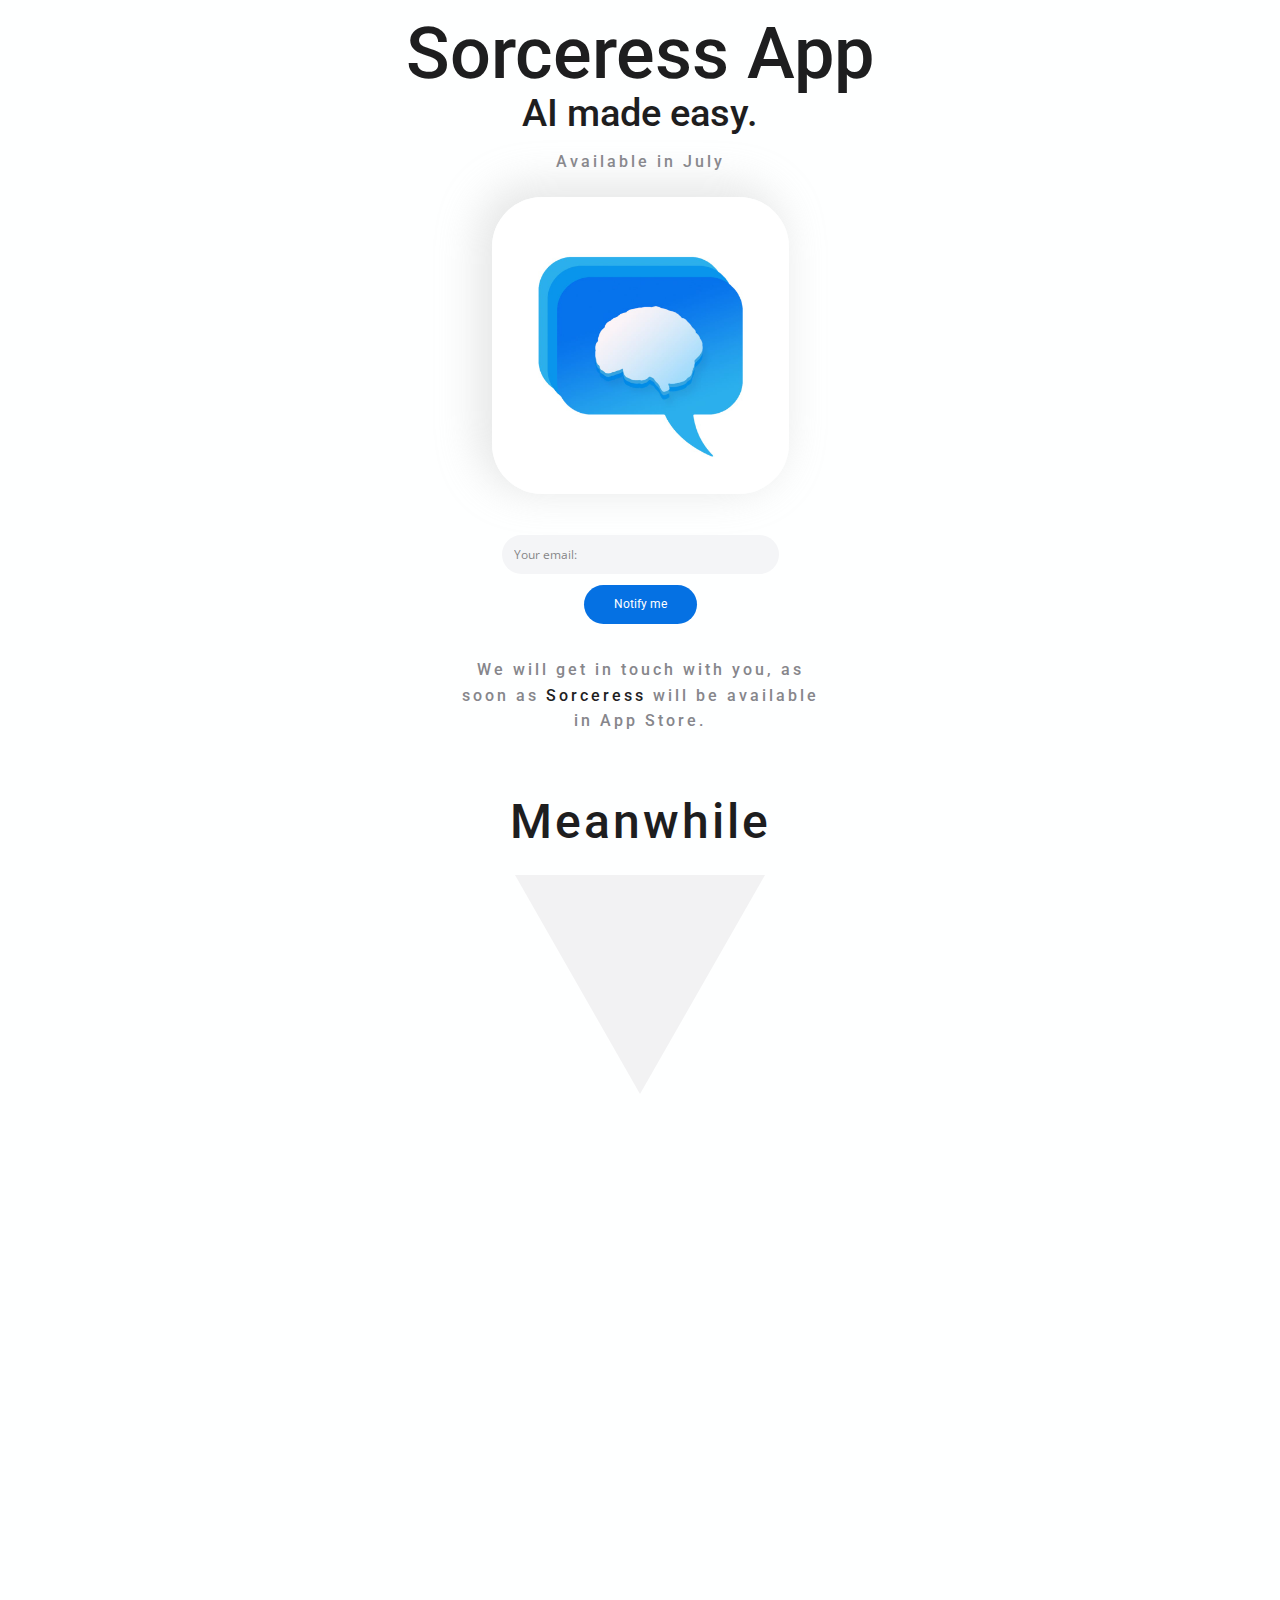
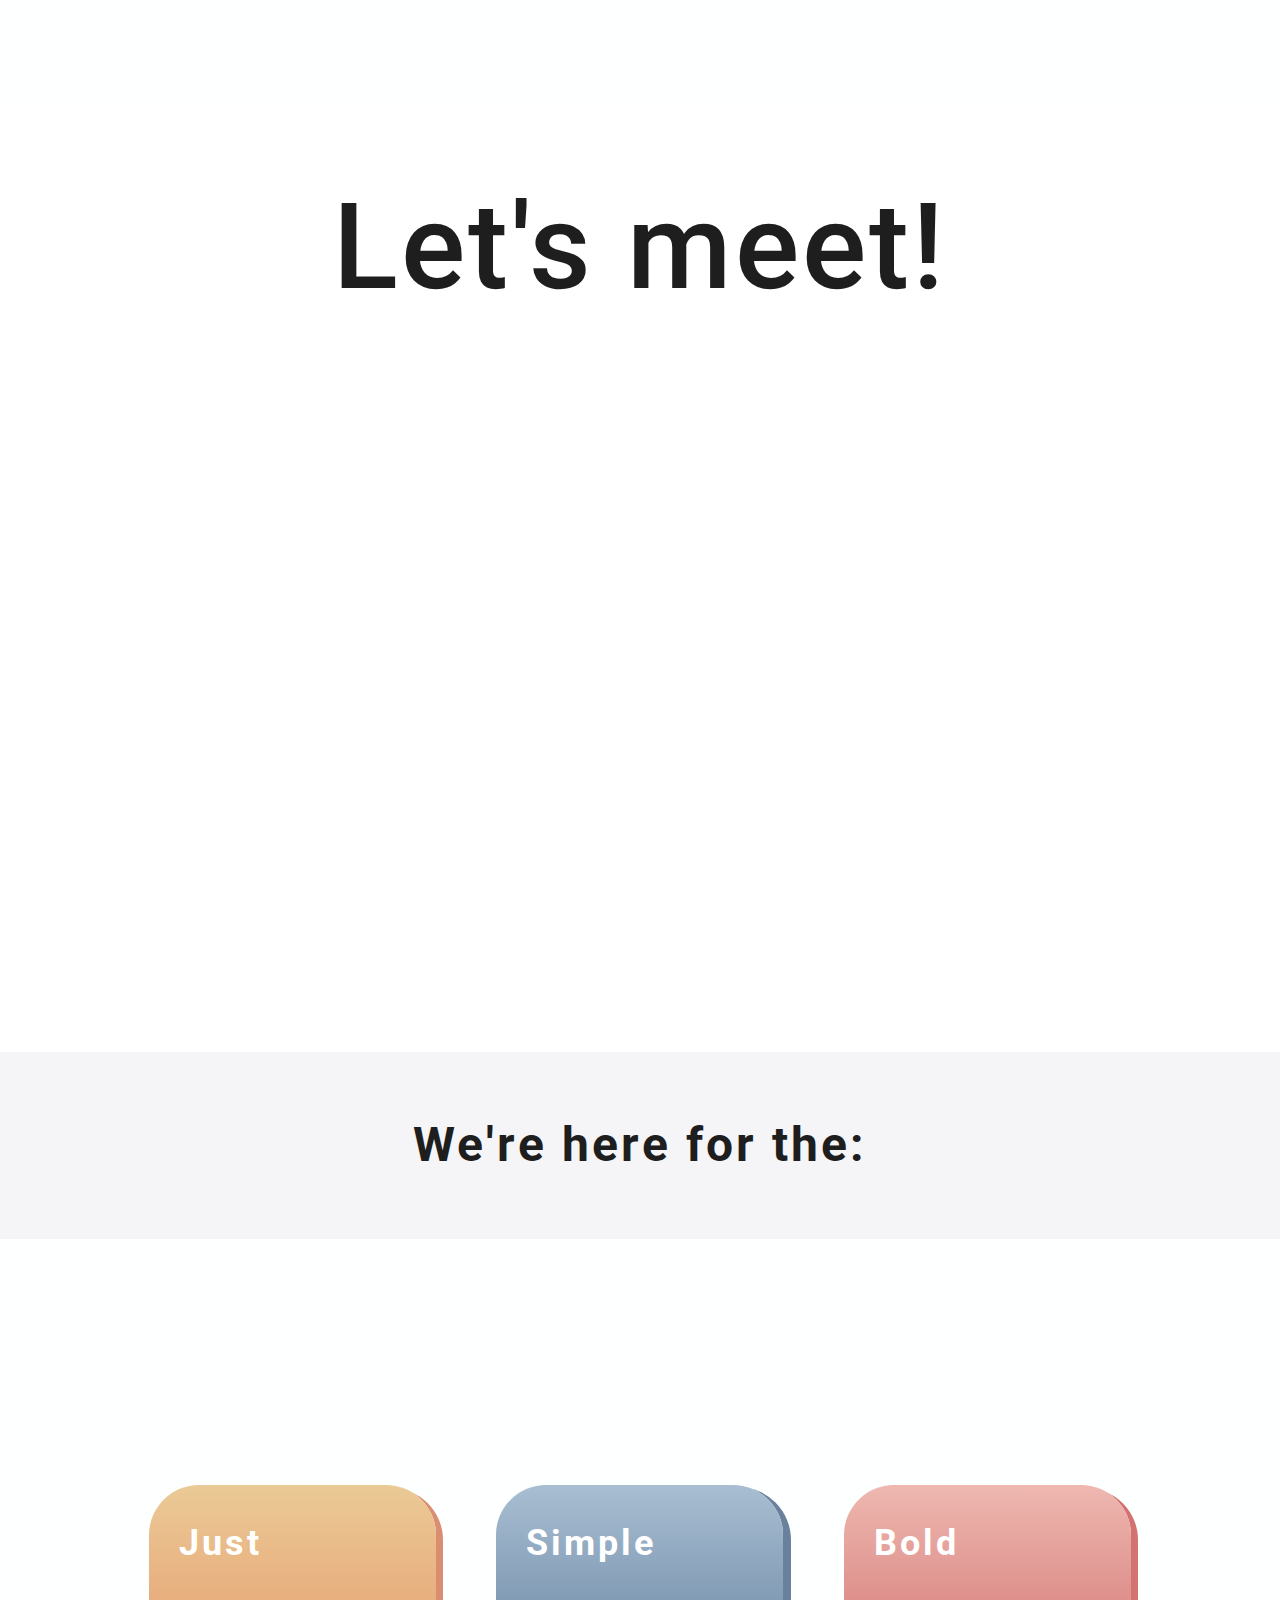
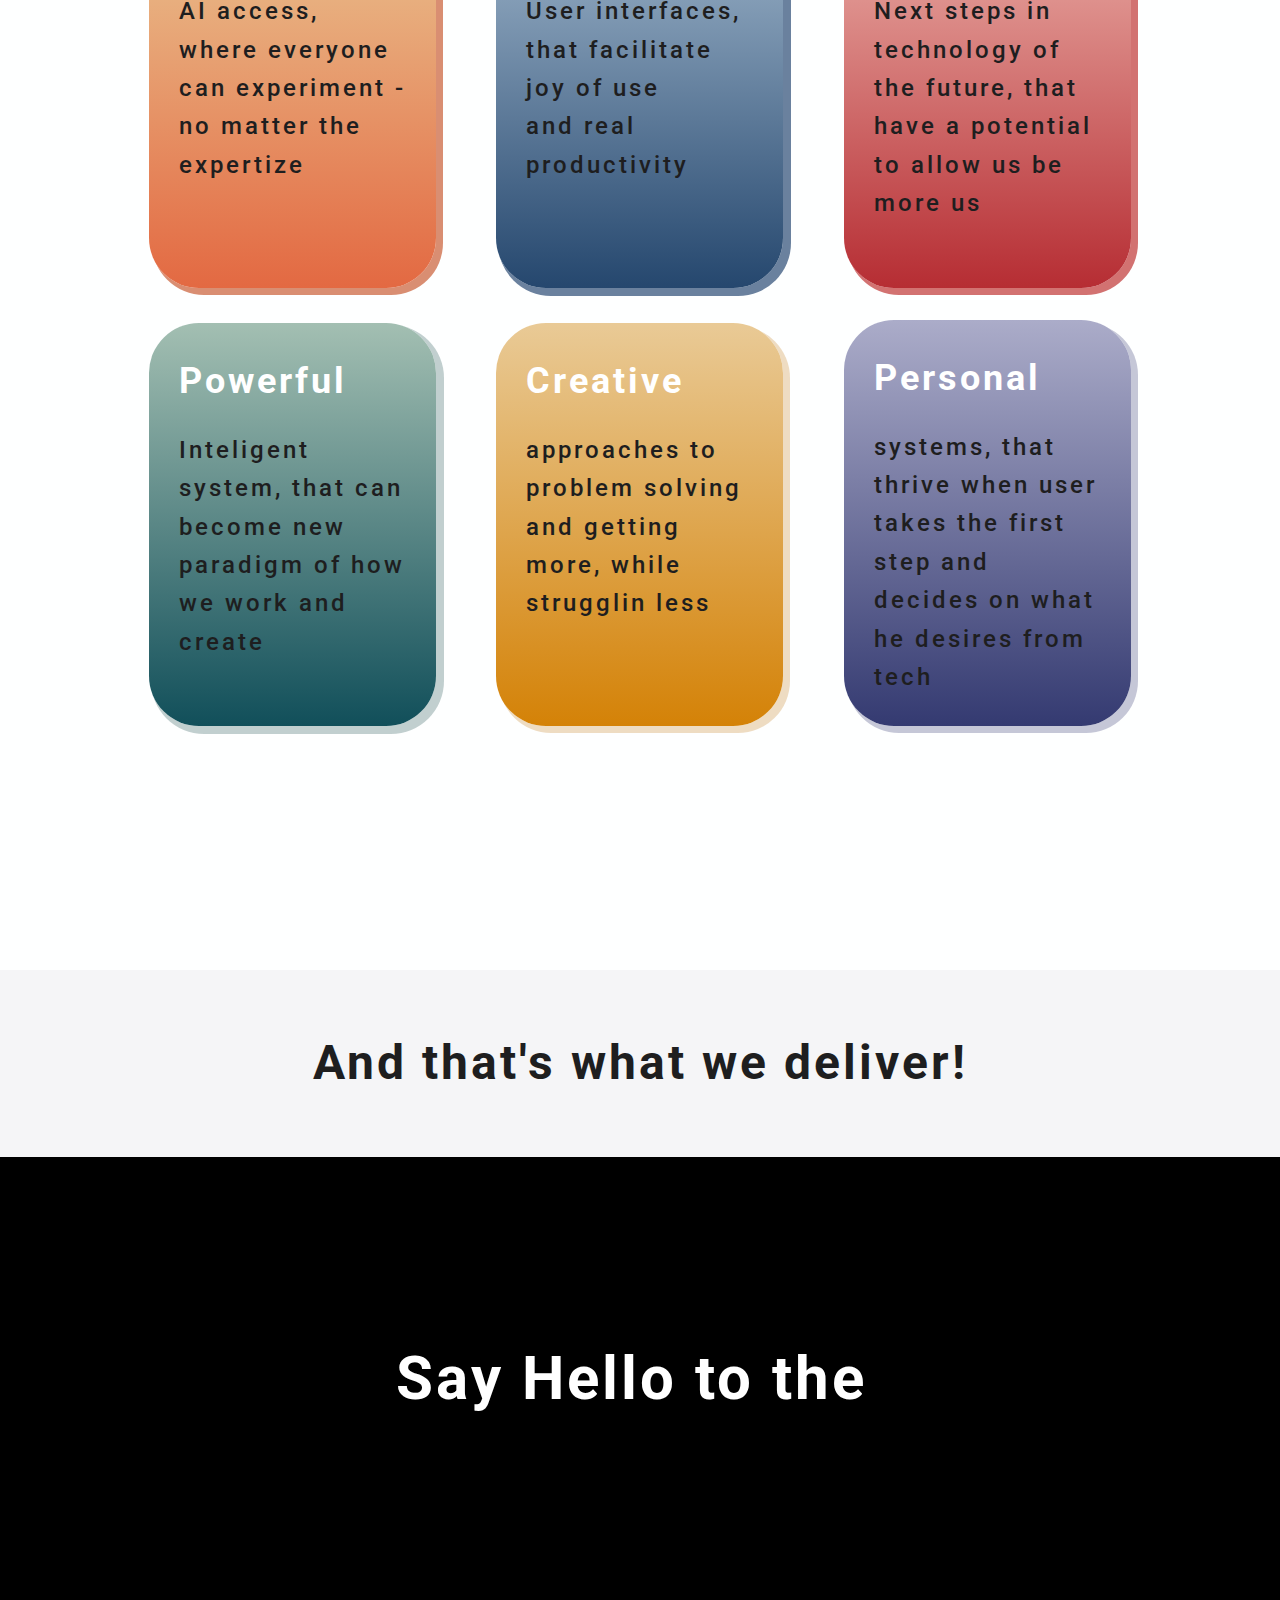
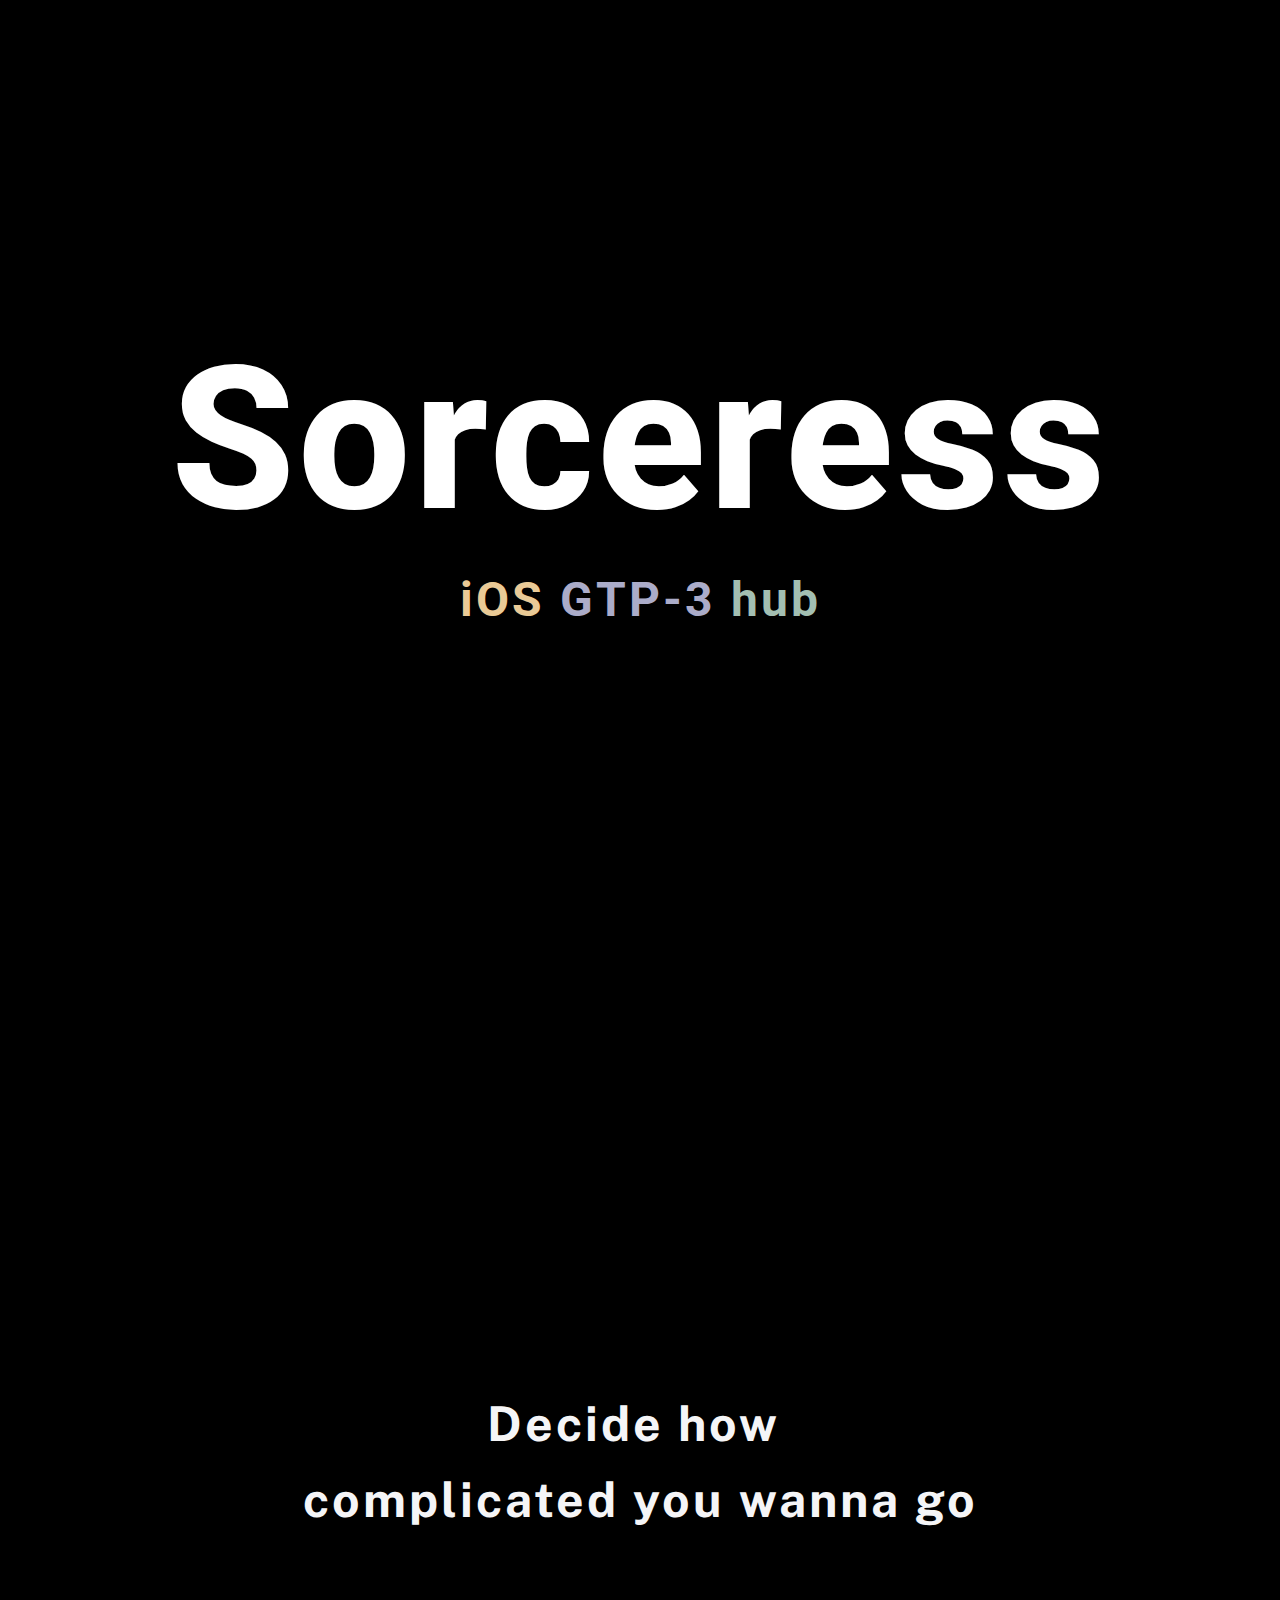
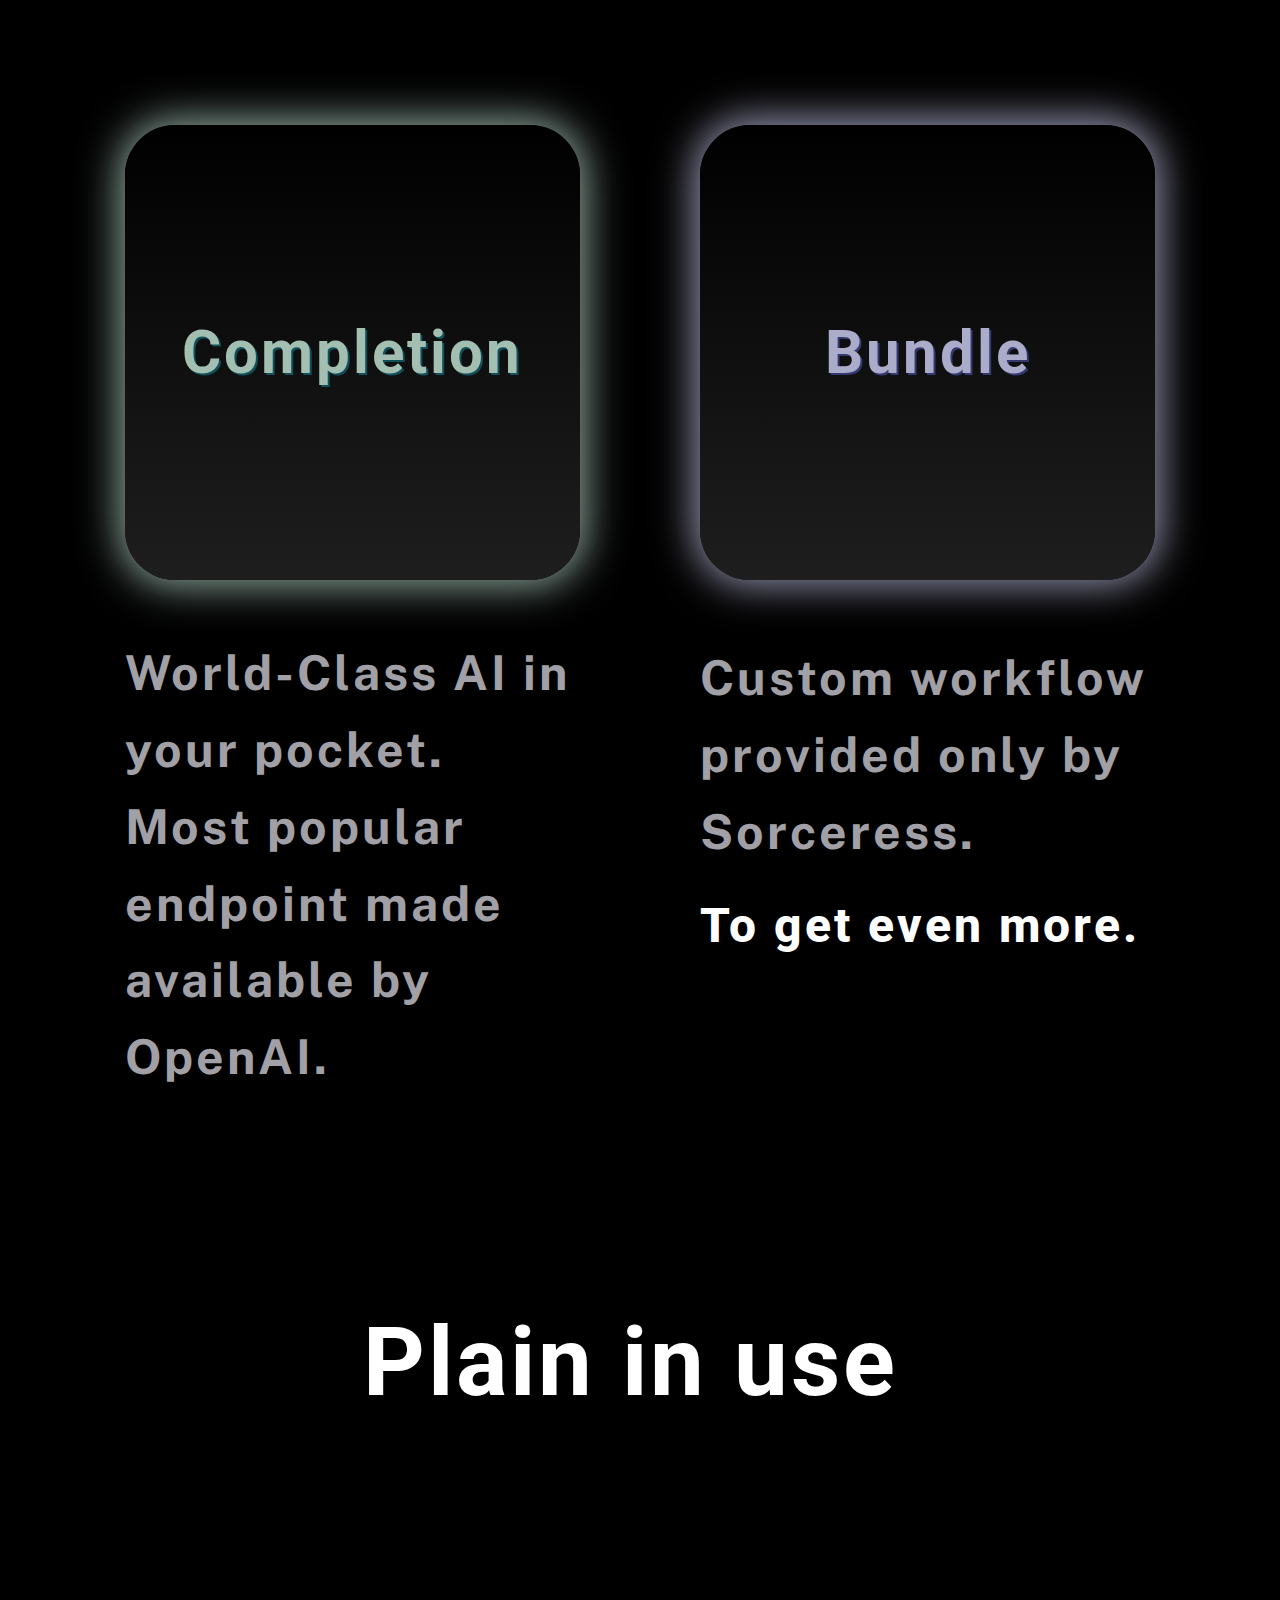
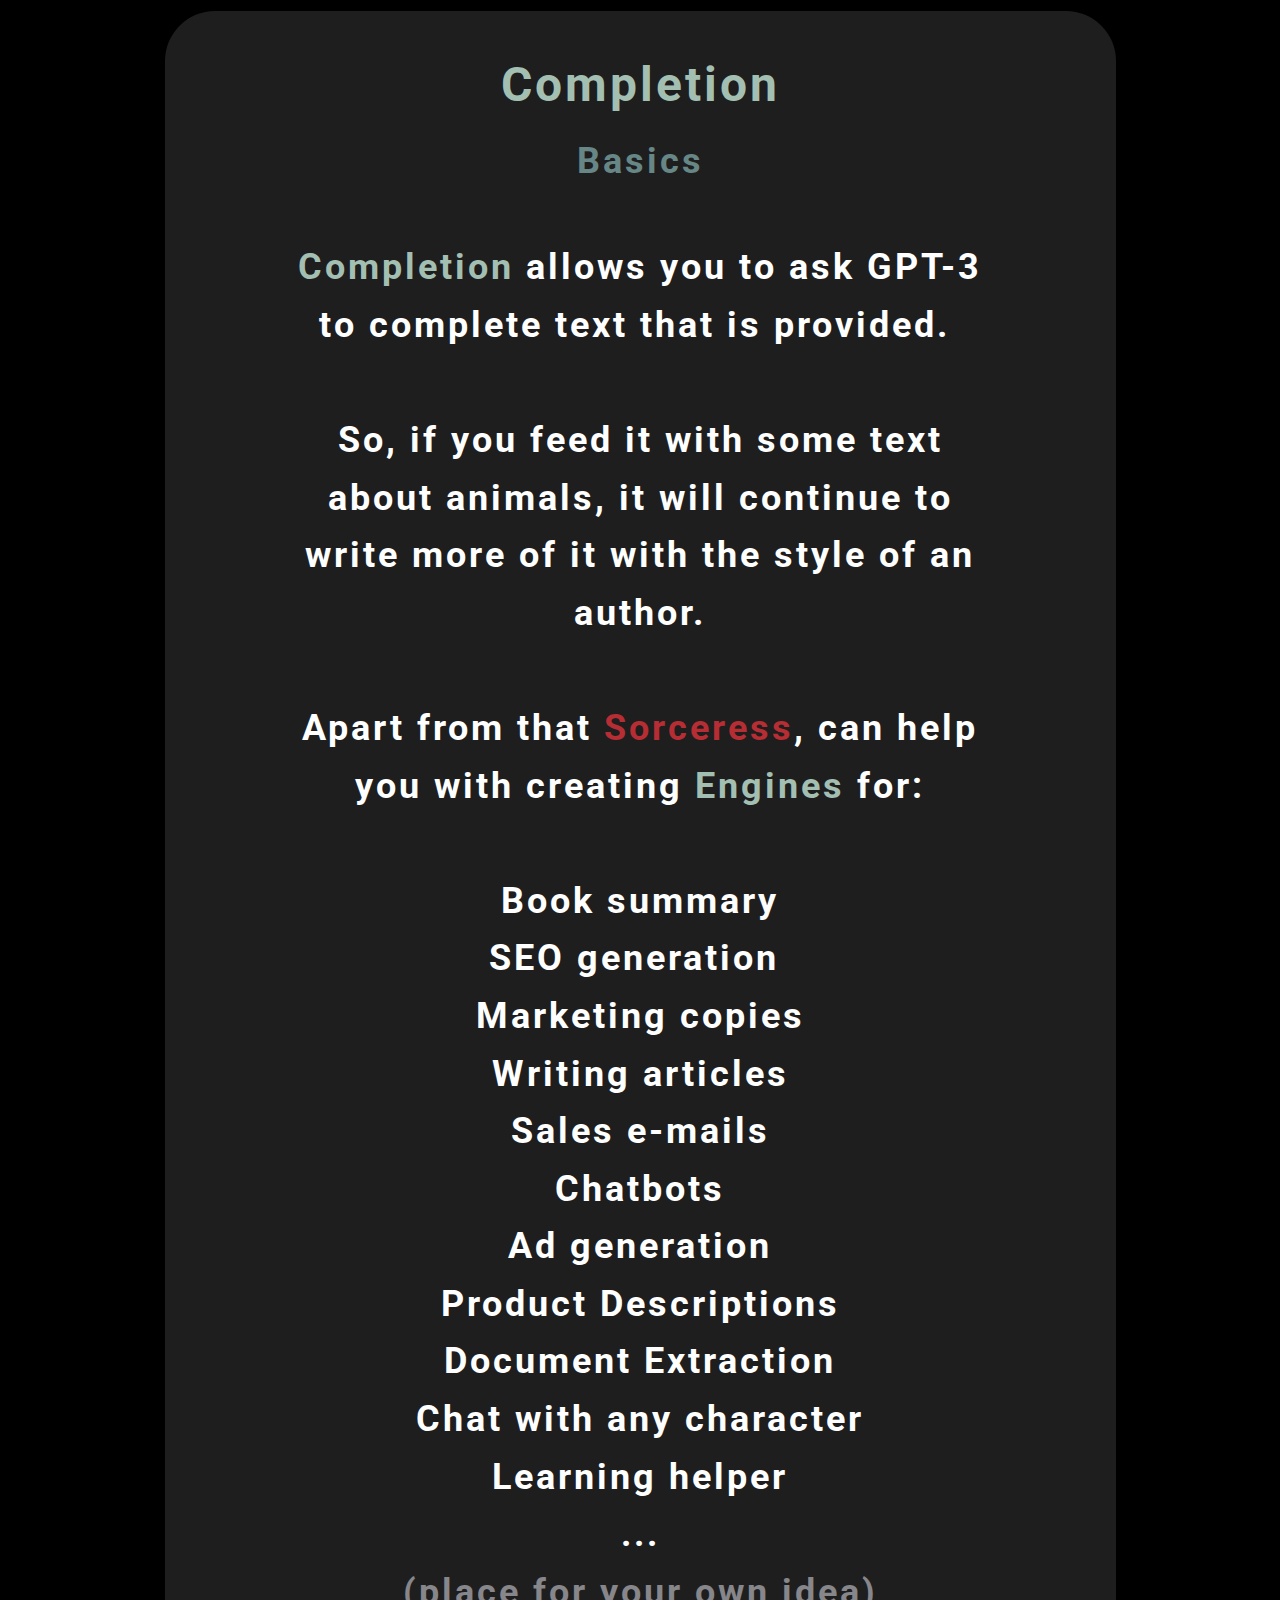
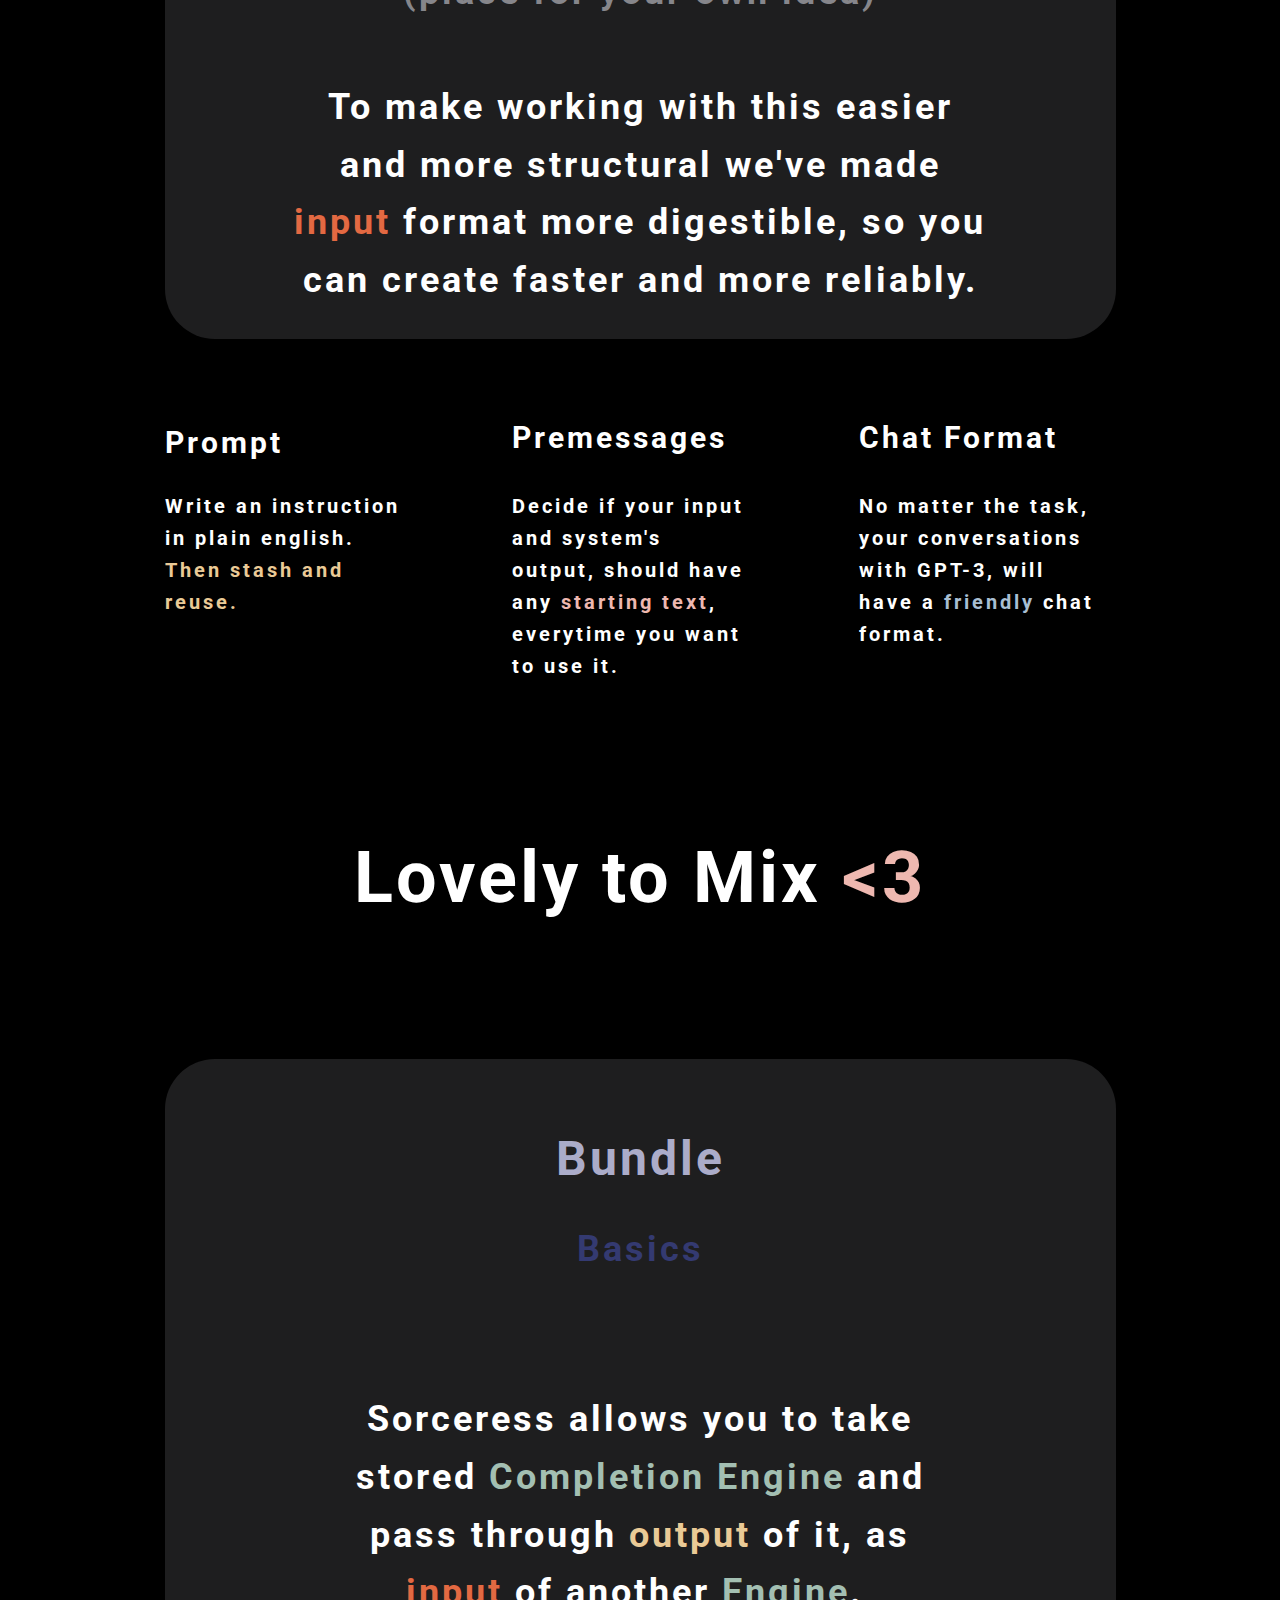
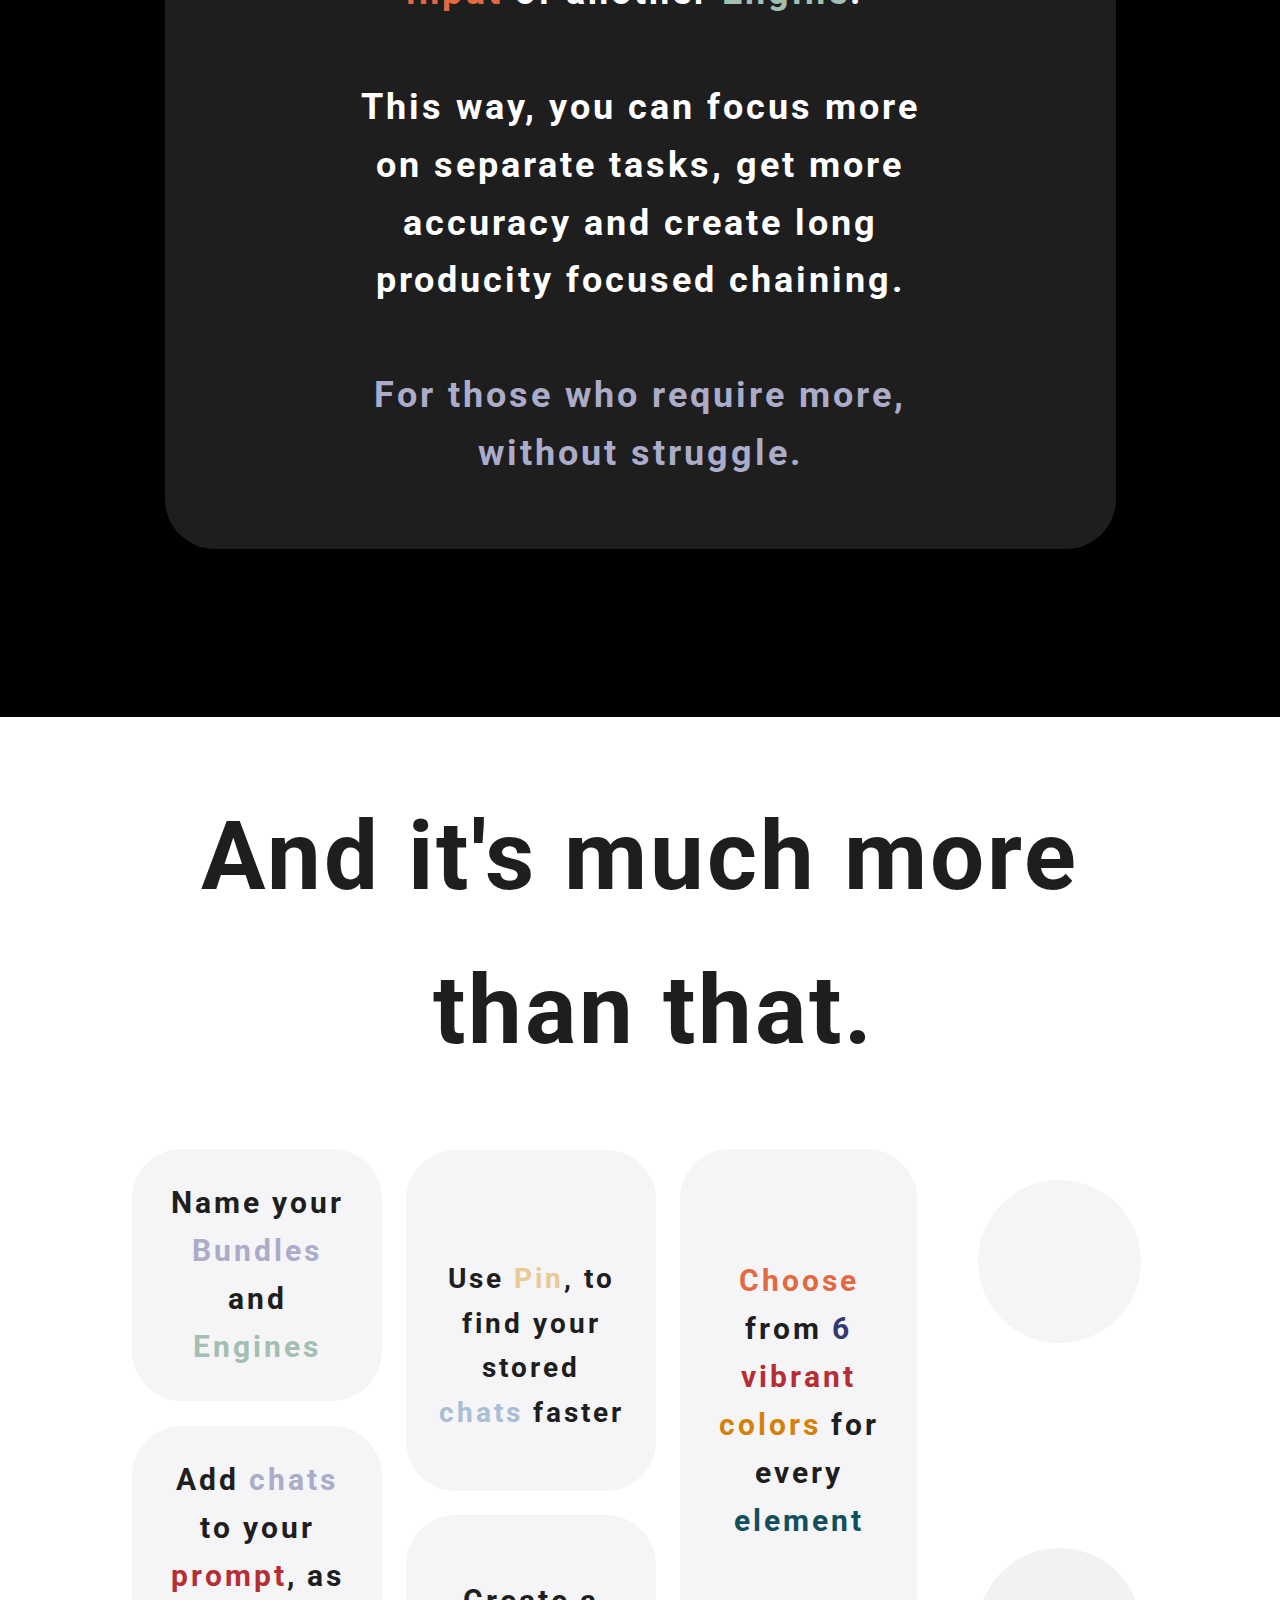
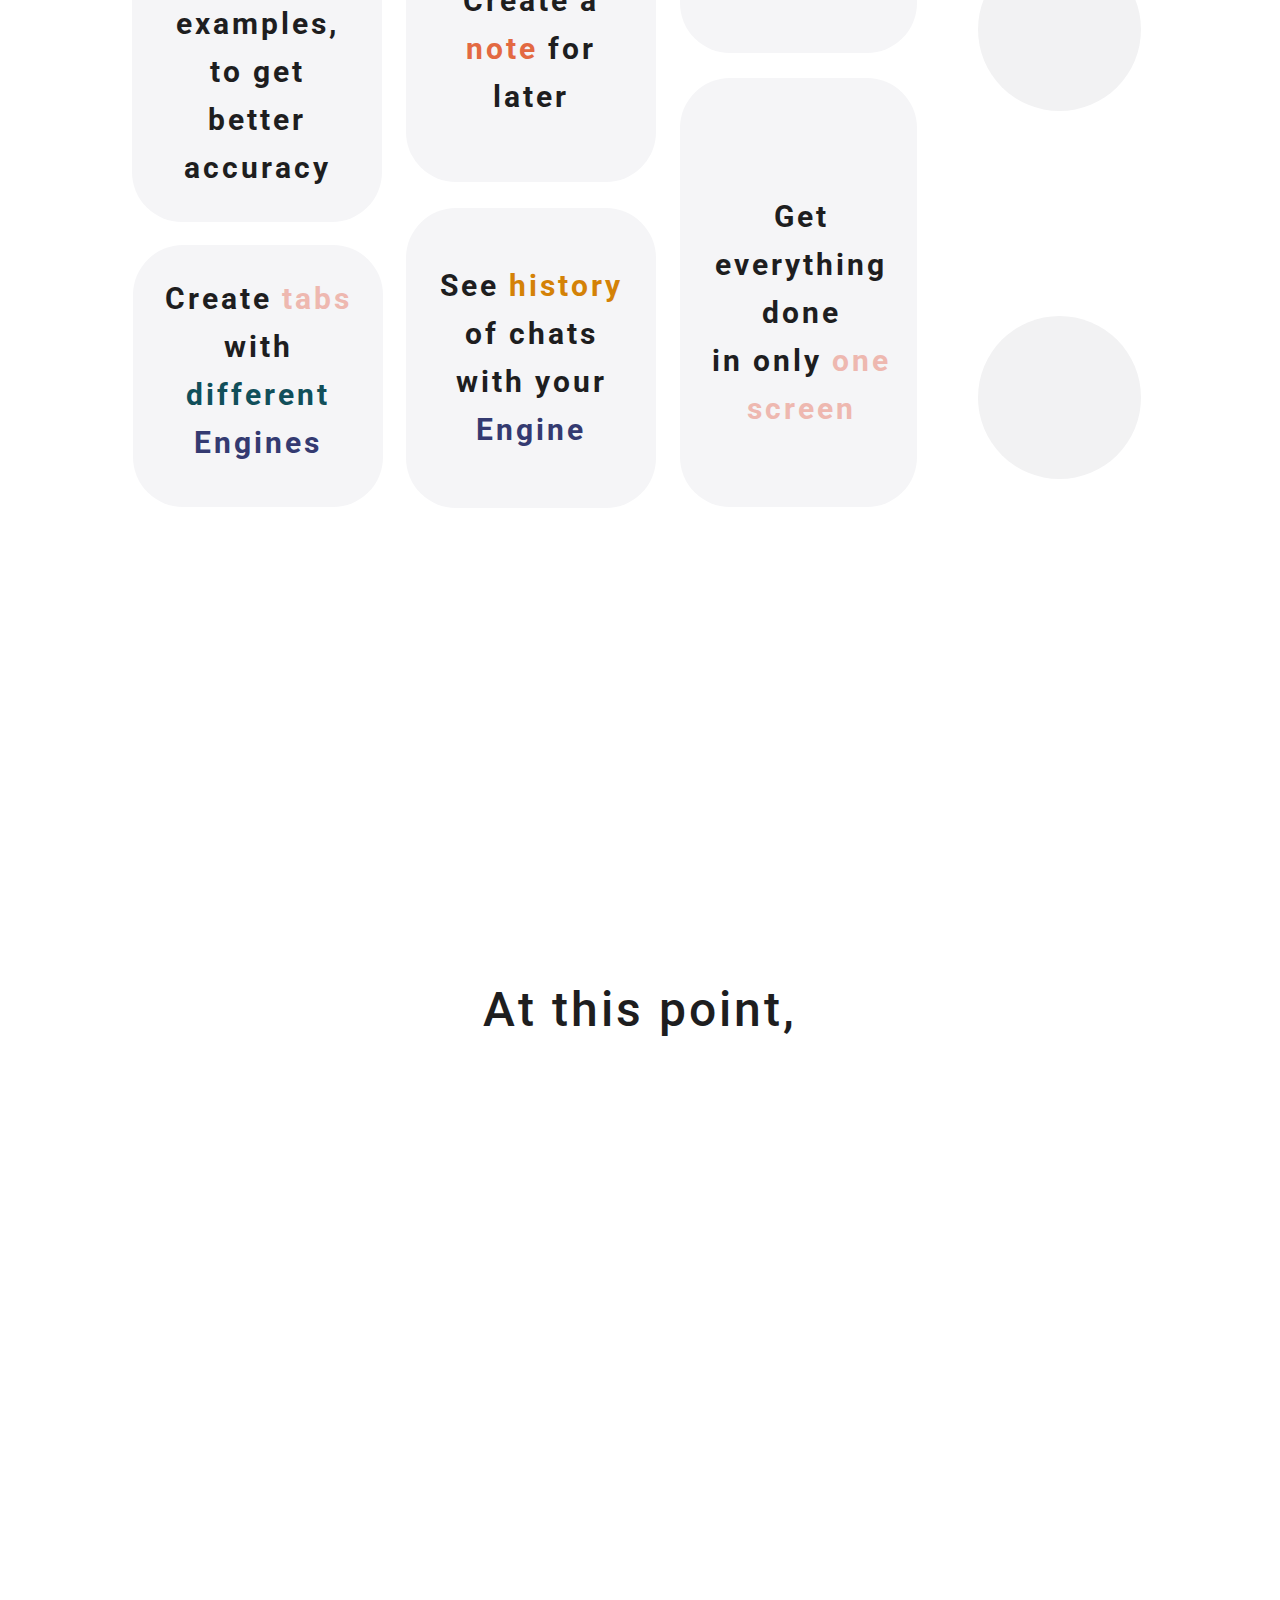
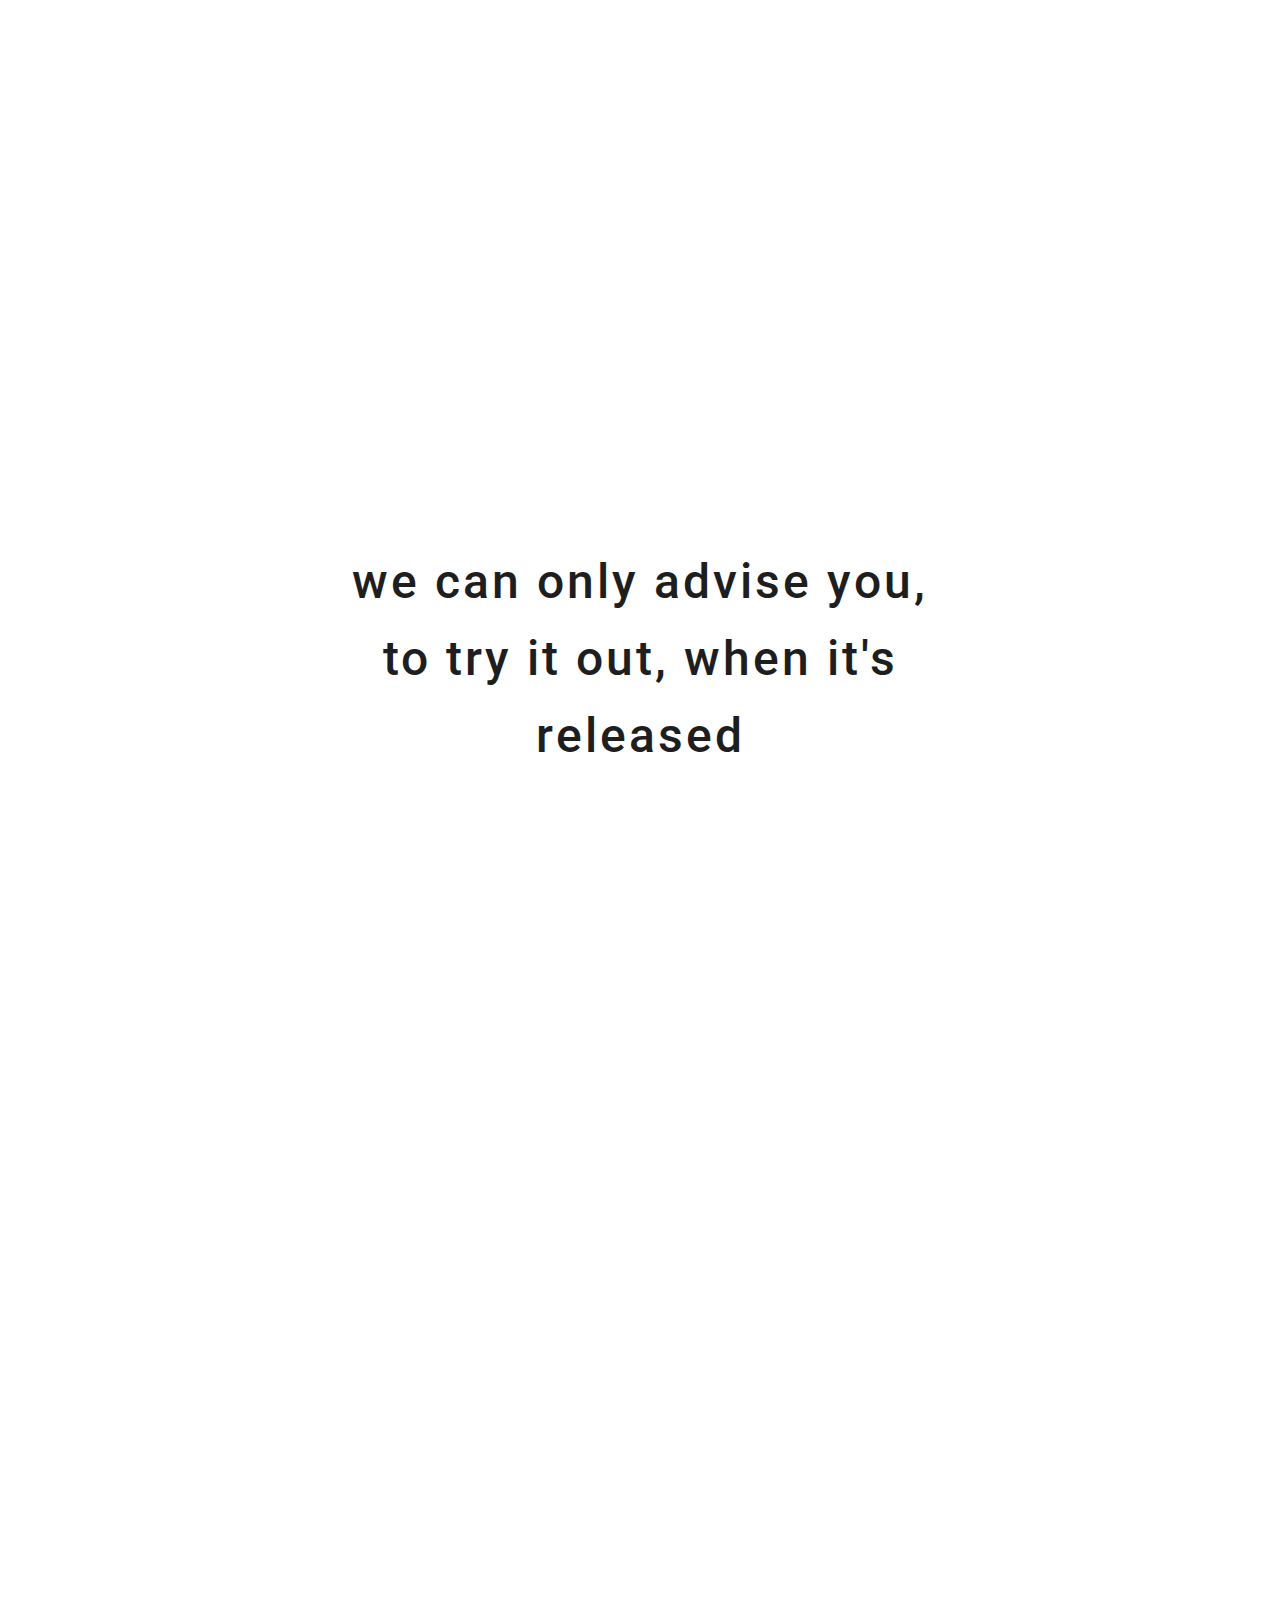
<file: index.html>
<!DOCTYPE html>
<html style="font-size: 16px;" lang="en"><head>
    <meta name="viewport" content="width=device-width, initial-scale=1.0">
    <meta charset="utf-8">
    <meta name="keywords" content="INTUITIVE">
    <meta name="description" content="">
    <title>Sorceress</title>
    <link rel="stylesheet" href="nicepage.css" media="screen">
<link rel="stylesheet" href="Sorceress.css" media="screen">
    <script class="u-script" type="text/javascript" src="jquery.js" defer=""></script>
    <script class="u-script" type="text/javascript" src="nicepage.js" defer=""></script>
    <meta name="generator" content="Nicepage 4.13.4, nicepage.com">
    <link id="u-theme-google-font" rel="stylesheet" href="https://fonts.googleapis.com/css?family=Roboto:100,100i,300,300i,400,400i,500,500i,700,700i,900,900i|Open+Sans:300,300i,400,400i,500,500i,600,600i,700,700i,800,800i">
    <link id="u-page-google-font" rel="stylesheet" href="https://fonts.googleapis.com/css?family=Public+Sans:100,100i,200,200i,300,300i,400,400i,500,500i,600,600i,700,700i,800,800i,900,900i">
    
    
    
    
    
    
    
    
    
    
    
    
    
    <script type="application/ld+json">{
		"@context": "http://schema.org",
		"@type": "Organization",
		"name": ""
}</script>
    <meta name="theme-color" content="#FFFFFF">
    <meta property="og:title" content="Sorceress">
    <meta property="og:type" content="website">
  </head>
  <body data-home-page="Sorceress.html" data-home-page-title="Sorceress" class="u-body u-xl-mode">
    <section class="u-clearfix u-custom-color-2 u-section-1" id="sec-f88a">
      <div class="u-align-left u-clearfix u-sheet u-sheet-1">
        <h1 class="u-custom-font u-heading-font u-text u-text-custom-color-3 u-text-default u-title u-text-1">Sorceress App</h1>
        <h1 class="u-text u-text-custom-color-3 u-text-default u-text-2">AI made easy.</h1>
        <p class="u-custom-font u-heading-font u-text u-text-custom-color-6 u-text-default u-text-3">Available in July</p>
        <img class="u-image u-image-round u-preserve-proportions u-radius-50 u-image-1" src="images/NewGroup.jpg" alt="" data-image-width="1024" data-image-height="1024">
        <div class="u-form u-form-1">
          <form action="https://gmail.us11.list-manage.com/subscribe/post?u=53c9db76535b487b1f59cd164&amp;amp;id=b4d7ce4371" method="POST" class="u-clearfix u-form-spacing-10 u-form-vertical u-inner-form" source="mailchimp" name="form-1" style="padding: 10px;">
            <div class="u-form-email u-form-group">
              <label for="email-2b4d" class="u-form-control-hidden u-label u-label-1"></label>
              <input type="email" placeholder="Your email:" id="email-2b4d" name="email" class="u-custom-color-4 u-input u-input-rectangle u-radius-30 u-input-1" required="">
            </div>
            <div class="u-align-center u-form-group u-form-submit">
              <a href="#" class="u-border-none u-btn u-btn-round u-btn-submit u-button-style u-custom-color-5 u-custom-font u-heading-font u-hover-palette-1-base u-radius-30 u-btn-1">Notify me</a>
              <input type="submit" value="submit" class="u-form-control-hidden">
            </div>
            <div class="u-form-send-message u-form-send-success">Thank you! Your message has been sent.</div>
            <div class="u-form-send-error u-form-send-message"> Unable to send your message. Please fix errors then try again. </div>
            <input type="hidden" value="" name="recaptchaResponse">
          </form>
        </div>
        <p class="u-align-center u-custom-font u-heading-font u-text u-text-custom-color-6 u-text-4">We will get in touch with you, as soon as <span class="u-text-custom-color-3">Sorceress</span> will be available in App Store.
        </p>
        <p class="u-align-center u-custom-font u-heading-font u-text u-text-5">Meanwhile</p>
        <div class="u-rotation-parent u-rotation-parent-1">
          <div class="u-rotate-180 u-shape u-shape-svg u-text-custom-color-7 u-shape-1">
            <svg class="u-svg-link" preserveAspectRatio="none" viewBox="0 0 160 140" style=""><use xmlns:xlink="http://www.w3.org/1999/xlink" xlink:href="#svg-c7b9"></use></svg>
            <svg class="u-svg-content" viewBox="0 0 160 140" x="0px" y="0px" id="svg-c7b9"><path d="M80,0l80,140H0L80,0z"></path></svg>
          </div>
        </div>
      </div>
    </section>
    <section class="u-align-center u-clearfix u-white u-section-2" id="sec-2c86">
      <div class="u-clearfix u-sheet u-sheet-1">
        <p class="u-custom-font u-heading-font u-text u-text-custom-color-3 u-text-default u-text-1">Let's meet!</p>
      </div>
      <style data-mode="XXL">@media (max-width: 0px) {
   .u-section-2 {
    background-image: none;
  }
  .u-section-2 .u-sheet-1 {
    min-height: 579px;
  }
  .u-block-24a6-8 {
    min-height: 480px;
    width: 763px;
    margin-top: 50px;
    margin-bottom: 50px;
    margin-left: auto;
    margin-right: auto;
  }
  .u-block-24a6-9 {
    position: absolute;
    bottom: 10px;
    width: auto;
    height: auto;
  }
  .u-block-24a6-11 {
    padding-top: 30px;
    padding-bottom: 30px;
    padding-left: 80px;
    padding-right: 80px;
  }
  .u-block-24a6-18 {
    width: 83px;
    height: 83px;
    background-image: url("[data-uri]");
    background-position: 50% 50%;
    margin-top: 0;
    margin-bottom: 0;
    margin-left: auto;
    margin-right: auto;
  }
  .u-block-24a6-15 {
    margin-top: 20px;
    margin-left: 0;
    margin-right: 0;
    margin-bottom: 0;
    font-size: 1.25rem;
  }
  .u-block-24a6-16 {
    font-weight: 700;
    margin-top: 35px;
    margin-left: auto;
    margin-right: auto;
    margin-bottom: 0;
  }
  .u-block-24a6-17 {
    font-size: 1rem;
    font-weight: 400;
    margin-top: 15px;
    margin-left: auto;
    margin-right: auto;
    margin-bottom: 0;
  }
  .u-block-24a6-20 {
    padding-top: 30px;
    padding-bottom: 30px;
    padding-left: 80px;
    padding-right: 80px;
  }
  .u-block-24a6-21 {
    width: 83px;
    height: 83px;
    background-image: url("[data-uri]");
    background-position: 50% 50%;
    margin-top: 0;
    margin-bottom: 0;
    margin-left: auto;
    margin-right: auto;
  }
  .u-block-24a6-22 {
    margin-top: 20px;
    margin-left: 0;
    margin-right: 0;
    margin-bottom: 0;
    font-size: 1.25rem;
  }
  .u-block-24a6-23 {
    font-weight: 700;
    margin-top: 35px;
    margin-left: auto;
    margin-right: auto;
    margin-bottom: 0;
  }
  .u-block-24a6-24 {
    font-size: 1rem;
    font-weight: 400;
    margin-top: 15px;
    margin-left: auto;
    margin-right: auto;
    margin-bottom: 0;
  }
  .u-block-24a6-14 {
    width: 43px;
    height: 43px;
    background-image: none;
  }
  .u-block-24a6-7 {
    width: 43px;
    height: 43px;
    background-image: none;
    left: auto;
    position: absolute;
    right: 0;
  }
}</style>
    </section>
    <section class="u-clearfix u-custom-color-1 u-section-3" id="sec-c90d">
      <div class="u-clearfix u-sheet u-valign-middle u-sheet-1">
        <p class="u-align-center-xs u-custom-font u-heading-font u-text u-text-default u-text-1">We're here for the:</p>
      </div>
    </section>
    <section class="u-clearfix u-custom-color-2 u-section-4" id="sec-b7ae">
      <div class="u-clearfix u-sheet u-valign-middle u-sheet-1">
        <div class="u-list u-list-1">
          <div class="u-repeater u-repeater-1">
            <div class="u-container-style u-list-item u-repeater-item">
              <div class="u-container-layout u-similar-container u-valign-bottom u-container-layout-1">
                <div class="u-container-style u-custom-item u-gradient u-group u-radius-50 u-shape-round u-group-1">
                  <div class="u-container-layout u-valign-top u-container-layout-2">
                    <p class="u-custom-font u-heading-font u-text u-text-white u-text-1">Ju​st</p>
                    <p class="u-align-left u-custom-font u-heading-font u-text u-text-2">AI access, where everyone can experiment - no matter the expertize</p>
                  </div>
                </div>
              </div>
            </div>
            <div class="u-container-style u-list-item u-repeater-item">
              <div class="u-container-layout u-similar-container u-valign-bottom u-container-layout-3">
                <div class="u-container-style u-custom-item u-gradient u-group u-radius-50 u-shape-round u-group-2">
                  <div class="u-container-layout u-valign-top u-container-layout-4">
                    <p class="u-custom-font u-heading-font u-text u-text-default u-text-white u-text-3">Simple</p>
                    <p class="u-align-left u-custom-font u-heading-font u-text u-text-4">User interfaces, that facilitate joy of use&nbsp;<br>and real productivity
                    </p>
                  </div>
                </div>
              </div>
            </div>
            <div class="u-container-style u-list-item u-repeater-item">
              <div class="u-container-layout u-similar-container u-valign-bottom u-container-layout-5">
                <div class="u-container-style u-custom-item u-gradient u-group u-radius-50 u-shape-round u-group-3">
                  <div class="u-container-layout u-valign-top u-container-layout-6">
                    <p class="u-custom-font u-heading-font u-text u-text-default u-text-white u-text-5">Bold</p>
                    <p class="u-align-left u-custom-font u-heading-font u-text u-text-6">Next steps in technology of the future, that have a potential to allow us be more us</p>
                  </div>
                </div>
              </div>
            </div>
            <div class="u-container-style u-list-item u-repeater-item">
              <div class="u-container-layout u-similar-container u-valign-bottom u-container-layout-7">
                <div class="u-container-style u-custom-item u-gradient u-group u-radius-50 u-shape-round u-group-4">
                  <div class="u-container-layout u-valign-top u-container-layout-8">
                    <p class="u-custom-font u-heading-font u-text u-text-default u-text-white u-text-7">Powerful</p>
                    <p class="u-align-left u-custom-font u-heading-font u-text u-text-8">Inteligent system, that can become new paradigm of how we work and create</p>
                  </div>
                </div>
              </div>
            </div>
            <div class="u-container-style u-list-item u-repeater-item">
              <div class="u-container-layout u-similar-container u-valign-bottom u-container-layout-9">
                <div class="u-container-style u-custom-item u-gradient u-group u-radius-50 u-shape-round u-group-5">
                  <div class="u-container-layout u-valign-top u-container-layout-10">
                    <p class="u-custom-font u-heading-font u-text u-text-default u-text-white u-text-9">Creative</p>
                    <p class="u-align-left u-custom-font u-heading-font u-text u-text-10">approaches to problem solving and getting more, while strugglin less</p>
                  </div>
                </div>
              </div>
            </div>
            <div class="u-container-style u-list-item u-repeater-item">
              <div class="u-container-layout u-similar-container u-valign-bottom u-container-layout-11">
                <div class="u-container-style u-custom-item u-gradient u-group u-radius-50 u-shape-round u-group-6">
                  <div class="u-container-layout u-valign-top u-container-layout-12">
                    <p class="u-custom-font u-heading-font u-text u-text-default u-text-white u-text-11">Personal</p>
                    <p class="u-align-left u-custom-font u-heading-font u-text u-text-12">systems, that thrive when user takes the first step and decides on what he desires from tech</p>
                  </div>
                </div>
              </div>
            </div>
          </div>
        </div>
      </div>
    </section>
    <section class="u-clearfix u-custom-color-1 u-section-5" id="sec-2a8b">
      <div class="u-clearfix u-sheet u-valign-middle u-sheet-1">
        <p class="u-align-center-xs u-custom-font u-heading-font u-text u-text-default u-text-1">And that's what we deliver!</p>
      </div>
    </section>
    <section class="u-clearfix u-custom-color-26 u-section-6" id="sec-4c79">
      <div class="u-clearfix u-sheet u-sheet-1">
        <p class="u-align-center-xs u-custom-font u-heading-font u-text u-text-default u-text-1">
          <span class="u-text-custom-color-20">
            <span class="u-text-white">Say Hello to the</span>&nbsp;
          </span>
          <span class="u-text-white" style="">
            <br>
          </span>
        </p>
        <p class="u-align-center u-custom-font u-heading-font u-text u-text-2">
          <span class="u-text-white">Sorceress</span>
        </p>
        <p class="u-align-center u-custom-font u-heading-font u-text u-text-custom-color-27 u-text-3">
          <span class="u-text-custom-color-11">
            <span class="u-text-custom-color-10">iOS</span>
          </span>
          <span class="u-text-custom-color-18">GTP-3</span>
          <span class="u-text-custom-color-8">hub</span>
        </p>
      </div>
    </section>
    <section class="u-black u-clearfix u-section-7" id="sec-f279">
      <div class="u-clearfix u-sheet u-sheet-1">
        <p class="u-align-center u-heading-font u-text u-text-custom-color-1 u-text-default u-text-1">Decide how&nbsp;<br>complicated you wanna go
        </p>
        <div class="u-container-style u-gradient u-group u-preserve-proportions u-radius-50 u-shape-round u-group-1">
          <div class="u-container-layout u-valign-middle u-container-layout-1">
            <p class="u-align-center u-custom-font u-heading-font u-text u-text-custom-color-18 u-text-default u-text-2">Bundle</p>
          </div>
        </div>
        <div class="u-container-style u-gradient u-group u-preserve-proportions u-radius-50 u-shape-round u-group-2">
          <div class="u-container-layout u-valign-middle u-container-layout-2">
            <p class="u-align-center u-custom-font u-heading-font u-text u-text-custom-color-8 u-text-3">Completion</p>
          </div>
        </div>
        <p class="u-align-center-sm u-align-center-xs u-heading-font u-text u-text-4">
          <span class="u-text-custom-color-27">World-Class AI in your pocket.<br>Most popular endpoint made available by OpenAI.&nbsp;
          </span>
          <br>
        </p>
        <p class="u-align-center-sm u-align-center-xs u-heading-font u-text u-text-5">
          <span style="font-size: 3rem;" class="u-text-custom-color-27">Custom workflow provided only by Sorceress.&nbsp;</span>
          <br>
        </p>
        <p class="u-align-center-sm u-align-center-xs u-custom-font u-heading-font u-text u-text-body-alt-color u-text-6">
          <span style="font-size: 3rem;">To get even more.</span>
          <br>
        </p>
      </div>
    </section>
    <section class="u-black u-clearfix u-section-8" id="sec-1d2d">
      <div class="u-clearfix u-sheet u-sheet-1">
        <p class="u-align-center-xs u-custom-font u-heading-font u-text u-text-1">
          <span style="font-size: 6rem;">Plain in use</span>
          <br>
        </p>
        <div class="u-container-style u-custom-color-3 u-expanded-width-lg u-expanded-width-md u-expanded-width-sm u-expanded-width-xs u-group u-radius-50 u-shape-round u-group-1">
          <div class="u-container-layout u-valign-bottom u-container-layout-1">
            <p class="u-align-center u-custom-font u-heading-font u-text u-text-custom-color-8 u-text-2">
              <span style="font-size: 3rem;">Completion</span>
              <br>
              <span class="u-text-custom-color-23" style="font-size: 2.25rem;">Basics</span>
            </p>
            <p class="u-align-center u-custom-font u-heading-font u-text u-text-3">
              <span class="u-text-custom-color-8">Completion </span>allows you to ask GPT-3 to complete text that is provided.&nbsp;<br>
              <br>So, if you feed it with some text about animals, it will continue to write more of it with the style of an author.<br>
              <br>Apart from that <span class="u-text-custom-color-15">Sorceress</span>, can help you with creating <span class="u-text-custom-color-8">Engines</span> for:<br>
              <br>Book summary<br>SEO generation&nbsp;<br>Marketing copies<br>Writing articles<br>Sales e-mails<br>Chatbots<br>Ad generation<br>Product Descriptions<br>Document Extraction<br>Chat with any character<br>Learning helper<br>...<br>
              <span class="u-text-custom-color-6">(place for your own idea)</span>
              <br>
              <br>To make working with this easier and more structural we've made <span class="u-text-custom-color-11">input</span> format more digestible, so you can create faster and more reliably.
            </p>
          </div>
        </div>
        <p class="u-custom-font u-heading-font u-text u-text-4">
          <span style="font-size: 1.875rem;">Prompt</span>
          <br>
        </p>
        <p class="u-align-center-sm u-align-center-xs u-custom-font u-heading-font u-text u-text-5">Premessages<br>
        </p>
        <p class="u-align-center-sm u-align-center-xs u-custom-font u-heading-font u-text u-text-6">Chat Format<br>
        </p>
        <p class="u-align-center-sm u-align-center-xs u-custom-font u-heading-font u-text u-text-7">No matter the task, your conversations with GPT-3, will have a <span class="u-text-custom-color-12">friendly</span> chat format.
        </p>
        <p class="u-align-center-sm u-align-center-xs u-custom-font u-heading-font u-text u-text-8">Write an instruction in plain english.<br>
          <span class="u-text-custom-color-10">Then stash and reuse.</span>
        </p>
        <p class="u-align-center-sm u-align-center-xs u-custom-font u-heading-font u-text u-text-9">Decide if your input and system's output, should have any <span class="u-text-custom-color-14">starting text</span>, everytime you want to use it.
        </p>
      </div>
    </section>
    <section class="u-clearfix u-custom-color-26 u-section-9" id="sec-e002">
      <div class="u-clearfix u-sheet u-sheet-1">
        <p class="u-align-center u-custom-font u-heading-font u-text u-text-1">
          <span style="font-size: 4.5rem;">Lovely to Mix <span class="u-text-custom-color-14">&lt;3</span>
          </span>
          <br>
        </p>
        <div class="u-align-left u-container-style u-custom-color-3 u-group u-radius-50 u-shape-round u-group-1">
          <div class="u-container-layout u-container-layout-1">
            <p class="u-align-center u-custom-font u-heading-font u-text u-text-custom-color-8 u-text-2">
              <span style="font-size: 3rem;" class="u-text-custom-color-18">Bundle </span>
            </p>
            <p class="u-align-center u-custom-font u-heading-font u-text u-text-custom-color-19 u-text-3">Basics</p>
            <p class="u-align-center u-custom-font u-heading-font u-text u-text-4">Sorceress allows you to take stored <span class="u-text-custom-color-8">Completion Engine</span> and pass through <span class="u-text-custom-color-10">output</span> of it, as <span class="u-text-custom-color-11">input</span> of another <span class="u-text-custom-color-8">Engine</span>.&nbsp;<br>
              <br>This way, you can focus more on separate tasks, get more accuracy and create long producity focused chaining.<br>
              <br>
              <span class="u-text-custom-color-18">For those who require more, without struggle.</span>
            </p>
          </div>
        </div>
      </div>
    </section>
    <section class="u-clearfix u-white u-section-10" id="sec-29a7">
      <div class="u-clearfix u-sheet u-sheet-1">
        <p class="u-align-center u-custom-font u-heading-font u-text u-text-default u-text-1">And it's much more<br>&nbsp;than that.
        </p>
        <div class="u-align-center u-container-style u-custom-color-1 u-group u-preserve-proportions u-radius-50 u-shape-round u-group-1">
          <div class="u-container-layout u-valign-middle u-container-layout-1">
            <p class="u-custom-font u-heading-font u-text u-text-2">Name your <span class="u-text-custom-color-18">Bundles</span> and <span class="u-text-custom-color-8">Engines</span>
            </p>
          </div>
        </div>
        <div class="u-align-center u-container-style u-custom-color-1 u-group u-radius-50 u-shape-round u-group-2">
          <div class="u-container-layout u-valign-middle u-container-layout-2">
            <p class="u-custom-font u-heading-font u-text u-text-3">Create a <span class="u-text-custom-color-11">note</span> for later
            </p>
          </div>
        </div>
        <div class="u-align-center u-container-style u-custom-color-1 u-group u-radius-50 u-shape-round u-group-3">
          <div class="u-container-layout u-valign-middle-lg u-valign-middle-md u-valign-middle-xl u-container-layout-3">
            <p class="u-custom-font u-heading-font u-text u-text-4">
              <span class="u-text-custom-color-11">Choose </span>from <span class="u-text-custom-color-19">6</span>
              <span class="u-text-custom-color-15">vibrant</span>
              <span class="u-text-custom-color-17">colors</span> for every <span class="u-text-custom-color-9">element</span>
            </p>
          </div>
        </div>
        <div class="u-align-center u-container-style u-custom-color-1 u-group u-preserve-proportions u-radius-50 u-shape-round u-group-4">
          <div class="u-container-layout u-valign-middle-sm u-valign-middle-xl u-valign-middle-xs u-container-layout-4">
            <p class="u-custom-font u-heading-font u-text u-text-default-xl u-text-5">Add <span class="u-text-custom-color-18">chats</span> to your <span class="u-text-custom-color-15">prompt</span>, as examples, to get better accuracy
            </p>
          </div>
        </div>
        <div class="u-align-center u-container-style u-custom-color-1 u-group u-preserve-proportions u-radius-50 u-shape-round u-group-5">
          <div class="u-container-layout u-valign-middle u-container-layout-5">
            <p class="u-custom-font u-heading-font u-text u-text-6">See <span class="u-text-custom-color-17">history</span> of chats with your <span class="u-text-custom-color-19">Engine</span>
            </p>
          </div>
        </div>
        <div class="u-align-center u-container-style u-custom-color-1 u-group u-radius-50 u-shape-round u-group-6">
          <div class="u-container-layout u-valign-middle u-container-layout-6">
            <p class="u-custom-font u-heading-font u-text u-text-7">Use <span class="u-text-custom-color-16">Pin</span>, to find your stored <span class="u-text-custom-color-12">chats</span> faster
            </p>
          </div>
        </div>
        <div class="u-align-center u-container-style u-custom-color-1 u-group u-radius-50 u-shape-round u-group-7">
          <div class="u-container-layout u-valign-middle-sm u-valign-middle-xs u-container-layout-7">
            <p class="u-custom-font u-heading-font u-text u-text-8">Create <span class="u-text-custom-color-14">tabs </span>with <span class="u-text-custom-color-9">different</span>
              <span class="u-text-custom-color-19">Engines</span>
            </p>
          </div>
        </div>
        <div class="u-align-center u-container-style u-custom-color-1 u-group u-radius-50 u-shape-round u-group-8">
          <div class="u-container-layout u-valign-middle-lg u-valign-middle-md u-valign-middle-xl u-container-layout-8">
            <p class="u-custom-font u-heading-font u-text u-text-9">Get everything done<br>in only <span class="u-text-custom-color-14">one screen</span>
            </p>
          </div>
        </div>
        <div class="u-align-center u-container-style u-group u-radius-50 u-shape-round u-white u-group-9">
          <div class="u-container-layout u-valign-bottom u-container-layout-9">
            <div class="u-custom-color-4 u-shape u-shape-circle u-shape-1"></div>
            <div class="u-custom-color-7 u-shape u-shape-circle u-shape-2"></div>
            <div class="u-custom-color-7 u-shape u-shape-circle u-shape-3"></div>
          </div>
        </div>
      </div>
    </section>
    <section class="u-clearfix u-section-11" id="sec-ed07">
      <div class="u-clearfix u-sheet u-sheet-1">
        <p class="u-custom-font u-heading-font u-text u-text-default u-text-1">At this point,</p>
        <p class="u-align-center u-custom-font u-heading-font u-text u-text-2">we can only advise you, to try it out, when it's released</p>
        <p class="u-align-center-sm u-align-center-xs u-custom-font u-heading-font u-text u-text-default u-text-3">You already know it's worth</p>
      </div>
    </section>
    <section class="u-clearfix u-custom-color-2 u-section-12" id="sec-77f8">
      <div class="u-align-left u-clearfix u-sheet u-sheet-1">
        <h1 class="u-custom-font u-heading-font u-text u-text-custom-color-3 u-text-default u-title u-text-1">Sorceress App</h1>
        <h1 class="u-text u-text-custom-color-3 u-text-default u-text-2">AI made easy.</h1>
        <p class="u-custom-font u-heading-font u-text u-text-custom-color-6 u-text-default u-text-3">Available in July</p>
        <img class="u-image u-image-round u-preserve-proportions u-radius-50 u-image-1" src="images/NewGroup.jpg" alt="" data-image-width="1024" data-image-height="1024">
        <div class="u-form u-form-1">
          <form action="https://gmail.us11.list-manage.com/subscribe/post?u=53c9db76535b487b1f59cd164&amp;amp;id=b4d7ce4371" method="POST" class="u-clearfix u-form-spacing-11 u-form-vertical u-inner-form" source="mailchimp" name="form" style="padding: 10px;">
            <div class="u-form-email u-form-group">
              <label for="email-2b4d" class="u-form-control-hidden u-label u-label-1"></label>
              <input type="email" placeholder="Your email:" id="email-2b4d" name="email" class="u-custom-color-4 u-input u-input-rectangle u-radius-30 u-input-1" required="">
            </div>
            <div class="u-align-center u-form-group u-form-submit">
              <a href="#" class="u-border-none u-btn u-btn-round u-btn-submit u-button-style u-custom-color-5 u-custom-font u-heading-font u-hover-palette-1-base u-radius-30 u-btn-1">Notify me</a>
              <input type="submit" value="submit" class="u-form-control-hidden">
            </div>
            <div class="u-form-send-message u-form-send-success">Thank you! Your message has been sent.</div>
            <div class="u-form-send-error u-form-send-message"> Unable to send your message. Please fix errors then try again. </div>
            <input type="hidden" value="" name="recaptchaResponse">
          </form>
        </div>
        <p class="u-align-center u-custom-font u-heading-font u-text u-text-custom-color-6 u-text-4">We will get in touch with you, as soon as <span class="u-text-custom-color-3">Sorceress</span> will be available in App Store.
        </p>
        <p class="u-align-center u-custom-font u-heading-font u-text u-text-5">
          <span class="u-text-custom-color-27">If you're interested to talk with us about anything relating to this project,&nbsp;<br>please use this email: 
          </span>JonaszKopecki@gmail.com&nbsp;
        </p>
        <p class="u-align-center u-custom-font u-heading-font u-small-text u-text u-text-variant u-text-6">We're glad, that you're here.</p>
      </div>
    </section>
</body></html>
</file>
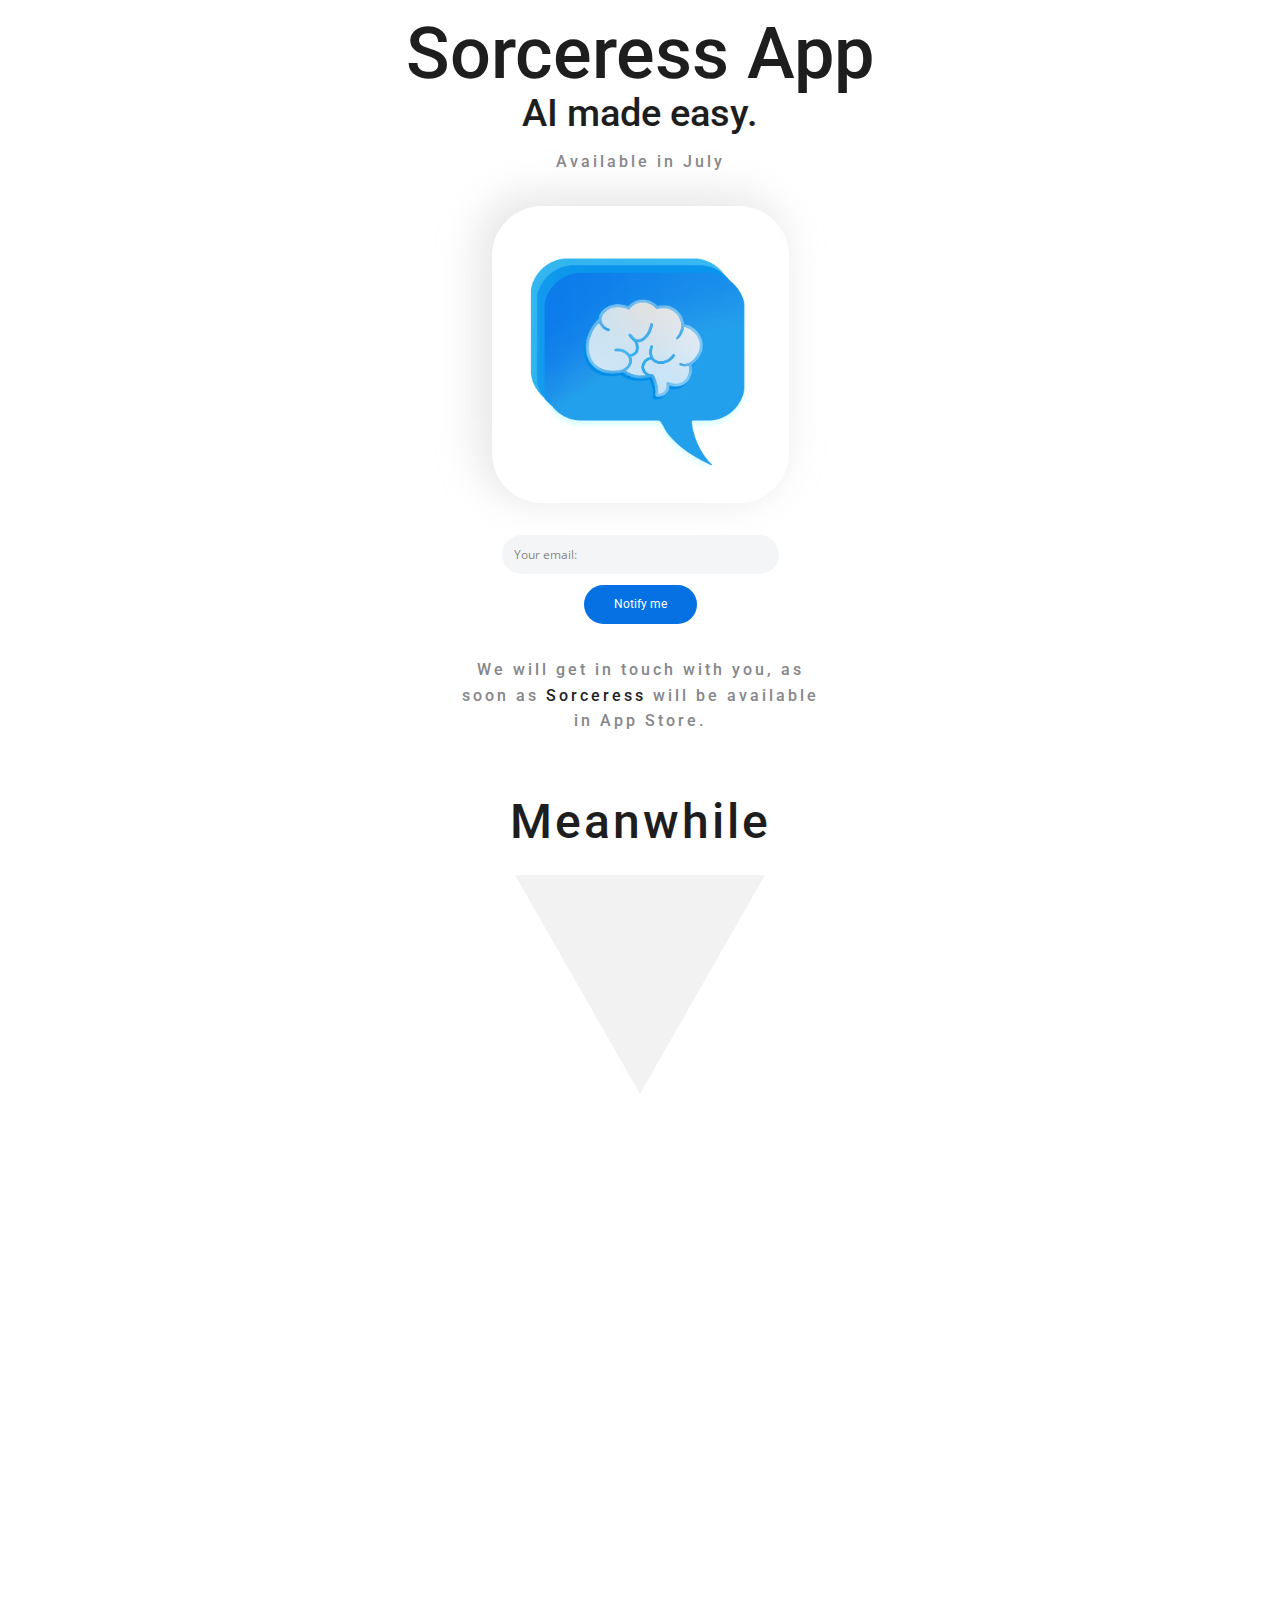
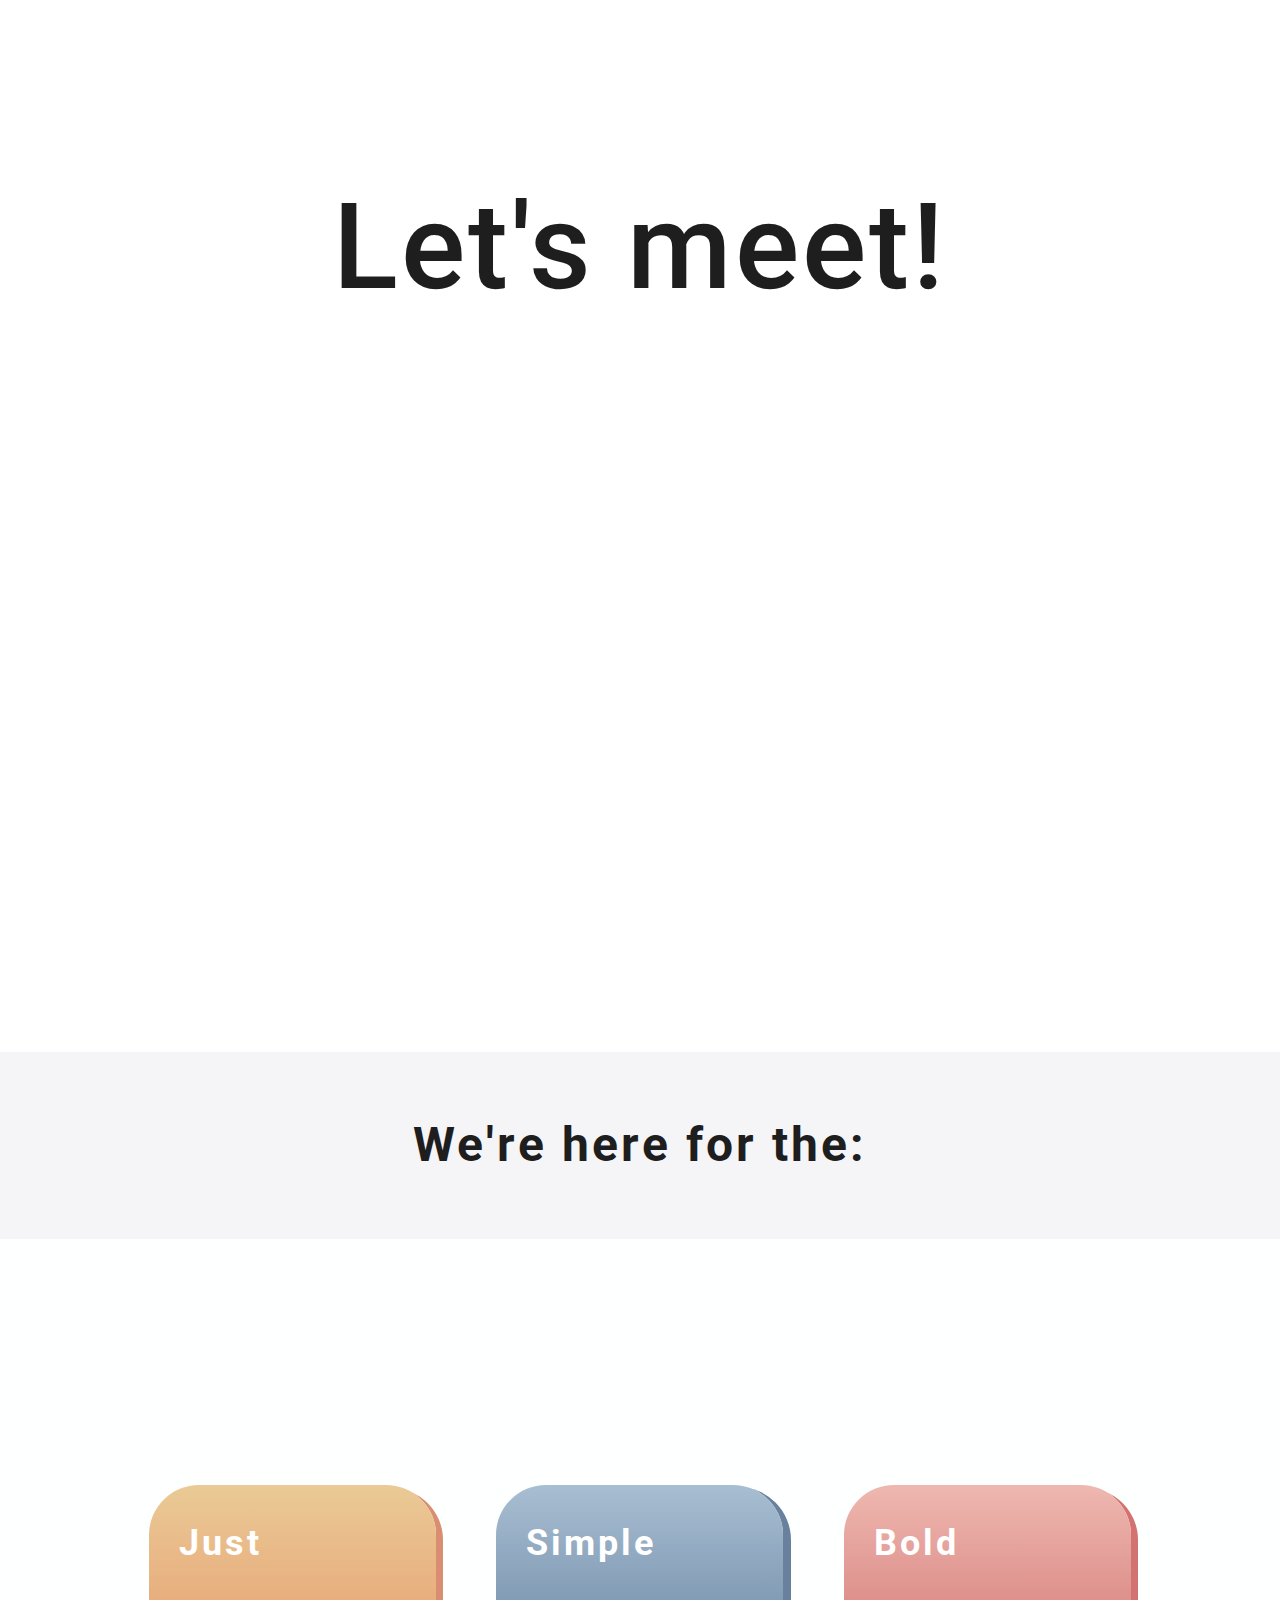
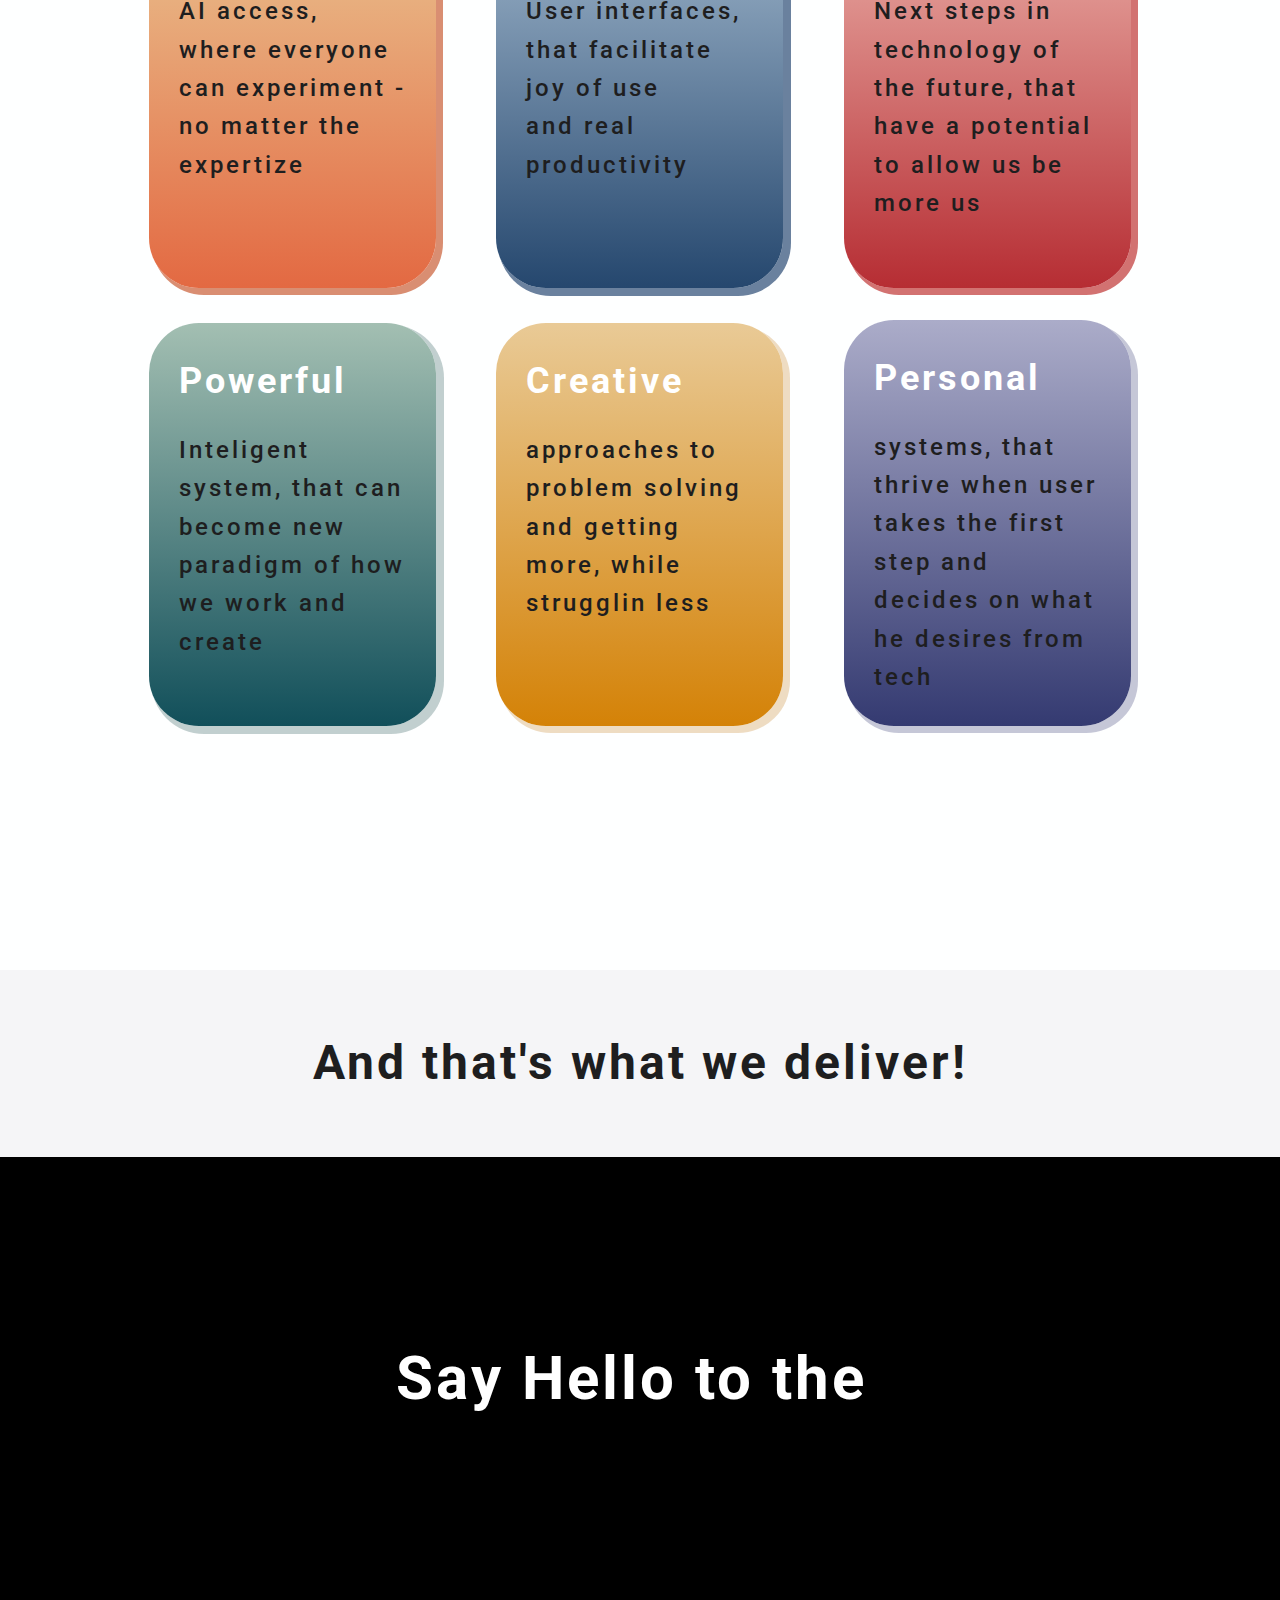
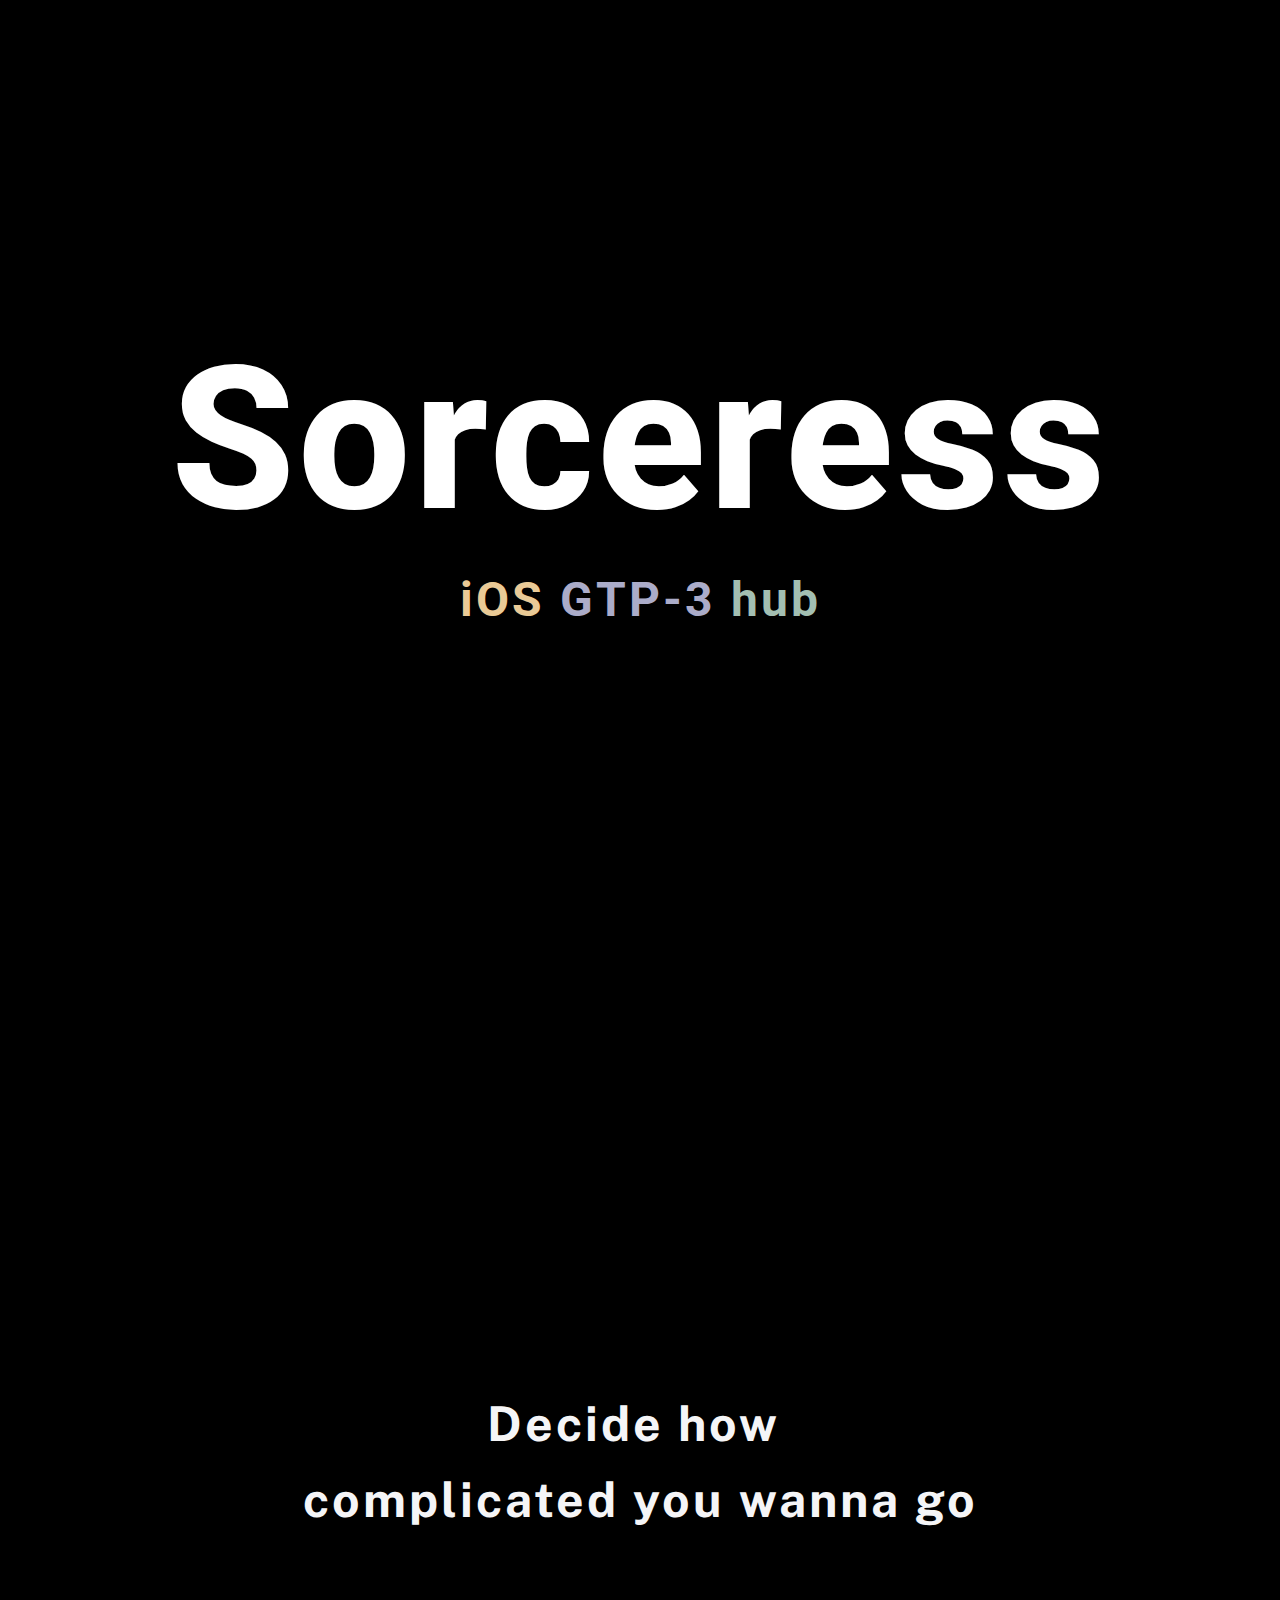
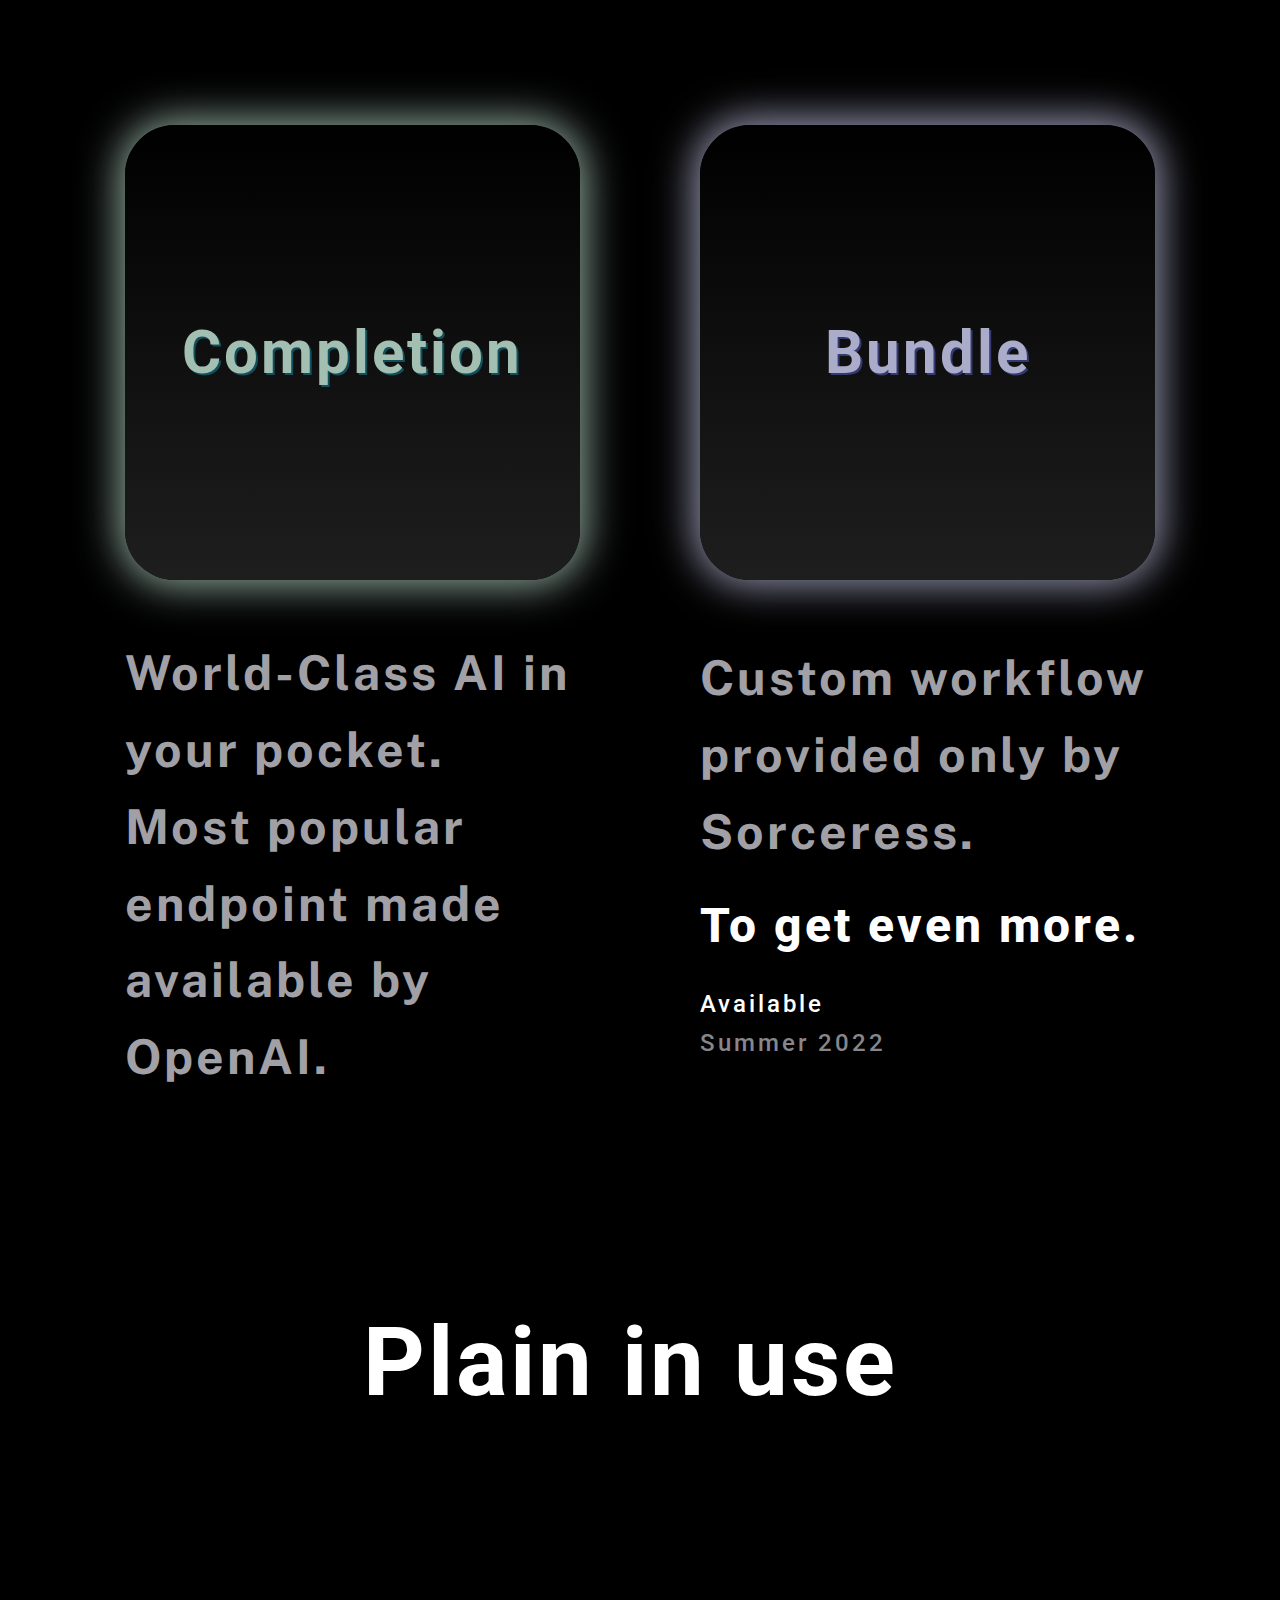
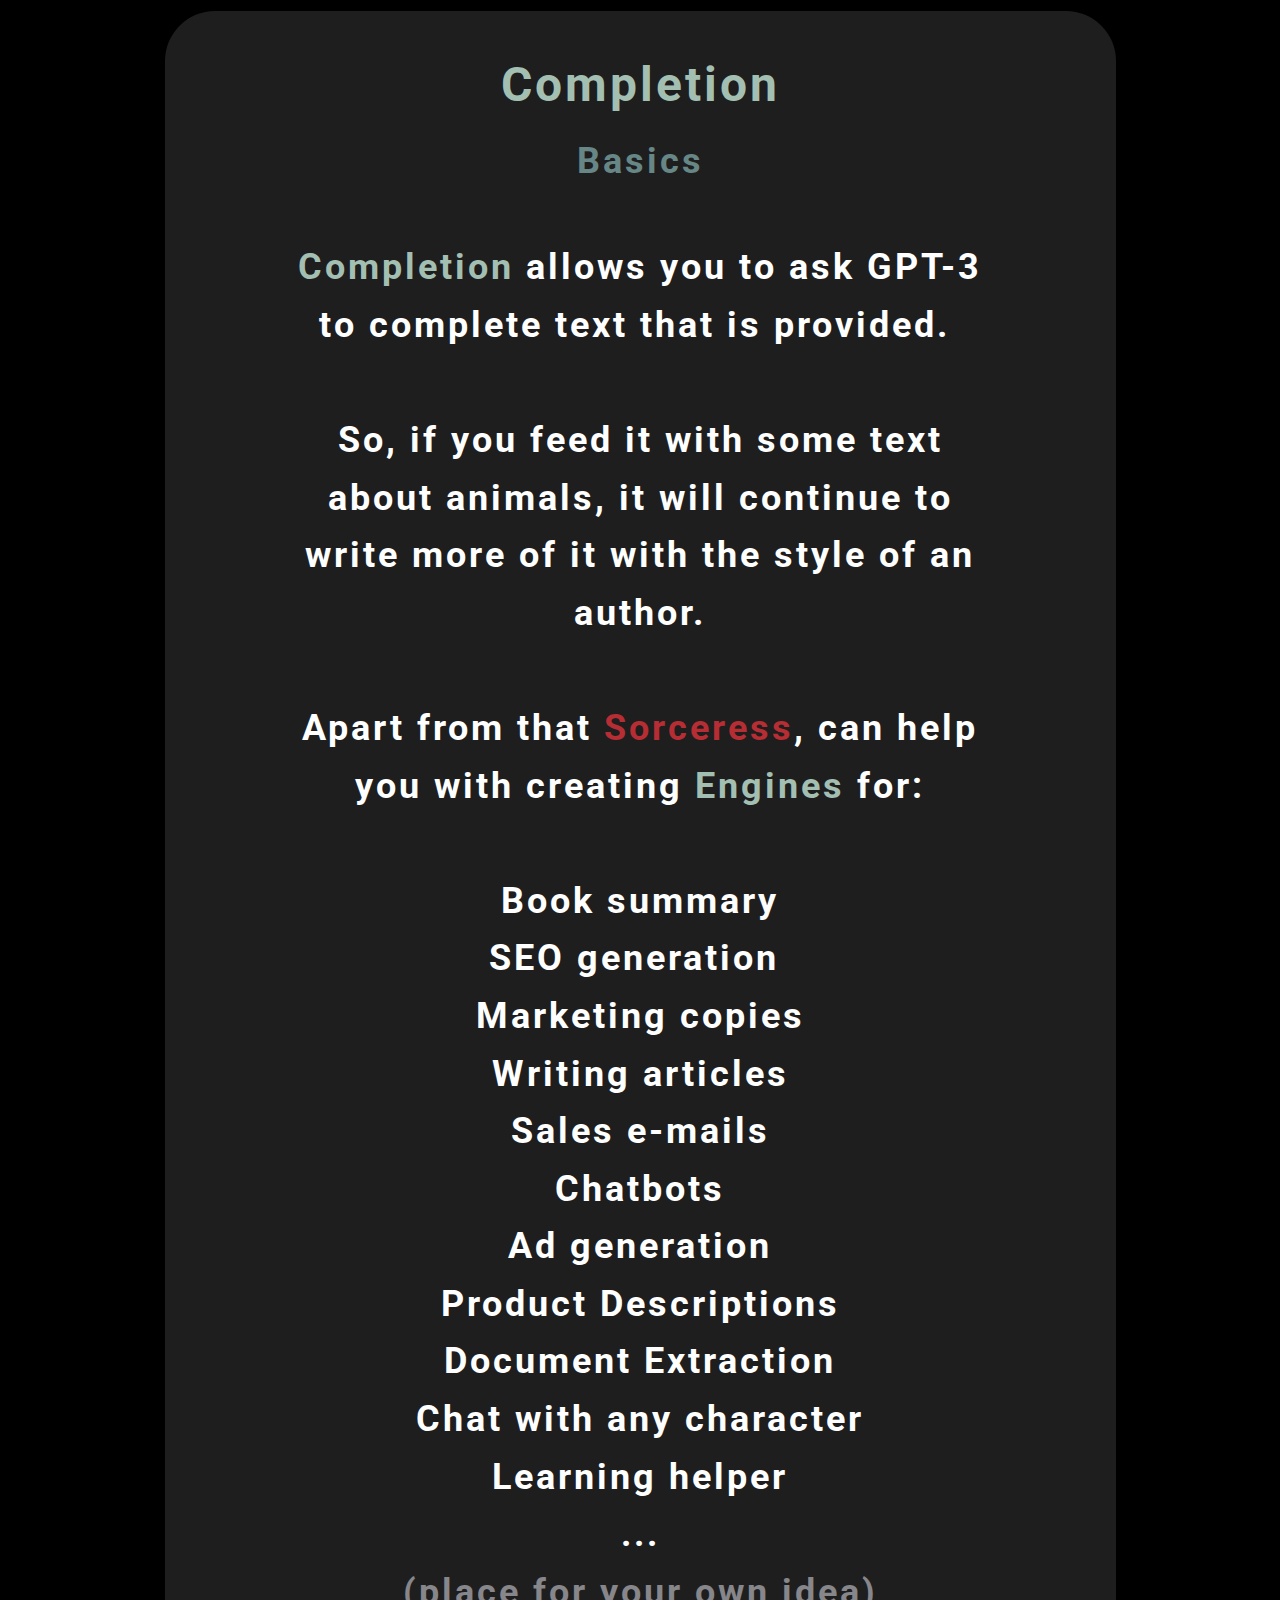
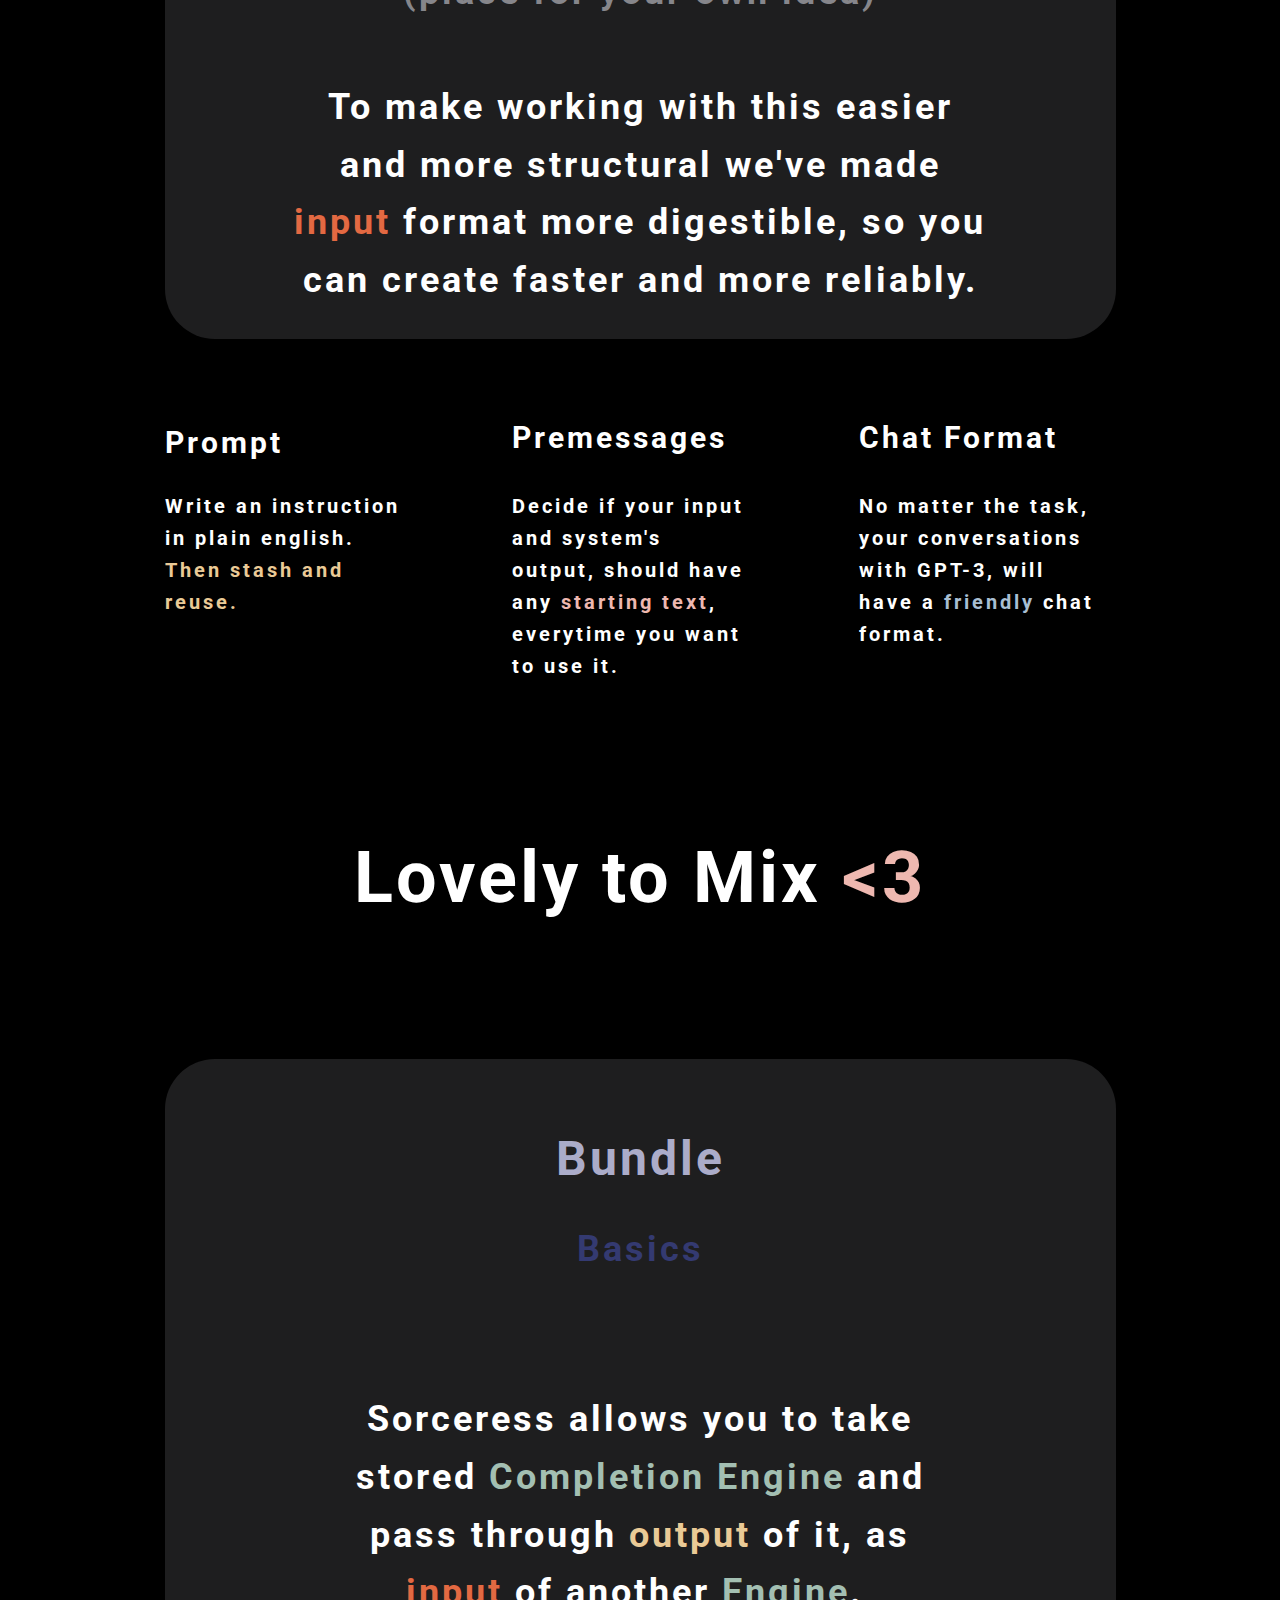
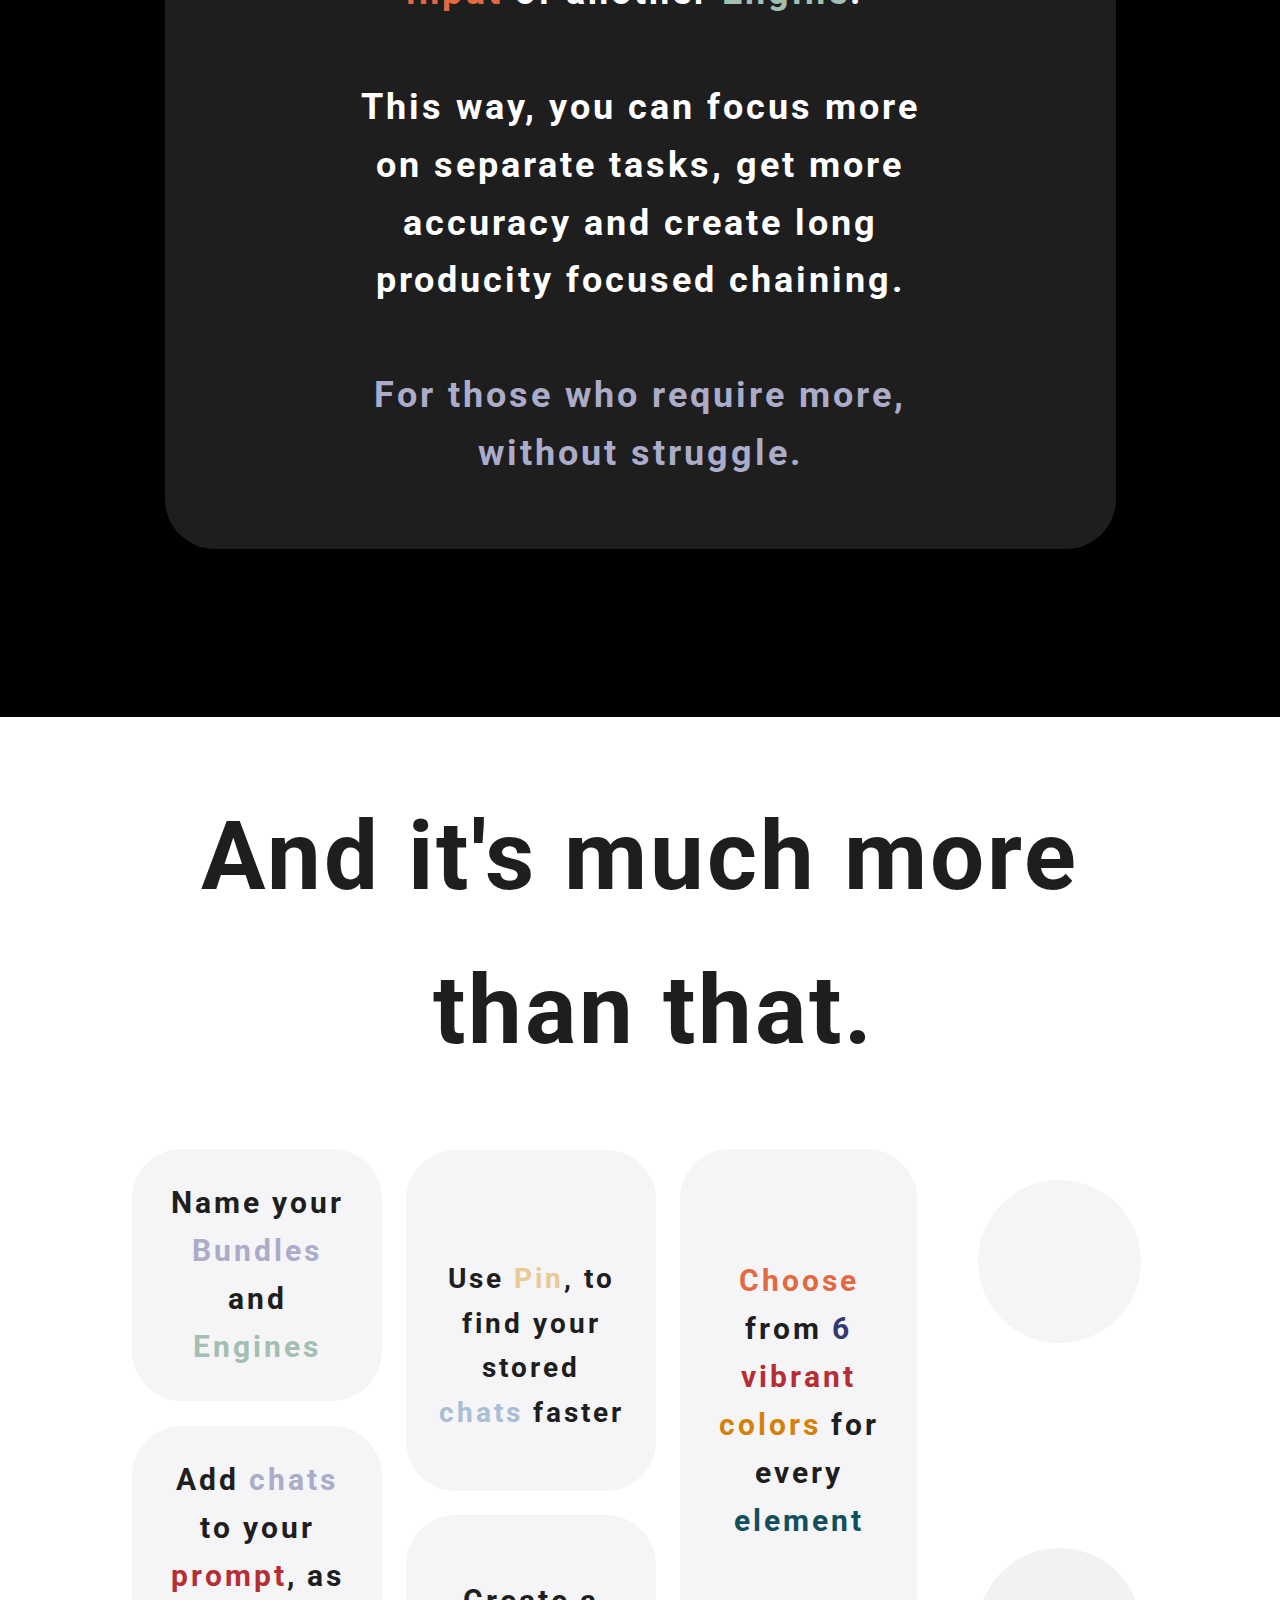
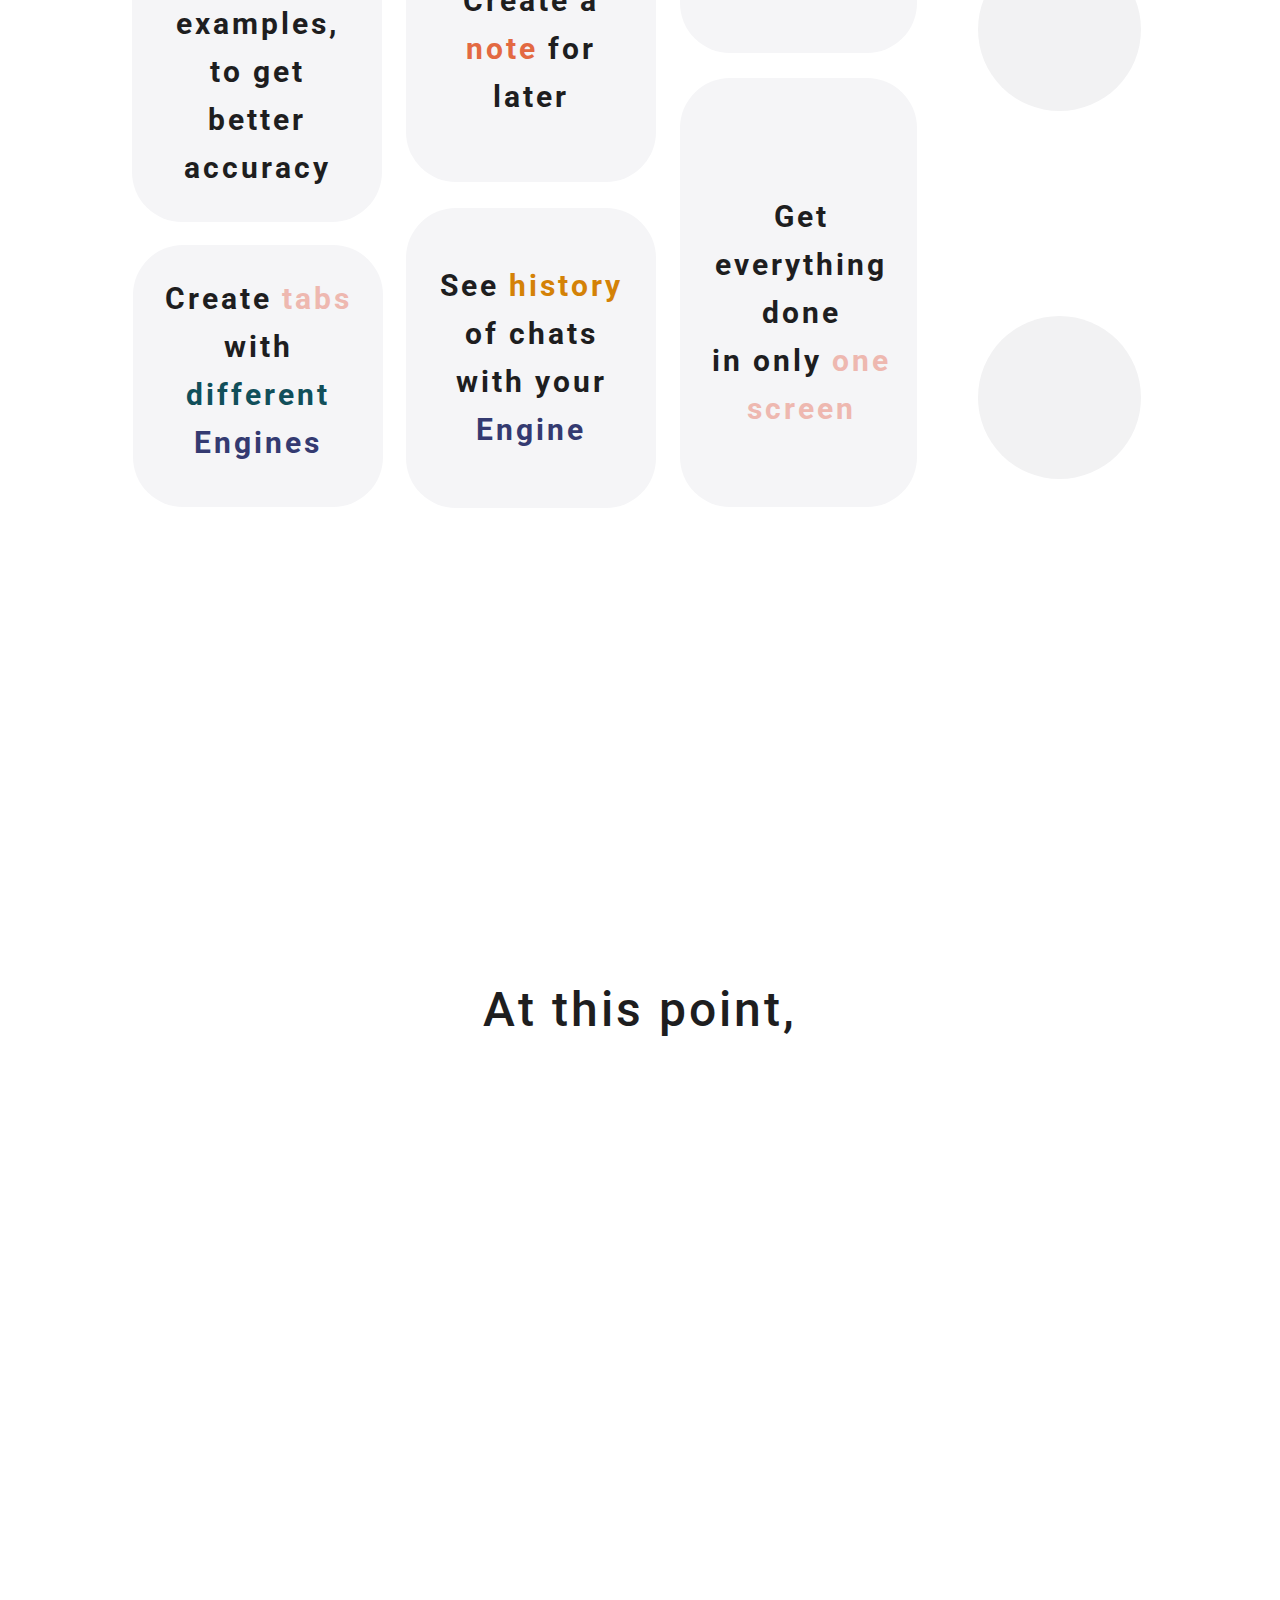
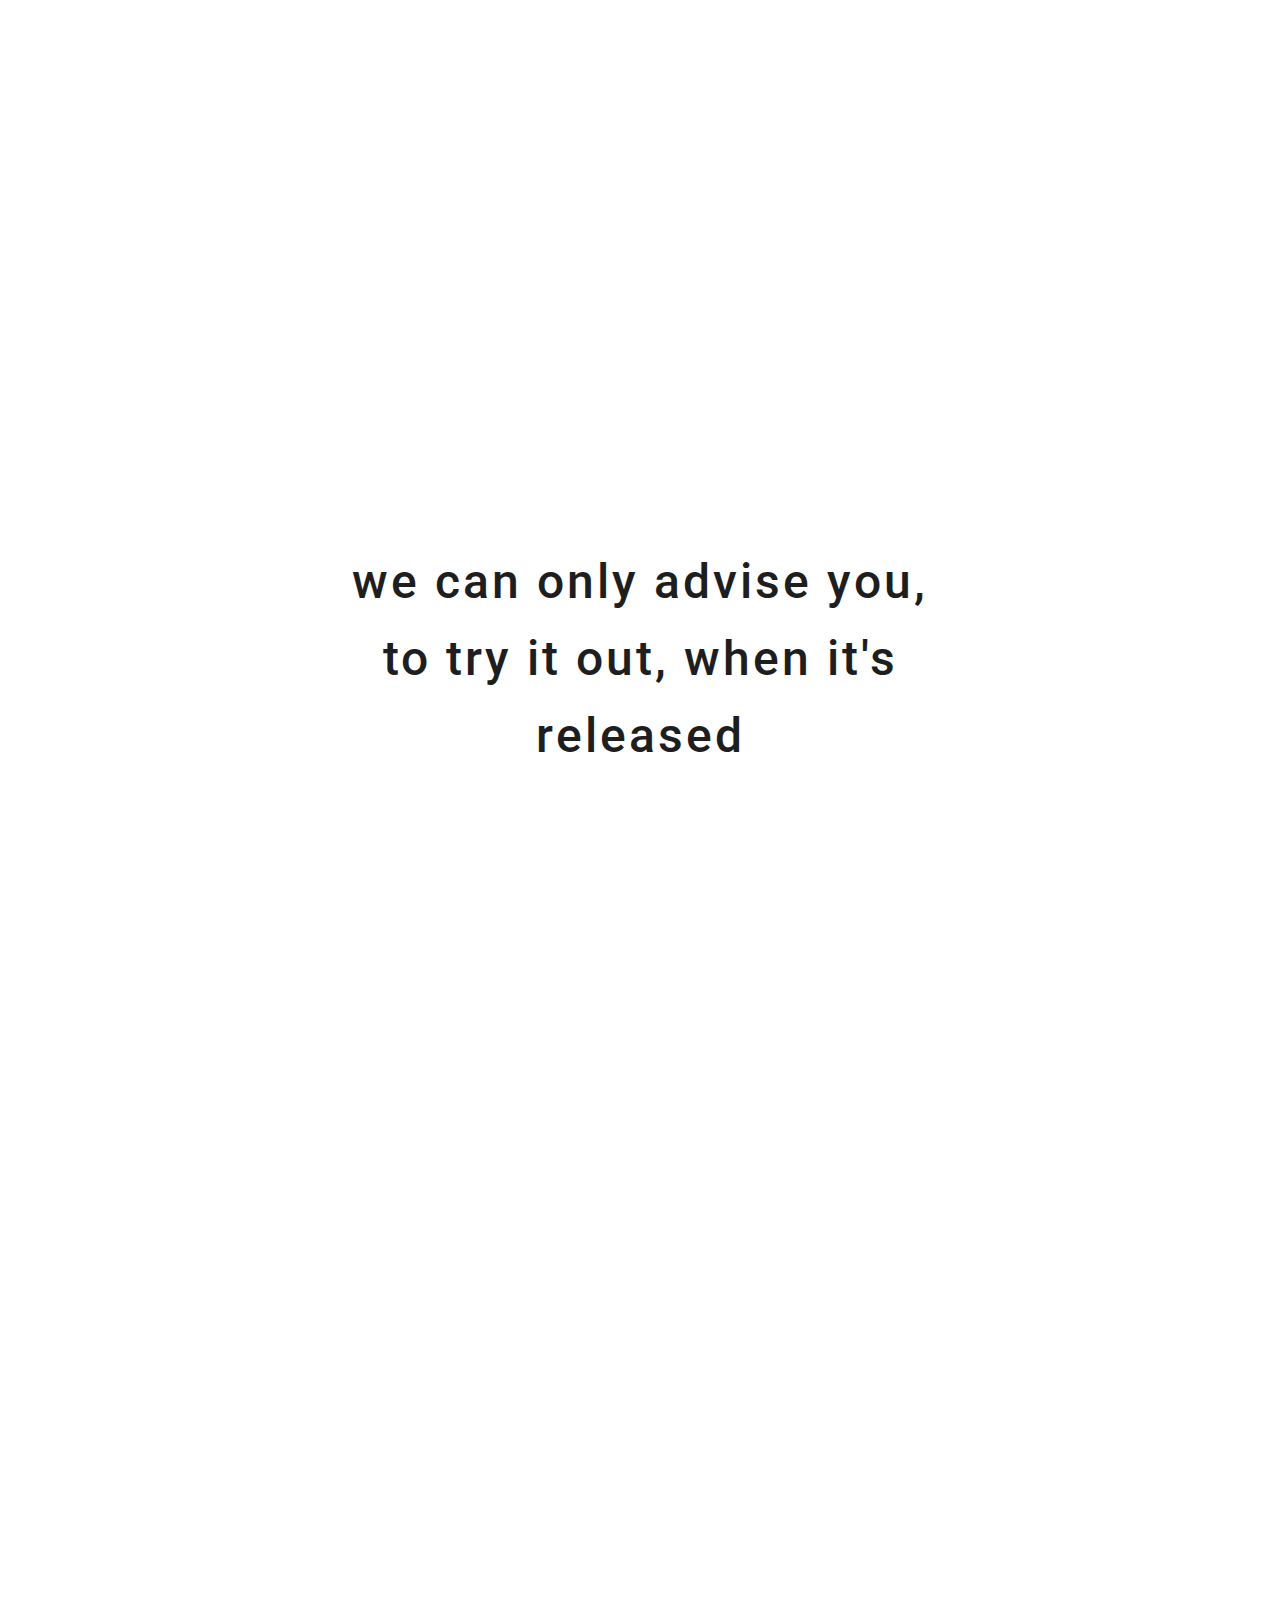
<file: Page-1.html>
<!DOCTYPE html>
<html style="font-size: 16px;" lang="en"><head>
    <meta name="viewport" content="width=device-width, initial-scale=1.0">
    <meta charset="utf-8">
    <meta name="keywords" content="INTUITIVE">
    <meta name="description" content="">
    <title>Page 1</title>
    <link rel="stylesheet" href="nicepage.css" media="screen">
<link rel="stylesheet" href="Page-1.css" media="screen">
    <script class="u-script" type="text/javascript" src="jquery.js" defer=""></script>
    <script class="u-script" type="text/javascript" src="nicepage.js" defer=""></script>
    <meta name="generator" content="Nicepage 4.13.4, nicepage.com">
    <link id="u-theme-google-font" rel="stylesheet" href="https://fonts.googleapis.com/css?family=Roboto:100,100i,300,300i,400,400i,500,500i,700,700i,900,900i|Open+Sans:300,300i,400,400i,500,500i,600,600i,700,700i,800,800i">
    <link id="u-page-google-font" rel="stylesheet" href="https://fonts.googleapis.com/css?family=Public+Sans:100,100i,200,200i,300,300i,400,400i,500,500i,600,600i,700,700i,800,800i,900,900i">
    
    
    
    
    
    
    
    
    
    
    
    
    
    <script type="application/ld+json">{
		"@context": "http://schema.org",
		"@type": "Organization",
		"name": ""
}</script>
    <meta name="theme-color" content="#478ac9">
    <meta property="og:title" content="Page 1">
    <meta property="og:type" content="website">
  </head>
  <body class="u-body u-xl-mode">
    <section class="u-clearfix u-section-1" id="sec-f88a">
      <div class="u-align-left u-clearfix u-sheet u-sheet-1">
        <h1 class="u-custom-font u-heading-font u-text u-text-custom-color-3 u-text-default u-title u-text-1">Sorceress App</h1>
        <h1 class="u-text u-text-custom-color-3 u-text-default u-text-2">AI made easy.</h1>
        <p class="u-custom-font u-heading-font u-text u-text-custom-color-6 u-text-default u-text-3">Available in July</p>
        <img class="u-image u-image-round u-preserve-proportions u-radius-50 u-image-1" src="images/ikonkaaa1.png" alt="" data-image-width="823" data-image-height="823">
        <div class="u-form u-form-1">
          <form action="https://gmail.us11.list-manage.com/subscribe/post?u=53c9db76535b487b1f59cd164&amp;amp;id=b4d7ce4371" method="POST" class="u-clearfix u-form-spacing-10 u-form-vertical u-inner-form" source="mailchimp" name="form-1" style="padding: 10px;">
            <div class="u-form-email u-form-group">
              <label for="email-2b4d" class="u-form-control-hidden u-label u-label-1"></label>
              <input type="email" placeholder="Your email:" id="email-2b4d" name="email" class="u-custom-color-4 u-input u-input-rectangle u-radius-30 u-input-1" required="">
            </div>
            <div class="u-align-center u-form-group u-form-submit">
              <a href="#" class="u-border-none u-btn u-btn-round u-btn-submit u-button-style u-custom-color-5 u-custom-font u-heading-font u-hover-palette-1-base u-radius-30 u-btn-1">Notify me</a>
              <input type="submit" value="submit" class="u-form-control-hidden">
            </div>
            <div class="u-form-send-message u-form-send-success">Thank you! Your message has been sent.</div>
            <div class="u-form-send-error u-form-send-message"> Unable to send your message. Please fix errors then try again. </div>
            <input type="hidden" value="" name="recaptchaResponse">
          </form>
        </div>
        <p class="u-align-center u-custom-font u-heading-font u-text u-text-custom-color-6 u-text-4">We will get in touch with you, as soon as <span class="u-text-custom-color-3">Sorceress</span> will be available in App Store.
        </p>
        <p class="u-align-center u-custom-font u-heading-font u-text u-text-5">Meanwhile</p>
        <div class="u-rotation-parent u-rotation-parent-1">
          <div class="u-rotate-180 u-shape u-shape-svg u-text-custom-color-7 u-shape-1">
            <svg class="u-svg-link" preserveAspectRatio="none" viewBox="0 0 160 140" style=""><use xmlns:xlink="http://www.w3.org/1999/xlink" xlink:href="#svg-c7b9"></use></svg>
            <svg class="u-svg-content" viewBox="0 0 160 140" x="0px" y="0px" id="svg-c7b9"><path d="M80,0l80,140H0L80,0z"></path></svg>
          </div>
        </div>
      </div>
    </section>
    <section class="u-align-center u-clearfix u-white u-section-2" id="sec-2c86">
      <div class="u-clearfix u-sheet u-sheet-1">
        <p class="u-custom-font u-heading-font u-text u-text-custom-color-3 u-text-default u-text-1">Let's meet!</p>
      </div>
      <style data-mode="XXL">@media (max-width: 0px) {
   .u-section-2 {
    background-image: none;
  }
  .u-section-2 .u-sheet-1 {
    min-height: 579px;
  }
  .u-block-24a6-8 {
    min-height: 480px;
    width: 763px;
    margin-top: 50px;
    margin-bottom: 50px;
    margin-left: auto;
    margin-right: auto;
  }
  .u-block-24a6-9 {
    position: absolute;
    bottom: 10px;
    width: auto;
    height: auto;
  }
  .u-block-24a6-11 {
    padding-top: 30px;
    padding-bottom: 30px;
    padding-left: 80px;
    padding-right: 80px;
  }
  .u-block-24a6-18 {
    width: 83px;
    height: 83px;
    background-image: url("[data-uri]");
    background-position: 50% 50%;
    margin-top: 0;
    margin-bottom: 0;
    margin-left: auto;
    margin-right: auto;
  }
  .u-block-24a6-15 {
    margin-top: 20px;
    margin-left: 0;
    margin-right: 0;
    margin-bottom: 0;
    font-size: 1.25rem;
  }
  .u-block-24a6-16 {
    font-weight: 700;
    margin-top: 35px;
    margin-left: auto;
    margin-right: auto;
    margin-bottom: 0;
  }
  .u-block-24a6-17 {
    font-size: 1rem;
    font-weight: 400;
    margin-top: 15px;
    margin-left: auto;
    margin-right: auto;
    margin-bottom: 0;
  }
  .u-block-24a6-20 {
    padding-top: 30px;
    padding-bottom: 30px;
    padding-left: 80px;
    padding-right: 80px;
  }
  .u-block-24a6-21 {
    width: 83px;
    height: 83px;
    background-image: url("[data-uri]");
    background-position: 50% 50%;
    margin-top: 0;
    margin-bottom: 0;
    margin-left: auto;
    margin-right: auto;
  }
  .u-block-24a6-22 {
    margin-top: 20px;
    margin-left: 0;
    margin-right: 0;
    margin-bottom: 0;
    font-size: 1.25rem;
  }
  .u-block-24a6-23 {
    font-weight: 700;
    margin-top: 35px;
    margin-left: auto;
    margin-right: auto;
    margin-bottom: 0;
  }
  .u-block-24a6-24 {
    font-size: 1rem;
    font-weight: 400;
    margin-top: 15px;
    margin-left: auto;
    margin-right: auto;
    margin-bottom: 0;
  }
  .u-block-24a6-14 {
    width: 43px;
    height: 43px;
    background-image: none;
  }
  .u-block-24a6-7 {
    width: 43px;
    height: 43px;
    background-image: none;
    left: auto;
    position: absolute;
    right: 0;
  }
}</style>
    </section>
    <section class="u-clearfix u-custom-color-1 u-section-3" id="sec-c90d">
      <div class="u-clearfix u-sheet u-valign-middle u-sheet-1">
        <p class="u-align-center-xs u-custom-font u-heading-font u-text u-text-default u-text-1">We're here for the:</p>
      </div>
    </section>
    <section class="u-clearfix u-custom-color-2 u-section-4" id="sec-b7ae">
      <div class="u-clearfix u-sheet u-valign-middle u-sheet-1">
        <div class="u-list u-list-1">
          <div class="u-repeater u-repeater-1">
            <div class="u-container-style u-list-item u-repeater-item">
              <div class="u-container-layout u-similar-container u-valign-bottom u-container-layout-1">
                <div class="u-container-style u-custom-item u-gradient u-group u-radius-50 u-shape-round u-group-1">
                  <div class="u-container-layout u-valign-top u-container-layout-2">
                    <p class="u-custom-font u-heading-font u-text u-text-white u-text-1">Ju​st</p>
                    <p class="u-align-left u-custom-font u-heading-font u-text u-text-2">AI access, where everyone can experiment - no matter the expertize</p>
                  </div>
                </div>
              </div>
            </div>
            <div class="u-container-style u-list-item u-repeater-item">
              <div class="u-container-layout u-similar-container u-valign-bottom u-container-layout-3">
                <div class="u-container-style u-custom-item u-gradient u-group u-radius-50 u-shape-round u-group-2">
                  <div class="u-container-layout u-valign-top u-container-layout-4">
                    <p class="u-custom-font u-heading-font u-text u-text-default u-text-white u-text-3">Simple</p>
                    <p class="u-align-left u-custom-font u-heading-font u-text u-text-4">User interfaces, that facilitate joy of use&nbsp;<br>and real productivity
                    </p>
                  </div>
                </div>
              </div>
            </div>
            <div class="u-container-style u-list-item u-repeater-item">
              <div class="u-container-layout u-similar-container u-valign-bottom u-container-layout-5">
                <div class="u-container-style u-custom-item u-gradient u-group u-radius-50 u-shape-round u-group-3">
                  <div class="u-container-layout u-valign-top u-container-layout-6">
                    <p class="u-custom-font u-heading-font u-text u-text-default u-text-white u-text-5">Bold</p>
                    <p class="u-align-left u-custom-font u-heading-font u-text u-text-6">Next steps in technology of the future, that have a potential to allow us be more us</p>
                  </div>
                </div>
              </div>
            </div>
            <div class="u-container-style u-list-item u-repeater-item">
              <div class="u-container-layout u-similar-container u-valign-bottom u-container-layout-7">
                <div class="u-container-style u-custom-item u-gradient u-group u-radius-50 u-shape-round u-group-4">
                  <div class="u-container-layout u-valign-top u-container-layout-8">
                    <p class="u-custom-font u-heading-font u-text u-text-default u-text-white u-text-7">Powerful</p>
                    <p class="u-align-left u-custom-font u-heading-font u-text u-text-8">Inteligent system, that can become new paradigm of how we work and create</p>
                  </div>
                </div>
              </div>
            </div>
            <div class="u-container-style u-list-item u-repeater-item">
              <div class="u-container-layout u-similar-container u-valign-bottom u-container-layout-9">
                <div class="u-container-style u-custom-item u-gradient u-group u-radius-50 u-shape-round u-group-5">
                  <div class="u-container-layout u-valign-top u-container-layout-10">
                    <p class="u-custom-font u-heading-font u-text u-text-default u-text-white u-text-9">Creative</p>
                    <p class="u-align-left u-custom-font u-heading-font u-text u-text-10">approaches to problem solving and getting more, while strugglin less</p>
                  </div>
                </div>
              </div>
            </div>
            <div class="u-container-style u-list-item u-repeater-item">
              <div class="u-container-layout u-similar-container u-valign-bottom u-container-layout-11">
                <div class="u-container-style u-custom-item u-gradient u-group u-radius-50 u-shape-round u-group-6">
                  <div class="u-container-layout u-valign-top u-container-layout-12">
                    <p class="u-custom-font u-heading-font u-text u-text-default u-text-white u-text-11">Personal</p>
                    <p class="u-align-left u-custom-font u-heading-font u-text u-text-12">systems, that thrive when user takes the first step and decides on what he desires from tech</p>
                  </div>
                </div>
              </div>
            </div>
          </div>
        </div>
      </div>
    </section>
    <section class="u-clearfix u-custom-color-1 u-section-5" id="sec-2a8b">
      <div class="u-clearfix u-sheet u-valign-middle u-sheet-1">
        <p class="u-align-center-xs u-custom-font u-heading-font u-text u-text-default u-text-1">And that's what we deliver!</p>
      </div>
    </section>
    <section class="u-clearfix u-custom-color-26 u-section-6" id="sec-4c79">
      <div class="u-clearfix u-sheet u-sheet-1">
        <p class="u-align-center-xs u-custom-font u-heading-font u-text u-text-default u-text-1">
          <span class="u-text-custom-color-20">
            <span class="u-text-white">Say Hello to the</span>&nbsp;
          </span>
          <span class="u-text-white" style="">
            <br>
          </span>
        </p>
        <p class="u-align-center u-custom-font u-heading-font u-text u-text-2">
          <span class="u-text-white">Sorceress</span>
        </p>
        <p class="u-align-center u-custom-font u-heading-font u-text u-text-custom-color-27 u-text-3">
          <span class="u-text-custom-color-11">
            <span class="u-text-custom-color-10">iOS</span>
          </span>
          <span class="u-text-custom-color-18">GTP-3</span>
          <span class="u-text-custom-color-8">hub</span>
        </p>
      </div>
    </section>
    <section class="u-black u-clearfix u-section-7" id="sec-f279">
      <div class="u-clearfix u-sheet u-sheet-1">
        <p class="u-align-center u-heading-font u-text u-text-custom-color-1 u-text-default u-text-1">Decide how&nbsp;<br>complicated you wanna go
        </p>
        <div class="u-container-style u-gradient u-group u-preserve-proportions u-radius-50 u-shape-round u-group-1">
          <div class="u-container-layout u-valign-middle u-container-layout-1">
            <p class="u-align-center u-custom-font u-heading-font u-text u-text-custom-color-18 u-text-default u-text-2">Bundle</p>
          </div>
        </div>
        <div class="u-container-style u-gradient u-group u-preserve-proportions u-radius-50 u-shape-round u-group-2">
          <div class="u-container-layout u-valign-middle u-container-layout-2">
            <p class="u-align-center u-custom-font u-heading-font u-text u-text-custom-color-8 u-text-3">Completion</p>
          </div>
        </div>
        <p class="u-align-center-sm u-align-center-xs u-heading-font u-text u-text-4">
          <span class="u-text-custom-color-27">World-Class AI in your pocket.<br>Most popular endpoint made available by OpenAI.&nbsp;
          </span>
          <br>
        </p>
        <p class="u-align-center-sm u-align-center-xs u-heading-font u-text u-text-5">
          <span style="font-size: 3rem;" class="u-text-custom-color-27">Custom workflow provided only by Sorceress.&nbsp;</span>
          <br>
        </p>
        <p class="u-align-center-sm u-align-center-xs u-custom-font u-heading-font u-text u-text-body-alt-color u-text-6">
          <span style="font-size: 3rem;">To get even more.</span>
          <br>
        </p>
        <p class="u-align-center-sm u-align-center-xs u-custom-font u-heading-font u-text u-text-body-alt-color u-text-7">Available&nbsp;<br>
          <span class="u-text-custom-color-6">Summer 2022</span>
        </p>
      </div>
    </section>
    <section class="u-black u-clearfix u-section-8" id="sec-1d2d">
      <div class="u-clearfix u-sheet u-sheet-1">
        <p class="u-align-center-xs u-custom-font u-heading-font u-text u-text-1">
          <span style="font-size: 6rem;">Plain in use</span>
          <br>
        </p>
        <div class="u-container-style u-custom-color-3 u-expanded-width-lg u-expanded-width-md u-expanded-width-sm u-expanded-width-xs u-group u-radius-50 u-shape-round u-group-1">
          <div class="u-container-layout u-valign-bottom u-container-layout-1">
            <p class="u-align-center u-custom-font u-heading-font u-text u-text-custom-color-8 u-text-2">
              <span style="font-size: 3rem;">Completion</span>
              <br>
              <span class="u-text-custom-color-23" style="font-size: 2.25rem;">Basics</span>
            </p>
            <p class="u-align-center u-custom-font u-heading-font u-text u-text-3">
              <span class="u-text-custom-color-8">Completion </span>allows you to ask GPT-3 to complete text that is provided.&nbsp;<br>
              <br>So, if you feed it with some text about animals, it will continue to write more of it with the style of an author.<br>
              <br>Apart from that <span class="u-text-custom-color-15">Sorceress</span>, can help you with creating <span class="u-text-custom-color-8">Engines</span> for:<br>
              <br>Book summary<br>SEO generation&nbsp;<br>Marketing copies<br>Writing articles<br>Sales e-mails<br>Chatbots<br>Ad generation<br>Product Descriptions<br>Document Extraction<br>Chat with any character<br>Learning helper<br>...<br>
              <span class="u-text-custom-color-6">(place for your own idea)</span>
              <br>
              <br>To make working with this easier and more structural we've made <span class="u-text-custom-color-11">input</span> format more digestible, so you can create faster and more reliably.
            </p>
          </div>
        </div>
        <p class="u-custom-font u-heading-font u-text u-text-4">
          <span style="font-size: 1.875rem;">Prompt</span>
          <br>
        </p>
        <p class="u-align-center-sm u-align-center-xs u-custom-font u-heading-font u-text u-text-5">Premessages<br>
        </p>
        <p class="u-align-center-sm u-align-center-xs u-custom-font u-heading-font u-text u-text-6">Chat Format<br>
        </p>
        <p class="u-align-center-sm u-align-center-xs u-custom-font u-heading-font u-text u-text-7">No matter the task, your conversations with GPT-3, will have a <span class="u-text-custom-color-12">friendly</span> chat format.
        </p>
        <p class="u-align-center-sm u-align-center-xs u-custom-font u-heading-font u-text u-text-8">Write an instruction in plain english.<br>
          <span class="u-text-custom-color-10">Then stash and reuse.</span>
        </p>
        <p class="u-align-center-sm u-align-center-xs u-custom-font u-heading-font u-text u-text-9">Decide if your input and system's output, should have any <span class="u-text-custom-color-14">starting text</span>, everytime you want to use it.
        </p>
      </div>
    </section>
    <section class="u-clearfix u-custom-color-26 u-section-9" id="sec-e002">
      <div class="u-clearfix u-sheet u-sheet-1">
        <p class="u-align-center u-custom-font u-heading-font u-text u-text-1">
          <span style="font-size: 4.5rem;">Lovely to Mix <span class="u-text-custom-color-14">&lt;3</span>
          </span>
          <br>
        </p>
        <div class="u-align-left u-container-style u-custom-color-3 u-group u-radius-50 u-shape-round u-group-1">
          <div class="u-container-layout u-container-layout-1">
            <p class="u-align-center u-custom-font u-heading-font u-text u-text-custom-color-8 u-text-2">
              <span style="font-size: 3rem;" class="u-text-custom-color-18">Bundle </span>
            </p>
            <p class="u-align-center u-custom-font u-heading-font u-text u-text-custom-color-19 u-text-3">Basics</p>
            <p class="u-align-center u-custom-font u-heading-font u-text u-text-4">Sorceress allows you to take stored <span class="u-text-custom-color-8">Completion Engine</span> and pass through <span class="u-text-custom-color-10">output</span> of it, as <span class="u-text-custom-color-11">input</span> of another <span class="u-text-custom-color-8">Engine</span>.&nbsp;<br>
              <br>This way, you can focus more on separate tasks, get more accuracy and create long producity focused chaining.<br>
              <br>
              <span class="u-text-custom-color-18">For those who require more, without struggle.</span>
            </p>
          </div>
        </div>
      </div>
    </section>
    <section class="u-clearfix u-white u-section-10" id="sec-29a7">
      <div class="u-clearfix u-sheet u-sheet-1">
        <p class="u-align-center u-custom-font u-heading-font u-text u-text-default u-text-1">And it's much more<br>&nbsp;than that.
        </p>
        <div class="u-align-center u-container-style u-custom-color-1 u-group u-preserve-proportions u-radius-50 u-shape-round u-group-1">
          <div class="u-container-layout u-valign-middle u-container-layout-1">
            <p class="u-custom-font u-heading-font u-text u-text-2">Name your <span class="u-text-custom-color-18">Bundles</span> and <span class="u-text-custom-color-8">Engines</span>
            </p>
          </div>
        </div>
        <div class="u-align-center u-container-style u-custom-color-1 u-group u-radius-50 u-shape-round u-group-2">
          <div class="u-container-layout u-valign-middle u-container-layout-2">
            <p class="u-custom-font u-heading-font u-text u-text-3">Create a <span class="u-text-custom-color-11">note</span> for later
            </p>
          </div>
        </div>
        <div class="u-align-center u-container-style u-custom-color-1 u-group u-radius-50 u-shape-round u-group-3">
          <div class="u-container-layout u-valign-middle-lg u-valign-middle-md u-valign-middle-xl u-container-layout-3">
            <p class="u-custom-font u-heading-font u-text u-text-4">
              <span class="u-text-custom-color-11">Choose </span>from <span class="u-text-custom-color-19">6</span>
              <span class="u-text-custom-color-15">vibrant</span>
              <span class="u-text-custom-color-17">colors</span> for every <span class="u-text-custom-color-9">element</span>
            </p>
          </div>
        </div>
        <div class="u-align-center u-container-style u-custom-color-1 u-group u-preserve-proportions u-radius-50 u-shape-round u-group-4">
          <div class="u-container-layout u-valign-middle-sm u-valign-middle-xl u-valign-middle-xs u-container-layout-4">
            <p class="u-custom-font u-heading-font u-text u-text-default-xl u-text-5">Add <span class="u-text-custom-color-18">chats</span> to your <span class="u-text-custom-color-15">prompt</span>, as examples, to get better accuracy
            </p>
          </div>
        </div>
        <div class="u-align-center u-container-style u-custom-color-1 u-group u-preserve-proportions u-radius-50 u-shape-round u-group-5">
          <div class="u-container-layout u-valign-middle u-container-layout-5">
            <p class="u-custom-font u-heading-font u-text u-text-6">See <span class="u-text-custom-color-17">history</span> of chats with your <span class="u-text-custom-color-19">Engine</span>
            </p>
          </div>
        </div>
        <div class="u-align-center u-container-style u-custom-color-1 u-group u-radius-50 u-shape-round u-group-6">
          <div class="u-container-layout u-valign-middle u-container-layout-6">
            <p class="u-custom-font u-heading-font u-text u-text-7">Use <span class="u-text-custom-color-16">Pin</span>, to find your stored <span class="u-text-custom-color-12">chats</span> faster
            </p>
          </div>
        </div>
        <div class="u-align-center u-container-style u-custom-color-1 u-group u-radius-50 u-shape-round u-group-7">
          <div class="u-container-layout u-valign-middle-sm u-valign-middle-xs u-container-layout-7">
            <p class="u-custom-font u-heading-font u-text u-text-8">Create <span class="u-text-custom-color-14">tabs </span>with <span class="u-text-custom-color-9">different</span>
              <span class="u-text-custom-color-19">Engines</span>
            </p>
          </div>
        </div>
        <div class="u-align-center u-container-style u-custom-color-1 u-group u-radius-50 u-shape-round u-group-8">
          <div class="u-container-layout u-valign-middle-lg u-valign-middle-md u-valign-middle-xl u-container-layout-8">
            <p class="u-custom-font u-heading-font u-text u-text-9">Get everything done<br>in only <span class="u-text-custom-color-14">one screen</span>
            </p>
          </div>
        </div>
        <div class="u-align-center u-container-style u-group u-radius-50 u-shape-round u-white u-group-9">
          <div class="u-container-layout u-valign-bottom u-container-layout-9">
            <div class="u-custom-color-4 u-shape u-shape-circle u-shape-1"></div>
            <div class="u-custom-color-7 u-shape u-shape-circle u-shape-2"></div>
            <div class="u-custom-color-7 u-shape u-shape-circle u-shape-3"></div>
          </div>
        </div>
      </div>
    </section>
    <section class="u-clearfix u-section-11" id="sec-ed07">
      <div class="u-clearfix u-sheet u-sheet-1">
        <p class="u-custom-font u-heading-font u-text u-text-default u-text-1">At this point,</p>
        <p class="u-align-center u-custom-font u-heading-font u-text u-text-2">we can only advise you, to try it out, when it's released</p>
        <p class="u-align-center-sm u-align-center-xs u-custom-font u-heading-font u-text u-text-default u-text-3">You already know it's worth</p>
      </div>
    </section>
    <section class="u-clearfix u-section-12" id="sec-77f8">
      <div class="u-align-left u-clearfix u-sheet u-sheet-1">
        <h1 class="u-custom-font u-heading-font u-text u-text-custom-color-3 u-text-default u-title u-text-1">Sorceress App</h1>
        <h1 class="u-text u-text-custom-color-3 u-text-default u-text-2">AI made easy.</h1>
        <p class="u-custom-font u-heading-font u-text u-text-custom-color-6 u-text-default u-text-3">Available in July</p>
        <img class="u-image u-image-round u-preserve-proportions u-radius-50 u-image-1" src="images/ikonkaaa1.png" alt="" data-image-width="823" data-image-height="823">
        <div class="u-form u-form-1">
          <form action="https://gmail.us11.list-manage.com/subscribe/post?u=53c9db76535b487b1f59cd164&amp;amp;id=b4d7ce4371" method="POST" class="u-clearfix u-form-spacing-11 u-form-vertical u-inner-form" source="mailchimp" name="form" style="padding: 10px;">
            <div class="u-form-email u-form-group">
              <label for="email-2b4d" class="u-form-control-hidden u-label u-label-1"></label>
              <input type="email" placeholder="Your email:" id="email-2b4d" name="email" class="u-custom-color-4 u-input u-input-rectangle u-radius-30 u-input-1" required="">
            </div>
            <div class="u-align-center u-form-group u-form-submit">
              <a href="#" class="u-border-none u-btn u-btn-round u-btn-submit u-button-style u-custom-color-5 u-custom-font u-heading-font u-hover-palette-1-base u-radius-30 u-btn-1">Notify me</a>
              <input type="submit" value="submit" class="u-form-control-hidden">
            </div>
            <div class="u-form-send-message u-form-send-success">Thank you! Your message has been sent.</div>
            <div class="u-form-send-error u-form-send-message"> Unable to send your message. Please fix errors then try again. </div>
            <input type="hidden" value="" name="recaptchaResponse">
          </form>
        </div>
        <p class="u-align-center u-custom-font u-heading-font u-text u-text-custom-color-6 u-text-4">We will get in touch with you, as soon as <span class="u-text-custom-color-3">Sorceress</span> will be available in App Store.
        </p>
        <p class="u-align-center u-custom-font u-heading-font u-text u-text-5">
          <span class="u-text-custom-color-27" style="">If you're interested to talk with us about anything relating to this project,&nbsp;<br>please use this email<span class="u-text-custom-color-3">
              <br>
            </span>
          </span>
        </p>
        <p class="u-align-center u-text u-text-6">
          <span style="font-size: 0.75rem;"> Jonaszkopecki@gmail.com</span>
        </p>
        <p class="u-align-center u-custom-font u-heading-font u-small-text u-text u-text-variant u-text-7">We're glad, that you're here.</p>
        <a href="PrivacyPolicy.html" data-page-id="34090545" class="u-active-none u-border-2 u-border-palette-1-base u-bottom-left-radius-0 u-bottom-right-radius-0 u-btn u-btn-rectangle u-button-style u-hover-none u-none u-radius-0 u-top-left-radius-0 u-top-right-radius-0 u-btn-2">Privacy Policy<br>
        </a>
      </div>
    </section>
    
    
    
    <section class="u-backlink u-clearfix u-grey-80">
      <a class="u-link" href="https://nicepage.com/website-templates" target="_blank">
        <span>Website Templates</span>
      </a>
      <p class="u-text">
        <span>created with</span>
      </p>
      <a class="u-link" href="" target="_blank">
        <span>Website Builder Software</span>
      </a>. 
    </section>
  
</body></html>
</file>
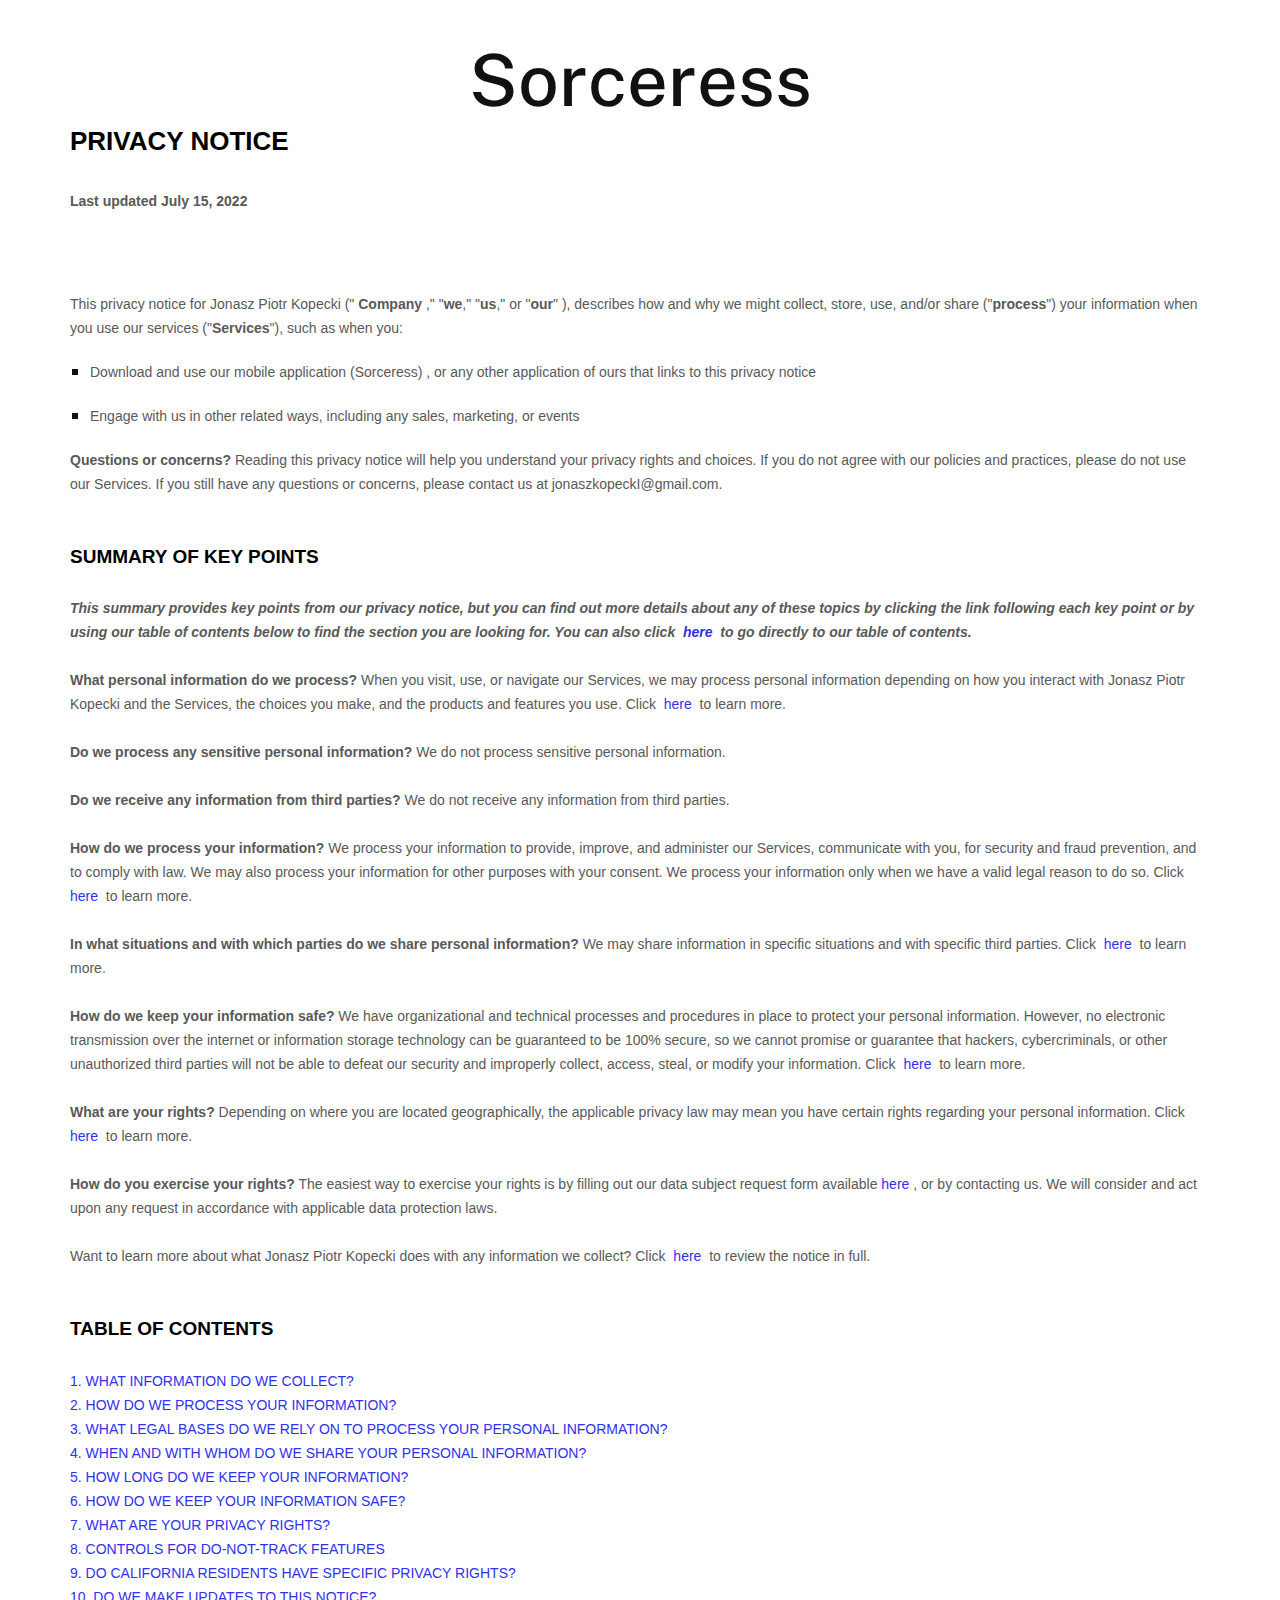
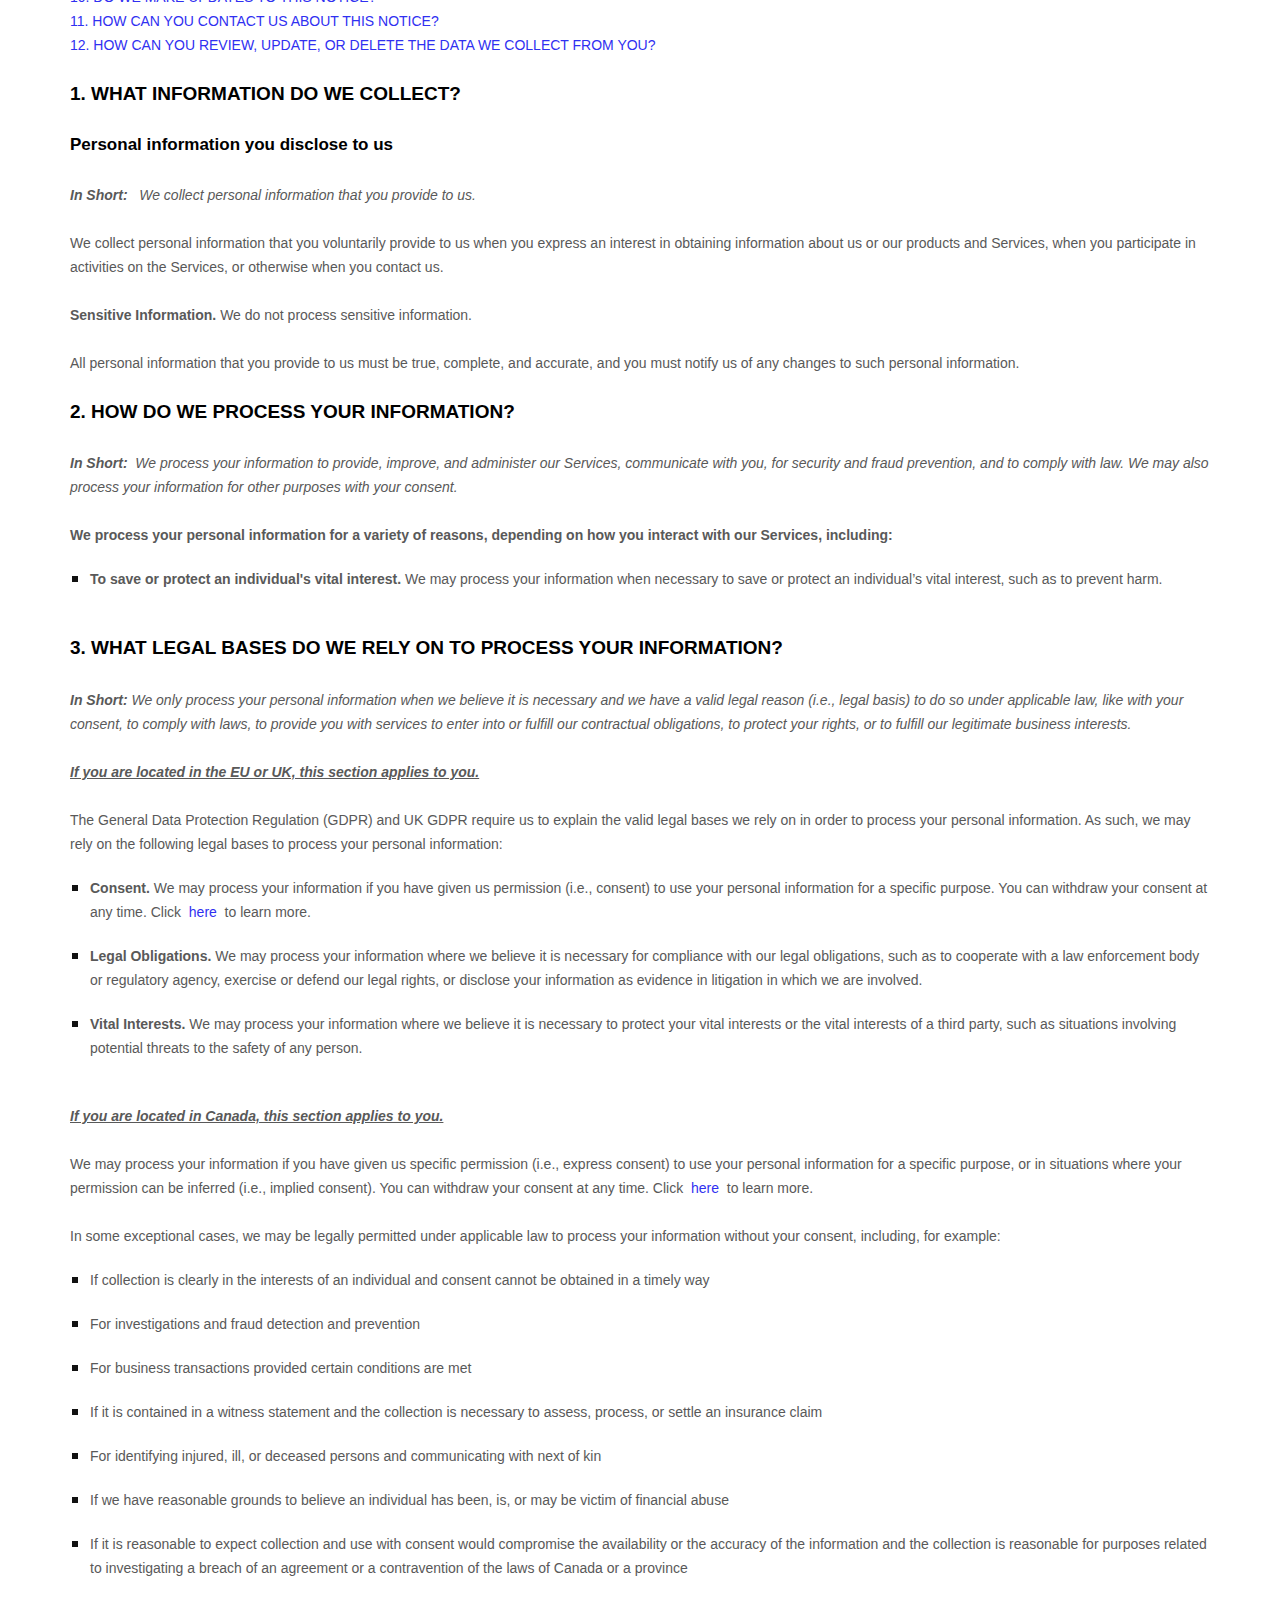
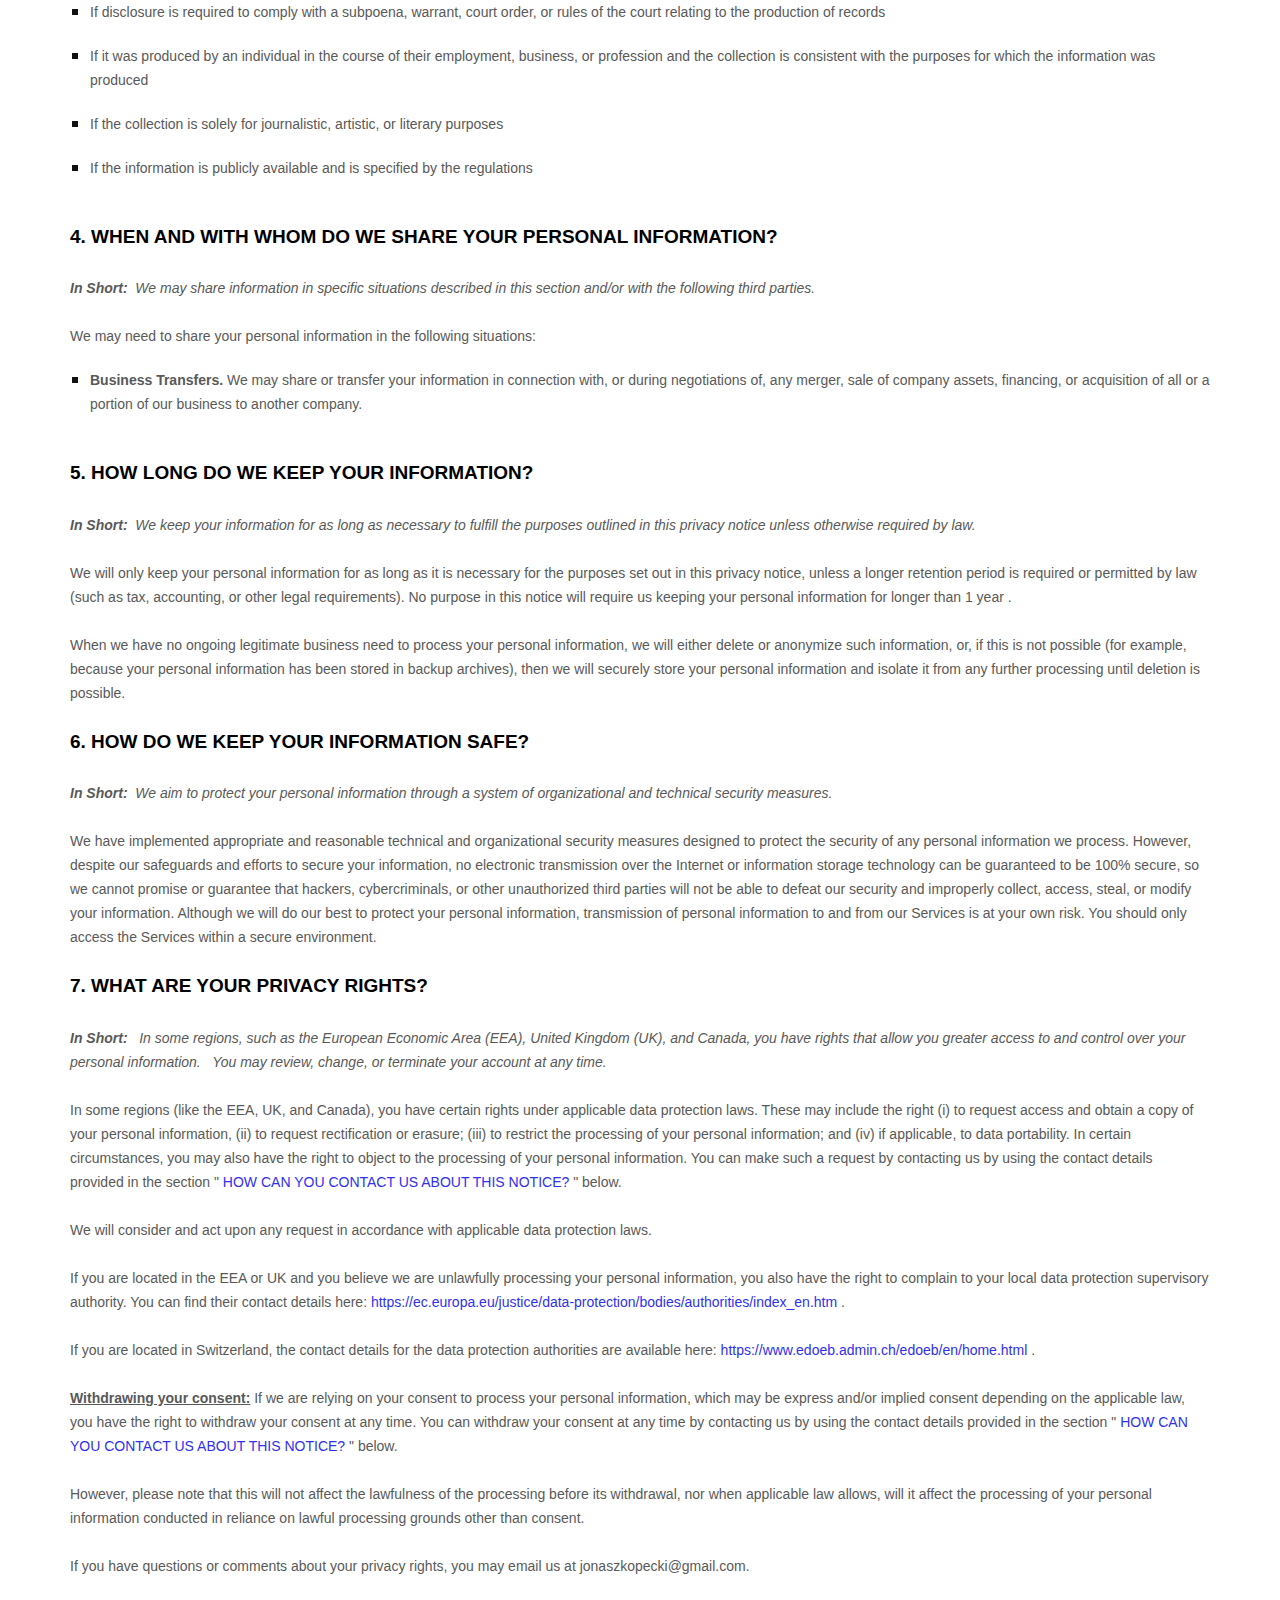
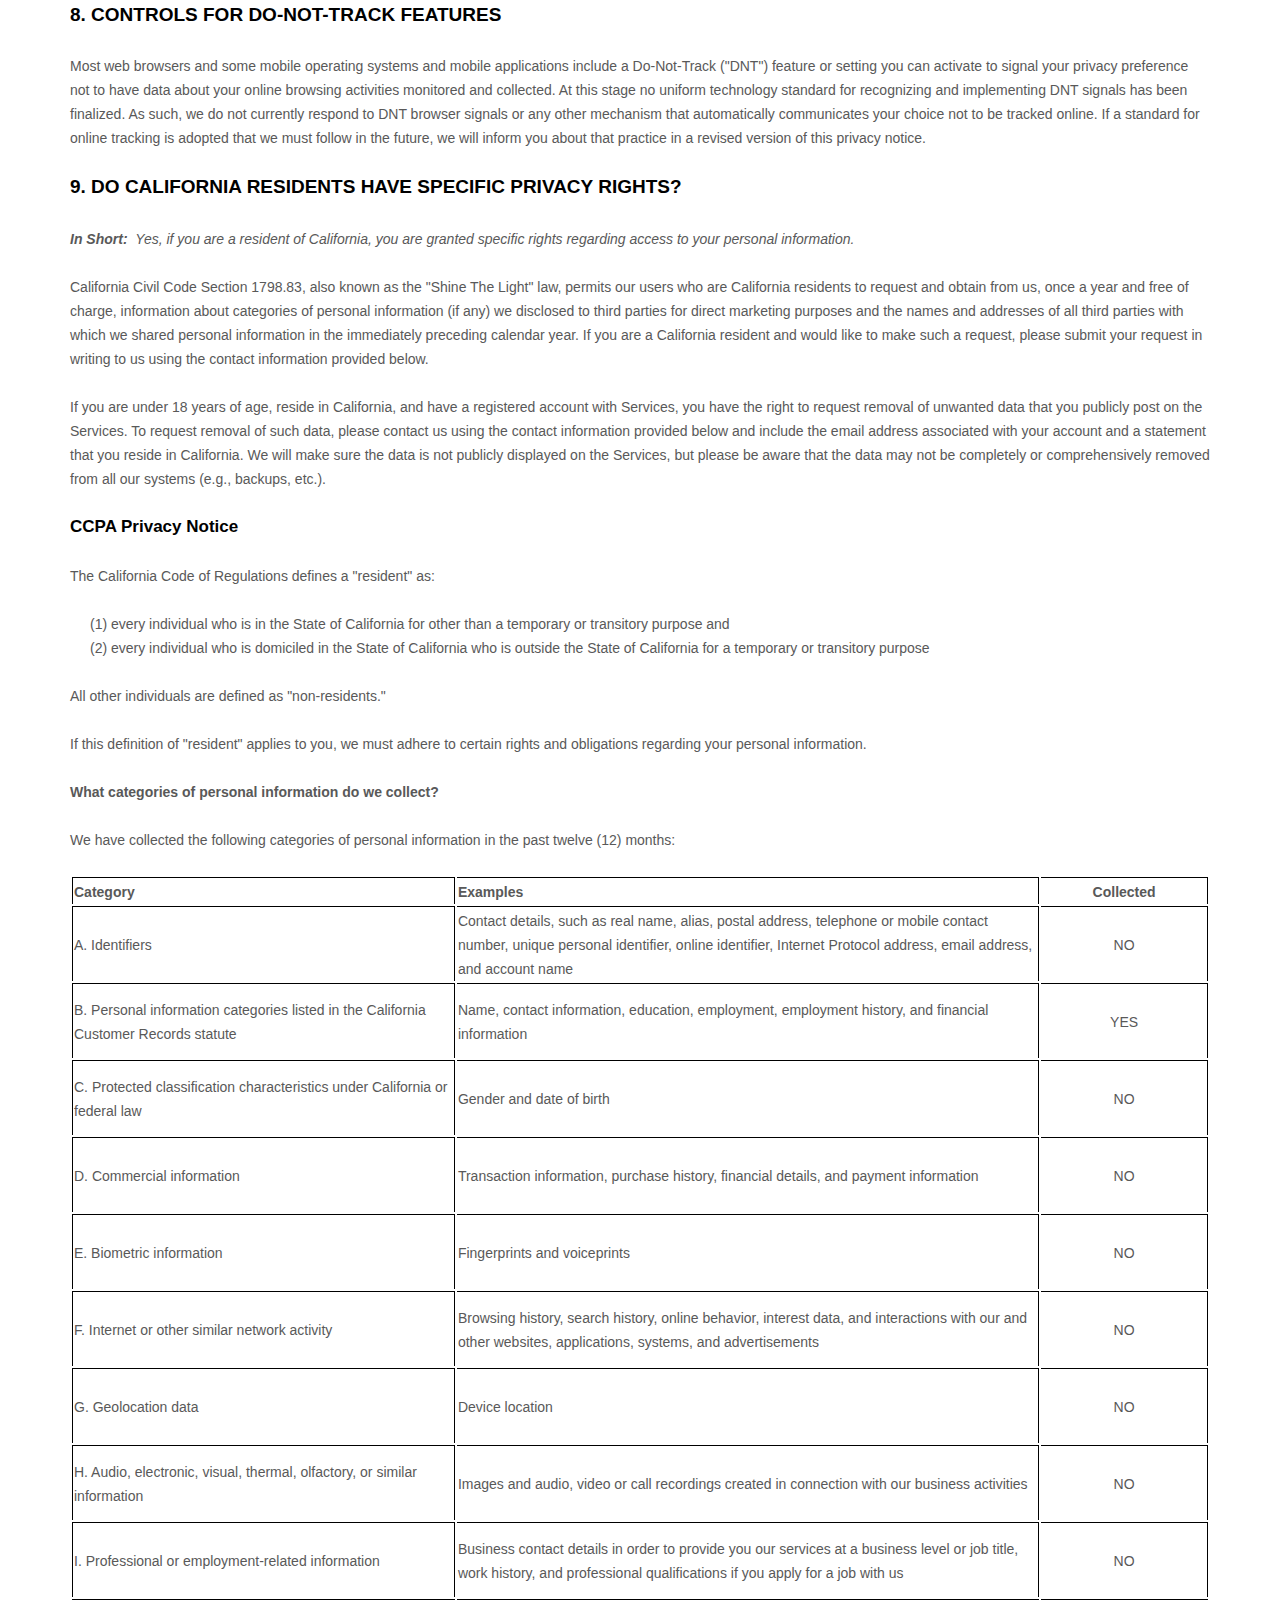
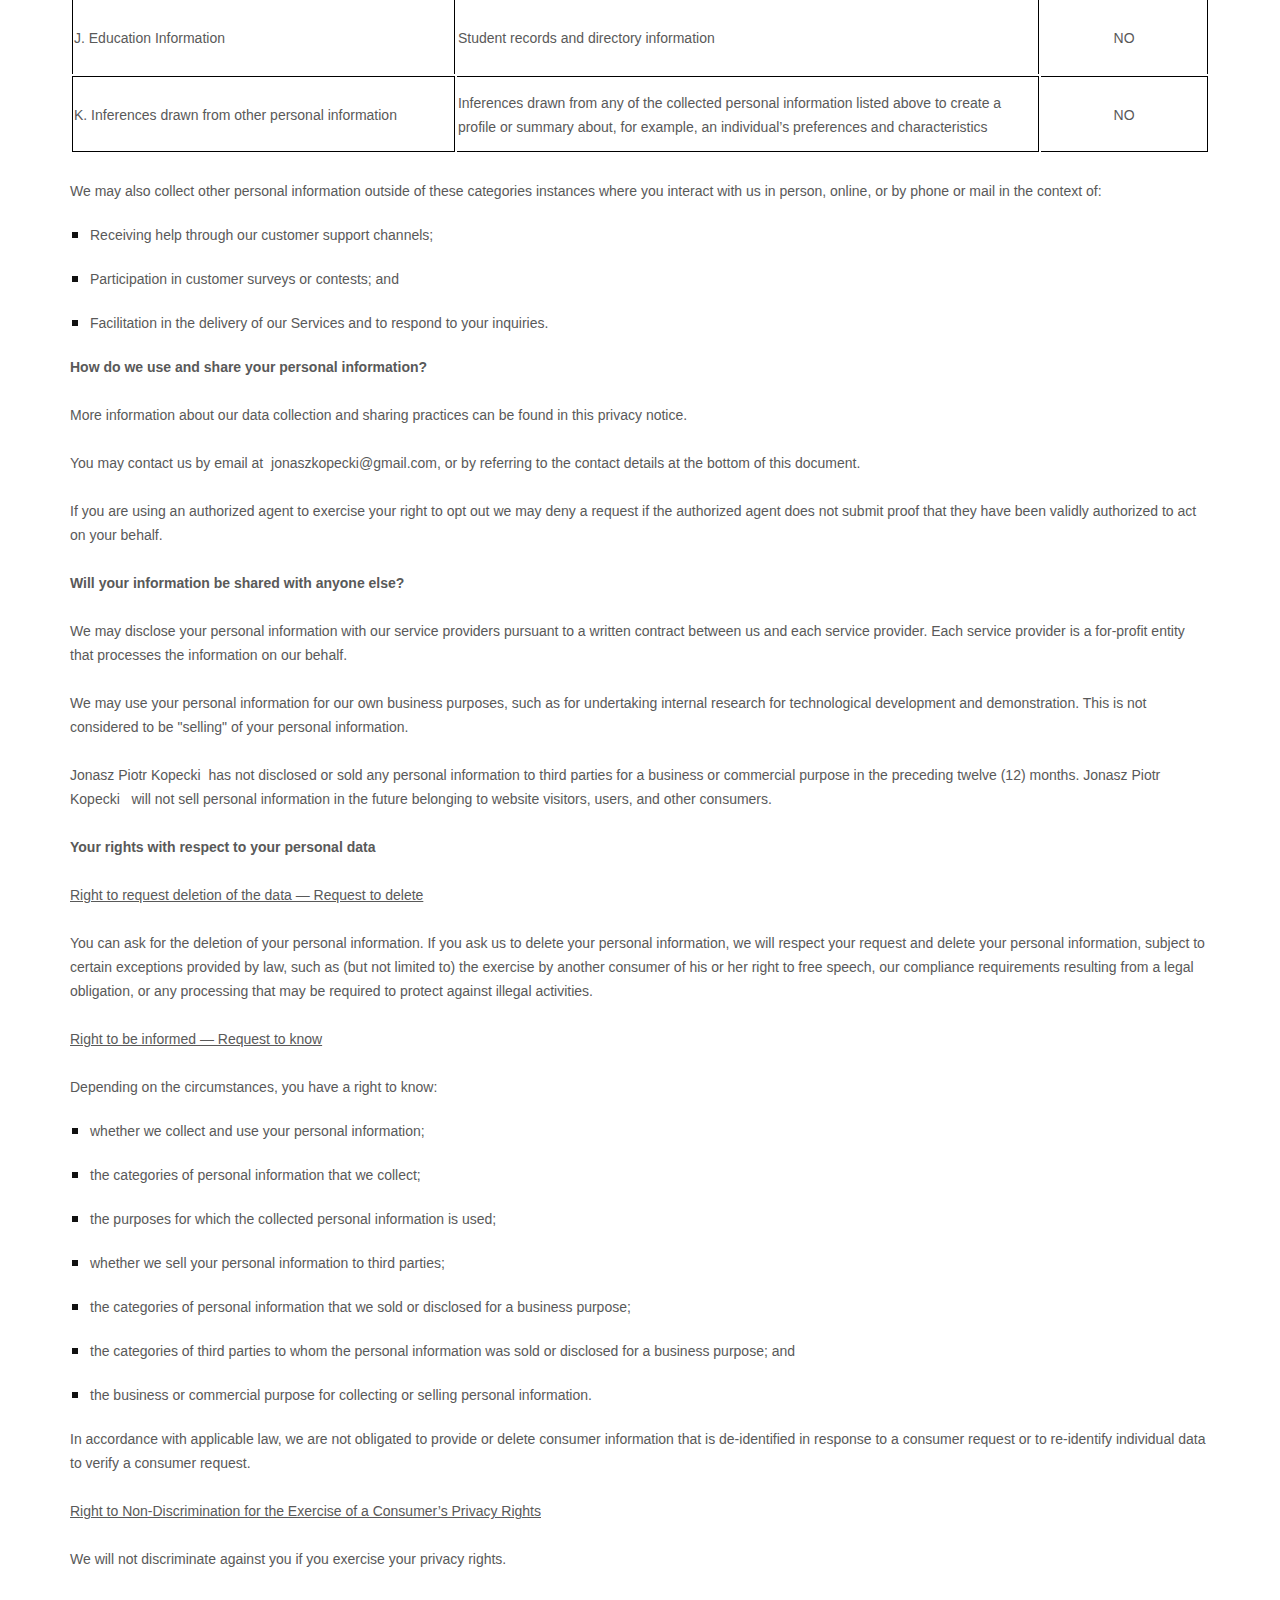
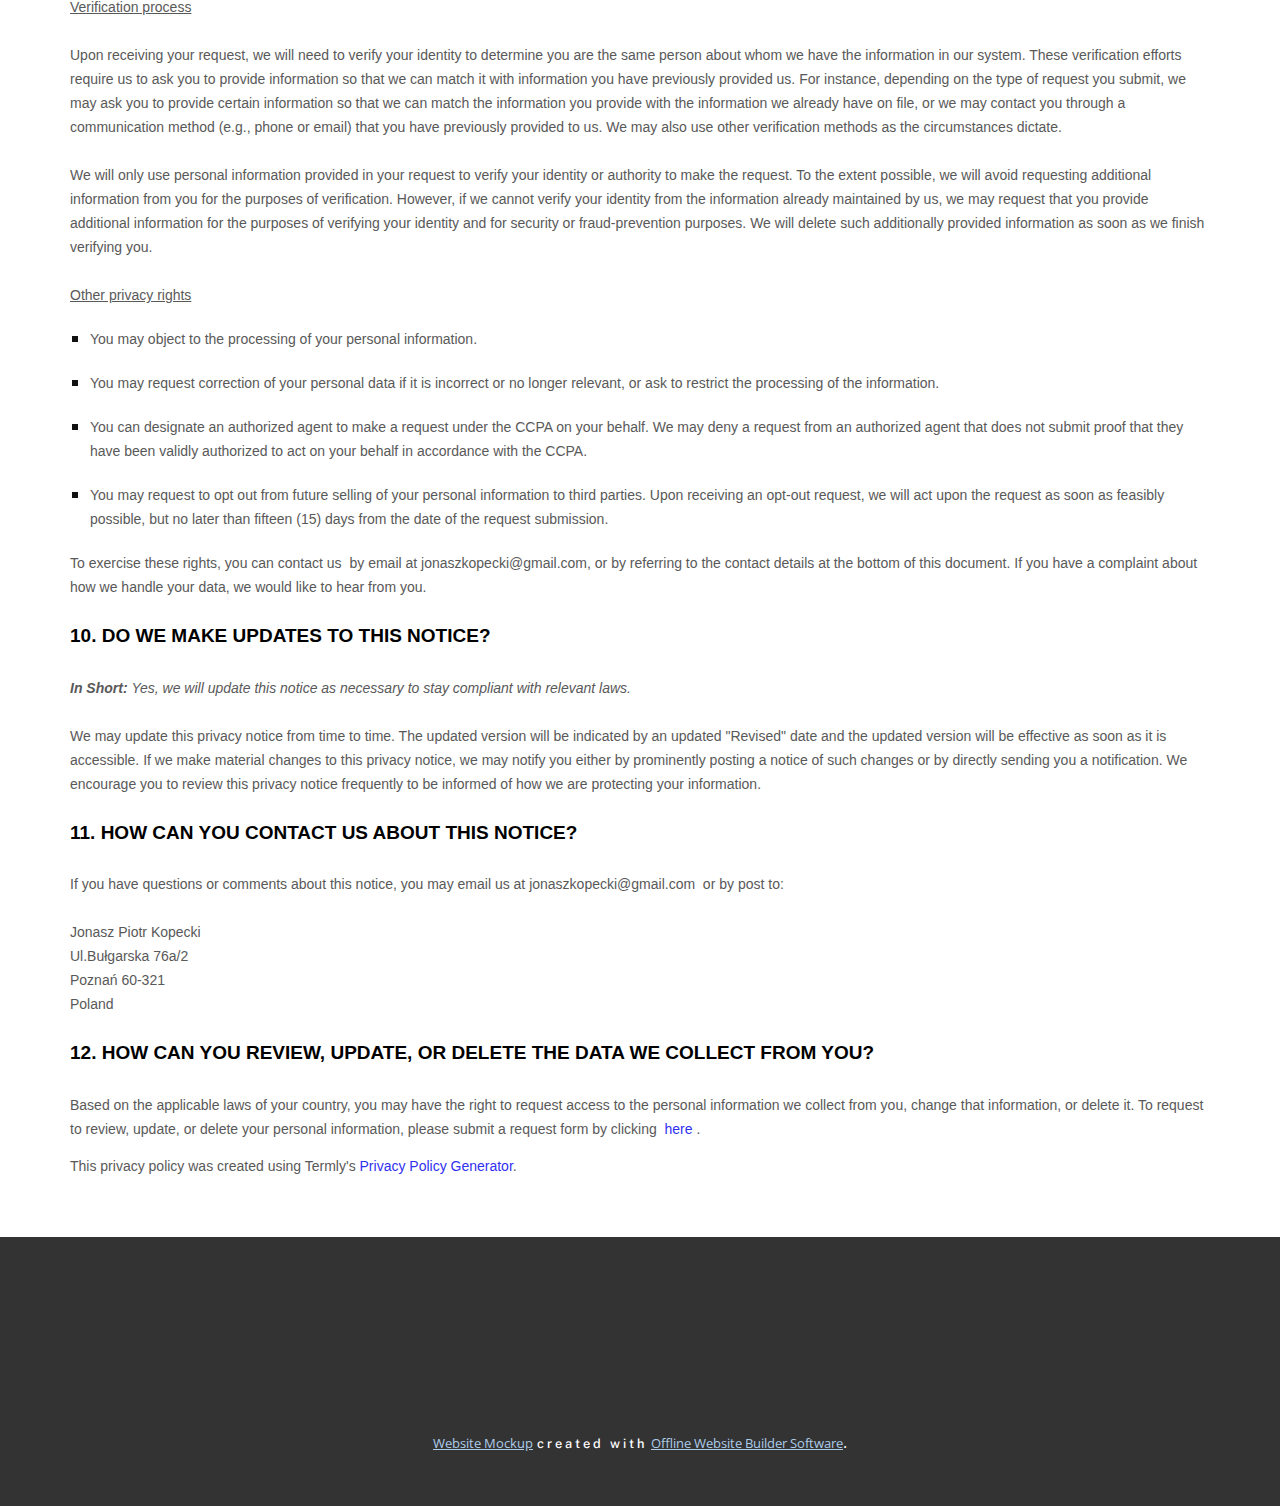
<file: PrivacyPolicy.html>
<!DOCTYPE html>
<html style="font-size: 16px;" lang="en"><head>
    <meta name="viewport" content="width=device-width, initial-scale=1.0">
    <meta charset="utf-8">
    <meta name="keywords" content="Sorceress">
    <meta name="description" content="">
    <title>PrivacyPolicy</title>
    <link rel="stylesheet" href="nicepage.css" media="screen">
<link rel="stylesheet" href="PrivacyPolicy.css" media="screen">
    <script class="u-script" type="text/javascript" src="jquery.js" defer=""></script>
    <script class="u-script" type="text/javascript" src="nicepage.js" defer=""></script>
    <meta name="generator" content="Nicepage 4.13.4, nicepage.com">
    <link id="u-theme-google-font" rel="stylesheet" href="https://fonts.googleapis.com/css?family=Roboto:100,100i,300,300i,400,400i,500,500i,700,700i,900,900i|Open+Sans:300,300i,400,400i,500,500i,600,600i,700,700i,800,800i">
    <link id="u-page-google-font" rel="stylesheet" href="https://fonts.googleapis.com/css?family=Public+Sans:100,100i,200,200i,300,300i,400,400i,500,500i,600,600i,700,700i,800,800i,900,900i">
    
    
    <script type="application/ld+json">{
		"@context": "http://schema.org",
		"@type": "Organization",
		"name": ""
}</script>
    <meta name="theme-color" content="#478ac9">
    <meta property="og:title" content="PrivacyPolicy">
    <meta property="og:type" content="website">
  </head>
  <body class="u-body u-xl-mode"><header class="u-clearfix u-header u-header" id="sec-ce32"><div class="u-align-left u-clearfix u-sheet u-sheet-1">
        <h1 class="u-text u-text-default u-title u-text-1">Sorceress</h1>
      </div></header>
    <section class="u-clearfix u-section-1" id="sec-d217">
      <div class="u-clearfix u-sheet u-sheet-1">
        <div class="u-clearfix u-custom-html u-expanded-width u-custom-html-1">
          <style> [data-custom-class='body'], [data-custom-class='body'] * {
          background: transparent !important;
        }
[data-custom-class='title'], [data-custom-class='title'] * {
          font-family: Arial !important;
font-size: 26px !important;
color: #000000 !important;
        }
[data-custom-class='subtitle'], [data-custom-class='subtitle'] * {
          font-family: Arial !important;
color: #595959 !important;
font-size: 14px !important;
        }
[data-custom-class='heading_1'], [data-custom-class='heading_1'] * {
          font-family: Arial !important;
font-size: 19px !important;
color: #000000 !important;
        }
[data-custom-class='heading_2'], [data-custom-class='heading_2'] * {
          font-family: Arial !important;
font-size: 17px !important;
color: #000000 !important;
        }
[data-custom-class='body_text'], [data-custom-class='body_text'] * {
          color: #595959 !important;
font-size: 14px !important;
font-family: Arial !important;
        }
[data-custom-class='link'], [data-custom-class='link'] * {
          color: #3030F1 !important;
font-size: 14px !important;
font-family: Arial !important;
word-break: break-word !important;
        } </style>
          <div data-custom-class="body">
            <div>
              <strong>
                <span style="font-size: 26px;">
                  <span data-custom-class="title">PRIVACY NOTICE</span>
                </span>
              </strong>
            </div>
            <div>
              <br>
            </div>
            <div>
              <span style="color: rgb(127, 127, 127);">
                <strong>
                  <span style="font-size: 15px;">
                    <span data-custom-class="subtitle">Last updated <bdt class="question">July 15, 2022</bdt>
                    </span>
                  </span>
                </strong>
              </span>
            </div>
            <div>
              <br>
            </div>
            <div>
              <br>
            </div>
            <div>
              <br>
            </div>
            <div style="line-height: 1.5;">
              <span style="color: rgb(127, 127, 127);">
                <span style="color: rgb(89, 89, 89); font-size: 15px;">
                  <span data-custom-class="body_text">This privacy notice for <bdt class="question">Jonasz Piotr Kopecki</bdt>
                    <span style="color: rgb(89, 89, 89);">
                      <span data-custom-class="body_text">
                        <bdt class="block-component"></bdt>
                      </span>
                    </span> (<bdt class="block-component"></bdt>"<bdt class="block-component"></bdt>
                    <strong>Company</strong>
                    <bdt class="statement-end-if-in-editor"></bdt>," "<strong>we</strong>," "<strong>us</strong>," or "<strong>our</strong>"<bdt class="statement-end-if-in-editor"></bdt>
                  </span>
                  <span data-custom-class="body_text">), describes how and why we might collect, store, use, and/or share (<bdt class="block-component"></bdt>"<strong>process</strong>"<bdt class="statement-end-if-in-editor"></bdt>) your information when you use our services (<bdt class="block-component"></bdt>"<strong>Services</strong>"<bdt class="statement-end-if-in-editor"></bdt>), such as when you:
                  </span>
                </span>
              </span>
              <span style="font-size: 15px;">
                <span style="color: rgb(127, 127, 127);">
                  <span data-custom-class="body_text">
                    <span style="color: rgb(89, 89, 89);">
                      <span data-custom-class="body_text">
                        <bdt class="block-component"></bdt>
                      </span>
                    </span>
                  </span>
                </span>
              </span>
              <div>
                <bdt class="block-component">
                  <span style="font-size: 15px;">
                    <span style="font-size: 15px;">
                      <span style="color: rgb(127, 127, 127);">
                        <span data-custom-class="body_text">
                          <span style="color: rgb(89, 89, 89);">
                            <span data-custom-class="body_text">
                              <bdt class="block-component"></bdt>
                            </span>
                          </span>
                        </span>
                      </span>
                    </span>
                  </span>
                </bdt>
              </div>
              <ul>
                <li style="line-height: 1.5;">
                  <span style="font-size: 15px; color: rgb(89, 89, 89);">
                    <span style="font-size: 15px; color: rgb(89, 89, 89);">
                      <span data-custom-class="body_text">Download and use<bdt class="block-component"></bdt> our mobile application<bdt class="block-component"></bdt> (<bdt class="question">Sorceress)<span style="font-size: 15px; color: rgb(89, 89, 89);">
                            <span style="font-size: 15px; color: rgb(89, 89, 89);">
                              <span data-custom-class="body_text">
                                <span style="font-size: 15px;">
                                  <span style="color: rgb(89, 89, 89);">
                                    <span data-custom-class="body_text">
                                      <span style="font-size: 15px;">
                                        <span style="color: rgb(89, 89, 89);">
                                          <bdt class="statement-end-if-in-editor">,</bdt>
                                        </span>
                                      </span>
                                    </span>
                                  </span>
                                </span>
                              </span>
                            </span>
                          </span>
                        </bdt>
                      </span>
                      <span data-custom-class="body_text">
                        <span style="font-size: 15px;">
                          <span style="color: rgb(89, 89, 89);">
                            <span data-custom-class="body_text">
                              <span style="font-size: 15px;">
                                <span style="color: rgb(89, 89, 89);">
                                  <bdt class="statement-end-if-in-editor">
                                    <bdt class="block-component"> or any other application of ours that links to this privacy notice</bdt>
                                  </bdt>
                                </span>
                              </span>
                            </span>
                          </span>
                        </span>
                      </span>
                    </span>
                  </span>
                </li>
              </ul>
              <div style="line-height: 1.5;">
                <span style="font-size: 15px;">
                  <span style="color: rgb(127, 127, 127);">
                    <span data-custom-class="body_text">
                      <span style="color: rgb(89, 89, 89);">
                        <span data-custom-class="body_text">
                          <bdt class="block-component"></bdt>
                        </span>
                      </span>
                    </span>
                  </span>
                </span>
              </div>
              <ul>
                <li style="line-height: 1.5;">
                  <span style="font-size: 15px; color: rgb(89, 89, 89);">
                    <span style="font-size: 15px; color: rgb(89, 89, 89);">
                      <span data-custom-class="body_text">Engage with us in other related ways, including any sales, marketing, or events<span style="font-size: 15px;">
                          <span style="color: rgb(89, 89, 89);">
                            <span data-custom-class="body_text">
                              <span style="font-size: 15px;">
                                <span style="color: rgb(89, 89, 89);">
                                  <bdt class="statement-end-if-in-editor"></bdt>
                                </span>
                              </span>
                            </span>
                          </span>
                        </span>
                      </span>
                    </span>
                  </span>
                </li>
              </ul>
              <div style="line-height: 1.5;">
                <span style="font-size: 15px;">
                  <span style="color: rgb(127, 127, 127);">
                    <span data-custom-class="body_text">
                      <strong>Questions or concerns?&nbsp;</strong>Reading this privacy notice will help you understand your privacy rights and choices. If you do not agree with our policies and practices, please do not use our Services. If you still have any questions or concerns, please contact us at <bdt class="question">jonaszkopeckI@gmail.com</bdt>.
                    </span>
                  </span>
                </span>
              </div>
              <div style="line-height: 1.5;">
                <br>
              </div>
              <div style="line-height: 1.5;">
                <br>
              </div>
              <div style="line-height: 1.5;">
                <strong>
                  <span style="font-size: 15px;">
                    <span data-custom-class="heading_1">SUMMARY OF KEY POINTS</span>
                  </span>
                </strong>
              </div>
              <div style="line-height: 1.5;">
                <br>
              </div>
              <div style="line-height: 1.5;">
                <span style="font-size: 15px;">
                  <span data-custom-class="body_text">
                    <strong>
                      <em>This summary provides key points from our privacy notice, but you can find out more details about any of these topics by clicking the link following each key point or by using our table of contents below to find the section you are looking for. You can also click&nbsp;</em>
                    </strong>
                  </span>
                </span>
                <a data-custom-class="link" href="#toc">
                  <span style="font-size: 15px;">
                    <span data-custom-class="body_text">
                      <strong>
                        <em>here</em>
                      </strong>
                    </span>
                  </span>
                </a>
                <span style="font-size: 15px;">
                  <span data-custom-class="body_text">
                    <strong>
                      <em>&nbsp;to go directly to our table of contents.</em>
                    </strong>
                  </span>
                </span>
              </div>
              <div style="line-height: 1.5;">
                <br>
              </div>
              <div style="line-height: 1.5;">
                <span style="font-size: 15px;">
                  <span data-custom-class="body_text">
                    <strong>What personal information do we process?</strong> When you visit, use, or navigate our Services, we may process personal information depending on how you interact with <bdt class="block-component"></bdt>
                    <bdt class="question">Jonasz Piotr Kopecki</bdt>
                    <bdt class="statement-end-if-in-editor"></bdt> and the Services, the choices you make, and the products and features you use. Click&nbsp;
                  </span>
                </span>
                <a data-custom-class="link" href="#personalinfo">
                  <span style="font-size: 15px;">
                    <span data-custom-class="body_text">here</span>
                  </span>
                </a>
                <span style="font-size: 15px;">
                  <span data-custom-class="body_text">&nbsp;to learn more.</span>
                </span>
              </div>
              <div style="line-height: 1.5;">
                <br>
              </div>
              <div style="line-height: 1.5;">
                <span style="font-size: 15px;">
                  <span data-custom-class="body_text">
                    <strong>Do we process any sensitive personal information?</strong>
                    <bdt class="block-component"></bdt>We do not process sensitive personal information.<bdt class="else-block"></bdt>
                  </span>
                </span>
              </div>
              <div style="line-height: 1.5;">
                <br>
              </div>
              <div style="line-height: 1.5;">
                <span style="font-size: 15px;">
                  <span data-custom-class="body_text">
                    <strong>Do we receive any information from third parties?</strong>
                    <bdt class="block-component"></bdt>We do not receive any information from third parties.<bdt class="else-block"></bdt>
                  </span>
                </span>
              </div>
              <div style="line-height: 1.5;">
                <br>
              </div>
              <div style="line-height: 1.5;">
                <span style="font-size: 15px;">
                  <span data-custom-class="body_text">
                    <strong>How do we process your information?</strong> We process your information to provide, improve, and administer our Services, communicate with you, for security and fraud prevention, and to comply with law. We may also process your information for other purposes with your consent. We process your information only when we have a valid legal reason to do so. Click&nbsp;
                  </span>
                </span>
                <a data-custom-class="link" href="#infouse">
                  <span style="font-size: 15px;">
                    <span data-custom-class="body_text">here</span>
                  </span>
                </a>
                <span style="font-size: 15px;">
                  <span data-custom-class="body_text">&nbsp;to learn more.</span>
                </span>
              </div>
              <div style="line-height: 1.5;">
                <br>
              </div>
              <div style="line-height: 1.5;">
                <span style="font-size: 15px;">
                  <span data-custom-class="body_text">
                    <strong>In what situations and with which <bdt class="block-component"></bdt>parties do we share personal information?
                    </strong> We may share information in specific situations and with specific <bdt class="block-component"></bdt>third parties. Click&nbsp;
                  </span>
                </span>
                <a data-custom-class="link" href="#whoshare">
                  <span style="font-size: 15px;">
                    <span data-custom-class="body_text">here</span>
                  </span>
                </a>
                <span style="font-size: 15px;">
                  <span data-custom-class="body_text">&nbsp;to learn more.<bdt class="block-component"></bdt>
                  </span>
                </span>
              </div>
              <div style="line-height: 1.5;">
                <br>
              </div>
              <div style="line-height: 1.5;">
                <span style="font-size: 15px;">
                  <span data-custom-class="body_text">
                    <strong>How do we keep your information safe?</strong> We have <bdt class="block-component"></bdt>organizational<bdt class="statement-end-if-in-editor"></bdt> and technical processes and procedures in place to protect your personal information. However, no electronic transmission over the internet or information storage technology can be guaranteed to be 100% secure, so we cannot promise or guarantee that hackers, cybercriminals, or other <bdt class="block-component"></bdt>unauthorized<bdt class="statement-end-if-in-editor"></bdt> third parties will not be able to defeat our security and improperly collect, access, steal, or modify your information. Click&nbsp;
                  </span>
                </span>
                <a data-custom-class="link" href="#infosafe">
                  <span style="font-size: 15px;">
                    <span data-custom-class="body_text">here</span>
                  </span>
                </a>
                <span style="font-size: 15px;">
                  <span data-custom-class="body_text">&nbsp;to learn more.<bdt class="statement-end-if-in-editor"></bdt>
                  </span>
                </span>
              </div>
              <div style="line-height: 1.5;">
                <br>
              </div>
              <div style="line-height: 1.5;">
                <span style="font-size: 15px;">
                  <span data-custom-class="body_text">
                    <strong>What are your rights?</strong> Depending on where you are located geographically, the applicable privacy law may mean you have certain rights regarding your personal information. Click&nbsp;
                  </span>
                </span>
                <a data-custom-class="link" href="#privacyrights">
                  <span style="font-size: 15px;">
                    <span data-custom-class="body_text">here</span>
                  </span>
                </a>
                <span style="font-size: 15px;">
                  <span data-custom-class="body_text">&nbsp;to learn more.</span>
                </span>
              </div>
              <div style="line-height: 1.5;">
                <br>
              </div>
              <div style="line-height: 1.5;">
                <span style="font-size: 15px;">
                  <span data-custom-class="body_text">
                    <strong>How do you exercise your rights?</strong> The easiest way to exercise your rights is by filling out our data subject request form available <bdt class="block-component"></bdt>
                  </span>
                </span>
                <a data-custom-class="link" href="https://app.termly.io/notify/98b458d4-26b3-4c37-a1b1-7d873147c346" rel="noopener noreferrer" target="_blank">
                  <span style="font-size: 15px;">
                    <span data-custom-class="body_text">here</span>
                  </span>
                </a>
                <span style="font-size: 15px;">
                  <span data-custom-class="body_text">
                    <bdt class="block-component"></bdt>, or by contacting us. We will consider and act upon any request in accordance with applicable data protection laws.
                  </span>
                </span>
              </div>
              <div style="line-height: 1.5;">
                <br>
              </div>
              <div style="line-height: 1.5;">
                <span style="font-size: 15px;">
                  <span data-custom-class="body_text">Want to learn more about what <bdt class="block-component"></bdt>
                    <bdt class="question">Jonasz Piotr Kopecki</bdt>
                    <bdt class="statement-end-if-in-editor"></bdt> does with any information we collect? Click&nbsp;
                  </span>
                </span>
                <a data-custom-class="link" href="#toc">
                  <span style="font-size: 15px;">
                    <span data-custom-class="body_text">here</span>
                  </span>
                </a>
                <span style="font-size: 15px;">
                  <span data-custom-class="body_text">&nbsp;to review the notice in full.</span>
                </span>
              </div>
              <div style="line-height: 1.5;">
                <br>
              </div>
              <div style="line-height: 1.5;">
                <br>
              </div>
              <div id="toc" style="line-height: 1.5;">
                <span style="font-size: 15px;">
                  <span style="color: rgb(127, 127, 127);">
                    <span style="color: rgb(0, 0, 0);">
                      <strong>
                        <span data-custom-class="heading_1">TABLE OF CONTENTS</span>
                      </strong>
                    </span>
                  </span>
                </span>
              </div>
              <div style="line-height: 1.5;">
                <br>
              </div>
              <div style="line-height: 1.5;">
                <span style="font-size: 15px;">
                  <a data-custom-class="link" href="#infocollect">
                    <span style="color: rgb(89, 89, 89);">1. WHAT INFORMATION DO WE COLLECT?</span>
                  </a>
                </span>
              </div>
              <div style="line-height: 1.5;">
                <span style="font-size: 15px;">
                  <a data-custom-class="link" href="#infouse">
                    <span style="color: rgb(89, 89, 89);">2. HOW DO WE PROCESS YOUR INFORMATION?<bdt class="block-component"></bdt>
                    </span>
                  </a>
                </span>
              </div>
              <div style="line-height: 1.5;">
                <span style="font-size: 15px;">
                  <a data-custom-class="link" href="#legalbases">
                    <span style="color: rgb(89, 89, 89);">3. <span style="font-size: 15px;">
                        <span style="color: rgb(89, 89, 89);">WHAT LEGAL BASES DO WE RELY ON TO PROCESS YOUR PERSONAL INFORMATION?</span>
                      </span>
                      <bdt class="statement-end-if-in-editor"></bdt>
                    </span>
                  </a>
                </span>
              </div>
              <div style="line-height: 1.5;">
                <span style="font-size: 15px;">
                  <span style="color: rgb(89, 89, 89);">
                    <a data-custom-class="link" href="#whoshare">4. WHEN AND WITH WHOM DO WE SHARE YOUR PERSONAL INFORMATION?</a>
                  </span>
                  <span data-custom-class="body_text">
                    <bdt class="block-component"></bdt>
                  </span>
                  <span style="color: rgb(127, 127, 127);">
                    <span style="color: rgb(89, 89, 89);">
                      <span data-custom-class="body_text">
                        <span style="color: rgb(89, 89, 89);">
                          <bdt class="block-component"></bdt>
                        </span>
                      </span>
                      <span data-custom-class="body_text">
                        <span style="color: rgb(89, 89, 89);">
                          <span style="color: rgb(89, 89, 89);">
                            <span style="color: rgb(89, 89, 89);">
                              <bdt class="block-component"></bdt>
                            </span>
                          </span>
                          <bdt class="block-component"></bdt>
                        </span>
                      </span>
                    </span>
                  </span>
                </span>
              </div>
              <div style="line-height: 1.5;">
                <span style="font-size: 15px;">
                  <a data-custom-class="link" href="#inforetain">
                    <span style="color: rgb(89, 89, 89);">5. HOW LONG DO WE KEEP YOUR INFORMATION?</span>
                  </a>
                  <span style="color: rgb(127, 127, 127);">
                    <span style="color: rgb(89, 89, 89);">
                      <span data-custom-class="body_text">
                        <span style="color: rgb(89, 89, 89);">
                          <span style="color: rgb(89, 89, 89);">
                            <bdt class="block-component"></bdt>
                          </span>
                        </span>
                      </span>
                    </span>
                  </span>
                </span>
              </div>
              <div style="line-height: 1.5;">
                <span style="font-size: 15px;">
                  <a data-custom-class="link" href="#infosafe">
                    <span style="color: rgb(89, 89, 89);">6. HOW DO WE KEEP YOUR INFORMATION SAFE?</span>
                  </a>
                  <span style="color: rgb(127, 127, 127);">
                    <span style="color: rgb(89, 89, 89);">
                      <span data-custom-class="body_text">
                        <span style="color: rgb(89, 89, 89);">
                          <bdt class="statement-end-if-in-editor"></bdt>
                          <bdt class="block-component"></bdt>
                        </span>
                      </span>
                    </span>
                  </span>
                </span>
              </div>
              <div style="line-height: 1.5;">
                <span style="font-size: 15px;">
                  <span style="color: rgb(89, 89, 89);">
                    <a data-custom-class="link" href="#privacyrights">7. WHAT ARE YOUR PRIVACY RIGHTS?</a>
                  </span>
                </span>
              </div>
              <div style="line-height: 1.5;">
                <span style="font-size: 15px;">
                  <a data-custom-class="link" href="#DNT">
                    <span style="color: rgb(89, 89, 89);">8. CONTROLS FOR DO-NOT-TRACK FEATURES</span>
                  </a>
                </span>
              </div>
              <div style="line-height: 1.5;">
                <span style="font-size: 15px;">
                  <a data-custom-class="link" href="#caresidents">
                    <span style="color: rgb(89, 89, 89);">9. DO CALIFORNIA RESIDENTS HAVE SPECIFIC PRIVACY RIGHTS?</span>
                  </a>
                </span>
              </div>
              <div style="line-height: 1.5;">
                <span style="font-size: 15px;">
                  <a data-custom-class="link" href="#policyupdates">
                    <span style="color: rgb(89, 89, 89);">10. DO WE MAKE UPDATES TO THIS NOTICE?</span>
                  </a>
                </span>
              </div>
              <div style="line-height: 1.5;">
                <a data-custom-class="link" href="#contact">
                  <span style="color: rgb(89, 89, 89); font-size: 15px;">11. HOW CAN YOU CONTACT US ABOUT THIS NOTICE?</span>
                </a>
              </div>
              <div style="line-height: 1.5;">
                <a data-custom-class="link" href="#request">
                  <span style="color: rgb(89, 89, 89);">12. HOW CAN YOU REVIEW, UPDATE, OR DELETE THE DATA WE COLLECT FROM YOU?</span>
                </a>
              </div>
              <div style="line-height: 1.5;">
                <br>
              </div>
              <div id="infocollect" style="line-height: 1.5;">
                <span style="color: rgb(127, 127, 127);">
                  <span style="color: rgb(89, 89, 89); font-size: 15px;">
                    <span style="font-size: 15px; color: rgb(89, 89, 89);">
                      <span style="font-size: 15px; color: rgb(89, 89, 89);">
                        <span id="control" style="color: rgb(0, 0, 0);">
                          <strong>
                            <span data-custom-class="heading_1">1. WHAT INFORMATION DO WE COLLECT?</span>
                          </strong>
                        </span>
                      </span>
                    </span>
                  </span>
                </span>
              </div>
              <div style="line-height: 1.5;">
                <br>
              </div>
              <div id="personalinfo" style="line-height: 1.5;">
                <span data-custom-class="heading_2" style="color: rgb(0, 0, 0);">
                  <span style="font-size: 15px;">
                    <strong>Personal information you disclose to us</strong>
                  </span>
                </span>
              </div>
              <div>
                <div>
                  <br>
                </div>
                <div style="line-height: 1.5;">
                  <span style="color: rgb(127, 127, 127);">
                    <span style="color: rgb(89, 89, 89); font-size: 15px;">
                      <span data-custom-class="body_text">
                        <span style="font-size: 15px; color: rgb(89, 89, 89);">
                          <span style="font-size: 15px; color: rgb(89, 89, 89);">
                            <span data-custom-class="body_text">
                              <strong>
                                <em>In Short:</em>
                              </strong>
                            </span>
                          </span>
                        </span>
                      </span>
                      <span data-custom-class="body_text">
                        <span style="font-size: 15px; color: rgb(89, 89, 89);">
                          <span style="font-size: 15px; color: rgb(89, 89, 89);">
                            <span data-custom-class="body_text">
                              <strong>
                                <em>&nbsp;</em>
                              </strong>
                              <em>We collect personal information that you provide to us.</em>
                            </span>
                          </span>
                        </span>
                      </span>
                    </span>
                  </span>
                </div>
              </div>
              <div style="line-height: 1.5;">
                <br>
              </div>
              <div style="line-height: 1.5;">
                <span style="font-size: 15px; color: rgb(89, 89, 89);">
                  <span style="font-size: 15px; color: rgb(89, 89, 89);">
                    <span data-custom-class="body_text">We collect personal information that you voluntarily provide to us when you <span style="font-size: 15px;">
                        <bdt class="block-component"></bdt>
                      </span>
                    </span>
                    <span data-custom-class="body_text">express an interest in obtaining information about us or our products and Services, when you participate in activities on the Services, or otherwise when you contact us.</span>
                  </span>
                </span>
              </div>
              <div style="line-height: 1.5;">
                <br>
              </div>
              <div style="line-height: 1.5;">
                <span style="font-size: 15px; color: rgb(89, 89, 89);">
                  <span style="font-size: 15px; color: rgb(89, 89, 89);">
                    <span data-custom-class="body_text">
                      <span style="font-size: 15px;">
                        <bdt class="block-component"></bdt>
                      </span>
                    </span>
                  </span>
                </span>
              </div>
              <div id="sensitiveinfo" style="line-height: 1.5;">
                <span style="font-size: 15px;">
                  <span data-custom-class="body_text">
                    <strong>Sensitive Information.</strong>
                    <bdt class="block-component"></bdt>We do not process sensitive information.
                  </span>
                </span>
              </div>
              <div style="line-height: 1.5;">
                <br>
              </div>
              <div style="line-height: 1.5;">
                <span style="font-size: 15px;">
                  <span data-custom-class="body_text">
                    <bdt class="else-block"></bdt>
                  </span>
                </span>
                <span style="font-size: 15px; color: rgb(89, 89, 89);">
                  <span style="font-size: 15px; color: rgb(89, 89, 89);">
                    <span data-custom-class="body_text">
                      <span style="font-size: 15px;">
                        <span data-custom-class="body_text">
                          <bdt class="block-component">
                            <bdt class="block-component"></bdt>
                          </bdt>
                        </span>
                      </span>
                    </span>
                  </span>
                  <bdt class="block-component">
                    <bdt class="block-component"></bdt>
                  </bdt>
                </span>
              </div>
              <div style="line-height: 1.5;">
                <span style="font-size: 15px; color: rgb(89, 89, 89);">
                  <span style="font-size: 15px; color: rgb(89, 89, 89);">
                    <span data-custom-class="body_text">All personal information that you provide to us must be true, complete, and accurate, and you must notify us of any changes to such personal information.</span>
                  </span>
                </span>
              </div>
              <div style="line-height: 1.5;">
                <br>
              </div>
              <div style="line-height: 1.5;">
                <span style="font-size: 15px; color: rgb(89, 89, 89);">
                  <span style="font-size: 15px; color: rgb(89, 89, 89);">
                    <span data-custom-class="body_text">
                      <bdt class="block-component"></bdt>
                    </span>
                    <span data-custom-class="body_text">
                      <span style="color: rgb(89, 89, 89); font-size: 15px;">
                        <span data-custom-class="body_text">
                          <span style="color: rgb(89, 89, 89); font-size: 15px;">
                            <span data-custom-class="body_text">
                              <bdt class="statement-end-if-in-editor">
                                <bdt class="block-component"></bdt>
                              </bdt>
                            </span>
                          </span>
                        </span>
                      </span>
                    </span>
                  </span>
                </span>
                <span style="font-size: 15px;">
                  <span data-custom-class="body_text">
                    <bdt class="block-component"></bdt>
                  </span>
                </span>
              </div>
              <div id="infouse" style="line-height: 1.5;">
                <span style="color: rgb(127, 127, 127);">
                  <span style="color: rgb(89, 89, 89); font-size: 15px;">
                    <span style="font-size: 15px; color: rgb(89, 89, 89);">
                      <span style="font-size: 15px; color: rgb(89, 89, 89);">
                        <span id="control" style="color: rgb(0, 0, 0);">
                          <strong>
                            <span data-custom-class="heading_1">2. HOW DO WE PROCESS YOUR INFORMATION?</span>
                          </strong>
                        </span>
                      </span>
                    </span>
                  </span>
                </span>
              </div>
              <div>
                <div style="line-height: 1.5;">
                  <br>
                </div>
                <div style="line-height: 1.5;">
                  <span style="color: rgb(127, 127, 127);">
                    <span style="color: rgb(89, 89, 89); font-size: 15px;">
                      <span data-custom-class="body_text">
                        <span style="font-size: 15px; color: rgb(89, 89, 89);">
                          <span style="font-size: 15px; color: rgb(89, 89, 89);">
                            <span data-custom-class="body_text">
                              <strong>
                                <em>In Short:&nbsp;</em>
                              </strong>
                              <em>We process your information to provide, improve, and administer our Services, communicate with you, for security and fraud prevention, and to comply with law. We may also process your information for other purposes with your consent.</em>
                            </span>
                          </span>
                        </span>
                      </span>
                    </span>
                  </span>
                </div>
              </div>
              <div style="line-height: 1.5;">
                <br>
              </div>
              <div style="line-height: 1.5;">
                <span style="font-size: 15px; color: rgb(89, 89, 89);">
                  <span style="font-size: 15px; color: rgb(89, 89, 89);">
                    <span data-custom-class="body_text">
                      <strong>We process your personal information for a variety of reasons, depending on how you interact with our Services, including:</strong>
                      <bdt class="block-component"></bdt>
                    </span>
                  </span>
                </span>
                <div style="line-height: 1.5;">
                  <span style="font-size: 15px; color: rgb(89, 89, 89);">
                    <span style="font-size: 15px; color: rgb(89, 89, 89);">
                      <span data-custom-class="body_text">
                        <bdt class="block-component"></bdt>
                      </span>
                    </span>
                  </span>
                  <div style="line-height: 1.5;">
                    <span style="font-size: 15px; color: rgb(89, 89, 89);">
                      <span style="font-size: 15px; color: rgb(89, 89, 89);">
                        <span data-custom-class="body_text">
                          <bdt class="block-component"></bdt>
                        </span>
                      </span>
                    </span>
                    <div style="line-height: 1.5;">
                      <span style="font-size: 15px; color: rgb(89, 89, 89);">
                        <span style="font-size: 15px; color: rgb(89, 89, 89);">
                          <span data-custom-class="body_text">
                            <bdt class="block-component"></bdt>
                          </span>
                        </span>
                      </span>
                      <div style="line-height: 1.5;">
                        <span style="font-size: 15px; color: rgb(89, 89, 89);">
                          <span style="font-size: 15px; color: rgb(89, 89, 89);">
                            <span data-custom-class="body_text">
                              <bdt class="block-component"></bdt>
                            </span>
                          </span>
                        </span>
                        <div style="line-height: 1.5;">
                          <bdt class="block-component">
                            <span style="font-size: 15px;"></span>
                          </bdt>
                          <div style="line-height: 1.5;">
                            <bdt class="block-component">
                              <span style="font-size: 15px;"></span>
                            </bdt>
                            <div style="line-height: 1.5;">
                              <bdt class="block-component">
                                <span style="font-size: 15px;"></span>
                              </bdt>
                              <div style="line-height: 1.5;">
                                <bdt class="block-component">
                                  <span style="font-size: 15px;">
                                    <span data-custom-class="body_text"></span>
                                  </span>
                                </bdt>
                                <p style="font-size: 15px; line-height: 1.5;">
                                  <bdt class="block-component">
                                    <span style="font-size: 15px;"></span>
                                  </bdt>
                                </p>
                                <p style="font-size: 15px; line-height: 1.5;">
                                  <bdt class="block-component">
                                    <span style="font-size: 15px;"></span>
                                  </bdt>
                                </p>
                                <p style="font-size: 15px; line-height: 1.5;">
                                  <bdt class="block-component"></bdt>
                                </p>
                                <p style="font-size: 15px; line-height: 1.5;">
                                  <bdt class="block-component"></bdt>
                                </p>
                                <div style="line-height: 1.5;">
                                  <bdt class="block-component">
                                    <span style="font-size: 15px;"></span>
                                  </bdt>
                                  <div style="line-height: 1.5;">
                                    <bdt class="block-component">
                                      <span style="font-size: 15px;"></span>
                                    </bdt>
                                    <div style="line-height: 1.5;">
                                      <bdt class="block-component">
                                        <span style="font-size: 15px;"></span>
                                      </bdt>
                                      <div style="line-height: 1.5;">
                                        <span style="font-size: 15px;">
                                          <bdt class="block-component">
                                            <span data-custom-class="body_text"></span>
                                          </bdt>
                                        </span>
                                        <div style="line-height: 1.5;">
                                          <bdt class="block-component">
                                            <span style="font-size: 15px;">
                                              <span data-custom-class="body_text"></span>
                                            </span>
                                          </bdt>
                                          <div style="line-height: 1.5;">
                                            <bdt class="block-component">
                                              <span style="font-size: 15px;">
                                                <span data-custom-class="body_text"></span>
                                              </span>
                                            </bdt>
                                            <div style="line-height: 1.5;">
                                              <bdt class="block-component">
                                                <span style="font-size: 15px;">
                                                  <span data-custom-class="body_text"></span>
                                                </span>
                                              </bdt>
                                              <div style="line-height: 1.5;">
                                                <bdt class="block-component">
                                                  <span style="font-size: 15px;">
                                                    <span data-custom-class="body_text"></span>
                                                  </span>
                                                </bdt>
                                                <div style="line-height: 1.5;">
                                                  <bdt class="block-component">
                                                    <span style="font-size: 15px;">
                                                      <span data-custom-class="body_text"></span>
                                                    </span>
                                                  </bdt>
                                                  <div style="line-height: 1.5;">
                                                    <bdt class="block-component">
                                                      <span style="font-size: 15px;">
                                                        <span data-custom-class="body_text"></span>
                                                      </span>
                                                    </bdt>
                                                    <div style="line-height: 1.5;">
                                                      <bdt class="block-component">
                                                        <span style="font-size: 15px;">
                                                          <span data-custom-class="body_text"></span>
                                                        </span>
                                                      </bdt>
                                                      <div style="line-height: 1.5;">
                                                        <bdt class="block-component">
                                                          <span style="font-size: 15px;">
                                                            <span data-custom-class="body_text"></span>
                                                          </span>
                                                        </bdt>
                                                        <div style="line-height: 1.5;">
                                                          <bdt class="block-component">
                                                            <span style="font-size: 15px;">
                                                              <span data-custom-class="body_text"></span>
                                                            </span>
                                                          </bdt>
                                                          <div style="line-height: 1.5;">
                                                            <bdt class="block-component">
                                                              <span style="font-size: 15px;">
                                                                <span data-custom-class="body_text"></span>
                                                              </span>
                                                            </bdt>
                                                            <div style="line-height: 1.5;">
                                                              <bdt class="block-component">
                                                                <span style="font-size: 15px;">
                                                                  <span data-custom-class="body_text"></span>
                                                                </span>
                                                              </bdt>
                                                            </div>
                                                            <ul>
                                                              <li style="line-height: 1.5;">
                                                                <span data-custom-class="body_text">
                                                                  <span style="font-size: 15px;">
                                                                    <strong>To save or protect an individual's vital interest.</strong> We may process your information when necessary to save or protect an individual’s vital interest, such as to prevent harm.
                                                                  </span>
                                                                </span>
                                                                <bdt class="statement-end-if-in-editor">
                                                                  <span style="font-size: 15px;">
                                                                    <span data-custom-class="body_text"></span>
                                                                  </span>
                                                                </bdt>
                                                              </li>
                                                            </ul>
                                                            <div style="line-height: 1.5;">
                                                              <bdt class="block-component">
                                                                <span style="font-size: 15px;">
                                                                  <span data-custom-class="body_text"></span>
                                                                </span>
                                                              </bdt>
                                                              <bdt class="block-component">
                                                                <span style="font-size: 15px;">
                                                                  <span data-custom-class="body_text"></span>
                                                                </span>
                                                              </bdt>
                                                              <bdt class="block-component">
                                                                <span style="font-size: 15px;">
                                                                  <span data-custom-class="body_text"></span>
                                                                </span>
                                                              </bdt>
                                                              <bdt class="block-component">
                                                                <span style="font-size: 15px;">
                                                                  <span data-custom-class="body_text"></span>
                                                                </span>
                                                              </bdt>
                                                            </div>
                                                            <div style="line-height: 1.5;">
                                                              <br>
                                                            </div>
                                                            <div id="legalbases" style="line-height: 1.5;">
                                                              <strong>
                                                                <span style="font-size: 15px;">
                                                                  <span data-custom-class="heading_1">3. WHAT LEGAL BASES DO WE RELY ON TO PROCESS YOUR INFORMATION?</span>
                                                                </span>
                                                              </strong>
                                                            </div>
                                                            <div style="line-height: 1.5;">
                                                              <br>
                                                            </div>
                                                            <div style="line-height: 1.5;">
                                                              <em>
                                                                <span style="font-size: 15px;">
                                                                  <span data-custom-class="body_text">
                                                                    <strong>In Short:&nbsp;</strong>We only process your personal information when we believe it is necessary and we have a valid legal reason (i.e.<bdt class="block-component"></bdt>,<bdt class="statement-end-if-in-editor"></bdt> legal basis) to do so under applicable law, like with your consent, to comply with laws, to provide you with services to enter into or <bdt class="block-component"></bdt>fulfill<bdt class="statement-end-if-in-editor"></bdt> our contractual obligations, to protect your rights, or to <bdt class="block-component"></bdt>fulfill<bdt class="statement-end-if-in-editor"></bdt> our legitimate business interests.
                                                                  </span>
                                                                </span>
                                                              </em>
                                                              <span style="font-size: 15px;">
                                                                <span data-custom-class="body_text">
                                                                  <bdt class="block-component"></bdt>
                                                                </span>
                                                                <span data-custom-class="body_text">
                                                                  <bdt class="block-component"></bdt>
                                                                </span>
                                                              </span>
                                                            </div>
                                                            <div style="line-height: 1.5;">
                                                              <br>
                                                            </div>
                                                            <div style="line-height: 1.5;">
                                                              <em>
                                                                <span style="font-size: 15px;">
                                                                  <span data-custom-class="body_text">
                                                                    <strong><u>If you are located in the EU or UK, this section applies to you.</u>
                                                                    </strong>
                                                                  </span>
                                                                </span>
                                                              </em>
                                                              <span style="font-size: 15px;">
                                                                <span data-custom-class="body_text">
                                                                  <bdt class="statement-end-if-in-editor"></bdt>
                                                                </span>
                                                              </span>
                                                            </div>
                                                            <div style="line-height: 1.5;">
                                                              <br>
                                                            </div>
                                                            <div style="line-height: 1.5;">
                                                              <span style="font-size: 15px;">
                                                                <span data-custom-class="body_text">The General Data Protection Regulation (GDPR) and UK GDPR require us to explain the valid legal bases we rely on in order to process your personal information. As such, we may rely on the following legal bases to process your personal information:</span>
                                                              </span>
                                                            </div>
                                                            <ul>
                                                              <li style="line-height: 1.5;">
                                                                <span style="font-size: 15px;">
                                                                  <span data-custom-class="body_text">
                                                                    <strong>Consent.&nbsp;</strong>We may process your information if you have given us permission (i.e.<bdt class="block-component"></bdt>,<bdt class="statement-end-if-in-editor"></bdt> consent) to use your personal information for a specific purpose. You can withdraw your consent at any time. Click&nbsp;
                                                                  </span>
                                                                </span>
                                                                <a data-custom-class="link" href="#withdrawconsent">
                                                                  <span style="font-size: 15px;">
                                                                    <span data-custom-class="body_text">here</span>
                                                                  </span>
                                                                </a>
                                                                <span style="font-size: 15px;">
                                                                  <span data-custom-class="body_text">&nbsp;to learn more.</span>
                                                                </span>
                                                              </li>
                                                            </ul>
                                                            <div style="line-height: 1.5;">
                                                              <bdt class="block-component">
                                                                <span style="font-size: 15px;">
                                                                  <span data-custom-class="body_text"></span>
                                                                </span>
                                                              </bdt>
                                                              <div style="line-height: 1.5;">
                                                                <bdt class="block-component">
                                                                  <span style="font-size: 15px;">
                                                                    <span data-custom-class="body_text"></span>
                                                                  </span>
                                                                </bdt>
                                                                <bdt class="block-component">
                                                                  <span style="font-size: 15px;">
                                                                    <span data-custom-class="body_text"></span>
                                                                  </span>
                                                                </bdt>
                                                              </div>
                                                              <ul>
                                                                <li style="line-height: 1.5;">
                                                                  <span data-custom-class="body_text">
                                                                    <span style="font-size: 15px;">
                                                                      <strong>Legal Obligations.</strong> We may process your information where we believe it is necessary for compliance with our legal obligations, such as to cooperate with a law enforcement body or regulatory agency, exercise or defend our legal rights, or disclose your information as evidence in litigation in which we are involved.<bdt class="statement-end-if-in-editor"></bdt>
                                                                      <br>
                                                                    </span>
                                                                  </span>
                                                                </li>
                                                              </ul>
                                                              <div style="line-height: 1.5;">
                                                                <bdt class="block-component">
                                                                  <span style="font-size: 15px;">
                                                                    <span data-custom-class="body_text"></span>
                                                                  </span>
                                                                </bdt>
                                                              </div>
                                                              <ul>
                                                                <li style="line-height: 1.5;">
                                                                  <span data-custom-class="body_text">
                                                                    <span style="font-size: 15px;">
                                                                      <strong>Vital Interests.</strong> We may process your information where we believe it is necessary to protect your vital interests or the vital interests of a third party, such as situations involving potential threats to the safety of any person.
                                                                    </span>
                                                                  </span>
                                                                  <bdt class="statement-end-if-in-editor">
                                                                    <span style="font-size: 15px;">
                                                                      <span data-custom-class="body_text"></span>
                                                                    </span>
                                                                  </bdt>
                                                                </li>
                                                              </ul>
                                                              <div style="line-height: 1.5;">
                                                                <bdt class="block-component">
                                                                  <span style="font-size: 15px;">
                                                                    <span data-custom-class="body_text"></span>
                                                                  </span>
                                                                </bdt>
                                                                <bdt class="block-component">
                                                                  <span style="font-size: 15px;">
                                                                    <span data-custom-class="body_text"></span>
                                                                  </span>
                                                                </bdt>
                                                                <span data-custom-class="body_text">
                                                                  <span style="font-size: 15px;">
                                                                    <bdt class="block-component"></bdt>
                                                                  </span>
                                                                </span>
                                                              </div>
                                                              <div style="line-height: 1.5;">
                                                                <br>
                                                              </div>
                                                              <div style="line-height: 1.5;">
                                                                <span data-custom-class="body_text">
                                                                  <span style="font-size: 15px;">
                                                                    <strong><u>
                                                                        <em>If you are located in Canada, this section applies to you.</em></u>
                                                                    </strong>
                                                                    <bdt class="statement-end-if-in-editor"></bdt>
                                                                  </span>
                                                                </span>
                                                              </div>
                                                              <div style="line-height: 1.5;">
                                                                <br>
                                                              </div>
                                                              <div style="line-height: 1.5;">
                                                                <span data-custom-class="body_text">
                                                                  <span style="font-size: 15px;">We may process your information if you have given us specific permission (i.e.<bdt class="block-component"></bdt>,<bdt class="statement-end-if-in-editor"></bdt> express consent) to use your personal information for a specific purpose, or in situations where your permission can be inferred (i.e.<bdt class="block-component"></bdt>,<bdt class="statement-end-if-in-editor"></bdt> implied consent). You can withdraw your consent at any time. Click&nbsp;
                                                                  </span>
                                                                </span>
                                                                <a data-custom-class="link" href="#withdrawconsent">
                                                                  <span data-custom-class="body_text">
                                                                    <span style="font-size: 15px;">here</span>
                                                                  </span>
                                                                </a>
                                                                <span data-custom-class="body_text">
                                                                  <span style="font-size: 15px;">&nbsp;to learn more.</span>
                                                                </span>
                                                              </div>
                                                              <div style="line-height: 1.5;">
                                                                <br>
                                                              </div>
                                                              <div style="line-height: 1.5;">
                                                                <span data-custom-class="body_text">
                                                                  <span style="font-size: 15px;">In some exceptional cases, we may be legally permitted under applicable law to process your information without your consent, including, for example:</span>
                                                                </span>
                                                              </div>
                                                              <ul>
                                                                <li style="line-height: 1.5;">
                                                                  <span data-custom-class="body_text">
                                                                    <span style="font-size: 15px;">If collection is clearly in the interests of an individual and consent cannot be obtained in a timely way</span>
                                                                  </span>
                                                                </li>
                                                              </ul>
                                                              <div style="line-height: 1.5;">
                                                                <span data-custom-class="body_text">
                                                                  <span style="font-size: 15px;">
                                                                    <bdt class="block-component"></bdt>
                                                                  </span>
                                                                </span>
                                                              </div>
                                                              <ul>
                                                                <li style="line-height: 1.5;">
                                                                  <span data-custom-class="body_text">
                                                                    <span style="font-size: 15px;">For investigations and fraud detection and prevention<bdt class="statement-end-if-in-editor"></bdt>
                                                                    </span>
                                                                  </span>
                                                                </li>
                                                              </ul>
                                                              <div style="line-height: 1.5;">
                                                                <bdt class="block-component">
                                                                  <span style="font-size: 15px;">
                                                                    <span data-custom-class="body_text"></span>
                                                                  </span>
                                                                </bdt>
                                                              </div>
                                                              <ul>
                                                                <li style="line-height: 1.5;">
                                                                  <span data-custom-class="body_text">
                                                                    <span style="font-size: 15px;">For business transactions provided certain conditions are met</span>
                                                                  </span>
                                                                  <bdt class="statement-end-if-in-editor">
                                                                    <span style="font-size: 15px;">
                                                                      <span data-custom-class="body_text"></span>
                                                                    </span>
                                                                  </bdt>
                                                                </li>
                                                              </ul>
                                                              <div style="line-height: 1.5;">
                                                                <bdt class="block-component">
                                                                  <span style="font-size: 15px;">
                                                                    <span data-custom-class="body_text"></span>
                                                                  </span>
                                                                </bdt>
                                                              </div>
                                                              <ul>
                                                                <li style="line-height: 1.5;">
                                                                  <span data-custom-class="body_text">
                                                                    <span style="font-size: 15px;">If it is contained in a witness statement and the collection is necessary to assess, process, or settle an insurance claim</span>
                                                                  </span>
                                                                  <bdt class="statement-end-if-in-editor">
                                                                    <span style="font-size: 15px;">
                                                                      <span data-custom-class="body_text"></span>
                                                                    </span>
                                                                  </bdt>
                                                                </li>
                                                              </ul>
                                                              <div style="line-height: 1.5;">
                                                                <bdt class="block-component">
                                                                  <span style="font-size: 15px;">
                                                                    <span data-custom-class="body_text"></span>
                                                                  </span>
                                                                </bdt>
                                                              </div>
                                                              <ul>
                                                                <li style="line-height: 1.5;">
                                                                  <span data-custom-class="body_text">
                                                                    <span style="font-size: 15px;">For identifying injured, ill, or deceased persons and communicating with next of kin</span>
                                                                  </span>
                                                                  <bdt class="statement-end-if-in-editor">
                                                                    <span style="font-size: 15px;">
                                                                      <span data-custom-class="body_text"></span>
                                                                    </span>
                                                                  </bdt>
                                                                </li>
                                                              </ul>
                                                              <div style="line-height: 1.5;">
                                                                <span data-custom-class="body_text">
                                                                  <span style="font-size: 15px;">
                                                                    <bdt class="block-component"></bdt>
                                                                  </span>
                                                                </span>
                                                              </div>
                                                              <ul>
                                                                <li style="line-height: 1.5;">
                                                                  <span data-custom-class="body_text">
                                                                    <span style="font-size: 15px;">If we have reasonable grounds to believe an individual has been, is, or may be victim of financial abuse<bdt class="statement-end-if-in-editor"></bdt>
                                                                    </span>
                                                                  </span>
                                                                </li>
                                                              </ul>
                                                              <div style="line-height: 1.5;">
                                                                <span data-custom-class="body_text">
                                                                  <span style="font-size: 15px;">
                                                                    <bdt class="block-component"></bdt>
                                                                  </span>
                                                                </span>
                                                              </div>
                                                              <ul>
                                                                <li style="line-height: 1.5;">
                                                                  <span data-custom-class="body_text">
                                                                    <span style="font-size: 15px;">If it is reasonable to expect collection and use with consent would compromise the availability or the accuracy of the information and the collection is reasonable for purposes related to investigating a breach of an agreement or a contravention of the laws of Canada or a province<bdt class="statement-end-if-in-editor"></bdt>
                                                                    </span>
                                                                  </span>
                                                                </li>
                                                              </ul>
                                                              <div style="line-height: 1.5;">
                                                                <span data-custom-class="body_text">
                                                                  <span style="font-size: 15px;">
                                                                    <bdt class="block-component"></bdt>
                                                                  </span>
                                                                </span>
                                                              </div>
                                                              <ul>
                                                                <li style="line-height: 1.5;">
                                                                  <span data-custom-class="body_text">
                                                                    <span style="font-size: 15px;">If disclosure is required to comply with a subpoena, warrant, court order, or rules of the court relating to the production of records<bdt class="statement-end-if-in-editor"></bdt>
                                                                    </span>
                                                                  </span>
                                                                </li>
                                                              </ul>
                                                              <div style="line-height: 1.5;">
                                                                <bdt class="block-component">
                                                                  <span style="font-size: 15px;">
                                                                    <span data-custom-class="body_text"></span>
                                                                  </span>
                                                                </bdt>
                                                              </div>
                                                              <ul>
                                                                <li style="line-height: 1.5;">
                                                                  <span style="font-size: 15px;">
                                                                    <span data-custom-class="body_text">If it was produced by an individual in the course of their employment, business, or profession and the collection is consistent with the purposes for which the information was produced<bdt class="statement-end-if-in-editor"></bdt>
                                                                    </span>
                                                                  </span>
                                                                </li>
                                                              </ul>
                                                              <div style="line-height: 1.5;">
                                                                <span style="font-size: 15px;">
                                                                  <span data-custom-class="body_text">
                                                                    <bdt class="block-component"></bdt>
                                                                  </span>
                                                                </span>
                                                              </div>
                                                              <ul>
                                                                <li style="line-height: 1.5;">
                                                                  <span style="font-size: 15px;">
                                                                    <span data-custom-class="body_text">If the collection is solely for journalistic, artistic, or literary purposes<bdt class="statement-end-if-in-editor"></bdt>
                                                                    </span>
                                                                  </span>
                                                                </li>
                                                              </ul>
                                                              <div style="line-height: 1.5;">
                                                                <span style="font-size: 15px;">
                                                                  <span data-custom-class="body_text">
                                                                    <bdt class="block-component"></bdt>
                                                                  </span>
                                                                </span>
                                                              </div>
                                                              <ul>
                                                                <li style="line-height: 1.5;">
                                                                  <span style="font-size: 15px;">
                                                                    <span data-custom-class="body_text">If the information is publicly available and is specified by the regulations</span>
                                                                    <bdt class="statement-end-if-in-editor">
                                                                      <span data-custom-class="body_text"></span>
                                                                    </bdt>
                                                                  </span>
                                                                </li>
                                                              </ul>
                                                              <div style="line-height: 1.5;">
                                                                <bdt class="statement-end-if-in-editor">
                                                                  <span style="font-size: 15px;">
                                                                    <span data-custom-class="body_text"></span>
                                                                  </span>
                                                                </bdt>
                                                                <bdt class="statement-end-if-in-editor">
                                                                  <span style="font-size: 15px;">
                                                                    <span data-custom-class="body_text"></span>
                                                                  </span>
                                                                </bdt>
                                                              </div>
                                                              <div style="line-height: 1.5;">
                                                                <br>
                                                              </div>
                                                              <div id="whoshare" style="line-height: 1.5;">
                                                                <span style="color: rgb(127, 127, 127);">
                                                                  <span style="color: rgb(89, 89, 89); font-size: 15px;">
                                                                    <span style="font-size: 15px; color: rgb(89, 89, 89);">
                                                                      <span style="font-size: 15px; color: rgb(89, 89, 89);">
                                                                        <span id="control" style="color: rgb(0, 0, 0);">
                                                                          <strong>
                                                                            <span data-custom-class="heading_1">4. WHEN AND WITH WHOM DO WE SHARE YOUR PERSONAL INFORMATION?</span>
                                                                          </strong>
                                                                        </span>
                                                                      </span>
                                                                    </span>
                                                                  </span>
                                                                </span>
                                                              </div>
                                                              <div style="line-height: 1.5;">
                                                                <br>
                                                              </div>
                                                              <div style="line-height: 1.5;">
                                                                <span style="font-size: 15px; color: rgb(89, 89, 89);">
                                                                  <span style="font-size: 15px; color: rgb(89, 89, 89);">
                                                                    <span data-custom-class="body_text">
                                                                      <strong>
                                                                        <em>In Short:</em>
                                                                      </strong>
                                                                      <em>&nbsp;We may share information in specific situations described in this section and/or with the following <bdt class="block-component"></bdt>third parties.
                                                                      </em>
                                                                    </span>
                                                                  </span>
                                                                </span>
                                                              </div>
                                                              <div style="line-height: 1.5;">
                                                                <span style="font-size: 15px; color: rgb(89, 89, 89);">
                                                                  <span style="font-size: 15px; color: rgb(89, 89, 89);">
                                                                    <span data-custom-class="body_text">
                                                                      <bdt class="block-component"></bdt>
                                                                    </span>
                                                                  </span>
                                                                </span>
                                                              </div>
                                                              <div style="line-height: 1.5;">
                                                                <br>
                                                              </div>
                                                              <div style="line-height: 1.5;">
                                                                <span style="font-size: 15px;">
                                                                  <span data-custom-class="body_text">We <bdt class="block-component"></bdt>may need to share your personal information in the following situations:
                                                                  </span>
                                                                </span>
                                                              </div>
                                                              <ul>
                                                                <li style="line-height: 1.5;">
                                                                  <span style="font-size: 15px;">
                                                                    <span data-custom-class="body_text">
                                                                      <strong>Business Transfers.</strong> We may share or transfer your information in connection with, or during negotiations of, any merger, sale of company assets, financing, or acquisition of all or a portion of our business to another company.
                                                                    </span>
                                                                  </span>
                                                                </li>
                                                              </ul>
                                                              <div style="line-height: 1.5;">
                                                                <span style="font-size: 15px;">
                                                                  <span data-custom-class="body_text">
                                                                    <bdt class="block-component"></bdt>
                                                                  </span>
                                                                </span>
                                                                <div style="line-height: 1.5;">
                                                                  <span style="font-size: 15px;">
                                                                    <bdt class="block-component">
                                                                      <span data-custom-class="body_text"></span>
                                                                    </bdt>
                                                                  </span>
                                                                  <div style="line-height: 1.5;">
                                                                    <bdt class="block-component">
                                                                      <span style="font-size: 15px;">
                                                                        <span data-custom-class="body_text"></span>
                                                                      </span>
                                                                    </bdt>
                                                                    <div style="line-height: 1.5;">
                                                                      <bdt class="block-component">
                                                                        <span style="font-size: 15px;">
                                                                          <span data-custom-class="body_text"></span>
                                                                        </span>
                                                                      </bdt>
                                                                      <div style="line-height: 1.5;">
                                                                        <bdt class="block-component">
                                                                          <span style="font-size: 15px;">
                                                                            <span data-custom-class="body_text"></span>
                                                                          </span>
                                                                        </bdt>
                                                                        <span data-custom-class="body_text">
                                                                          <span style="font-size: 15px;">
                                                                            <bdt class="block-component"></bdt>
                                                                          </span>
                                                                        </span>
                                                                        <bdt class="statement-end-if-in-editor">
                                                                          <span style="font-size: 15px;">
                                                                            <span data-custom-class="body_text"></span>
                                                                          </span>
                                                                        </bdt>
                                                                        <div style="line-height: 1.5;">
                                                                          <bdt class="block-component">
                                                                            <span style="font-size: 15px;">
                                                                              <span data-custom-class="body_text"></span>
                                                                            </span>
                                                                          </bdt>
                                                                          <span style="color: rgb(89, 89, 89); font-size: 15px;">
                                                                            <span style="font-size: 15px;">
                                                                              <span style="color: rgb(89, 89, 89);">
                                                                                <span style="font-size: 15px;">
                                                                                  <span style="color: rgb(89, 89, 89);">
                                                                                    <bdt class="block-component">
                                                                                      <span data-custom-class="heading_1"></span>
                                                                                    </bdt>
                                                                                  </span>
                                                                                </span>
                                                                              </span>
                                                                            </span>
                                                                          </span>
                                                                          <span data-custom-class="body_text">
                                                                            <span style="color: rgb(89, 89, 89); font-size: 15px;">
                                                                              <span style="color: rgb(89, 89, 89); font-size: 15px;">
                                                                                <span style="color: rgb(89, 89, 89); font-size: 15px;">
                                                                                  <span style="font-size: 15px;">
                                                                                    <span style="color: rgb(89, 89, 89);">
                                                                                      <span style="font-size: 15px;">
                                                                                        <span style="color: rgb(89, 89, 89);">
                                                                                          <span data-custom-class="body_text">
                                                                                            <bdt class="block-component"></bdt>
                                                                                          </span>
                                                                                          <bdt class="block-component">
                                                                                            <span data-custom-class="body_text">
                                                                                              <bdt class="block-component"></bdt>
                                                                                            </span>
                                                                                          </bdt>
                                                                                        </span>
                                                                                      </span>
                                                                                    </span>
                                                                                  </span>
                                                                                </span>
                                                                              </span>
                                                                            </span>
                                                                          </span>
                                                                        </div>
                                                                        <div style="line-height: 1.5;">
                                                                          <br>
                                                                        </div>
                                                                        <div id="inforetain" style="line-height: 1.5;">
                                                                          <span style="color: rgb(127, 127, 127);">
                                                                            <span style="color: rgb(89, 89, 89); font-size: 15px;">
                                                                              <span style="font-size: 15px; color: rgb(89, 89, 89);">
                                                                                <span style="font-size: 15px; color: rgb(89, 89, 89);">
                                                                                  <span id="control" style="color: rgb(0, 0, 0);">
                                                                                    <strong>
                                                                                      <span data-custom-class="heading_1">5. HOW LONG DO WE KEEP YOUR INFORMATION?</span>
                                                                                    </strong>
                                                                                  </span>
                                                                                </span>
                                                                              </span>
                                                                            </span>
                                                                          </span>
                                                                        </div>
                                                                        <div style="line-height: 1.5;">
                                                                          <br>
                                                                        </div>
                                                                        <div style="line-height: 1.5;">
                                                                          <span style="font-size: 15px; color: rgb(89, 89, 89);">
                                                                            <span style="font-size: 15px; color: rgb(89, 89, 89);">
                                                                              <span data-custom-class="body_text">
                                                                                <strong>
                                                                                  <em>In Short:&nbsp;</em>
                                                                                </strong>
                                                                                <em>We keep your information for as long as necessary to <bdt class="block-component"></bdt>fulfill<bdt class="statement-end-if-in-editor"></bdt> the purposes outlined in this privacy notice unless otherwise required by law.
                                                                                </em>
                                                                              </span>
                                                                            </span>
                                                                          </span>
                                                                        </div>
                                                                        <div style="line-height: 1.5;">
                                                                          <br>
                                                                        </div>
                                                                        <div style="line-height: 1.5;">
                                                                          <span style="font-size: 15px; color: rgb(89, 89, 89);">
                                                                            <span style="font-size: 15px; color: rgb(89, 89, 89);">
                                                                              <span data-custom-class="body_text">We will only keep your personal information for as long as it is necessary for the purposes set out in this privacy notice, unless a longer retention period is required or permitted by law (such as tax, accounting, or other legal requirements). No purpose in this notice will require us keeping your personal information for longer than <span style="font-size: 15px;">
                                                                                  <span style="color: rgb(89, 89, 89);">
                                                                                    <span data-custom-class="body_text">
                                                                                      <bdt class="block-component"></bdt>
                                                                                      <bdt class="question">1 year</bdt>
                                                                                      <bdt class="statement-end-if-in-editor"></bdt>
                                                                                    </span>
                                                                                  </span>
                                                                                </span>.
                                                                              </span>
                                                                            </span>
                                                                          </span>
                                                                        </div>
                                                                        <div style="line-height: 1.5;">
                                                                          <br>
                                                                        </div>
                                                                        <div style="line-height: 1.5;">
                                                                          <span style="font-size: 15px; color: rgb(89, 89, 89);">
                                                                            <span style="font-size: 15px; color: rgb(89, 89, 89);">
                                                                              <span data-custom-class="body_text">When we have no ongoing legitimate business need to process your personal information, we will either delete or <bdt class="block-component"></bdt>anonymize<bdt class="statement-end-if-in-editor"></bdt> such information, or, if this is not possible (for example, because your personal information has been stored in backup archives), then we will securely store your personal information and isolate it from any further processing until deletion is possible.<span style="color: rgb(89, 89, 89);">
                                                                                  <bdt class="block-component"></bdt>
                                                                                </span>
                                                                              </span>
                                                                            </span>
                                                                          </span>
                                                                        </div>
                                                                        <div style="line-height: 1.5;">
                                                                          <br>
                                                                        </div>
                                                                        <div id="infosafe" style="line-height: 1.5;">
                                                                          <span style="color: rgb(127, 127, 127);">
                                                                            <span style="color: rgb(89, 89, 89); font-size: 15px;">
                                                                              <span style="font-size: 15px; color: rgb(89, 89, 89);">
                                                                                <span style="font-size: 15px; color: rgb(89, 89, 89);">
                                                                                  <span id="control" style="color: rgb(0, 0, 0);">
                                                                                    <strong>
                                                                                      <span data-custom-class="heading_1">6. HOW DO WE KEEP YOUR INFORMATION SAFE?</span>
                                                                                    </strong>
                                                                                  </span>
                                                                                </span>
                                                                              </span>
                                                                            </span>
                                                                          </span>
                                                                        </div>
                                                                        <div style="line-height: 1.5;">
                                                                          <br>
                                                                        </div>
                                                                        <div style="line-height: 1.5;">
                                                                          <span style="font-size: 15px; color: rgb(89, 89, 89);">
                                                                            <span style="font-size: 15px; color: rgb(89, 89, 89);">
                                                                              <span data-custom-class="body_text">
                                                                                <strong>
                                                                                  <em>In Short:&nbsp;</em>
                                                                                </strong>
                                                                                <em>We aim to protect your personal information through a system of <bdt class="block-component"></bdt>organizational<bdt class="statement-end-if-in-editor"></bdt> and technical security measures.
                                                                                </em>
                                                                              </span>
                                                                            </span>
                                                                          </span>
                                                                        </div>
                                                                        <div style="line-height: 1.5;">
                                                                          <br>
                                                                        </div>
                                                                        <div style="line-height: 1.5;">
                                                                          <span style="font-size: 15px; color: rgb(89, 89, 89);">
                                                                            <span style="font-size: 15px; color: rgb(89, 89, 89);">
                                                                              <span data-custom-class="body_text">We have implemented appropriate and reasonable technical and <bdt class="block-component"></bdt>organizational<bdt class="statement-end-if-in-editor"></bdt> security measures designed to protect the security of any personal information we process. However, despite our safeguards and efforts to secure your information, no electronic transmission over the Internet or information storage technology can be guaranteed to be 100% secure, so we cannot promise or guarantee that hackers, cybercriminals, or other <bdt class="block-component"></bdt>unauthorized<bdt class="statement-end-if-in-editor"></bdt> third parties will not be able to defeat our security and improperly collect, access, steal, or modify your information. Although we will do our best to protect your personal information, transmission of personal information to and from our Services is at your own risk. You should only access the Services within a secure environment.<span style="color: rgb(89, 89, 89);">
                                                                                  <bdt class="statement-end-if-in-editor"></bdt>
                                                                                </span>
                                                                                <span style="color: rgb(89, 89, 89); font-size: 15px;">
                                                                                  <span data-custom-class="body_text">
                                                                                    <bdt class="block-component"></bdt>
                                                                                  </span>
                                                                                </span>
                                                                              </span>
                                                                            </span>
                                                                          </span>
                                                                        </div>
                                                                        <div style="line-height: 1.5;">
                                                                          <br>
                                                                        </div>
                                                                        <div id="privacyrights" style="line-height: 1.5;">
                                                                          <span style="color: rgb(127, 127, 127);">
                                                                            <span style="color: rgb(89, 89, 89); font-size: 15px;">
                                                                              <span style="font-size: 15px; color: rgb(89, 89, 89);">
                                                                                <span style="font-size: 15px; color: rgb(89, 89, 89);">
                                                                                  <span id="control" style="color: rgb(0, 0, 0);">
                                                                                    <strong>
                                                                                      <span data-custom-class="heading_1">7. WHAT ARE YOUR PRIVACY RIGHTS?</span>
                                                                                    </strong>
                                                                                  </span>
                                                                                </span>
                                                                              </span>
                                                                            </span>
                                                                          </span>
                                                                        </div>
                                                                        <div style="line-height: 1.5;">
                                                                          <br>
                                                                        </div>
                                                                        <div style="line-height: 1.5;">
                                                                          <span style="font-size: 15px; color: rgb(89, 89, 89);">
                                                                            <span style="font-size: 15px; color: rgb(89, 89, 89);">
                                                                              <span data-custom-class="body_text">
                                                                                <strong>
                                                                                  <em>In Short:</em>
                                                                                </strong>
                                                                                <em>&nbsp;<span style="color: rgb(89, 89, 89);">
                                                                                    <span style="font-size: 15px;">
                                                                                      <span data-custom-class="body_text">
                                                                                        <em>
                                                                                          <bdt class="block-component"></bdt>
                                                                                        </em>
                                                                                      </span>
                                                                                    </span>
                                                                                  </span>In some regions, such as <bdt class="block-component"></bdt>the European Economic Area (EEA), United Kingdom (UK), and Canada<bdt class="block-component"></bdt>, you have rights that allow you greater access to and control over your personal information.<span style="color: rgb(89, 89, 89);">
                                                                                    <span style="font-size: 15px;">
                                                                                      <span data-custom-class="body_text">
                                                                                        <em>
                                                                                          <bdt class="statement-end-if-in-editor"></bdt>
                                                                                        </em>
                                                                                      </span>
                                                                                    </span>&nbsp;
                                                                                  </span>You may review, change, or terminate your account at any time.
                                                                                </em>
                                                                                <span style="color: rgb(89, 89, 89);">
                                                                                  <span style="font-size: 15px;">
                                                                                    <bdt class="block-component"></bdt>
                                                                                  </span>
                                                                                </span>
                                                                              </span>
                                                                            </span>
                                                                          </span>
                                                                        </div>
                                                                        <div style="line-height: 1.5;">
                                                                          <br>
                                                                        </div>
                                                                        <div style="line-height: 1.5;">
                                                                          <span style="font-size: 15px; color: rgb(89, 89, 89);">
                                                                            <span style="font-size: 15px; color: rgb(89, 89, 89);">
                                                                              <span data-custom-class="body_text">In some regions (like <bdt class="block-component"></bdt>the EEA, UK, and Canada<bdt class="block-component"></bdt>), you have certain rights under applicable data protection laws. These may include the right (i) to request access and obtain a copy of your personal information, (ii) to request rectification or erasure; (iii) to restrict the processing of your personal information; and (iv) if applicable, to data portability. In certain circumstances, you may also have the right to object to the processing of your personal information. You can make such a request by contacting us by using the contact details provided in the section <bdt class="block-component"></bdt>"<bdt class="statement-end-if-in-editor"></bdt>
                                                                              </span>
                                                                            </span>
                                                                          </span>
                                                                          <a data-custom-class="link" href="#contact">
                                                                            <span style="font-size: 15px; color: rgb(89, 89, 89);">
                                                                              <span style="font-size: 15px; color: rgb(89, 89, 89);">
                                                                                <span data-custom-class="body_text">HOW CAN YOU CONTACT US ABOUT THIS NOTICE?</span>
                                                                              </span>
                                                                            </span>
                                                                          </a>
                                                                          <span style="font-size: 15px; color: rgb(89, 89, 89);">
                                                                            <span style="font-size: 15px; color: rgb(89, 89, 89);">
                                                                              <span data-custom-class="body_text">
                                                                                <bdt class="block-component"></bdt>"<bdt class="statement-end-if-in-editor"></bdt> below.
                                                                              </span>
                                                                            </span>
                                                                          </span>
                                                                        </div>
                                                                        <div style="line-height: 1.5;">
                                                                          <br>
                                                                        </div>
                                                                        <div style="line-height: 1.5;">
                                                                          <span style="font-size: 15px; color: rgb(89, 89, 89);">
                                                                            <span style="font-size: 15px; color: rgb(89, 89, 89);">
                                                                              <span data-custom-class="body_text">We will consider and act upon any request in accordance with applicable data protection laws.</span>
                                                                              <span data-custom-class="body_text">
                                                                                <span style="font-size: 15px;">
                                                                                  <span style="color: rgb(89, 89, 89);">
                                                                                    <span data-custom-class="body_text">
                                                                                      <span style="color: rgb(89, 89, 89);">
                                                                                        <span style="font-size: 15px;">
                                                                                          <bdt class="statement-end-if-in-editor"></bdt>
                                                                                        </span>
                                                                                      </span>
                                                                                    </span>
                                                                                  </span>
                                                                                </span>
                                                                              </span>
                                                                            </span>
                                                                          </span>
                                                                        </div>
                                                                        <div style="line-height: 1.5;">
                                                                          <span style="font-size: 15px; color: rgb(89, 89, 89);">&nbsp;</span>
                                                                        </div>
                                                                        <div style="line-height: 1.5;">
                                                                          <span style="font-size: 15px; color: rgb(89, 89, 89);">
                                                                            <span style="font-size: 15px; color: rgb(89, 89, 89);">
                                                                              <span data-custom-class="body_text">If you are located in the EEA or UK and you believe we are unlawfully processing your personal information, you also have the right to complain to your local data protection supervisory authority. You can find their contact details here: <span style="font-size: 15px;">
                                                                                  <span style="color: rgb(89, 89, 89);">
                                                                                    <span data-custom-class="body_text">
                                                                                      <span style="color: rgb(48, 48, 241);">
                                                                                        <span data-custom-class="body_text">
                                                                                          <a data-custom-class="link" href="https://ec.europa.eu/justice/data-protection/bodies/authorities/index_en.htm" rel="noopener noreferrer" target="_blank">
                                                                                            <span style="font-size: 15px;">https://ec.europa.eu/justice/data-protection/bodies/authorities/index_en.htm</span>
                                                                                          </a>
                                                                                        </span>
                                                                                      </span>
                                                                                    </span>
                                                                                  </span>
                                                                                </span>.
                                                                              </span>
                                                                            </span>
                                                                          </span>
                                                                        </div>
                                                                        <div style="line-height: 1.5;">
                                                                          <br>
                                                                        </div>
                                                                        <div style="line-height: 1.5;">
                                                                          <span style="font-size: 15px; color: rgb(89, 89, 89);">
                                                                            <span style="font-size: 15px; color: rgb(89, 89, 89);">
                                                                              <span data-custom-class="body_text">If you are located in Switzerland, the contact details for the data protection authorities are available here: <span style="font-size: 15px;">
                                                                                  <span style="color: rgb(89, 89, 89);">
                                                                                    <span data-custom-class="body_text">
                                                                                      <span style="color: rgb(48, 48, 241);">
                                                                                        <span data-custom-class="body_text">
                                                                                          <span style="font-size: 15px;">
                                                                                            <a data-custom-class="link" href="https://www.edoeb.admin.ch/edoeb/en/home.html" rel="noopener noreferrer" target="_blank">https://www.edoeb.admin.ch/edoeb/en/home.html</a>
                                                                                          </span>
                                                                                        </span>
                                                                                      </span>
                                                                                    </span>
                                                                                  </span>
                                                                                </span>.
                                                                              </span>
                                                                            </span>
                                                                          </span>
                                                                        </div>
                                                                        <div style="line-height: 1.5;">
                                                                          <br>
                                                                        </div>
                                                                        <div id="withdrawconsent" style="line-height: 1.5;">
                                                                          <span style="font-size: 15px; color: rgb(89, 89, 89);">
                                                                            <span style="font-size: 15px; color: rgb(89, 89, 89);">
                                                                              <span data-custom-class="body_text">
                                                                                <strong><u>Withdrawing your consent:</u>
                                                                                </strong> If we are relying on your consent to process your personal information,<bdt class="block-component"></bdt> which may be express and/or implied consent depending on the applicable law,<bdt class="statement-end-if-in-editor"></bdt> you have the right to withdraw your consent at any time. You can withdraw your consent at any time by contacting us by using the contact details provided in the section <bdt class="block-component"></bdt>"<bdt class="statement-end-if-in-editor"></bdt>
                                                                              </span>
                                                                            </span>
                                                                          </span>
                                                                          <a data-custom-class="link" href="#contact">
                                                                            <span style="font-size: 15px; color: rgb(89, 89, 89);">
                                                                              <span style="font-size: 15px; color: rgb(89, 89, 89);">
                                                                                <span data-custom-class="body_text">HOW CAN YOU CONTACT US ABOUT THIS NOTICE?</span>
                                                                              </span>
                                                                            </span>
                                                                          </a>
                                                                          <span style="font-size: 15px; color: rgb(89, 89, 89);">
                                                                            <span style="font-size: 15px; color: rgb(89, 89, 89);">
                                                                              <span data-custom-class="body_text">
                                                                                <bdt class="block-component"></bdt>"<bdt class="statement-end-if-in-editor"></bdt> below<bdt class="block-component"></bdt>.
                                                                              </span>
                                                                            </span>
                                                                          </span>
                                                                        </div>
                                                                        <div style="line-height: 1.5;">
                                                                          <br>
                                                                        </div>
                                                                        <div style="line-height: 1.5;">
                                                                          <span style="font-size: 15px;">
                                                                            <span data-custom-class="body_text">However, please note that this will not affect the lawfulness of the processing before its withdrawal, nor<bdt class="block-component"></bdt> when applicable law allows,<bdt class="statement-end-if-in-editor"></bdt> will it affect the processing of your personal information conducted in reliance on lawful processing grounds other than consent.<bdt class="block-component"></bdt>
                                                                            </span>
                                                                          </span>
                                                                          <bdt class="block-component">
                                                                            <span style="font-size: 15px;">
                                                                              <span data-custom-class="body_text"></span>
                                                                            </span>
                                                                          </bdt>
                                                                          <span style="font-size: 15px; color: rgb(89, 89, 89);">
                                                                            <span style="font-size: 15px; color: rgb(89, 89, 89);">
                                                                              <span data-custom-class="body_text">
                                                                                <span style="font-size: 15px;">
                                                                                  <span style="color: rgb(89, 89, 89);">
                                                                                    <span style="font-size: 15px;">
                                                                                      <span style="color: rgb(89, 89, 89);">
                                                                                        <span data-custom-class="body_text">
                                                                                          <span style="font-size: 15px;">
                                                                                            <span style="color: rgb(89, 89, 89);">
                                                                                              <bdt class="block-component"></bdt>
                                                                                            </span>
                                                                                          </span>
                                                                                        </span>
                                                                                      </span>
                                                                                    </span>
                                                                                  </span>
                                                                                </span>
                                                                              </span>
                                                                            </span>
                                                                          </span>
                                                                          <bdt class="block-component">
                                                                            <span style="font-size: 15px;">
                                                                              <span data-custom-class="body_text"></span>
                                                                            </span>
                                                                          </bdt>
                                                                        </div>
                                                                        <div style="line-height: 1.5;">
                                                                          <br>
                                                                        </div>
                                                                        <div style="line-height: 1.5;">
                                                                          <span data-custom-class="body_text">
                                                                            <span style="font-size: 15px;">If you have questions or comments about your privacy rights, you may email us at <bdt class="question">jonaszkopecki@gmail.com</bdt>.
                                                                            </span>
                                                                          </span>
                                                                          <bdt class="statement-end-if-in-editor">
                                                                            <span style="font-size: 15px;">
                                                                              <span data-custom-class="body_text"></span>
                                                                            </span>
                                                                          </bdt>
                                                                        </div>
                                                                        <div style="line-height: 1.5;">
                                                                          <br>
                                                                        </div>
                                                                        <div id="DNT" style="line-height: 1.5;">
                                                                          <span style="color: rgb(127, 127, 127);">
                                                                            <span style="color: rgb(89, 89, 89); font-size: 15px;">
                                                                              <span style="font-size: 15px; color: rgb(89, 89, 89);">
                                                                                <span style="font-size: 15px; color: rgb(89, 89, 89);">
                                                                                  <span id="control" style="color: rgb(0, 0, 0);">
                                                                                    <strong>
                                                                                      <span data-custom-class="heading_1">8. CONTROLS FOR DO-NOT-TRACK FEATURES</span>
                                                                                    </strong>
                                                                                  </span>
                                                                                </span>
                                                                              </span>
                                                                            </span>
                                                                          </span>
                                                                        </div>
                                                                        <div style="line-height: 1.5;">
                                                                          <br>
                                                                        </div>
                                                                        <div style="line-height: 1.5;">
                                                                          <span style="font-size: 15px; color: rgb(89, 89, 89);">
                                                                            <span style="font-size: 15px; color: rgb(89, 89, 89);">
                                                                              <span data-custom-class="body_text">Most web browsers and some mobile operating systems and mobile applications include a Do-Not-Track (<bdt class="block-component"></bdt>"DNT"<bdt class="statement-end-if-in-editor"></bdt>) feature or setting you can activate to signal your privacy preference not to have data about your online browsing activities monitored and collected. At this stage no uniform technology standard for <bdt class="block-component"></bdt>recognizing<bdt class="statement-end-if-in-editor"></bdt> and implementing DNT signals has been <bdt class="block-component"></bdt>finalized<bdt class="statement-end-if-in-editor"></bdt>. As such, we do not currently respond to DNT browser signals or any other mechanism that automatically communicates your choice not to be tracked online. If a standard for online tracking is adopted that we must follow in the future, we will inform you about that practice in a revised version of this privacy notice.
                                                                              </span>
                                                                            </span>
                                                                          </span>
                                                                        </div>
                                                                        <div style="line-height: 1.5;">
                                                                          <br>
                                                                        </div>
                                                                        <div id="caresidents" style="line-height: 1.5;">
                                                                          <span style="color: rgb(127, 127, 127);">
                                                                            <span style="color: rgb(89, 89, 89); font-size: 15px;">
                                                                              <span style="font-size: 15px; color: rgb(89, 89, 89);">
                                                                                <span style="font-size: 15px; color: rgb(89, 89, 89);">
                                                                                  <span id="control" style="color: rgb(0, 0, 0);">
                                                                                    <strong>
                                                                                      <span data-custom-class="heading_1">9. DO CALIFORNIA RESIDENTS HAVE SPECIFIC PRIVACY RIGHTS?</span>
                                                                                    </strong>
                                                                                  </span>
                                                                                </span>
                                                                              </span>
                                                                            </span>
                                                                          </span>
                                                                        </div>
                                                                        <div style="line-height: 1.5;">
                                                                          <br>
                                                                        </div>
                                                                        <div style="line-height: 1.5;">
                                                                          <span style="font-size: 15px; color: rgb(89, 89, 89);">
                                                                            <span style="font-size: 15px; color: rgb(89, 89, 89);">
                                                                              <span data-custom-class="body_text">
                                                                                <strong>
                                                                                  <em>In Short:&nbsp;</em>
                                                                                </strong>
                                                                                <em>Yes, if you are a resident of California, you are granted specific rights regarding access to your personal information.</em>
                                                                              </span>
                                                                            </span>
                                                                          </span>
                                                                        </div>
                                                                        <div style="line-height: 1.5;">
                                                                          <br>
                                                                        </div>
                                                                        <div style="line-height: 1.5;">
                                                                          <span style="font-size: 15px; color: rgb(89, 89, 89);">
                                                                            <span style="font-size: 15px; color: rgb(89, 89, 89);">
                                                                              <span data-custom-class="body_text">California Civil Code Section 1798.83, also known as the <bdt class="block-component"></bdt>"Shine The Light"<bdt class="statement-end-if-in-editor"></bdt> law, permits our users who are California residents to request and obtain from us, once a year and free of charge, information about categories of personal information (if any) we disclosed to third parties for direct marketing purposes and the names and addresses of all third parties with which we shared personal information in the immediately preceding calendar year. If you are a California resident and would like to make such a request, please submit your request in writing to us using the contact information provided below.
                                                                              </span>
                                                                            </span>
                                                                          </span>
                                                                        </div>
                                                                        <div style="line-height: 1.5;">
                                                                          <br>
                                                                        </div>
                                                                        <div style="line-height: 1.5;">
                                                                          <span style="font-size: 15px; color: rgb(89, 89, 89);">
                                                                            <span style="font-size: 15px; color: rgb(89, 89, 89);">
                                                                              <span data-custom-class="body_text">If you are under 18 years of age, reside in California, and have a registered account with Services, you have the right to request removal of unwanted data that you publicly post on the Services. To request removal of such data, please contact us using the contact information provided below and include the email address associated with your account and a statement that you reside in California. We will make sure the data is not publicly displayed on the Services, but please be aware that the data may not be completely or comprehensively removed from all our systems (e.g.<bdt class="block-component"></bdt>,<bdt class="statement-end-if-in-editor"></bdt> backups, etc.).<span style="color: rgb(89, 89, 89); font-size: 15px;">
                                                                                  <span data-custom-class="body_text">
                                                                                    <bdt class="block-component"></bdt>
                                                                                  </span>
                                                                                </span>
                                                                              </span>
                                                                            </span>
                                                                          </span>
                                                                        </div>
                                                                        <div style="line-height: 1.5;">
                                                                          <br>
                                                                        </div>
                                                                        <div style="line-height: 1.5;">
                                                                          <span data-custom-class="heading_2" style="color: rgb(0, 0, 0);">
                                                                            <span style="font-size: 15px;">
                                                                              <strong>CCPA Privacy Notice</strong>
                                                                            </span>
                                                                          </span>
                                                                        </div>
                                                                        <div>
                                                                          <div>
                                                                            <br>
                                                                          </div>
                                                                          <div style="line-height: 1.5;">
                                                                            <span style="color: rgb(127, 127, 127);">
                                                                              <span style="color: rgb(89, 89, 89); font-size: 15px;">
                                                                                <span data-custom-class="body_text">
                                                                                  <span style="font-size: 15px; color: rgb(89, 89, 89);">
                                                                                    <span style="font-size: 15px; color: rgb(89, 89, 89);">
                                                                                      <span data-custom-class="body_text">The California Code of Regulations defines a <bdt class="block-component"></bdt>"resident"<bdt class="statement-end-if-in-editor"></bdt> as:
                                                                                      </span>
                                                                                    </span>
                                                                                  </span>
                                                                                </span>
                                                                              </span>
                                                                            </span>
                                                                          </div>
                                                                        </div>
                                                                        <div style="line-height: 1.5;">
                                                                          <br>
                                                                        </div>
                                                                        <div style="line-height: 1.5; margin-left: 20px;">
                                                                          <span style="font-size: 15px; color: rgb(89, 89, 89);">
                                                                            <span style="font-size: 15px; color: rgb(89, 89, 89);">
                                                                              <span data-custom-class="body_text">(1) every individual who is in the State of California for other than a temporary or transitory purpose and</span>
                                                                            </span>
                                                                          </span>
                                                                        </div>
                                                                        <div style="line-height: 1.5; margin-left: 20px;">
                                                                          <span style="font-size: 15px; color: rgb(89, 89, 89);">
                                                                            <span style="font-size: 15px; color: rgb(89, 89, 89);">
                                                                              <span data-custom-class="body_text">(2) every individual who is domiciled in the State of California who is outside the State of California for a temporary or transitory purpose</span>
                                                                            </span>
                                                                          </span>
                                                                        </div>
                                                                        <div style="line-height: 1.5;">
                                                                          <br>
                                                                        </div>
                                                                        <div style="line-height: 1.5;">
                                                                          <span style="font-size: 15px; color: rgb(89, 89, 89);">
                                                                            <span style="font-size: 15px; color: rgb(89, 89, 89);">
                                                                              <span data-custom-class="body_text">All other individuals are defined as <bdt class="block-component"></bdt>"non-residents."<bdt class="statement-end-if-in-editor"></bdt>
                                                                              </span>
                                                                            </span>
                                                                          </span>
                                                                        </div>
                                                                        <div style="line-height: 1.5;">
                                                                          <br>
                                                                        </div>
                                                                        <div style="line-height: 1.5;">
                                                                          <span style="font-size: 15px; color: rgb(89, 89, 89);">
                                                                            <span style="font-size: 15px; color: rgb(89, 89, 89);">
                                                                              <span data-custom-class="body_text">If this definition of <bdt class="block-component"></bdt>"resident"<bdt class="statement-end-if-in-editor"></bdt> applies to you, we must adhere to certain rights and obligations regarding your personal information.
                                                                              </span>
                                                                            </span>
                                                                          </span>
                                                                        </div>
                                                                        <div style="line-height: 1.5;">
                                                                          <br>
                                                                        </div>
                                                                        <div style="line-height: 1.5;">
                                                                          <span style="font-size: 15px; color: rgb(89, 89, 89);">
                                                                            <span style="font-size: 15px; color: rgb(89, 89, 89);">
                                                                              <span data-custom-class="body_text">
                                                                                <strong>What categories of personal information do we collect?</strong>
                                                                              </span>
                                                                            </span>
                                                                          </span>
                                                                        </div>
                                                                        <div style="line-height: 1.5;">
                                                                          <br>
                                                                        </div>
                                                                        <div style="line-height: 1.5;">
                                                                          <span style="font-size: 15px; color: rgb(89, 89, 89);">
                                                                            <span style="font-size: 15px; color: rgb(89, 89, 89);">
                                                                              <span data-custom-class="body_text">We have collected the following categories of personal information in the past twelve (12) months:<span style="color: rgb(89, 89, 89); font-size: 15px;">
                                                                                  <span data-custom-class="body_text">
                                                                                    <bdt class="block-component"></bdt>
                                                                                  </span>
                                                                                </span>
                                                                              </span>
                                                                            </span>
                                                                          </span>
                                                                        </div>
                                                                        <div style="line-height: 1.5;">
                                                                          <br>
                                                                        </div>
                                                                        <table style="width: 100%;">
                                                                          <tbody>
                                                                            <tr>
                                                                              <td style="width: 33.8274%; border-left: 1px solid black; border-right: 1px solid black; border-top: 1px solid black;">
                                                                                <span style="font-size: 15px; color: rgb(89, 89, 89);">
                                                                                  <span style="font-size: 15px; color: rgb(89, 89, 89);">
                                                                                    <span data-custom-class="body_text">
                                                                                      <strong>Category</strong>
                                                                                    </span>
                                                                                  </span>
                                                                                </span>
                                                                              </td>
                                                                              <td style="width: 51.4385%; border-top: 1px solid black; border-right: 1px solid black;">
                                                                                <span style="font-size: 15px; color: rgb(89, 89, 89);">
                                                                                  <span style="font-size: 15px; color: rgb(89, 89, 89);">
                                                                                    <span data-custom-class="body_text">
                                                                                      <strong>Examples</strong>
                                                                                    </span>
                                                                                  </span>
                                                                                </span>
                                                                              </td>
                                                                              <td style="width: 14.9084%; border-right: 1px solid black; border-top: 1px solid black; text-align: center;">
                                                                                <span style="font-size: 15px; color: rgb(89, 89, 89);">
                                                                                  <span style="font-size: 15px; color: rgb(89, 89, 89);">
                                                                                    <span data-custom-class="body_text">
                                                                                      <strong>Collected</strong>
                                                                                    </span>
                                                                                  </span>
                                                                                </span>
                                                                              </td>
                                                                            </tr>
                                                                            <tr>
                                                                              <td style="width: 33.8274%; border-left: 1px solid black; border-right: 1px solid black; border-top: 1px solid black;">
                                                                                <div style="line-height: 1.5;">
                                                                                  <span style="font-size: 15px; color: rgb(89, 89, 89);">
                                                                                    <span style="font-size: 15px; color: rgb(89, 89, 89);">
                                                                                      <span data-custom-class="body_text">A. Identifiers</span>
                                                                                    </span>
                                                                                  </span>
                                                                                </div>
                                                                              </td>
                                                                              <td style="width: 51.4385%; border-top: 1px solid black; border-right: 1px solid black;">
                                                                                <div style="line-height: 1.5;">
                                                                                  <span style="font-size: 15px; color: rgb(89, 89, 89);">
                                                                                    <span style="font-size: 15px; color: rgb(89, 89, 89);">
                                                                                      <span data-custom-class="body_text">Contact details, such as real name, alias, postal address, telephone or mobile contact number, unique personal identifier, online identifier, Internet Protocol address, email address, and account name</span>
                                                                                    </span>
                                                                                  </span>
                                                                                </div>
                                                                              </td>
                                                                              <td style="width: 14.9084%; text-align: center; vertical-align: middle; border-right: 1px solid black; border-top: 1px solid black;">
                                                                                <div style="line-height: 1.5;">
                                                                                  <br>
                                                                                </div>
                                                                                <div style="line-height: 1.5;">
                                                                                  <span style="font-size: 15px; color: rgb(89, 89, 89);">
                                                                                    <span style="font-size: 15px; color: rgb(89, 89, 89);">
                                                                                      <span data-custom-class="body_text">
                                                                                        <bdt class="block-component"></bdt>NO<bdt class="statement-end-if-in-editor"></bdt>
                                                                                      </span>
                                                                                    </span>
                                                                                  </span>
                                                                                </div>
                                                                                <div style="line-height: 1.5;">
                                                                                  <br>
                                                                                </div>
                                                                              </td>
                                                                            </tr>
                                                                            <tr>
                                                                              <td style="width: 33.8274%; border-left: 1px solid black; border-right: 1px solid black; border-top: 1px solid black;">
                                                                                <div style="line-height: 1.5;">
                                                                                  <span style="font-size: 15px; color: rgb(89, 89, 89);">
                                                                                    <span style="font-size: 15px; color: rgb(89, 89, 89);">
                                                                                      <span data-custom-class="body_text">B. Personal information categories listed in the California Customer Records statute</span>
                                                                                    </span>
                                                                                  </span>
                                                                                </div>
                                                                              </td>
                                                                              <td style="width: 51.4385%; border-right: 1px solid black; border-top: 1px solid black;">
                                                                                <div style="line-height: 1.5;">
                                                                                  <span style="font-size: 15px; color: rgb(89, 89, 89);">
                                                                                    <span style="font-size: 15px; color: rgb(89, 89, 89);">
                                                                                      <span data-custom-class="body_text">Name, contact information, education, employment, employment history, and financial information</span>
                                                                                    </span>
                                                                                  </span>
                                                                                </div>
                                                                              </td>
                                                                              <td style="width: 14.9084%; text-align: center; border-right: 1px solid black; border-top: 1px solid black;">
                                                                                <div style="line-height: 1.5;">
                                                                                  <br>
                                                                                </div>
                                                                                <div style="line-height: 1.5;">
                                                                                  <span style="font-size: 15px; color: rgb(89, 89, 89);">
                                                                                    <span style="font-size: 15px; color: rgb(89, 89, 89);">
                                                                                      <span data-custom-class="body_text">YES</span>
                                                                                    </span>
                                                                                  </span>
                                                                                </div>
                                                                                <div style="line-height: 1.5;">
                                                                                  <br>
                                                                                </div>
                                                                              </td>
                                                                            </tr>
                                                                            <tr>
                                                                              <td style="width: 33.8274%; border-left: 1px solid black; border-right: 1px solid black; border-top: 1px solid black;">
                                                                                <div style="line-height: 1.5;">
                                                                                  <span style="font-size: 15px; color: rgb(89, 89, 89);">
                                                                                    <span style="font-size: 15px; color: rgb(89, 89, 89);">
                                                                                      <span data-custom-class="body_text">C. Protected classification characteristics under California or federal law</span>
                                                                                    </span>
                                                                                  </span>
                                                                                </div>
                                                                              </td>
                                                                              <td style="width: 51.4385%; border-right: 1px solid black; border-top: 1px solid black;">
                                                                                <div style="line-height: 1.5;">
                                                                                  <span style="font-size: 15px; color: rgb(89, 89, 89);">
                                                                                    <span style="font-size: 15px; color: rgb(89, 89, 89);">
                                                                                      <span data-custom-class="body_text">Gender and date of birth</span>
                                                                                    </span>
                                                                                  </span>
                                                                                </div>
                                                                              </td>
                                                                              <td style="width: 14.9084%; text-align: center; border-right: 1px solid black; border-top: 1px solid black;">
                                                                                <div style="line-height: 1.5;">
                                                                                  <br>
                                                                                </div>
                                                                                <div style="line-height: 1.5;">
                                                                                  <span style="font-size: 15px; color: rgb(89, 89, 89);">
                                                                                    <span style="font-size: 15px; color: rgb(89, 89, 89);">
                                                                                      <span data-custom-class="body_text">
                                                                                        <bdt class="block-component"></bdt>NO<bdt class="statement-end-if-in-editor"></bdt>
                                                                                      </span>
                                                                                    </span>
                                                                                  </span>
                                                                                </div>
                                                                                <div style="line-height: 1.5;">
                                                                                  <br>
                                                                                </div>
                                                                              </td>
                                                                            </tr>
                                                                            <tr>
                                                                              <td style="width: 33.8274%; border-left: 1px solid black; border-right: 1px solid black; border-top: 1px solid black;">
                                                                                <div style="line-height: 1.5;">
                                                                                  <span style="font-size: 15px; color: rgb(89, 89, 89);">
                                                                                    <span style="font-size: 15px; color: rgb(89, 89, 89);">
                                                                                      <span data-custom-class="body_text">D. Commercial information</span>
                                                                                    </span>
                                                                                  </span>
                                                                                </div>
                                                                              </td>
                                                                              <td style="width: 51.4385%; border-right: 1px solid black; border-top: 1px solid black;">
                                                                                <div style="line-height: 1.5;">
                                                                                  <span style="font-size: 15px; color: rgb(89, 89, 89);">
                                                                                    <span style="font-size: 15px; color: rgb(89, 89, 89);">
                                                                                      <span data-custom-class="body_text">Transaction information, purchase history, financial details, and payment information</span>
                                                                                    </span>
                                                                                  </span>
                                                                                </div>
                                                                              </td>
                                                                              <td style="width: 14.9084%; text-align: center; border-right: 1px solid black; border-top: 1px solid black;">
                                                                                <div style="line-height: 1.5;">
                                                                                  <br>
                                                                                </div>
                                                                                <div style="line-height: 1.5;">
                                                                                  <span style="font-size: 15px; color: rgb(89, 89, 89);">
                                                                                    <span style="font-size: 15px; color: rgb(89, 89, 89);">
                                                                                      <span data-custom-class="body_text">
                                                                                        <bdt class="block-component"></bdt>NO<bdt class="statement-end-if-in-editor"></bdt>
                                                                                      </span>
                                                                                    </span>
                                                                                  </span>
                                                                                </div>
                                                                                <div style="line-height: 1.5;">
                                                                                  <br>
                                                                                </div>
                                                                              </td>
                                                                            </tr>
                                                                            <tr>
                                                                              <td style="width: 33.8274%; border-left: 1px solid black; border-right: 1px solid black; border-top: 1px solid black;">
                                                                                <div style="line-height: 1.5;">
                                                                                  <span style="font-size: 15px; color: rgb(89, 89, 89);">
                                                                                    <span style="font-size: 15px; color: rgb(89, 89, 89);">
                                                                                      <span data-custom-class="body_text">E. Biometric information</span>
                                                                                    </span>
                                                                                  </span>
                                                                                </div>
                                                                              </td>
                                                                              <td style="width: 51.4385%; border-right: 1px solid black; border-top: 1px solid black;">
                                                                                <div style="line-height: 1.5;">
                                                                                  <span style="font-size: 15px; color: rgb(89, 89, 89);">
                                                                                    <span style="font-size: 15px; color: rgb(89, 89, 89);">
                                                                                      <span data-custom-class="body_text">Fingerprints and voiceprints</span>
                                                                                    </span>
                                                                                  </span>
                                                                                </div>
                                                                              </td>
                                                                              <td style="width: 14.9084%; text-align: center; border-right: 1px solid black; border-top: 1px solid black;">
                                                                                <div style="line-height: 1.5;">
                                                                                  <br>
                                                                                </div>
                                                                                <div style="line-height: 1.5;">
                                                                                  <span style="font-size: 15px; color: rgb(89, 89, 89);">
                                                                                    <span style="font-size: 15px; color: rgb(89, 89, 89);">
                                                                                      <span data-custom-class="body_text">
                                                                                        <bdt class="block-component"></bdt>NO<bdt class="statement-end-if-in-editor"></bdt>
                                                                                      </span>
                                                                                    </span>
                                                                                  </span>
                                                                                </div>
                                                                                <div style="line-height: 1.5;">
                                                                                  <br>
                                                                                </div>
                                                                              </td>
                                                                            </tr>
                                                                            <tr>
                                                                              <td style="width: 33.8274%; border-left: 1px solid black; border-right: 1px solid black; border-top: 1px solid black;">
                                                                                <div style="line-height: 1.5;">
                                                                                  <span style="font-size: 15px; color: rgb(89, 89, 89);">
                                                                                    <span style="font-size: 15px; color: rgb(89, 89, 89);">
                                                                                      <span data-custom-class="body_text">F. Internet or other similar network activity</span>
                                                                                    </span>
                                                                                  </span>
                                                                                </div>
                                                                              </td>
                                                                              <td style="width: 51.4385%; border-right: 1px solid black; border-top: 1px solid black;">
                                                                                <div style="line-height: 1.5;">
                                                                                  <span style="font-size: 15px; color: rgb(89, 89, 89);">
                                                                                    <span style="font-size: 15px; color: rgb(89, 89, 89);">
                                                                                      <span data-custom-class="body_text">Browsing history, search history, online <bdt class="block-component"></bdt>behavior<bdt class="statement-end-if-in-editor"></bdt>, interest data, and interactions with our and other websites, applications, systems, and advertisements
                                                                                      </span>
                                                                                    </span>
                                                                                  </span>
                                                                                </div>
                                                                              </td>
                                                                              <td style="width: 14.9084%; text-align: center; border-right: 1px solid black; border-top: 1px solid black;">
                                                                                <div style="line-height: 1.5;">
                                                                                  <br>
                                                                                </div>
                                                                                <div style="line-height: 1.5;">
                                                                                  <span style="font-size: 15px; color: rgb(89, 89, 89);">
                                                                                    <span style="font-size: 15px; color: rgb(89, 89, 89);">
                                                                                      <span data-custom-class="body_text">
                                                                                        <bdt class="block-component"></bdt>NO<bdt class="statement-end-if-in-editor"></bdt>
                                                                                      </span>
                                                                                    </span>
                                                                                  </span>
                                                                                </div>
                                                                                <div style="line-height: 1.5;">
                                                                                  <br>
                                                                                </div>
                                                                              </td>
                                                                            </tr>
                                                                            <tr>
                                                                              <td style="width: 33.8274%; border-left: 1px solid black; border-right: 1px solid black; border-top: 1px solid black;">
                                                                                <div style="line-height: 1.5;">
                                                                                  <span style="font-size: 15px; color: rgb(89, 89, 89);">
                                                                                    <span style="font-size: 15px; color: rgb(89, 89, 89);">
                                                                                      <span data-custom-class="body_text">G. Geolocation data</span>
                                                                                    </span>
                                                                                  </span>
                                                                                </div>
                                                                              </td>
                                                                              <td style="width: 51.4385%; border-right: 1px solid black; border-top: 1px solid black;">
                                                                                <div style="line-height: 1.5;">
                                                                                  <span style="font-size: 15px; color: rgb(89, 89, 89);">
                                                                                    <span style="font-size: 15px; color: rgb(89, 89, 89);">
                                                                                      <span data-custom-class="body_text">Device location</span>
                                                                                    </span>
                                                                                  </span>
                                                                                </div>
                                                                              </td>
                                                                              <td style="width: 14.9084%; text-align: center; border-right: 1px solid black; border-top: 1px solid black;">
                                                                                <div style="line-height: 1.5;">
                                                                                  <br>
                                                                                </div>
                                                                                <div style="line-height: 1.5;">
                                                                                  <span style="font-size: 15px; color: rgb(89, 89, 89);">
                                                                                    <span style="font-size: 15px; color: rgb(89, 89, 89);">
                                                                                      <span data-custom-class="body_text">
                                                                                        <bdt class="block-component"></bdt>NO<bdt class="statement-end-if-in-editor"></bdt>
                                                                                      </span>
                                                                                    </span>
                                                                                  </span>
                                                                                </div>
                                                                                <div style="line-height: 1.5;">
                                                                                  <br>
                                                                                </div>
                                                                              </td>
                                                                            </tr>
                                                                            <tr>
                                                                              <td style="width: 33.8274%; border-left: 1px solid black; border-right: 1px solid black; border-top: 1px solid black;">
                                                                                <div style="line-height: 1.5;">
                                                                                  <span style="font-size: 15px; color: rgb(89, 89, 89);">
                                                                                    <span style="font-size: 15px; color: rgb(89, 89, 89);">
                                                                                      <span data-custom-class="body_text">H. Audio, electronic, visual, thermal, olfactory, or similar information</span>
                                                                                    </span>
                                                                                  </span>
                                                                                </div>
                                                                              </td>
                                                                              <td style="width: 51.4385%; border-right: 1px solid black; border-top: 1px solid black;">
                                                                                <div style="line-height: 1.5;">
                                                                                  <span style="font-size: 15px; color: rgb(89, 89, 89);">
                                                                                    <span style="font-size: 15px; color: rgb(89, 89, 89);">
                                                                                      <span data-custom-class="body_text">Images and audio, video or call recordings created in connection with our business activities</span>
                                                                                    </span>
                                                                                  </span>
                                                                                </div>
                                                                              </td>
                                                                              <td style="width: 14.9084%; text-align: center; border-right: 1px solid black; border-top: 1px solid black;">
                                                                                <div style="line-height: 1.5;">
                                                                                  <br>
                                                                                </div>
                                                                                <div style="line-height: 1.5;">
                                                                                  <span style="font-size: 15px; color: rgb(89, 89, 89);">
                                                                                    <span style="font-size: 15px; color: rgb(89, 89, 89);">
                                                                                      <span data-custom-class="body_text">
                                                                                        <bdt class="block-component"></bdt>NO<bdt class="statement-end-if-in-editor"></bdt>
                                                                                      </span>
                                                                                    </span>
                                                                                  </span>
                                                                                </div>
                                                                                <div style="line-height: 1.5;">
                                                                                  <br>
                                                                                </div>
                                                                              </td>
                                                                            </tr>
                                                                            <tr>
                                                                              <td style="width: 33.8274%; border-left: 1px solid black; border-right: 1px solid black; border-top: 1px solid black;">
                                                                                <div style="line-height: 1.5;">
                                                                                  <span style="font-size: 15px; color: rgb(89, 89, 89);">
                                                                                    <span style="font-size: 15px; color: rgb(89, 89, 89);">
                                                                                      <span data-custom-class="body_text">I. Professional or employment-related information</span>
                                                                                    </span>
                                                                                  </span>
                                                                                </div>
                                                                              </td>
                                                                              <td style="width: 51.4385%; border-right: 1px solid black; border-top: 1px solid black;">
                                                                                <div style="line-height: 1.5;">
                                                                                  <span style="font-size: 15px; color: rgb(89, 89, 89);">
                                                                                    <span style="font-size: 15px; color: rgb(89, 89, 89);">
                                                                                      <span data-custom-class="body_text">Business contact details in order to provide you our services at a business level or job title, work history, and professional qualifications if you apply for a job with us</span>
                                                                                    </span>
                                                                                  </span>
                                                                                </div>
                                                                              </td>
                                                                              <td style="width: 14.9084%; text-align: center; border-right: 1px solid black; border-top: 1px solid black;">
                                                                                <div style="line-height: 1.5;">
                                                                                  <br>
                                                                                </div>
                                                                                <div style="line-height: 1.5;">
                                                                                  <span style="font-size: 15px; color: rgb(89, 89, 89);">
                                                                                    <span style="font-size: 15px; color: rgb(89, 89, 89);">
                                                                                      <span data-custom-class="body_text">
                                                                                        <bdt class="block-component"></bdt>NO<bdt class="statement-end-if-in-editor"></bdt>
                                                                                      </span>
                                                                                    </span>
                                                                                  </span>
                                                                                </div>
                                                                                <div style="line-height: 1.5;">
                                                                                  <br>
                                                                                </div>
                                                                              </td>
                                                                            </tr>
                                                                            <tr>
                                                                              <td style="border-left: 1px solid black; border-right: 1px solid black; border-top: 1px solid black; width: 33.8274%;">
                                                                                <div style="line-height: 1.5;">
                                                                                  <span style="font-size: 15px; color: rgb(89, 89, 89);">
                                                                                    <span style="font-size: 15px; color: rgb(89, 89, 89);">
                                                                                      <span data-custom-class="body_text">J. Education Information</span>
                                                                                    </span>
                                                                                  </span>
                                                                                </div>
                                                                              </td>
                                                                              <td style="border-right: 1px solid black; border-top: 1px solid black; width: 51.4385%;">
                                                                                <div style="line-height: 1.5;">
                                                                                  <span style="font-size: 15px; color: rgb(89, 89, 89);">
                                                                                    <span style="font-size: 15px; color: rgb(89, 89, 89);">
                                                                                      <span data-custom-class="body_text">Student records and directory information</span>
                                                                                    </span>
                                                                                  </span>
                                                                                </div>
                                                                              </td>
                                                                              <td style="text-align: center; border-right: 1px solid black; border-top: 1px solid black; width: 14.9084%;">
                                                                                <div style="line-height: 1.5;">
                                                                                  <br>
                                                                                </div>
                                                                                <div style="line-height: 1.5;">
                                                                                  <span style="font-size: 15px; color: rgb(89, 89, 89);">
                                                                                    <span style="font-size: 15px; color: rgb(89, 89, 89);">
                                                                                      <span data-custom-class="body_text">
                                                                                        <bdt class="block-component"></bdt>NO<bdt class="statement-end-if-in-editor"></bdt>
                                                                                      </span>
                                                                                    </span>
                                                                                  </span>
                                                                                </div>
                                                                                <div style="line-height: 1.5;">
                                                                                  <br>
                                                                                </div>
                                                                              </td>
                                                                            </tr>
                                                                            <tr>
                                                                              <td style="border-width: 1px; border-color: black; border-style: solid; width: 33.8274%;">
                                                                                <div style="line-height: 1.5;">
                                                                                  <span style="font-size: 15px; color: rgb(89, 89, 89);">
                                                                                    <span style="font-size: 15px; color: rgb(89, 89, 89);">
                                                                                      <span data-custom-class="body_text">K. Inferences drawn from other personal information</span>
                                                                                    </span>
                                                                                  </span>
                                                                                </div>
                                                                              </td>
                                                                              <td style="border-bottom: 1px solid black; border-top: 1px solid black; border-right: 1px solid black; width: 51.4385%;">
                                                                                <div style="line-height: 1.5;">
                                                                                  <span style="font-size: 15px; color: rgb(89, 89, 89);">
                                                                                    <span style="font-size: 15px; color: rgb(89, 89, 89);">
                                                                                      <span data-custom-class="body_text">Inferences drawn from any of the collected personal information listed above to create a profile or summary about, for example, an individual’s preferences and characteristics</span>
                                                                                    </span>
                                                                                  </span>
                                                                                </div>
                                                                              </td>
                                                                              <td style="text-align: center; border-right: 1px solid black; border-bottom: 1px solid black; border-top: 1px solid black; width: 14.9084%;">
                                                                                <div style="line-height: 1.5;">
                                                                                  <br>
                                                                                </div>
                                                                                <div style="line-height: 1.5;">
                                                                                  <span style="font-size: 15px; color: rgb(89, 89, 89);">
                                                                                    <span style="font-size: 15px; color: rgb(89, 89, 89);">
                                                                                      <span data-custom-class="body_text">
                                                                                        <bdt class="block-component"></bdt>NO<bdt class="statement-end-if-in-editor">
                                                                                          <span data-custom-class="body_text"></span>
                                                                                        </bdt>
                                                                                      </span>
                                                                                    </span>
                                                                                  </span>
                                                                                </div>
                                                                                <div style="line-height: 1.5;">
                                                                                  <br>
                                                                                </div>
                                                                              </td>
                                                                            </tr>
                                                                          </tbody>
                                                                        </table>
                                                                        <div style="line-height: 1.5;">
                                                                          <bdt class="block-component"></bdt>
                                                                        </div>
                                                                        <div style="line-height: 1.5;">
                                                                          <br>
                                                                        </div>
                                                                        <div style="line-height: 1.5;">
                                                                          <span style="font-size: 15px; color: rgb(89, 89, 89);">
                                                                            <span style="font-size: 15px; color: rgb(89, 89, 89);">
                                                                              <span data-custom-class="body_text">We may also collect other personal information outside of these categories instances where you interact with us in person, online, or by phone or mail in the context of:<span style="font-size: 15px; color: rgb(89, 89, 89);">
                                                                                  <span style="font-size: 15px; color: rgb(89, 89, 89);">
                                                                                    <span data-custom-class="body_text">
                                                                                      <span style="color: rgb(89, 89, 89); font-size: 15px;">
                                                                                        <span data-custom-class="body_text">
                                                                                          <bdt class="block-component"></bdt>
                                                                                        </span>
                                                                                      </span>
                                                                                    </span>
                                                                                  </span>
                                                                                </span>
                                                                              </span>
                                                                            </span>
                                                                          </span>
                                                                        </div>
                                                                        <ul>
                                                                          <li style="line-height: 1.5;">
                                                                            <span style="font-size: 15px; color: rgb(89, 89, 89);">
                                                                              <span style="font-size: 15px; color: rgb(89, 89, 89);">
                                                                                <span data-custom-class="body_text">Receiving help through our customer support channels;</span>
                                                                                <span data-custom-class="body_text">
                                                                                  <span style="font-size: 15px; color: rgb(89, 89, 89);">
                                                                                    <span style="font-size: 15px; color: rgb(89, 89, 89);">
                                                                                      <span data-custom-class="body_text">
                                                                                        <span style="color: rgb(89, 89, 89); font-size: 15px;">
                                                                                          <span data-custom-class="body_text">
                                                                                            <span style="color: rgb(89, 89, 89); font-size: 15px;">
                                                                                              <span data-custom-class="body_text">
                                                                                                <span style="font-size: 15px;">
                                                                                                  <span style="color: rgb(89, 89, 89);">
                                                                                                    <span data-custom-class="body_text">
                                                                                                      <bdt class="statement-end-if-in-editor"></bdt>
                                                                                                    </span>
                                                                                                  </span>
                                                                                                </span>
                                                                                              </span>
                                                                                            </span>
                                                                                          </span>
                                                                                        </span>
                                                                                      </span>
                                                                                    </span>
                                                                                  </span>
                                                                                </span>
                                                                              </span>
                                                                            </span>
                                                                          </li>
                                                                        </ul>
                                                                        <div>
                                                                          <span style="font-size: 15px; color: rgb(89, 89, 89);">
                                                                            <span style="font-size: 15px; color: rgb(89, 89, 89);">
                                                                              <span data-custom-class="body_text">
                                                                                <span style="font-size: 15px; color: rgb(89, 89, 89);">
                                                                                  <span style="font-size: 15px; color: rgb(89, 89, 89);">
                                                                                    <span data-custom-class="body_text">
                                                                                      <span style="color: rgb(89, 89, 89); font-size: 15px;">
                                                                                        <span data-custom-class="body_text">
                                                                                          <bdt class="block-component"></bdt>
                                                                                        </span>
                                                                                      </span>
                                                                                    </span>
                                                                                  </span>
                                                                                </span>
                                                                              </span>
                                                                            </span>
                                                                          </span>
                                                                        </div>
                                                                        <ul>
                                                                          <li style="line-height: 1.5;">
                                                                            <span style="font-size: 15px; color: rgb(89, 89, 89);">
                                                                              <span style="font-size: 15px; color: rgb(89, 89, 89);">
                                                                                <span data-custom-class="body_text">Participation in customer surveys or contests; and</span>
                                                                                <span data-custom-class="body_text">
                                                                                  <span style="font-size: 15px; color: rgb(89, 89, 89);">
                                                                                    <span style="font-size: 15px; color: rgb(89, 89, 89);">
                                                                                      <span data-custom-class="body_text">
                                                                                        <span style="color: rgb(89, 89, 89); font-size: 15px;">
                                                                                          <span data-custom-class="body_text">
                                                                                            <span style="color: rgb(89, 89, 89); font-size: 15px;">
                                                                                              <span data-custom-class="body_text">
                                                                                                <span style="font-size: 15px;">
                                                                                                  <span style="color: rgb(89, 89, 89);">
                                                                                                    <span data-custom-class="body_text">
                                                                                                      <bdt class="statement-end-if-in-editor"></bdt>
                                                                                                    </span>
                                                                                                  </span>
                                                                                                </span>
                                                                                              </span>
                                                                                            </span>
                                                                                          </span>
                                                                                        </span>
                                                                                      </span>
                                                                                    </span>
                                                                                  </span>
                                                                                </span>
                                                                              </span>
                                                                            </span>
                                                                          </li>
                                                                        </ul>
                                                                        <div>
                                                                          <span style="font-size: 15px; color: rgb(89, 89, 89);">
                                                                            <span style="font-size: 15px; color: rgb(89, 89, 89);">
                                                                              <span data-custom-class="body_text">
                                                                                <span style="font-size: 15px; color: rgb(89, 89, 89);">
                                                                                  <span style="font-size: 15px; color: rgb(89, 89, 89);">
                                                                                    <span data-custom-class="body_text">
                                                                                      <span style="color: rgb(89, 89, 89); font-size: 15px;">
                                                                                        <span data-custom-class="body_text">
                                                                                          <bdt class="block-component"></bdt>
                                                                                        </span>
                                                                                      </span>
                                                                                    </span>
                                                                                  </span>
                                                                                </span>
                                                                              </span>
                                                                            </span>
                                                                          </span>
                                                                        </div>
                                                                        <ul>
                                                                          <li style="line-height: 1.5;">
                                                                            <span style="font-size: 15px; color: rgb(89, 89, 89);">
                                                                              <span style="font-size: 15px; color: rgb(89, 89, 89);">
                                                                                <span data-custom-class="body_text">Facilitation in the delivery of our Services and to respond to your inquiries.</span>
                                                                                <span data-custom-class="body_text">
                                                                                  <span style="font-size: 15px; color: rgb(89, 89, 89);">
                                                                                    <span style="font-size: 15px; color: rgb(89, 89, 89);">
                                                                                      <span data-custom-class="body_text">
                                                                                        <span style="color: rgb(89, 89, 89); font-size: 15px;">
                                                                                          <span data-custom-class="body_text">
                                                                                            <span style="color: rgb(89, 89, 89); font-size: 15px;">
                                                                                              <span data-custom-class="body_text">
                                                                                                <span style="font-size: 15px;">
                                                                                                  <span style="color: rgb(89, 89, 89);">
                                                                                                    <span data-custom-class="body_text">
                                                                                                      <bdt class="statement-end-if-in-editor"></bdt>
                                                                                                    </span>
                                                                                                  </span>
                                                                                                </span>
                                                                                              </span>
                                                                                            </span>
                                                                                          </span>
                                                                                        </span>
                                                                                      </span>
                                                                                    </span>
                                                                                  </span>
                                                                                </span>
                                                                              </span>
                                                                            </span>
                                                                          </li>
                                                                        </ul>
                                                                        <div style="line-height: 1.5;">
                                                                          <span style="font-size: 15px; color: rgb(89, 89, 89);">
                                                                            <span style="font-size: 15px; color: rgb(89, 89, 89);">
                                                                              <span data-custom-class="body_text">
                                                                                <strong>How do we use and share your personal information?</strong>
                                                                              </span>
                                                                            </span>
                                                                          </span>
                                                                        </div>
                                                                        <div style="line-height: 1.5;">
                                                                          <br>
                                                                        </div>
                                                                        <div style="line-height: 1.5;">
                                                                          <span style="font-size: 15px; color: rgb(89, 89, 89);">
                                                                            <span style="font-size: 15px; color: rgb(89, 89, 89);">
                                                                              <span data-custom-class="body_text">
                                                                                <span style="color: rgb(89, 89, 89); font-size: 15px;">
                                                                                  <span data-custom-class="body_text">
                                                                                    <bdt class="block-component"></bdt>
                                                                                  </span>
                                                                                </span>
                                                                              </span>
                                                                            </span>
                                                                          </span>
                                                                          <span style="font-size: 15px; color: rgb(89, 89, 89);">
                                                                            <span style="font-size: 15px; color: rgb(89, 89, 89);">
                                                                              <span data-custom-class="body_text">
                                                                                <span style="font-size: 15px; color: rgb(89, 89, 89);">
                                                                                  <span style="font-size: 15px; color: rgb(89, 89, 89);">
                                                                                    <span data-custom-class="body_text">More information about our data collection and sharing practices can be found in this privacy notice<bdt class="block-component"></bdt>.
                                                                                    </span>
                                                                                  </span>
                                                                                </span>
                                                                              </span>
                                                                              <span data-custom-class="body_text">
                                                                                <span style="color: rgb(89, 89, 89); font-size: 15px;">
                                                                                  <span data-custom-class="body_text">
                                                                                    <span style="color: rgb(89, 89, 89); font-size: 15px;">
                                                                                      <span data-custom-class="body_text">
                                                                                        <bdt class="block-component"></bdt>
                                                                                      </span>
                                                                                    </span>
                                                                                  </span>
                                                                                </span>
                                                                              </span>
                                                                            </span>
                                                                          </span>
                                                                        </div>
                                                                        <div style="line-height: 1.5;">
                                                                          <br>
                                                                        </div>
                                                                        <div style="line-height: 1.5;">
                                                                          <span style="font-size: 15px; color: rgb(89, 89, 89);">
                                                                            <span style="font-size: 15px; color: rgb(89, 89, 89);">
                                                                              <span data-custom-class="body_text">You may contact us <span style="color: rgb(89, 89, 89); font-size: 15px;">
                                                                                  <span data-custom-class="body_text">
                                                                                    <bdt class="block-component"></bdt>
                                                                                  </span>
                                                                                </span>by email at&nbsp;
                                                                              </span>
                                                                              <span style="color: rgb(89, 89, 89); font-size: 15px;">
                                                                                <span data-custom-class="body_text">
                                                                                  <bdt class="question">jonaszkopecki@gmail.com</bdt>, <bdt class="statement-end-if-in-editor"></bdt>
                                                                                  <bdt class="block-component"></bdt>
                                                                                </span>
                                                                                <span data-custom-class="body_text">
                                                                                  <bdt class="block-component"></bdt>
                                                                                  <bdt class="block-component">
                                                                                    <span data-custom-class="body_text"></span>
                                                                                  </bdt>
                                                                                </span>
                                                                              </span>
                                                                            </span>
                                                                          </span>
                                                                          <span data-custom-class="body_text">or by referring to the contact details at the bottom of this document.</span>
                                                                        </div>
                                                                        <div style="line-height: 1.5;">
                                                                          <br>
                                                                        </div>
                                                                        <div style="line-height: 1.5;">
                                                                          <span style="font-size: 15px; color: rgb(89, 89, 89);">
                                                                            <span style="font-size: 15px; color: rgb(89, 89, 89);">
                                                                              <span data-custom-class="body_text">If you are using an <bdt class="block-component"></bdt>authorized<bdt class="statement-end-if-in-editor"></bdt> agent to exercise your right to opt out we may deny a request if the <bdt class="block-component"></bdt>authorized<bdt class="statement-end-if-in-editor"></bdt> agent does not submit proof that they have been validly <bdt class="block-component"></bdt>authorized<bdt class="statement-end-if-in-editor"></bdt> to act on your behalf.
                                                                              </span>
                                                                            </span>
                                                                          </span>
                                                                        </div>
                                                                        <div style="line-height: 1.5;">
                                                                          <br>
                                                                        </div>
                                                                        <div style="line-height: 1.5;">
                                                                          <span style="font-size: 15px; color: rgb(89, 89, 89);">
                                                                            <span style="font-size: 15px; color: rgb(89, 89, 89);">
                                                                              <span data-custom-class="body_text">
                                                                                <strong>Will your information be shared with anyone else?</strong>
                                                                              </span>
                                                                            </span>
                                                                          </span>
                                                                        </div>
                                                                        <div style="line-height: 1.5;">
                                                                          <br>
                                                                        </div>
                                                                        <div style="line-height: 1.5;">
                                                                          <span style="font-size: 15px; color: rgb(89, 89, 89);">
                                                                            <span style="font-size: 15px; color: rgb(89, 89, 89);">
                                                                              <span data-custom-class="body_text">We may disclose your personal information with our service providers pursuant to a written contract between us and each service provider. Each service provider is a for-profit entity that processes the information on our behalf.</span>
                                                                            </span>
                                                                          </span>
                                                                        </div>
                                                                        <div style="line-height: 1.5;">
                                                                          <br>
                                                                        </div>
                                                                        <div style="line-height: 1.5;">
                                                                          <span style="font-size: 15px; color: rgb(89, 89, 89);">
                                                                            <span style="font-size: 15px; color: rgb(89, 89, 89);">
                                                                              <span data-custom-class="body_text">We may use your personal information for our own business purposes, such as for undertaking internal research for technological development and demonstration. This is not considered to be <bdt class="block-component"></bdt>"selling"<bdt class="statement-end-if-in-editor"></bdt> of your personal information.<span style="color: rgb(89, 89, 89); font-size: 15px;">
                                                                                  <span data-custom-class="body_text">
                                                                                    <bdt class="block-component"></bdt>
                                                                                  </span>
                                                                                </span>
                                                                              </span>
                                                                            </span>
                                                                          </span>
                                                                        </div>
                                                                        <div style="line-height: 1.5;">
                                                                          <br>
                                                                        </div>
                                                                        <div style="line-height: 1.5;">
                                                                          <span style="font-size: 15px; color: rgb(89, 89, 89);">
                                                                            <span style="font-size: 15px; color: rgb(89, 89, 89);">
                                                                              <span data-custom-class="body_text">
                                                                                <bdt class="question">Jonasz Piotr Kopecki</bdt>
                                                                              </span>
                                                                              <span data-custom-class="body_text">&nbsp;has not disclosed or sold any personal information to third parties for a business or commercial purpose in the preceding twelve (12) months. <span style="color: rgb(89, 89, 89);">
                                                                                  <span style="color: rgb(89, 89, 89);">
                                                                                    <span data-custom-class="body_text">
                                                                                      <bdt class="question">Jonasz Piotr Kopecki</bdt>
                                                                                    </span>
                                                                                  </span>&nbsp;
                                                                                </span>will not sell personal information in the future belonging to website visitors, users, and other consumers.<span style="color: rgb(89, 89, 89);">
                                                                                  <span data-custom-class="body_text">
                                                                                    <span style="color: rgb(89, 89, 89);">
                                                                                      <span data-custom-class="body_text">
                                                                                        <span style="color: rgb(89, 89, 89);">
                                                                                          <span data-custom-class="body_text">
                                                                                            <bdt class="statement-end-if-in-editor"></bdt>
                                                                                          </span>
                                                                                        </span>
                                                                                      </span>
                                                                                    </span>
                                                                                    <bdt class="block-component"></bdt>
                                                                                  </span>
                                                                                </span>
                                                                              </span>
                                                                            </span>
                                                                          </span>
                                                                          <span style="font-size: 15px; color: rgb(89, 89, 89);">
                                                                            <span style="font-size: 15px; color: rgb(89, 89, 89);">
                                                                              <span data-custom-class="body_text">
                                                                                <span style="color: rgb(0, 0, 0);">
                                                                                  <span data-custom-class="body_text">
                                                                                    <bdt class="block-component"></bdt>
                                                                                  </span>
                                                                                </span>
                                                                              </span>
                                                                            </span>
                                                                          </span>
                                                                        </div>
                                                                        <div style="line-height: 1.5;">
                                                                          <br>
                                                                        </div>
                                                                        <div style="line-height: 1.5;">
                                                                          <span style="font-size: 15px; color: rgb(89, 89, 89);">
                                                                            <span style="font-size: 15px; color: rgb(89, 89, 89);">
                                                                              <span data-custom-class="body_text">
                                                                                <strong>Your rights with respect to your personal data</strong>
                                                                              </span>
                                                                            </span>
                                                                          </span>
                                                                        </div>
                                                                        <div style="line-height: 1.5;">
                                                                          <br>
                                                                        </div>
                                                                        <div style="line-height: 1.5;">
                                                                          <span style="font-size: 15px; color: rgb(89, 89, 89);">
                                                                            <span style="font-size: 15px; color: rgb(89, 89, 89);">
                                                                              <span data-custom-class="body_text"><u>Right to request deletion of the data — Request to delete</u>
                                                                              </span>
                                                                            </span>
                                                                          </span>
                                                                        </div>
                                                                        <div style="line-height: 1.5;">
                                                                          <br>
                                                                        </div>
                                                                        <div style="line-height: 1.5;">
                                                                          <span style="font-size: 15px; color: rgb(89, 89, 89);">
                                                                            <span style="font-size: 15px; color: rgb(89, 89, 89);">
                                                                              <span data-custom-class="body_text">You can ask for the deletion of your personal information. If you ask us to delete your personal information, we will respect your request and delete your personal information, subject to certain exceptions provided by law, such as (but not limited to) the exercise by another consumer of his or her right to free speech, our compliance requirements resulting from a legal obligation, or any processing that may be required to protect against illegal activities.</span>
                                                                            </span>
                                                                          </span>
                                                                        </div>
                                                                        <div style="line-height: 1.5;">
                                                                          <br>
                                                                        </div>
                                                                        <div style="line-height: 1.5;">
                                                                          <span style="font-size: 15px; color: rgb(89, 89, 89);">
                                                                            <span style="font-size: 15px; color: rgb(89, 89, 89);">
                                                                              <span data-custom-class="body_text"><u>Right to be informed — Request to know</u>
                                                                              </span>
                                                                            </span>
                                                                          </span>
                                                                        </div>
                                                                        <div style="line-height: 1.5;">
                                                                          <br>
                                                                        </div>
                                                                        <div style="line-height: 1.5;">
                                                                          <span style="font-size: 15px; color: rgb(89, 89, 89);">
                                                                            <span style="font-size: 15px; color: rgb(89, 89, 89);">
                                                                              <span data-custom-class="body_text">Depending on the circumstances, you have a right to know:<span style="font-size: 15px; color: rgb(89, 89, 89);">
                                                                                  <span style="font-size: 15px; color: rgb(89, 89, 89);">
                                                                                    <span data-custom-class="body_text">
                                                                                      <span style="font-size: 15px; color: rgb(89, 89, 89);">
                                                                                        <span style="font-size: 15px; color: rgb(89, 89, 89);">
                                                                                          <span data-custom-class="body_text">
                                                                                            <span style="color: rgb(89, 89, 89); font-size: 15px;">
                                                                                              <span data-custom-class="body_text">
                                                                                                <bdt class="block-component"></bdt>
                                                                                              </span>
                                                                                            </span>
                                                                                          </span>
                                                                                        </span>
                                                                                      </span>
                                                                                    </span>
                                                                                  </span>
                                                                                </span>
                                                                              </span>
                                                                            </span>
                                                                          </span>
                                                                        </div>
                                                                        <ul>
                                                                          <li style="line-height: 1.5;">
                                                                            <span style="font-size: 15px; color: rgb(89, 89, 89);">
                                                                              <span style="font-size: 15px; color: rgb(89, 89, 89);">
                                                                                <span data-custom-class="body_text">whether we collect and use your personal information;<span style="color: rgb(0, 0, 0);">
                                                                                    <span style="font-size: 15px;">
                                                                                      <span data-custom-class="body_text">
                                                                                        <span style="color: rgb(0, 0, 0);">
                                                                                          <span style="font-size: 15px;">
                                                                                            <span data-custom-class="body_text">
                                                                                              <bdt class="statement-end-if-in-editor"></bdt>
                                                                                            </span>
                                                                                          </span>
                                                                                        </span>
                                                                                      </span>
                                                                                    </span>
                                                                                  </span>
                                                                                </span>
                                                                              </span>
                                                                            </span>
                                                                          </li>
                                                                        </ul>
                                                                        <div>
                                                                          <span style="font-size: 15px; color: rgb(89, 89, 89);">
                                                                            <span style="font-size: 15px; color: rgb(89, 89, 89);">
                                                                              <span data-custom-class="body_text">
                                                                                <span style="font-size: 15px; color: rgb(89, 89, 89);">
                                                                                  <span style="font-size: 15px; color: rgb(89, 89, 89);">
                                                                                    <span data-custom-class="body_text">
                                                                                      <span style="font-size: 15px; color: rgb(89, 89, 89);">
                                                                                        <span style="font-size: 15px; color: rgb(89, 89, 89);">
                                                                                          <span data-custom-class="body_text">
                                                                                            <span style="color: rgb(89, 89, 89); font-size: 15px;">
                                                                                              <span data-custom-class="body_text">
                                                                                                <bdt class="block-component"></bdt>
                                                                                              </span>
                                                                                            </span>
                                                                                          </span>
                                                                                        </span>
                                                                                      </span>
                                                                                    </span>
                                                                                  </span>
                                                                                </span>
                                                                              </span>
                                                                            </span>
                                                                          </span>
                                                                        </div>
                                                                        <ul>
                                                                          <li style="line-height: 1.5;">
                                                                            <span style="font-size: 15px; color: rgb(89, 89, 89);">
                                                                              <span style="font-size: 15px; color: rgb(89, 89, 89);">
                                                                                <span data-custom-class="body_text">the categories of personal information that we collect;<span style="color: rgb(0, 0, 0);">
                                                                                    <span style="font-size: 15px;">
                                                                                      <span data-custom-class="body_text">
                                                                                        <span style="color: rgb(0, 0, 0);">
                                                                                          <span style="font-size: 15px;">
                                                                                            <span data-custom-class="body_text">
                                                                                              <bdt class="statement-end-if-in-editor"></bdt>
                                                                                            </span>
                                                                                          </span>
                                                                                        </span>
                                                                                      </span>
                                                                                    </span>
                                                                                  </span>
                                                                                </span>
                                                                              </span>
                                                                            </span>
                                                                          </li>
                                                                        </ul>
                                                                        <div>
                                                                          <span style="font-size: 15px; color: rgb(89, 89, 89);">
                                                                            <span style="font-size: 15px; color: rgb(89, 89, 89);">
                                                                              <span data-custom-class="body_text">
                                                                                <span style="font-size: 15px; color: rgb(89, 89, 89);">
                                                                                  <span style="font-size: 15px; color: rgb(89, 89, 89);">
                                                                                    <span data-custom-class="body_text">
                                                                                      <span style="font-size: 15px; color: rgb(89, 89, 89);">
                                                                                        <span style="font-size: 15px; color: rgb(89, 89, 89);">
                                                                                          <span data-custom-class="body_text">
                                                                                            <span style="color: rgb(89, 89, 89); font-size: 15px;">
                                                                                              <span data-custom-class="body_text">
                                                                                                <bdt class="block-component"></bdt>
                                                                                              </span>
                                                                                            </span>
                                                                                          </span>
                                                                                        </span>
                                                                                      </span>
                                                                                    </span>
                                                                                  </span>
                                                                                </span>
                                                                              </span>
                                                                            </span>
                                                                          </span>
                                                                        </div>
                                                                        <ul>
                                                                          <li style="line-height: 1.5;">
                                                                            <span style="font-size: 15px; color: rgb(89, 89, 89);">
                                                                              <span style="font-size: 15px; color: rgb(89, 89, 89);">
                                                                                <span data-custom-class="body_text">the purposes for which the collected personal information is used;<span style="color: rgb(0, 0, 0);">
                                                                                    <span style="font-size: 15px;">
                                                                                      <span data-custom-class="body_text">
                                                                                        <span style="color: rgb(0, 0, 0);">
                                                                                          <span style="font-size: 15px;">
                                                                                            <span data-custom-class="body_text">
                                                                                              <bdt class="statement-end-if-in-editor"></bdt>
                                                                                            </span>
                                                                                          </span>
                                                                                        </span>
                                                                                      </span>
                                                                                    </span>
                                                                                  </span>
                                                                                </span>
                                                                              </span>
                                                                            </span>
                                                                          </li>
                                                                        </ul>
                                                                        <div>
                                                                          <span style="font-size: 15px; color: rgb(89, 89, 89);">
                                                                            <span style="font-size: 15px; color: rgb(89, 89, 89);">
                                                                              <span data-custom-class="body_text">
                                                                                <span style="font-size: 15px; color: rgb(89, 89, 89);">
                                                                                  <span style="font-size: 15px; color: rgb(89, 89, 89);">
                                                                                    <span data-custom-class="body_text">
                                                                                      <span style="font-size: 15px; color: rgb(89, 89, 89);">
                                                                                        <span style="font-size: 15px; color: rgb(89, 89, 89);">
                                                                                          <span data-custom-class="body_text">
                                                                                            <span style="color: rgb(89, 89, 89); font-size: 15px;">
                                                                                              <span data-custom-class="body_text">
                                                                                                <bdt class="block-component"></bdt>
                                                                                              </span>
                                                                                            </span>
                                                                                          </span>
                                                                                        </span>
                                                                                      </span>
                                                                                    </span>
                                                                                  </span>
                                                                                </span>
                                                                              </span>
                                                                            </span>
                                                                          </span>
                                                                        </div>
                                                                        <ul>
                                                                          <li style="line-height: 1.5;">
                                                                            <span style="font-size: 15px; color: rgb(89, 89, 89);">
                                                                              <span style="font-size: 15px; color: rgb(89, 89, 89);">
                                                                                <span data-custom-class="body_text">whether we sell your personal information to third parties;<span style="color: rgb(0, 0, 0);">
                                                                                    <span style="font-size: 15px;">
                                                                                      <span data-custom-class="body_text">
                                                                                        <span style="color: rgb(0, 0, 0);">
                                                                                          <span style="font-size: 15px;">
                                                                                            <span data-custom-class="body_text">
                                                                                              <bdt class="statement-end-if-in-editor"></bdt>
                                                                                            </span>
                                                                                          </span>
                                                                                        </span>
                                                                                      </span>
                                                                                    </span>
                                                                                  </span>
                                                                                </span>
                                                                              </span>
                                                                            </span>
                                                                          </li>
                                                                        </ul>
                                                                        <div>
                                                                          <span style="font-size: 15px; color: rgb(89, 89, 89);">
                                                                            <span style="font-size: 15px; color: rgb(89, 89, 89);">
                                                                              <span data-custom-class="body_text">
                                                                                <span style="font-size: 15px; color: rgb(89, 89, 89);">
                                                                                  <span style="font-size: 15px; color: rgb(89, 89, 89);">
                                                                                    <span data-custom-class="body_text">
                                                                                      <span style="font-size: 15px; color: rgb(89, 89, 89);">
                                                                                        <span style="font-size: 15px; color: rgb(89, 89, 89);">
                                                                                          <span data-custom-class="body_text">
                                                                                            <span style="color: rgb(89, 89, 89); font-size: 15px;">
                                                                                              <span data-custom-class="body_text">
                                                                                                <bdt class="block-component"></bdt>
                                                                                              </span>
                                                                                            </span>
                                                                                          </span>
                                                                                        </span>
                                                                                      </span>
                                                                                    </span>
                                                                                  </span>
                                                                                </span>
                                                                              </span>
                                                                            </span>
                                                                          </span>
                                                                        </div>
                                                                        <ul>
                                                                          <li style="line-height: 1.5;">
                                                                            <span style="font-size: 15px; color: rgb(89, 89, 89);">
                                                                              <span style="font-size: 15px; color: rgb(89, 89, 89);">
                                                                                <span data-custom-class="body_text">the categories of personal information that we sold or disclosed for a business purpose;<span style="color: rgb(0, 0, 0);">
                                                                                    <span style="font-size: 15px;">
                                                                                      <span data-custom-class="body_text">
                                                                                        <span style="color: rgb(0, 0, 0);">
                                                                                          <span style="font-size: 15px;">
                                                                                            <span data-custom-class="body_text">
                                                                                              <bdt class="statement-end-if-in-editor"></bdt>
                                                                                            </span>
                                                                                          </span>
                                                                                        </span>
                                                                                      </span>
                                                                                    </span>
                                                                                  </span>
                                                                                </span>
                                                                              </span>
                                                                            </span>
                                                                          </li>
                                                                        </ul>
                                                                        <div>
                                                                          <span style="font-size: 15px; color: rgb(89, 89, 89);">
                                                                            <span style="font-size: 15px; color: rgb(89, 89, 89);">
                                                                              <span data-custom-class="body_text">
                                                                                <span style="font-size: 15px; color: rgb(89, 89, 89);">
                                                                                  <span style="font-size: 15px; color: rgb(89, 89, 89);">
                                                                                    <span data-custom-class="body_text">
                                                                                      <span style="font-size: 15px; color: rgb(89, 89, 89);">
                                                                                        <span style="font-size: 15px; color: rgb(89, 89, 89);">
                                                                                          <span data-custom-class="body_text">
                                                                                            <span style="color: rgb(89, 89, 89); font-size: 15px;">
                                                                                              <span data-custom-class="body_text">
                                                                                                <bdt class="block-component"></bdt>
                                                                                              </span>
                                                                                            </span>
                                                                                          </span>
                                                                                        </span>
                                                                                      </span>
                                                                                    </span>
                                                                                  </span>
                                                                                </span>
                                                                              </span>
                                                                            </span>
                                                                          </span>
                                                                        </div>
                                                                        <ul>
                                                                          <li style="line-height: 1.5;">
                                                                            <span style="font-size: 15px; color: rgb(89, 89, 89);">
                                                                              <span style="font-size: 15px; color: rgb(89, 89, 89);">
                                                                                <span data-custom-class="body_text">the categories of third parties to whom the personal information was sold or disclosed for a business purpose; and<span style="color: rgb(0, 0, 0);">
                                                                                    <span style="font-size: 15px;">
                                                                                      <span data-custom-class="body_text">
                                                                                        <span style="color: rgb(0, 0, 0);">
                                                                                          <span style="font-size: 15px;">
                                                                                            <span data-custom-class="body_text">
                                                                                              <bdt class="statement-end-if-in-editor"></bdt>
                                                                                            </span>
                                                                                          </span>
                                                                                        </span>
                                                                                      </span>
                                                                                    </span>
                                                                                  </span>
                                                                                </span>
                                                                              </span>
                                                                            </span>
                                                                          </li>
                                                                        </ul>
                                                                        <div>
                                                                          <span style="font-size: 15px; color: rgb(89, 89, 89);">
                                                                            <span style="font-size: 15px; color: rgb(89, 89, 89);">
                                                                              <span data-custom-class="body_text">
                                                                                <span style="font-size: 15px; color: rgb(89, 89, 89);">
                                                                                  <span style="font-size: 15px; color: rgb(89, 89, 89);">
                                                                                    <span data-custom-class="body_text">
                                                                                      <span style="font-size: 15px; color: rgb(89, 89, 89);">
                                                                                        <span style="font-size: 15px; color: rgb(89, 89, 89);">
                                                                                          <span data-custom-class="body_text">
                                                                                            <span style="color: rgb(89, 89, 89); font-size: 15px;">
                                                                                              <span data-custom-class="body_text">
                                                                                                <bdt class="block-component"></bdt>
                                                                                              </span>
                                                                                            </span>
                                                                                          </span>
                                                                                        </span>
                                                                                      </span>
                                                                                    </span>
                                                                                  </span>
                                                                                </span>
                                                                              </span>
                                                                            </span>
                                                                          </span>
                                                                        </div>
                                                                        <ul>
                                                                          <li style="line-height: 1.5;">
                                                                            <span style="font-size: 15px; color: rgb(89, 89, 89);">
                                                                              <span style="font-size: 15px; color: rgb(89, 89, 89);">
                                                                                <span data-custom-class="body_text">the business or commercial purpose for collecting or selling personal information.<span style="color: rgb(0, 0, 0);">
                                                                                    <span style="font-size: 15px;">
                                                                                      <span data-custom-class="body_text">
                                                                                        <span style="color: rgb(0, 0, 0);">
                                                                                          <span style="font-size: 15px;">
                                                                                            <span data-custom-class="body_text">
                                                                                              <bdt class="statement-end-if-in-editor"></bdt>
                                                                                            </span>
                                                                                          </span>
                                                                                        </span>
                                                                                      </span>
                                                                                    </span>
                                                                                  </span>
                                                                                </span>
                                                                              </span>
                                                                            </span>
                                                                          </li>
                                                                        </ul>
                                                                        <div style="line-height: 1.5;">
                                                                          <span style="font-size: 15px; color: rgb(89, 89, 89);">
                                                                            <span style="font-size: 15px; color: rgb(89, 89, 89);">
                                                                              <span data-custom-class="body_text">In accordance with applicable law, we are not obligated to provide or delete consumer information that is de-identified in response to a consumer request or to re-identify individual data to verify a consumer request.</span>
                                                                            </span>
                                                                          </span>
                                                                        </div>
                                                                        <div style="line-height: 1.5;">
                                                                          <br>
                                                                        </div>
                                                                        <div style="line-height: 1.5;">
                                                                          <span style="font-size: 15px; color: rgb(89, 89, 89);">
                                                                            <span style="font-size: 15px; color: rgb(89, 89, 89);">
                                                                              <span data-custom-class="body_text"><u>Right to Non-Discrimination for the Exercise of a Consumer’s Privacy Rights</u>
                                                                              </span>
                                                                            </span>
                                                                          </span>
                                                                        </div>
                                                                        <div style="line-height: 1.5;">
                                                                          <br>
                                                                        </div>
                                                                        <div style="line-height: 1.5;">
                                                                          <span style="font-size: 15px; color: rgb(89, 89, 89);">
                                                                            <span style="font-size: 15px; color: rgb(89, 89, 89);">
                                                                              <span data-custom-class="body_text">We will not discriminate against you if you exercise your privacy rights.</span>
                                                                            </span>
                                                                          </span>
                                                                        </div>
                                                                        <div style="line-height: 1.5;">
                                                                          <br>
                                                                        </div>
                                                                        <div style="line-height: 1.5;">
                                                                          <span style="font-size: 15px; color: rgb(89, 89, 89);">
                                                                            <span style="font-size: 15px; color: rgb(89, 89, 89);">
                                                                              <span data-custom-class="body_text"><u>Verification process</u>
                                                                              </span>
                                                                            </span>
                                                                          </span>
                                                                        </div>
                                                                        <div style="line-height: 1.5;">
                                                                          <br>
                                                                        </div>
                                                                        <div style="line-height: 1.5;">
                                                                          <span style="font-size: 15px; color: rgb(89, 89, 89);">
                                                                            <span style="font-size: 15px; color: rgb(89, 89, 89);">
                                                                              <span data-custom-class="body_text">Upon receiving your request, we will need to verify your identity to determine you are the same person about whom we have the information in our system. These verification efforts require us to ask you to provide information so that we can match it with information you have previously provided us. For instance, depending on the type of request you submit, we may ask you to provide certain information so that we can match the information you provide with the information we already have on file, or we may contact you through a communication method (e.g.<bdt class="block-component"></bdt>,<bdt class="statement-end-if-in-editor"></bdt> phone or email) that you have previously provided to us. We may also use other verification methods as the circumstances dictate.
                                                                              </span>
                                                                            </span>
                                                                          </span>
                                                                        </div>
                                                                        <div style="line-height: 1.5;">
                                                                          <br>
                                                                        </div>
                                                                        <div style="line-height: 1.5;">
                                                                          <span style="font-size: 15px; color: rgb(89, 89, 89);">
                                                                            <span style="font-size: 15px; color: rgb(89, 89, 89);">
                                                                              <span data-custom-class="body_text">We will only use personal information provided in your request to verify your identity or authority to make the request. To the extent possible, we will avoid requesting additional information from you for the purposes of verification. However, if we cannot verify your identity from the information already maintained by us, we may request that you provide additional information for the purposes of verifying your identity and for security or fraud-prevention purposes. We will delete such additionally provided information as soon as we finish verifying you.</span>
                                                                            </span>
                                                                          </span>
                                                                        </div>
                                                                        <div style="line-height: 1.5;">
                                                                          <br>
                                                                        </div>
                                                                        <div style="line-height: 1.5;">
                                                                          <span style="font-size: 15px; color: rgb(89, 89, 89);">
                                                                            <span style="font-size: 15px; color: rgb(89, 89, 89);">
                                                                              <span data-custom-class="body_text"><u>Other privacy rights</u>
                                                                              </span>
                                                                            </span>
                                                                          </span>
                                                                        </div>
                                                                        <div>
                                                                          <span style="font-size: 15px; color: rgb(89, 89, 89);">
                                                                            <span style="font-size: 15px; color: rgb(89, 89, 89);">
                                                                              <span data-custom-class="body_text">
                                                                                <span style="font-size: 15px; color: rgb(89, 89, 89);">
                                                                                  <span style="font-size: 15px; color: rgb(89, 89, 89);">
                                                                                    <span data-custom-class="body_text">
                                                                                      <span style="font-size: 15px; color: rgb(89, 89, 89);">
                                                                                        <span style="font-size: 15px; color: rgb(89, 89, 89);">
                                                                                          <span data-custom-class="body_text">
                                                                                            <span style="color: rgb(89, 89, 89); font-size: 15px;">
                                                                                              <span data-custom-class="body_text">
                                                                                                <bdt class="block-component"></bdt>
                                                                                              </span>
                                                                                            </span>
                                                                                          </span>
                                                                                        </span>
                                                                                      </span>
                                                                                    </span>
                                                                                  </span>
                                                                                </span>
                                                                              </span>
                                                                            </span>
                                                                          </span>
                                                                        </div>
                                                                        <ul>
                                                                          <li style="line-height: 1.5;">
                                                                            <span style="font-size: 15px; color: rgb(89, 89, 89);">
                                                                              <span style="font-size: 15px; color: rgb(89, 89, 89);">
                                                                                <span data-custom-class="body_text">You may object to the processing of your personal information.<span style="font-size: 15px; color: rgb(89, 89, 89);">
                                                                                    <span style="font-size: 15px; color: rgb(89, 89, 89);">
                                                                                      <span data-custom-class="body_text">
                                                                                        <span style="color: rgb(0, 0, 0);">
                                                                                          <span style="font-size: 15px;">
                                                                                            <span data-custom-class="body_text">
                                                                                              <span style="color: rgb(0, 0, 0);">
                                                                                                <span style="font-size: 15px;">
                                                                                                  <span data-custom-class="body_text">
                                                                                                    <bdt class="statement-end-if-in-editor"></bdt>
                                                                                                  </span>
                                                                                                </span>
                                                                                              </span>
                                                                                            </span>
                                                                                          </span>
                                                                                        </span>
                                                                                      </span>
                                                                                    </span>
                                                                                  </span>
                                                                                </span>
                                                                              </span>
                                                                            </span>
                                                                          </li>
                                                                        </ul>
                                                                        <div>
                                                                          <span style="font-size: 15px; color: rgb(89, 89, 89);">
                                                                            <span style="font-size: 15px; color: rgb(89, 89, 89);">
                                                                              <span data-custom-class="body_text">
                                                                                <span style="font-size: 15px; color: rgb(89, 89, 89);">
                                                                                  <span style="font-size: 15px; color: rgb(89, 89, 89);">
                                                                                    <span data-custom-class="body_text">
                                                                                      <span style="font-size: 15px; color: rgb(89, 89, 89);">
                                                                                        <span style="font-size: 15px; color: rgb(89, 89, 89);">
                                                                                          <span data-custom-class="body_text">
                                                                                            <span style="color: rgb(89, 89, 89); font-size: 15px;">
                                                                                              <span data-custom-class="body_text">
                                                                                                <bdt class="block-component"></bdt>
                                                                                              </span>
                                                                                            </span>
                                                                                          </span>
                                                                                        </span>
                                                                                      </span>
                                                                                    </span>
                                                                                  </span>
                                                                                </span>
                                                                              </span>
                                                                            </span>
                                                                          </span>
                                                                        </div>
                                                                        <ul>
                                                                          <li style="line-height: 1.5;">
                                                                            <span style="font-size: 15px; color: rgb(89, 89, 89);">
                                                                              <span style="font-size: 15px; color: rgb(89, 89, 89);">
                                                                                <span data-custom-class="body_text">You may request correction of your personal data if it is incorrect or no longer relevant, or ask to restrict the processing of the information.<span style="font-size: 15px; color: rgb(89, 89, 89);">
                                                                                    <span style="font-size: 15px; color: rgb(89, 89, 89);">
                                                                                      <span data-custom-class="body_text">
                                                                                        <span style="color: rgb(0, 0, 0);">
                                                                                          <span style="font-size: 15px;">
                                                                                            <span data-custom-class="body_text">
                                                                                              <span style="color: rgb(0, 0, 0);">
                                                                                                <span style="font-size: 15px;">
                                                                                                  <span data-custom-class="body_text">
                                                                                                    <bdt class="statement-end-if-in-editor"></bdt>
                                                                                                  </span>
                                                                                                </span>
                                                                                              </span>
                                                                                            </span>
                                                                                          </span>
                                                                                        </span>
                                                                                      </span>
                                                                                    </span>
                                                                                  </span>
                                                                                </span>
                                                                              </span>
                                                                            </span>
                                                                          </li>
                                                                        </ul>
                                                                        <div>
                                                                          <span style="font-size: 15px; color: rgb(89, 89, 89);">
                                                                            <span style="font-size: 15px; color: rgb(89, 89, 89);">
                                                                              <span data-custom-class="body_text">
                                                                                <span style="font-size: 15px; color: rgb(89, 89, 89);">
                                                                                  <span style="font-size: 15px; color: rgb(89, 89, 89);">
                                                                                    <span data-custom-class="body_text">
                                                                                      <span style="font-size: 15px; color: rgb(89, 89, 89);">
                                                                                        <span style="font-size: 15px; color: rgb(89, 89, 89);">
                                                                                          <span data-custom-class="body_text">
                                                                                            <span style="color: rgb(89, 89, 89); font-size: 15px;">
                                                                                              <span data-custom-class="body_text">
                                                                                                <bdt class="block-component"></bdt>
                                                                                              </span>
                                                                                            </span>
                                                                                          </span>
                                                                                        </span>
                                                                                      </span>
                                                                                    </span>
                                                                                  </span>
                                                                                </span>
                                                                              </span>
                                                                            </span>
                                                                          </span>
                                                                        </div>
                                                                        <ul>
                                                                          <li style="line-height: 1.5;">
                                                                            <span style="font-size: 15px; color: rgb(89, 89, 89);">
                                                                              <span style="font-size: 15px; color: rgb(89, 89, 89);">
                                                                                <span data-custom-class="body_text">You can designate an <bdt class="block-component"></bdt>authorized<bdt class="statement-end-if-in-editor"></bdt> agent to make a request under the CCPA on your behalf. We may deny a request from an <bdt class="block-component"></bdt>authorized<bdt class="statement-end-if-in-editor"></bdt> agent that does not submit proof that they have been validly <bdt class="block-component"></bdt>authorized<bdt class="statement-end-if-in-editor"></bdt> to act on your behalf in accordance with the CCPA.<span style="font-size: 15px; color: rgb(89, 89, 89);">
                                                                                    <span style="font-size: 15px; color: rgb(89, 89, 89);">
                                                                                      <span data-custom-class="body_text">
                                                                                        <span style="color: rgb(0, 0, 0);">
                                                                                          <span style="font-size: 15px;">
                                                                                            <span data-custom-class="body_text">
                                                                                              <span style="color: rgb(0, 0, 0);">
                                                                                                <span style="font-size: 15px;">
                                                                                                  <span data-custom-class="body_text">
                                                                                                    <bdt class="statement-end-if-in-editor"></bdt>
                                                                                                  </span>
                                                                                                </span>
                                                                                              </span>
                                                                                            </span>
                                                                                          </span>
                                                                                        </span>
                                                                                      </span>
                                                                                    </span>
                                                                                  </span>
                                                                                </span>
                                                                              </span>
                                                                            </span>
                                                                          </li>
                                                                        </ul>
                                                                        <div>
                                                                          <span style="font-size: 15px; color: rgb(89, 89, 89);">
                                                                            <span style="font-size: 15px; color: rgb(89, 89, 89);">
                                                                              <span data-custom-class="body_text">
                                                                                <span style="font-size: 15px; color: rgb(89, 89, 89);">
                                                                                  <span style="font-size: 15px; color: rgb(89, 89, 89);">
                                                                                    <span data-custom-class="body_text">
                                                                                      <span style="font-size: 15px; color: rgb(89, 89, 89);">
                                                                                        <span style="font-size: 15px; color: rgb(89, 89, 89);">
                                                                                          <span data-custom-class="body_text">
                                                                                            <span style="color: rgb(89, 89, 89); font-size: 15px;">
                                                                                              <span data-custom-class="body_text">
                                                                                                <bdt class="block-component"></bdt>
                                                                                              </span>
                                                                                            </span>
                                                                                          </span>
                                                                                        </span>
                                                                                      </span>
                                                                                    </span>
                                                                                  </span>
                                                                                </span>
                                                                              </span>
                                                                            </span>
                                                                          </span>
                                                                        </div>
                                                                        <ul>
                                                                          <li style="line-height: 1.5;">
                                                                            <span style="font-size: 15px; color: rgb(89, 89, 89);">
                                                                              <span style="font-size: 15px; color: rgb(89, 89, 89);">
                                                                                <span data-custom-class="body_text">You may request to opt out from future selling of your personal information to third parties. Upon receiving an opt-out request, we will act upon the request as soon as feasibly possible, but no later than fifteen (15) days from the date of the request submission.<span style="font-size: 15px; color: rgb(89, 89, 89);">
                                                                                    <span style="font-size: 15px; color: rgb(89, 89, 89);">
                                                                                      <span data-custom-class="body_text">
                                                                                        <span style="color: rgb(0, 0, 0);">
                                                                                          <span style="font-size: 15px;">
                                                                                            <span data-custom-class="body_text">
                                                                                              <span style="color: rgb(0, 0, 0);">
                                                                                                <span style="font-size: 15px;">
                                                                                                  <span data-custom-class="body_text">
                                                                                                    <bdt class="statement-end-if-in-editor"></bdt>
                                                                                                  </span>
                                                                                                </span>
                                                                                              </span>
                                                                                            </span>
                                                                                          </span>
                                                                                        </span>
                                                                                      </span>
                                                                                    </span>
                                                                                  </span>
                                                                                </span>
                                                                              </span>
                                                                            </span>
                                                                          </li>
                                                                        </ul>
                                                                        <div style="line-height: 1.5;">
                                                                          <span style="font-size: 15px; color: rgb(89, 89, 89);">
                                                                            <span style="font-size: 15px; color: rgb(89, 89, 89);">
                                                                              <span data-custom-class="body_text">To exercise these rights, you can contact us&nbsp;</span>
                                                                              <span style="color: rgb(89, 89, 89); font-size: 15px;">
                                                                                <span data-custom-class="body_text">
                                                                                  <span style="color: rgb(89, 89, 89); font-size: 15px;">
                                                                                    <span data-custom-class="body_text">
                                                                                      <bdt class="block-component"></bdt>by email at <bdt class="question">jonaszkopecki@gmail.com</bdt>, <bdt class="statement-end-if-in-editor"></bdt>
                                                                                      <bdt class="block-component"></bdt>
                                                                                    </span>
                                                                                    <span data-custom-class="body_text">
                                                                                      <bdt class="block-component"></bdt>
                                                                                      <bdt class="block-component">
                                                                                        <span data-custom-class="body_text"></span>
                                                                                      </bdt>
                                                                                    </span>
                                                                                  </span>
                                                                                </span>
                                                                              </span>
                                                                            </span>
                                                                          </span>
                                                                          <span data-custom-class="body_text">or by referring to the contact details at the bottom of this document. If you have a complaint about how we handle your data, we would like to hear from you.</span>
                                                                          <span style="color: rgb(89, 89, 89); font-size: 15px;">
                                                                            <span data-custom-class="body_text">
                                                                              <bdt class="block-component">
                                                                                <bdt class="block-component">
                                                                                  <span style="font-size: 15px; color: rgb(89, 89, 89);">
                                                                                    <span style="font-size: 15px; color: rgb(89, 89, 89);">
                                                                                      <span style="color: rgb(89, 89, 89); font-size: 15px;">
                                                                                        <span data-custom-class="body_text">
                                                                                          <span style="color: rgb(89, 89, 89); font-size: 15px;">
                                                                                            <span data-custom-class="body_text">
                                                                                              <span style="color: rgb(89, 89, 89); font-size: 15px;">
                                                                                                <span data-custom-class="body_text">
                                                                                                  <span style="color: rgb(89, 89, 89); font-size: 15px;">
                                                                                                    <span data-custom-class="body_text">
                                                                                                      <bdt class="statement-end-if-in-editor">
                                                                                                        <bdt class="statement-end-if-in-editor"></bdt>
                                                                                                      </bdt>
                                                                                                    </span>
                                                                                                  </span>
                                                                                                </span>
                                                                                              </span>
                                                                                            </span>
                                                                                          </span>
                                                                                        </span>
                                                                                      </span>
                                                                                    </span>
                                                                                  </span>
                                                                                </bdt>
                                                                              </bdt>
                                                                            </span>
                                                                          </span>
                                                                        </div>
                                                                        <div style="line-height: 1.5;">
                                                                          <br>
                                                                        </div>
                                                                        <div id="policyupdates" style="line-height: 1.5;">
                                                                          <span style="color: rgb(127, 127, 127);">
                                                                            <span style="color: rgb(89, 89, 89); font-size: 15px;">
                                                                              <span style="font-size: 15px; color: rgb(89, 89, 89);">
                                                                                <span style="font-size: 15px; color: rgb(89, 89, 89);">
                                                                                  <span id="control" style="color: rgb(0, 0, 0);">
                                                                                    <strong>
                                                                                      <span data-custom-class="heading_1">10. DO WE MAKE UPDATES TO THIS NOTICE?</span>
                                                                                    </strong>
                                                                                  </span>
                                                                                </span>
                                                                              </span>
                                                                            </span>
                                                                          </span>
                                                                        </div>
                                                                        <div style="line-height: 1.5;">
                                                                          <br>
                                                                        </div>
                                                                        <div style="line-height: 1.5;">
                                                                          <span style="font-size: 15px; color: rgb(89, 89, 89);">
                                                                            <span style="font-size: 15px; color: rgb(89, 89, 89);">
                                                                              <span data-custom-class="body_text">
                                                                                <em>
                                                                                  <strong>In Short:&nbsp;</strong>Yes, we will update this notice as necessary to stay compliant with relevant laws.
                                                                                </em>
                                                                              </span>
                                                                            </span>
                                                                          </span>
                                                                        </div>
                                                                        <div style="line-height: 1.5;">
                                                                          <br>
                                                                        </div>
                                                                        <div style="line-height: 1.5;">
                                                                          <span style="font-size: 15px; color: rgb(89, 89, 89);">
                                                                            <span style="font-size: 15px; color: rgb(89, 89, 89);">
                                                                              <span data-custom-class="body_text">We may update this privacy notice from time to time. The updated version will be indicated by an updated <bdt class="block-component"></bdt>"Revised"<bdt class="statement-end-if-in-editor"></bdt> date and the updated version will be effective as soon as it is accessible. If we make material changes to this privacy notice, we may notify you either by prominently posting a notice of such changes or by directly sending you a notification. We encourage you to review this privacy notice frequently to be informed of how we are protecting your information.
                                                                              </span>
                                                                            </span>
                                                                          </span>
                                                                        </div>
                                                                        <div style="line-height: 1.5;">
                                                                          <br>
                                                                        </div>
                                                                        <div id="contact" style="line-height: 1.5;">
                                                                          <span style="color: rgb(127, 127, 127);">
                                                                            <span style="color: rgb(89, 89, 89); font-size: 15px;">
                                                                              <span style="font-size: 15px; color: rgb(89, 89, 89);">
                                                                                <span style="font-size: 15px; color: rgb(89, 89, 89);">
                                                                                  <span id="control" style="color: rgb(0, 0, 0);">
                                                                                    <strong>
                                                                                      <span data-custom-class="heading_1">11. HOW CAN YOU CONTACT US ABOUT THIS NOTICE?</span>
                                                                                    </strong>
                                                                                  </span>
                                                                                </span>
                                                                              </span>
                                                                            </span>
                                                                          </span>
                                                                        </div>
                                                                        <div style="line-height: 1.5;">
                                                                          <br>
                                                                        </div>
                                                                        <div style="line-height: 1.5;">
                                                                          <span style="font-size: 15px; color: rgb(89, 89, 89);">
                                                                            <span style="font-size: 15px; color: rgb(89, 89, 89);">
                                                                              <span data-custom-class="body_text">If you have questions or comments about this notice, you may <span style="color: rgb(89, 89, 89); font-size: 15px;">
                                                                                  <span data-custom-class="body_text">
                                                                                    <bdt class="block-component"></bdt>email us at <bdt class="question">jonaszkopecki@gmail.com</bdt>
                                                                                    <bdt class="statement-end-if-in-editor"></bdt>
                                                                                  </span>
                                                                                </span>
                                                                                <span style="font-size: 15px; color: rgb(89, 89, 89);">
                                                                                  <span style="font-size: 15px; color: rgb(89, 89, 89);">
                                                                                    <span data-custom-class="body_text">&nbsp;or by post to:</span>
                                                                                  </span>
                                                                                </span>
                                                                              </span>
                                                                            </span>
                                                                          </span>
                                                                        </div>
                                                                        <div style="line-height: 1.5;">
                                                                          <br>
                                                                        </div>
                                                                        <div style="line-height: 1.5;">
                                                                          <span style="font-size: 15px; color: rgb(89, 89, 89);">
                                                                            <span style="font-size: 15px; color: rgb(89, 89, 89);">
                                                                              <span data-custom-class="body_text">
                                                                                <span style="font-size: 15px;">
                                                                                  <span style="color: rgb(89, 89, 89);">
                                                                                    <span style="color: rgb(89, 89, 89);">
                                                                                      <span data-custom-class="body_text">
                                                                                        <bdt class="question">Jonasz Piotr Kopecki</bdt>
                                                                                      </span>
                                                                                    </span>
                                                                                  </span>
                                                                                </span>
                                                                              </span>
                                                                              <span data-custom-class="body_text">
                                                                                <span style="color: rgb(89, 89, 89);">
                                                                                  <span data-custom-class="body_text">
                                                                                    <bdt class="block-component"></bdt>
                                                                                  </span>
                                                                                </span>
                                                                              </span>
                                                                            </span>
                                                                          </span>
                                                                        </div>
                                                                        <div style="line-height: 1.5;">
                                                                          <span style="font-size: 15px;">
                                                                            <span data-custom-class="body_text">
                                                                              <bdt class="question">Ul.Bułgarska 76a/2</bdt>
                                                                              <span style="color: rgb(89, 89, 89);">
                                                                                <span style="font-size: 15px;">
                                                                                  <bdt class="block-component"></bdt>
                                                                                </span>
                                                                              </span>
                                                                            </span>
                                                                          </span>
                                                                        </div>
                                                                        <div style="line-height: 1.5;">
                                                                          <span style="font-size: 15px;">
                                                                            <span data-custom-class="body_text">
                                                                              <bdt class="question">Poznań</bdt>
                                                                              <span style="color: rgb(89, 89, 89);">
                                                                                <span style="font-size: 15px;">
                                                                                  <bdt class="block-component"></bdt>
                                                                                  <bdt class="block-component"></bdt>
                                                                                  <bdt class="question">60-321</bdt>
                                                                                  <bdt class="statement-end-if-in-editor"></bdt>
                                                                                  <bdt class="block-component"></bdt>
                                                                                  <bdt class="block-component"></bdt>
                                                                                </span>
                                                                              </span>
                                                                            </span>
                                                                          </span>
                                                                        </div>
                                                                        <div style="line-height: 1.5;">
                                                                          <span style="font-size: 15px;">
                                                                            <span data-custom-class="body_text">
                                                                              <span style="font-size: 15px;">
                                                                                <span data-custom-class="body_text">
                                                                                  <span style="color: rgb(89, 89, 89);">
                                                                                    <bdt class="block-component"></bdt>
                                                                                  </span>
                                                                                </span>
                                                                              </span>
                                                                              <bdt class="question">Poland</bdt>
                                                                              <span style="font-size: 15px;">
                                                                                <span data-custom-class="body_text">
                                                                                  <span style="color: rgb(89, 89, 89);">
                                                                                    <bdt class="statement-end-if-in-editor">
                                                                                      <span style="font-size: 15px;">
                                                                                        <span data-custom-class="body_text">
                                                                                          <span style="color: rgb(89, 89, 89);">
                                                                                            <bdt class="statement-end-if-in-editor">
                                                                                              <span style="font-size: 15px;">
                                                                                                <span data-custom-class="body_text">
                                                                                                  <span style="color: rgb(89, 89, 89);">
                                                                                                    <bdt class="statement-end-if-in-editor"></bdt>
                                                                                                  </span>
                                                                                                </span>
                                                                                              </span>
                                                                                            </bdt>
                                                                                            <bdt class="statement-end-if-in-editor"></bdt>
                                                                                          </span>
                                                                                        </span>
                                                                                      </span>
                                                                                      <span data-custom-class="body_text">
                                                                                        <span style="color: rgb(89, 89, 89);">
                                                                                          <span style="font-size: 15px;">
                                                                                            <bdt class="statement-end-if-in-editor"></bdt>
                                                                                          </span>
                                                                                        </span>
                                                                                      </span>
                                                                                    </bdt>
                                                                                  </span>
                                                                                </span>
                                                                              </span>
                                                                            </span>
                                                                            <span data-custom-class="body_text">
                                                                              <span style="font-size: 15px;">
                                                                                <span data-custom-class="body_text">
                                                                                  <span style="color: rgb(89, 89, 89);">
                                                                                    <bdt class="statement-end-if-in-editor">
                                                                                      <span style="color: rgb(89, 89, 89);">
                                                                                        <span style="font-size: 15px;">
                                                                                          <span data-custom-class="body_text">
                                                                                            <bdt class="block-component">
                                                                                              <bdt class="block-component"></bdt>
                                                                                            </bdt>
                                                                                          </span>
                                                                                        </span>
                                                                                      </span>
                                                                                    </bdt>
                                                                                  </span>
                                                                                </span>
                                                                              </span>
                                                                              <span style="font-size: 15px;">
                                                                                <span data-custom-class="body_text">
                                                                                  <span style="color: rgb(89, 89, 89); font-size: 15px;">
                                                                                    <span style="font-size: 15px;">
                                                                                      <span data-custom-class="body_text">
                                                                                        <bdt class="statement-end-if-in-editor">
                                                                                          <bdt class="block-component"></bdt>
                                                                                        </bdt>
                                                                                      </span>
                                                                                    </span>
                                                                                  </span>
                                                                                </span>
                                                                              </span>
                                                                            </span>
                                                                          </span>
                                                                        </div>
                                                                        <div style="line-height: 1.5;">
                                                                          <br>
                                                                        </div>
                                                                        <div id="request" style="line-height: 1.5;">
                                                                          <span style="color: rgb(127, 127, 127);">
                                                                            <span style="color: rgb(89, 89, 89); font-size: 15px;">
                                                                              <span style="font-size: 15px; color: rgb(89, 89, 89);">
                                                                                <span style="font-size: 15px; color: rgb(89, 89, 89);">
                                                                                  <span id="control" style="color: rgb(0, 0, 0);">
                                                                                    <strong>
                                                                                      <span data-custom-class="heading_1">12. HOW CAN YOU REVIEW, UPDATE, OR DELETE THE DATA WE COLLECT FROM YOU?</span>
                                                                                    </strong>
                                                                                  </span>
                                                                                </span>
                                                                              </span>
                                                                            </span>
                                                                          </span>
                                                                        </div>
                                                                        <div style="line-height: 1.5;">
                                                                          <br>
                                                                        </div>
                                                                        <div style="line-height: 1.5;">
                                                                          <span style="font-size: 15px; color: rgb(89, 89, 89);">
                                                                            <span style="font-size: 15px; color: rgb(89, 89, 89);">
                                                                              <span data-custom-class="body_text">Based on the applicable laws of your country, you may have the right to request access to the personal information we collect from you, change that information, or delete it. To request to review, update, or delete your personal information, please <bdt class="block-component"></bdt>submit a request form by clicking&nbsp;
                                                                              </span>
                                                                              <span style="color: rgb(48, 48, 241);">
                                                                                <span data-custom-class="body_text">
                                                                                  <span style="font-size: 15px;">
                                                                                    <a data-custom-class="link" href="https://app.termly.io/notify/98b458d4-26b3-4c37-a1b1-7d873147c346" rel="noopener noreferrer" target="_blank">here</a>
                                                                                  </span>
                                                                                </span>
                                                                              </span>
                                                                              <bdt class="block-component">
                                                                                <span data-custom-class="body_text"></span>
                                                                              </bdt>
                                                                            </span>
                                                                          </span>
                                                                          <span data-custom-class="body_text">.</span>
                                                                        </div>
                                                                        <style> ul {
        list-style-type: square;
      }
      ul > li > ul {
        list-style-type: circle;
      }
      ul > li > ul > li > ul {
        list-style-type: square;
      }
      ol li {
        font-family: Arial ;
      } </style>
                                                                      </div>
                                                                      <div style="color: #595959;font-size: 14px;font-family: Arial;padding-top:16px;"> This privacy policy was created using Termly's <a style="color: rgb(48, 48, 241) !important;" href="https://termly.io/products/privacy-policy-generator">Privacy Policy Generator</a>. 
                                                                      </div>
                                                                    </div>
                                                                  </div>
                                                                </div>
                                                              </div>
                                                            </div>
                                                          </div>
                                                        </div>
                                                      </div>
                                                    </div>
                                                  </div>
                                                </div>
                                              </div>
                                            </div>
                                          </div>
                                        </div>
                                      </div>
                                    </div>
                                  </div>
                                </div>
                              </div>
                            </div>
                          </div>
                        </div>
                      </div>
                    </div>
                  </div>
                </div>
              </div>
            </div>
          </div>
        </div>
      </div>
    </section>
    
    
    <footer class="u-align-center u-clearfix u-footer u-grey-80 u-footer" id="sec-1e7e"><div class="u-clearfix u-sheet u-sheet-1"></div></footer>
    <section class="u-backlink u-clearfix u-grey-80">
      <a class="u-link" href="https://nicepage.com/website-mockup" target="_blank">
        <span>Website Mockup</span>
      </a>
      <p class="u-text">
        <span>created with</span>
      </p>
      <a class="u-link" href="" target="_blank">
        <span>Offline Website Builder Software</span>
      </a>. 
    </section>
  
</body></html>
</file>
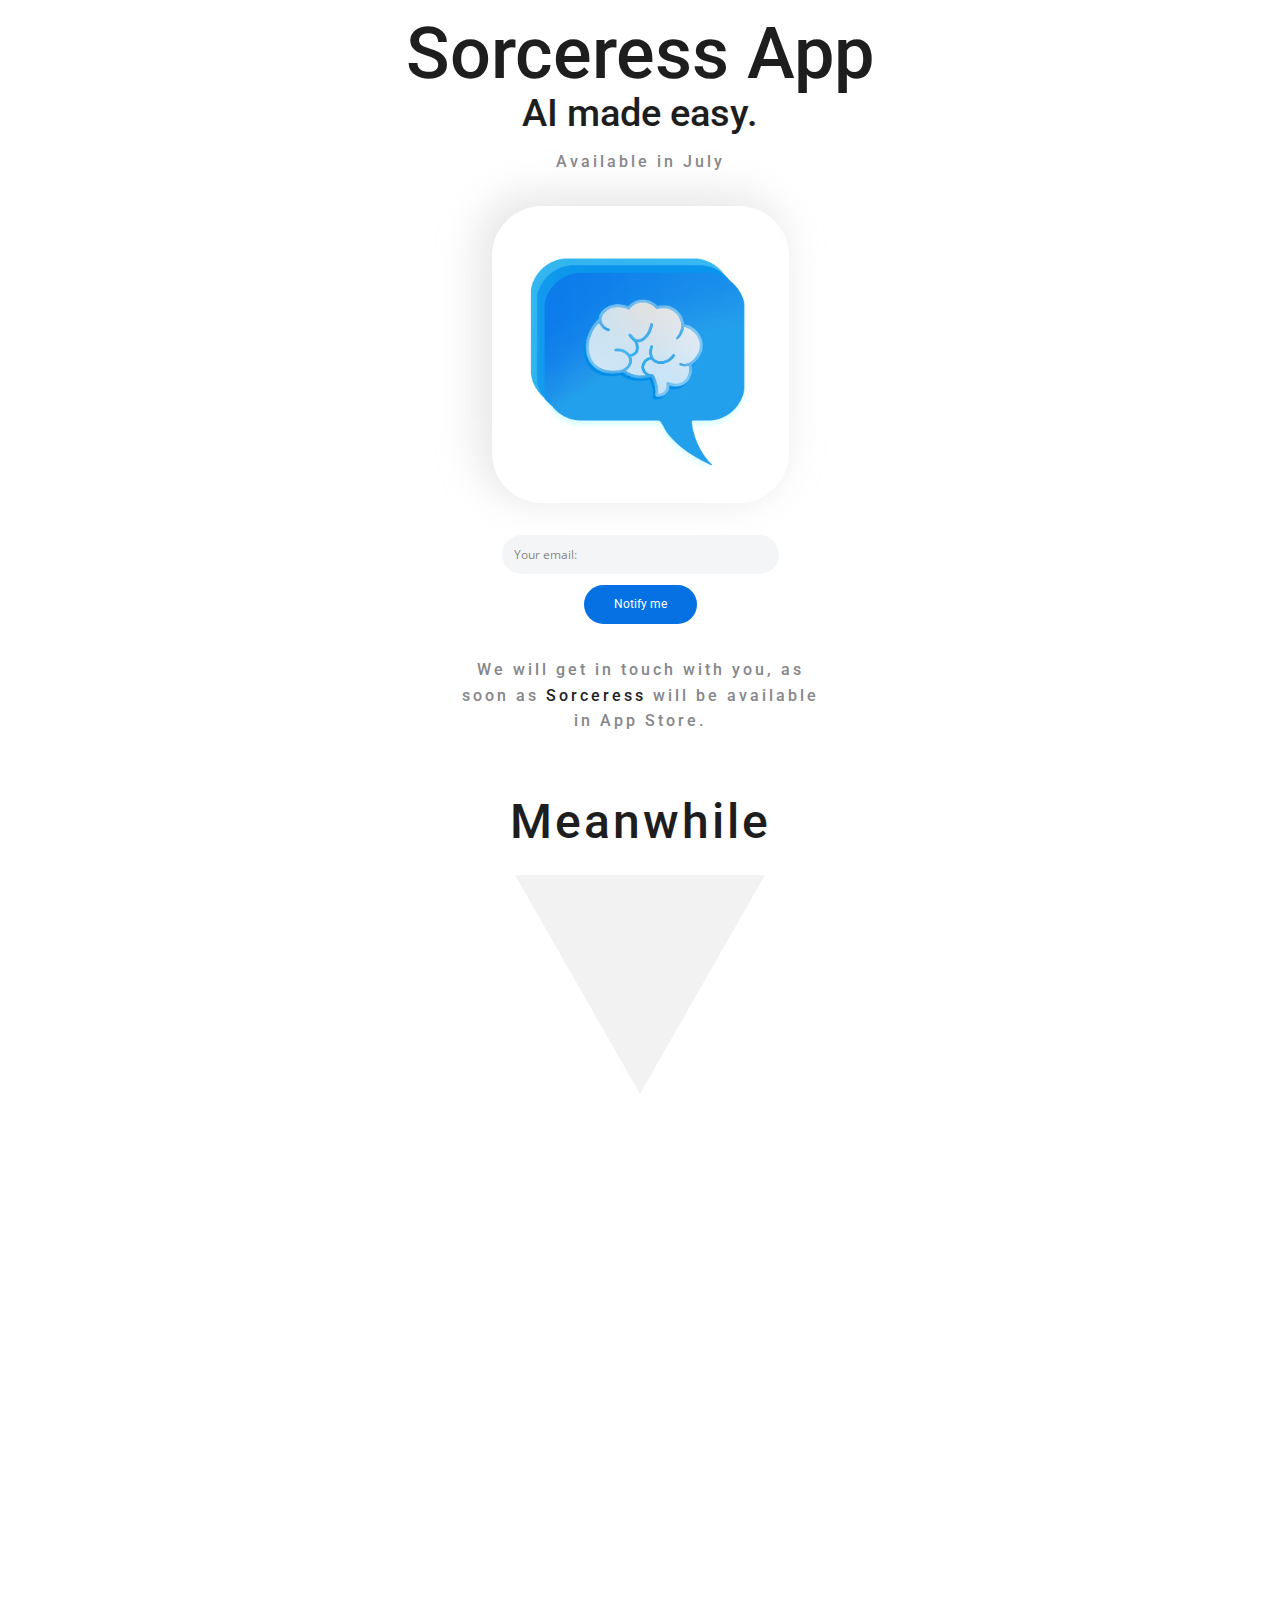
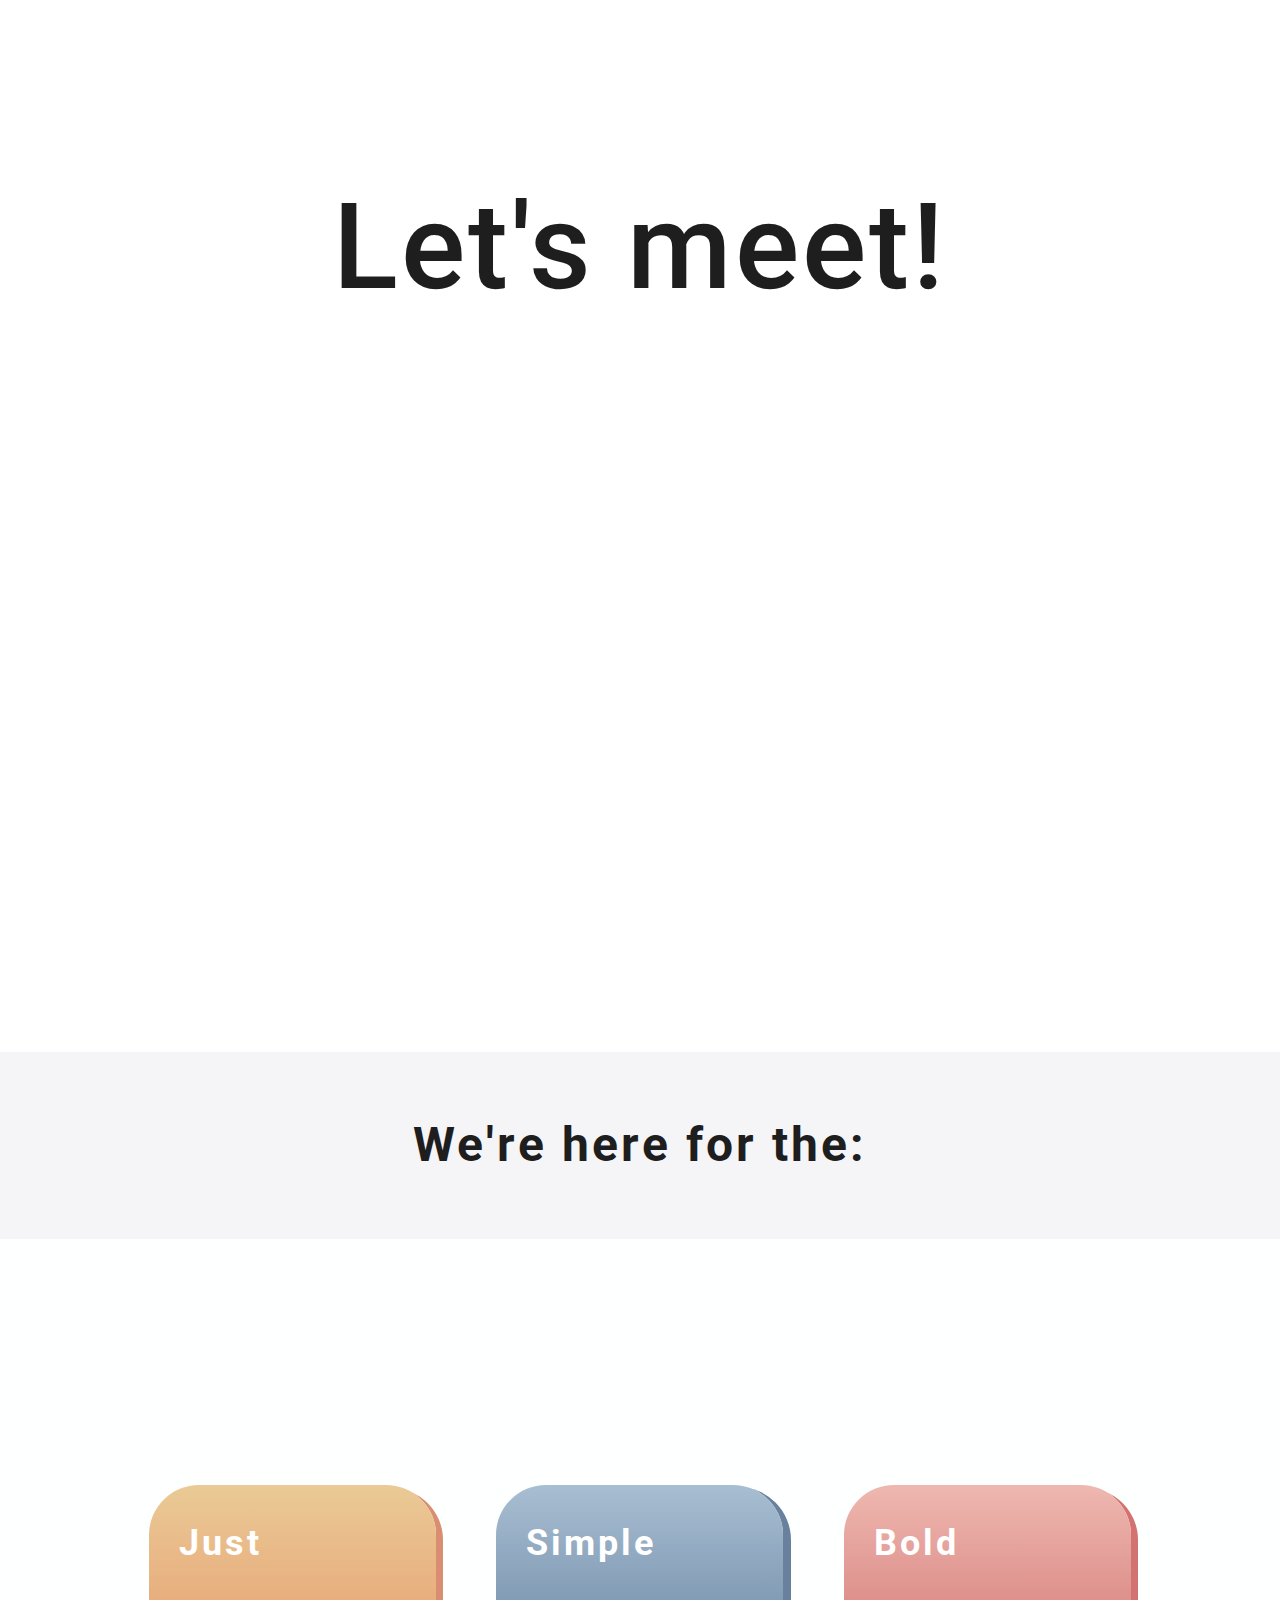
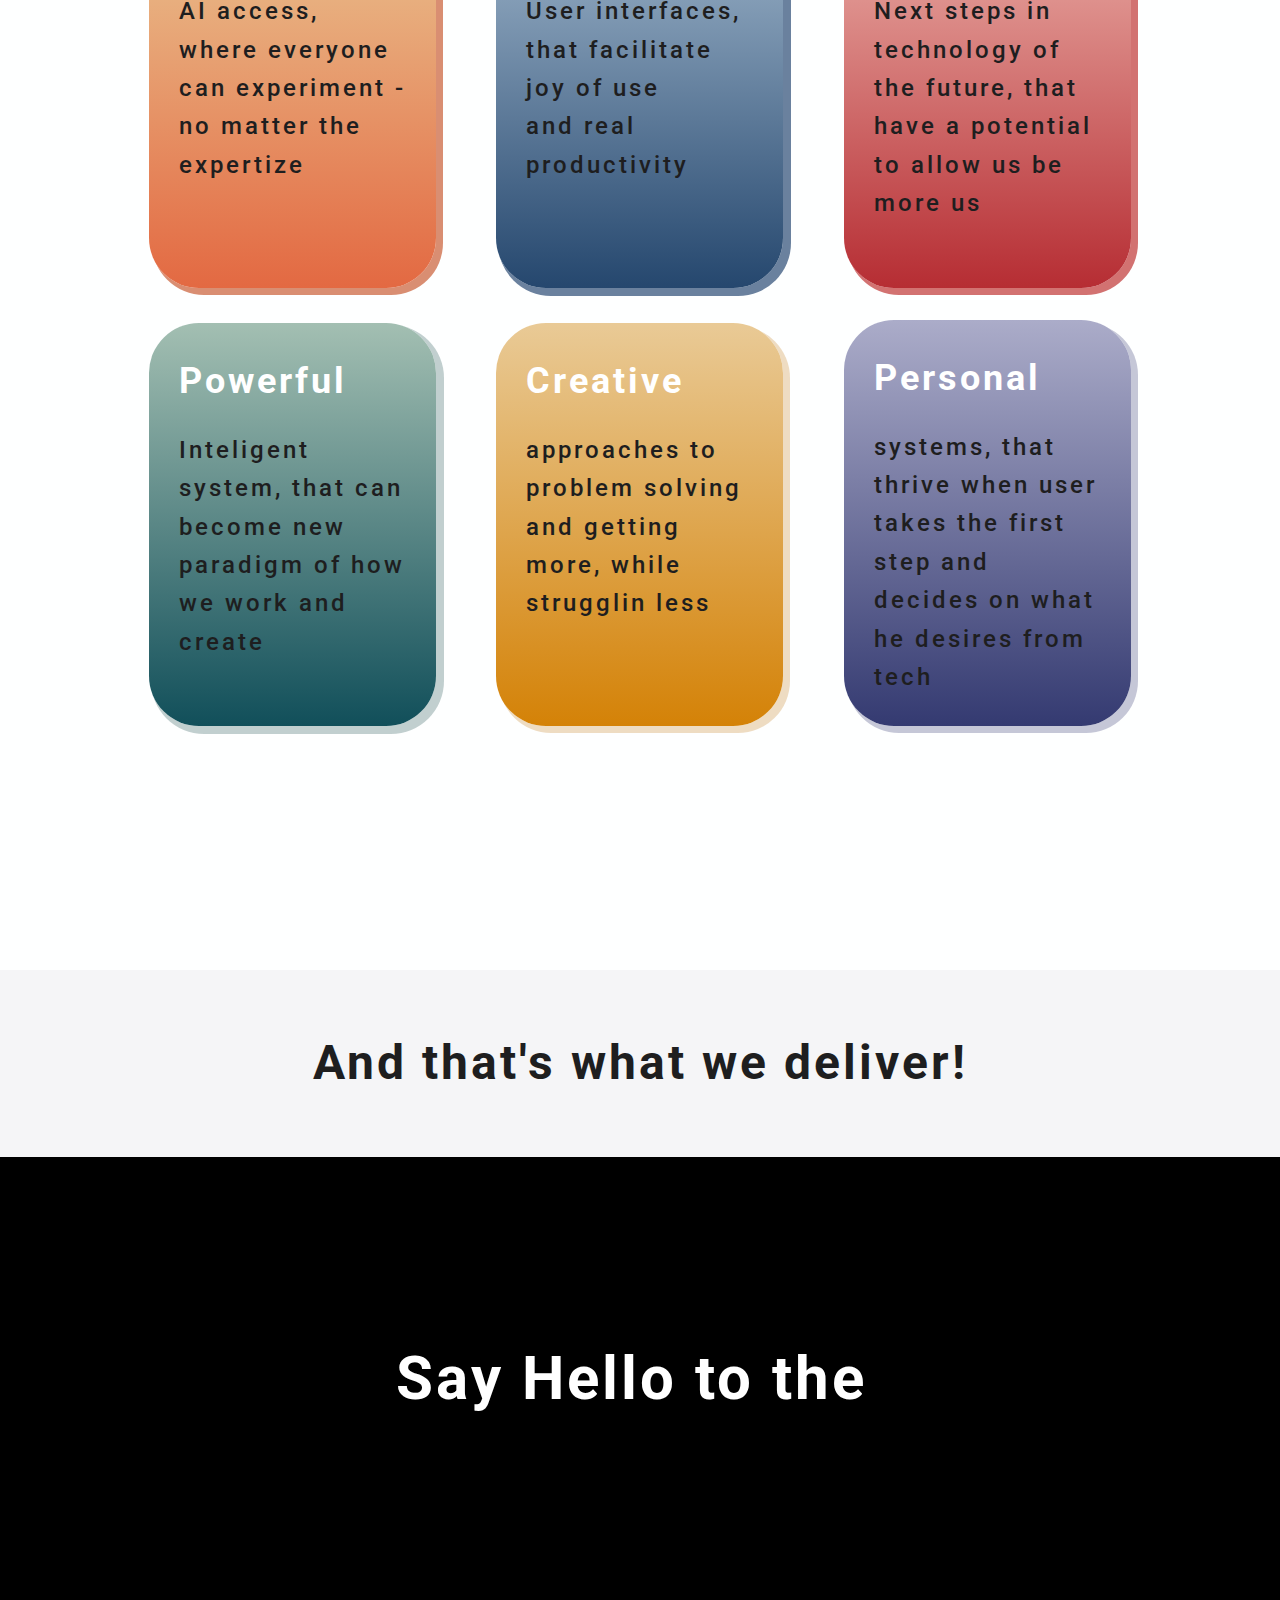
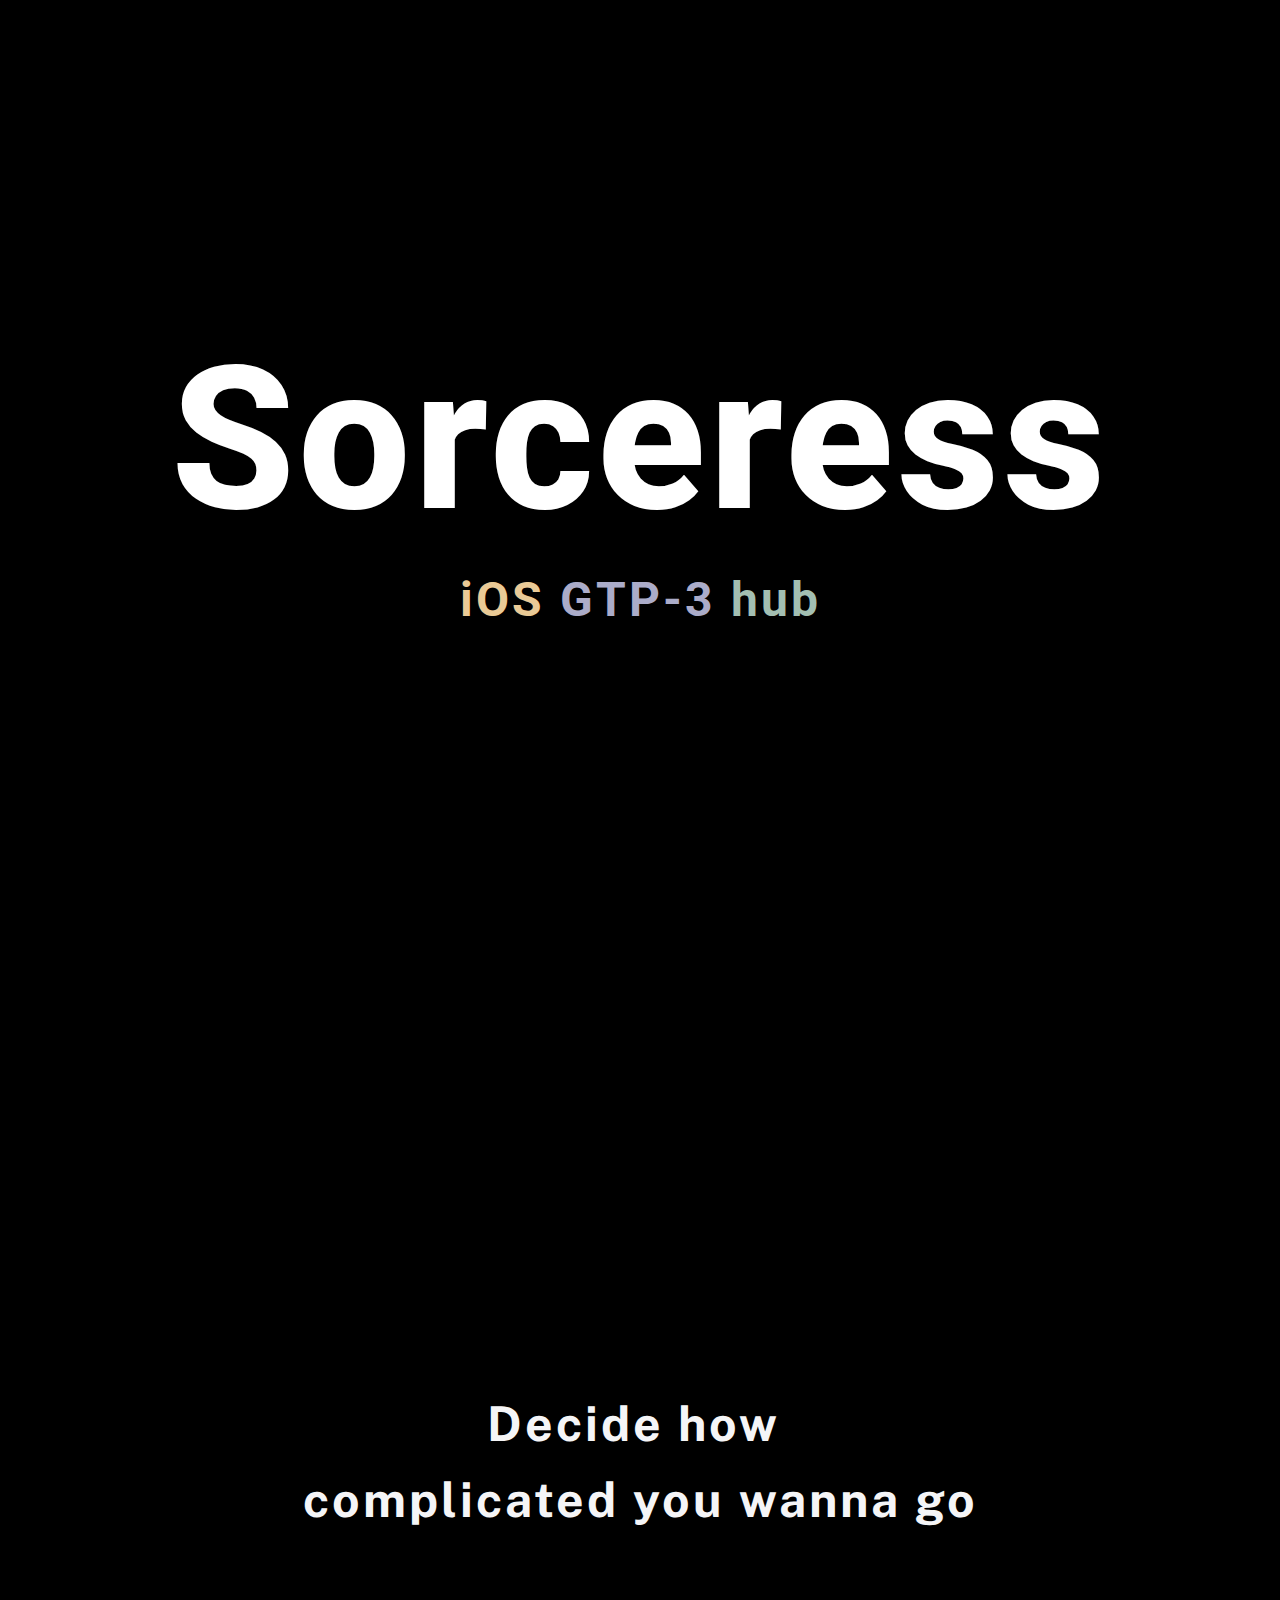
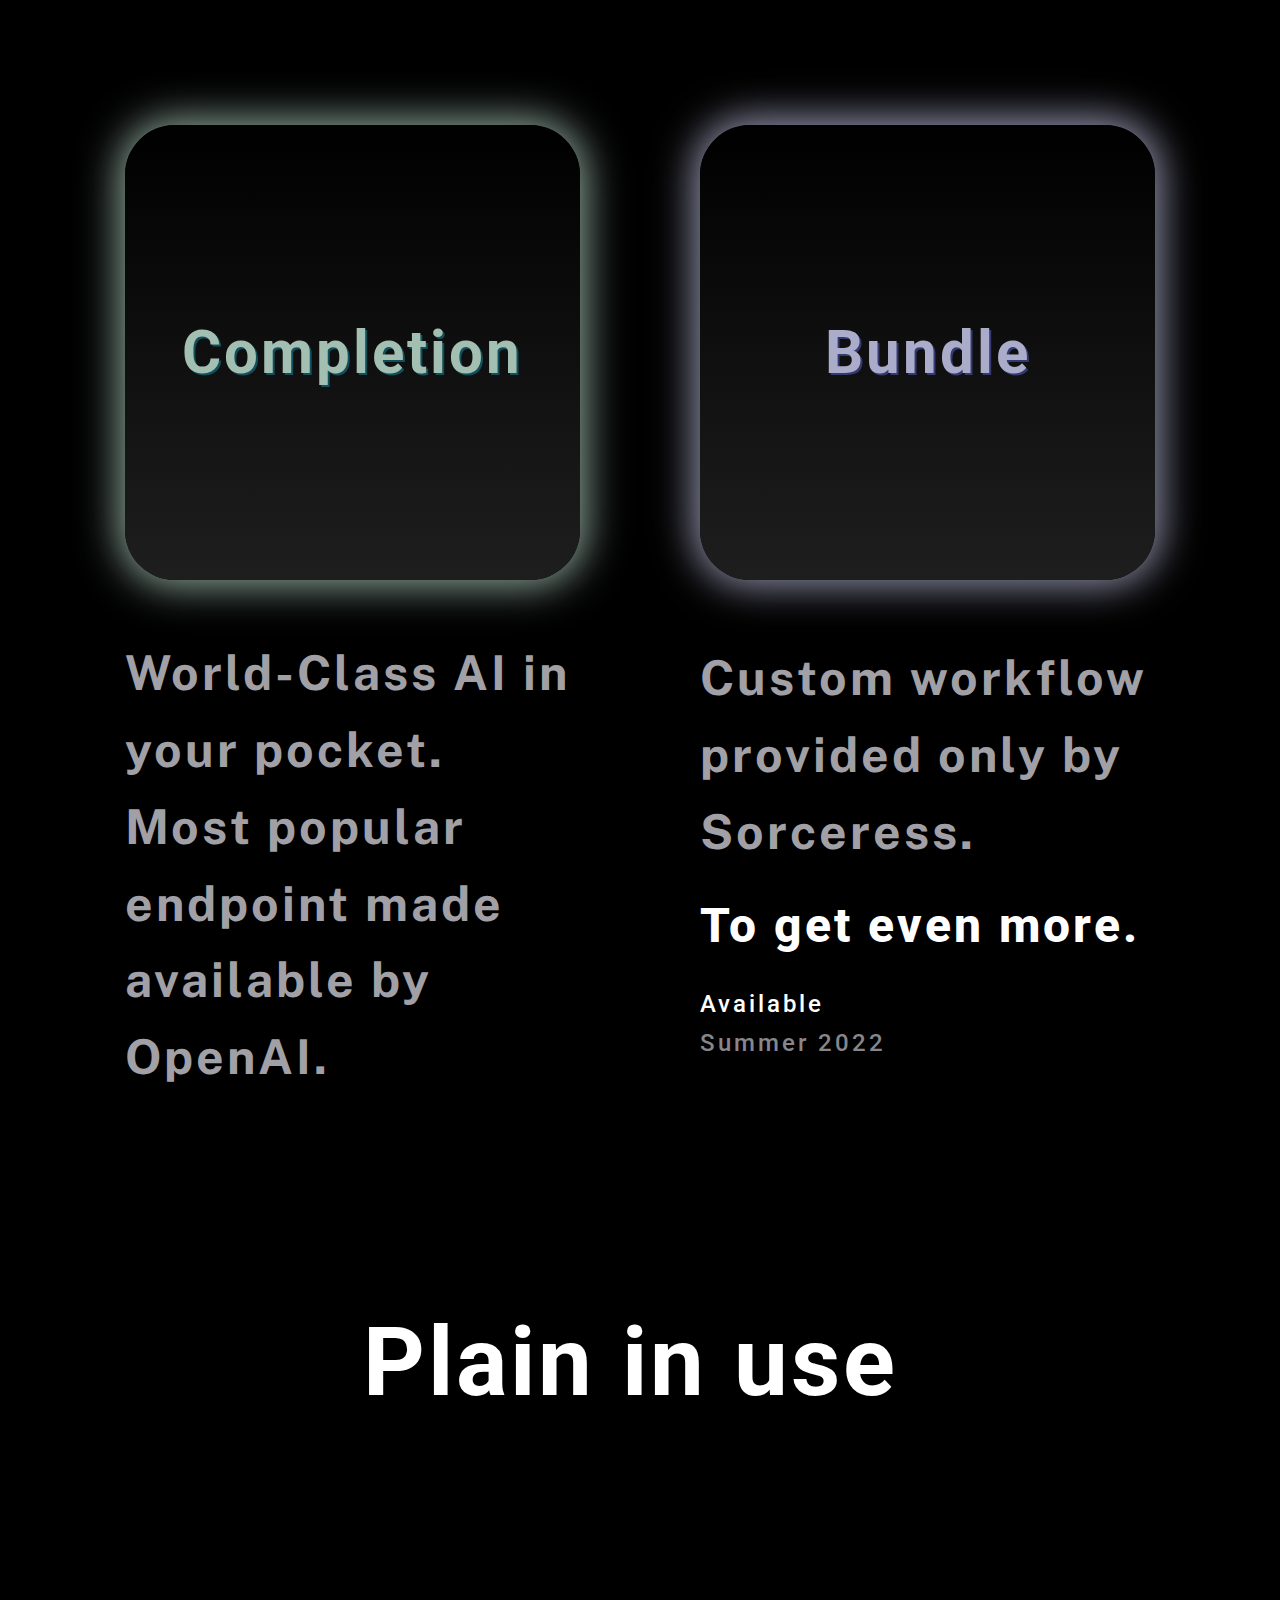
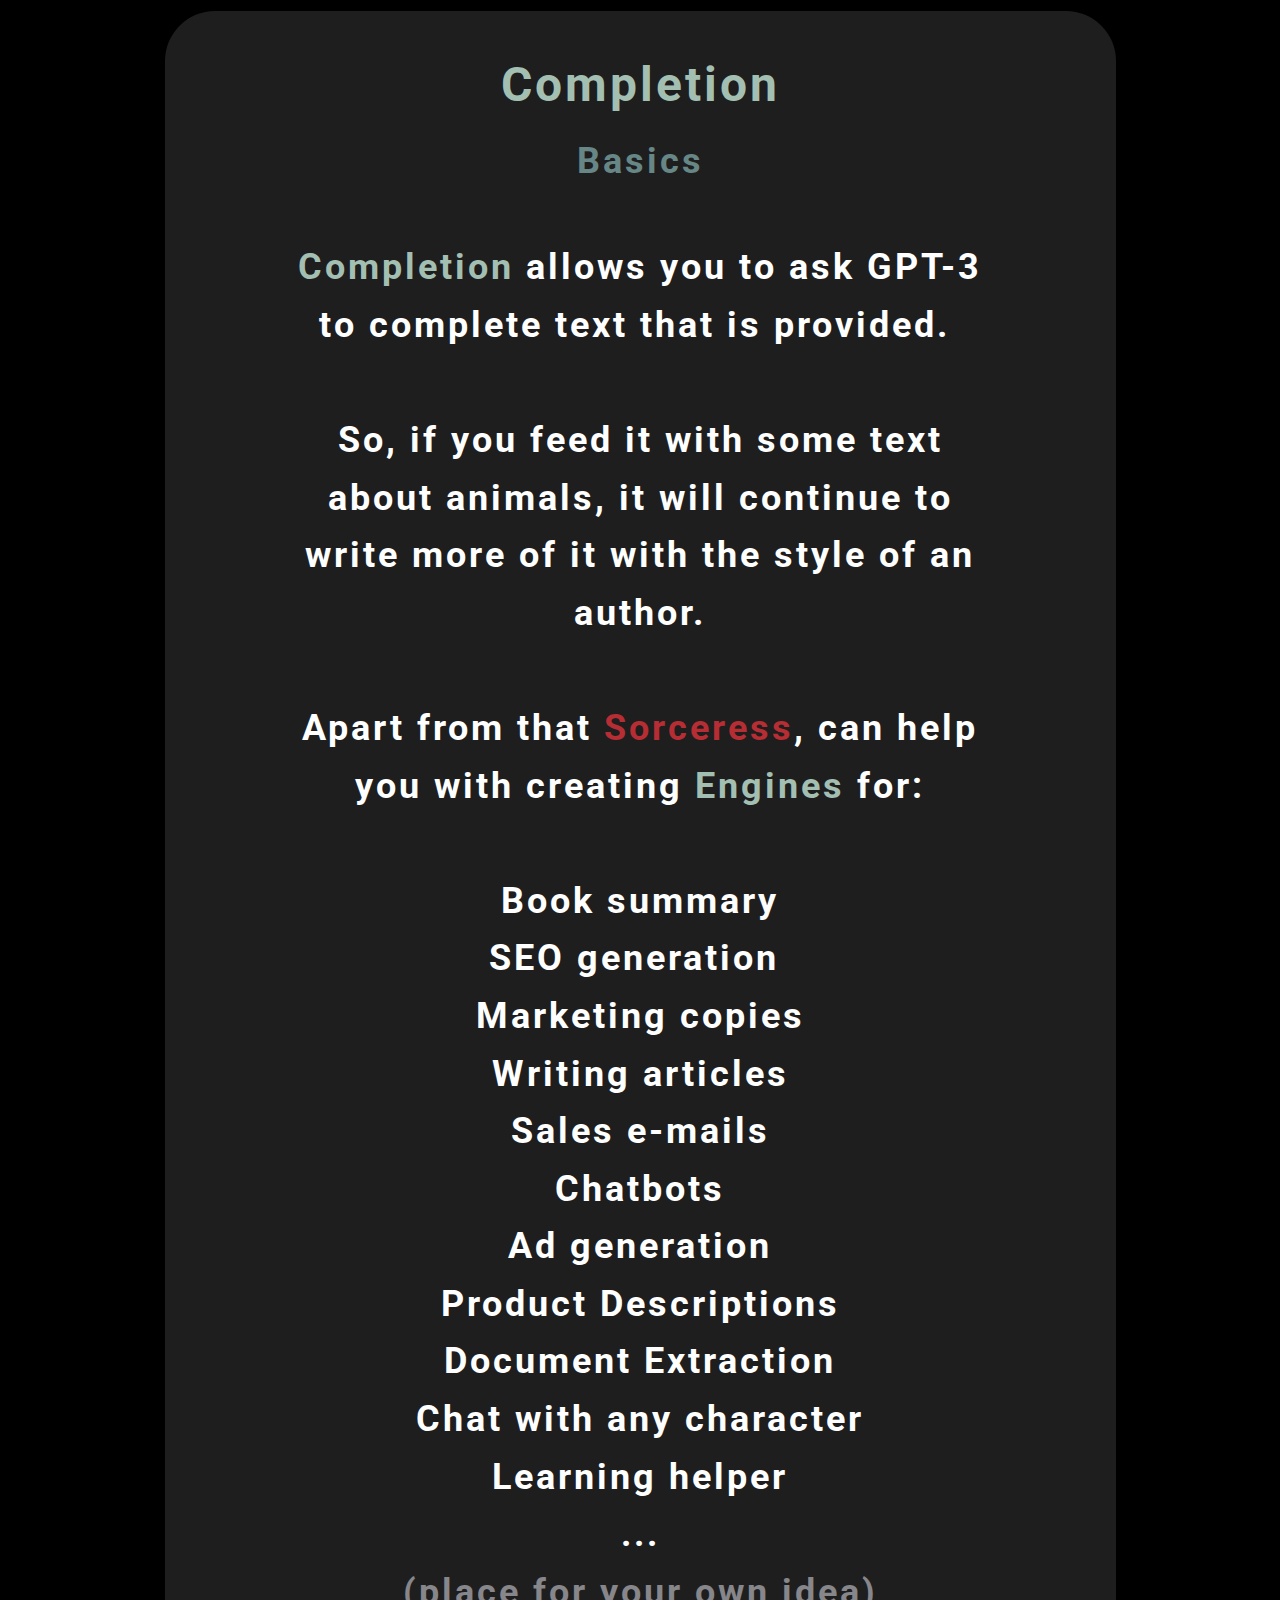
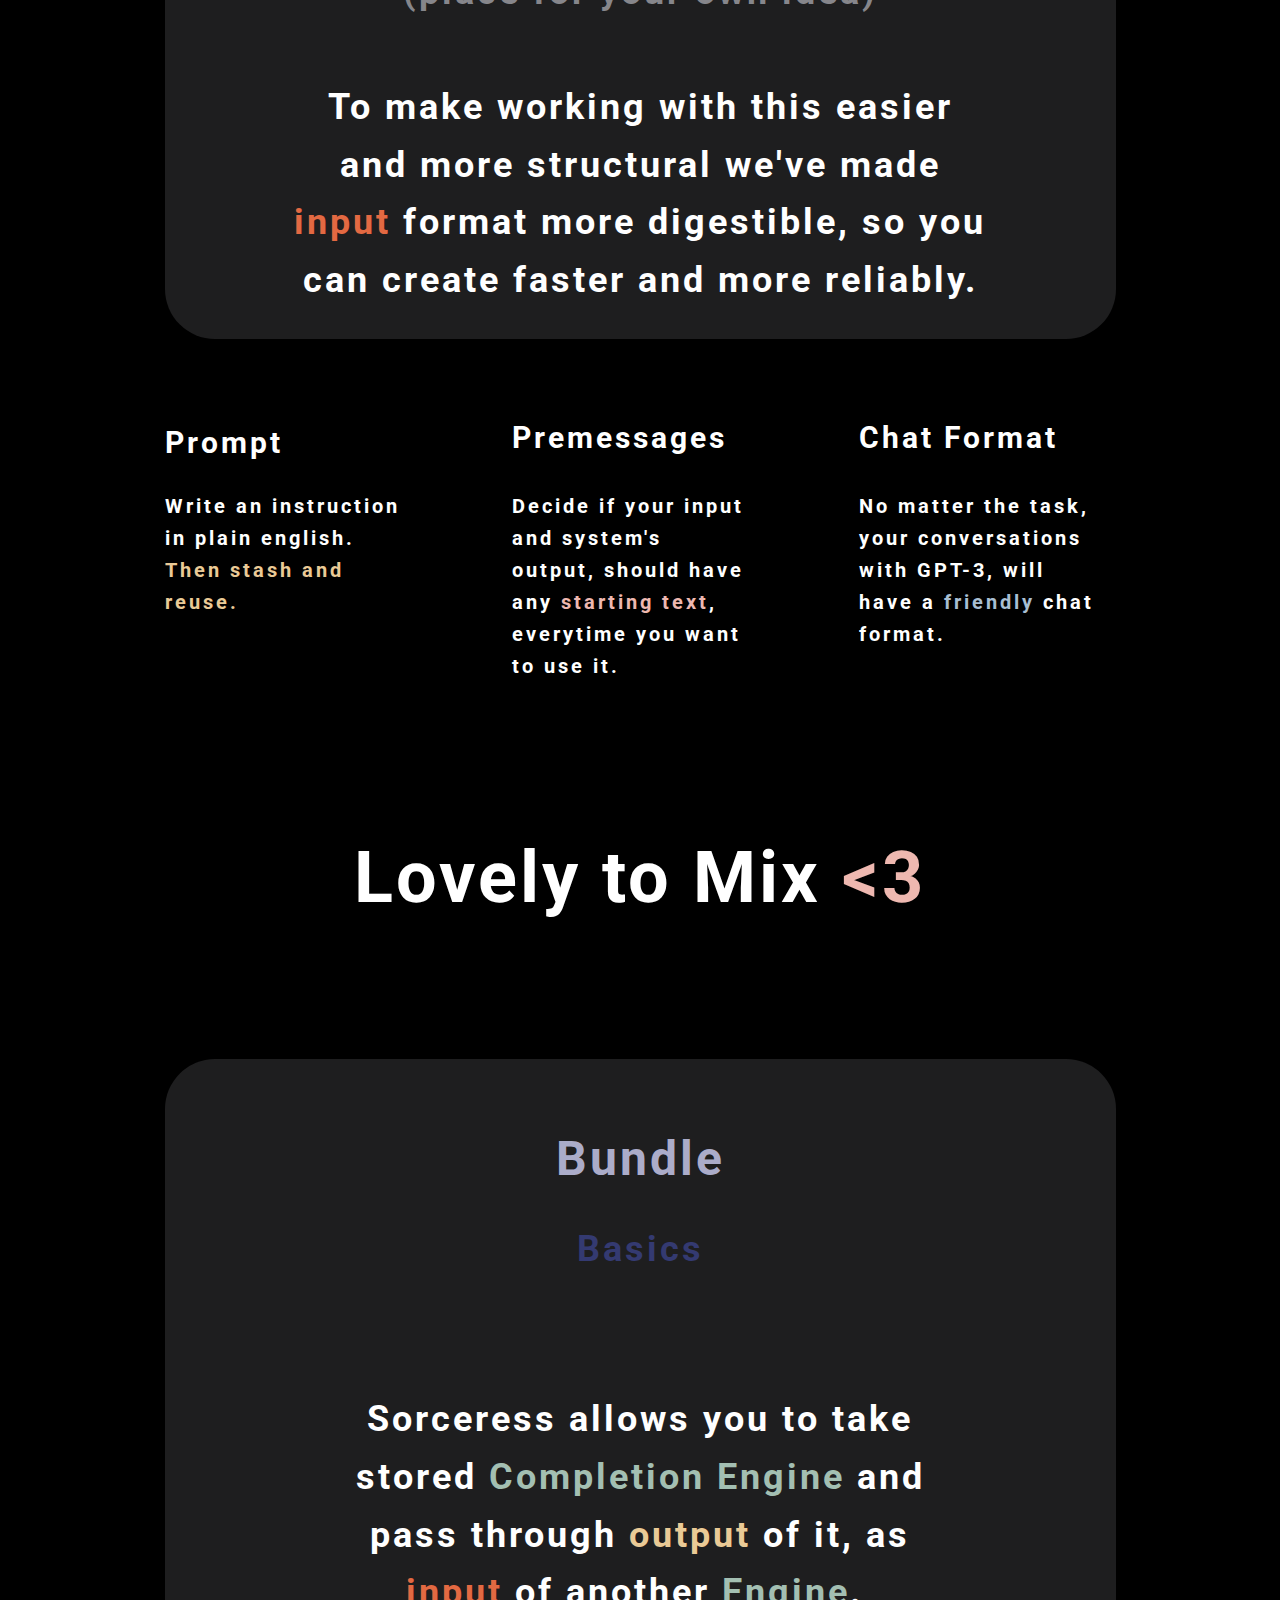
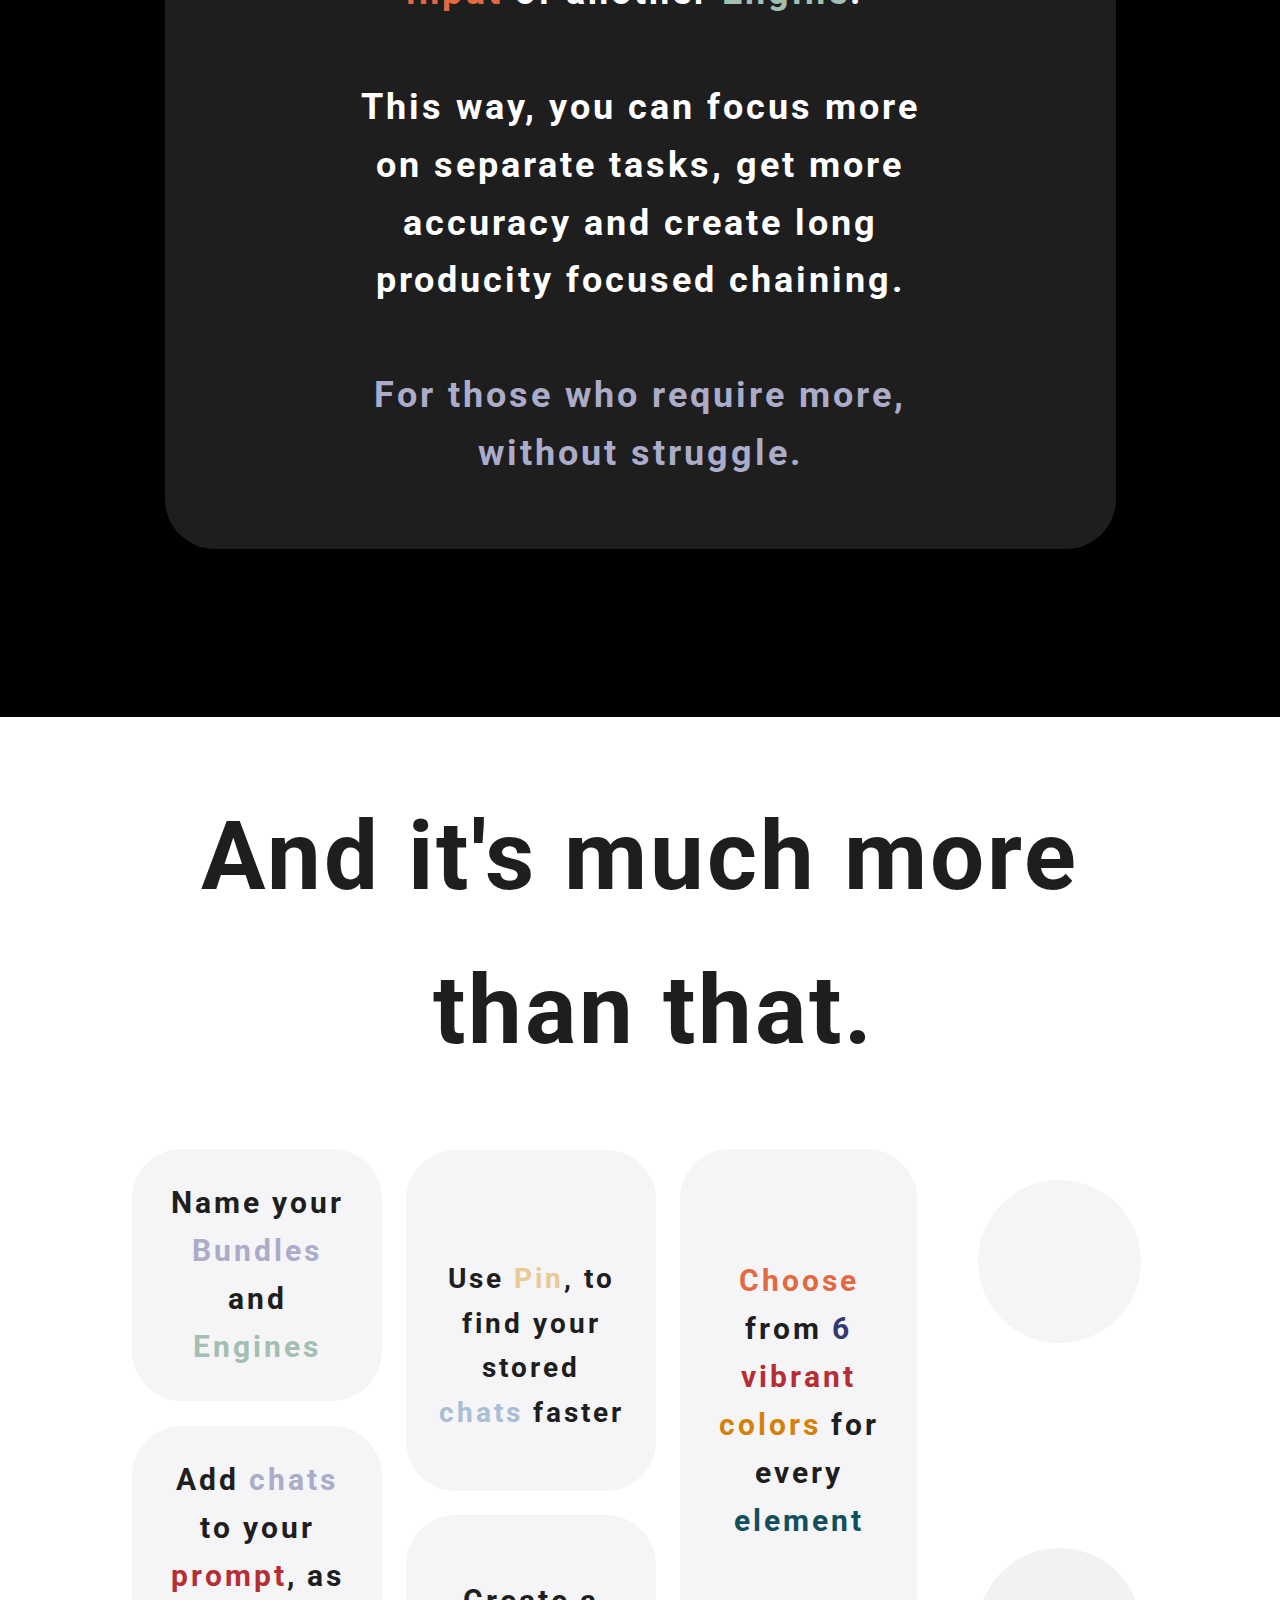
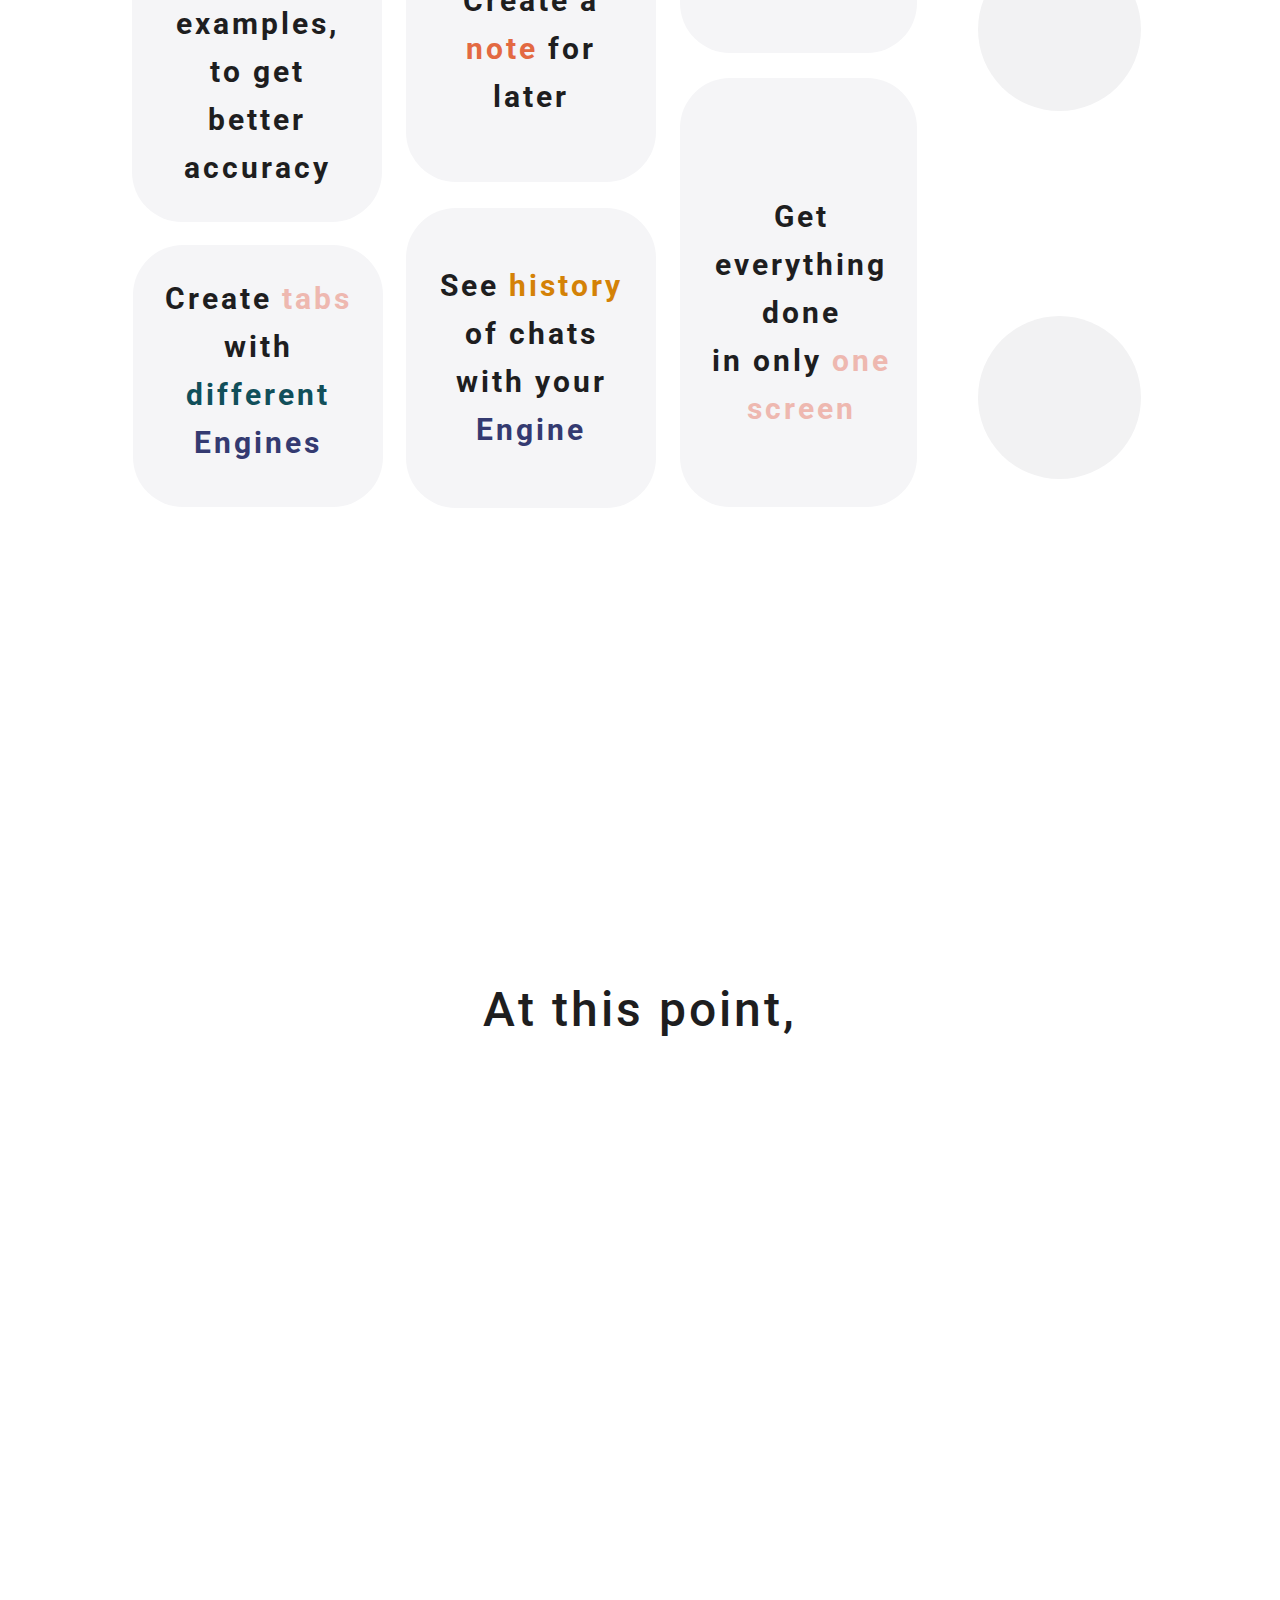
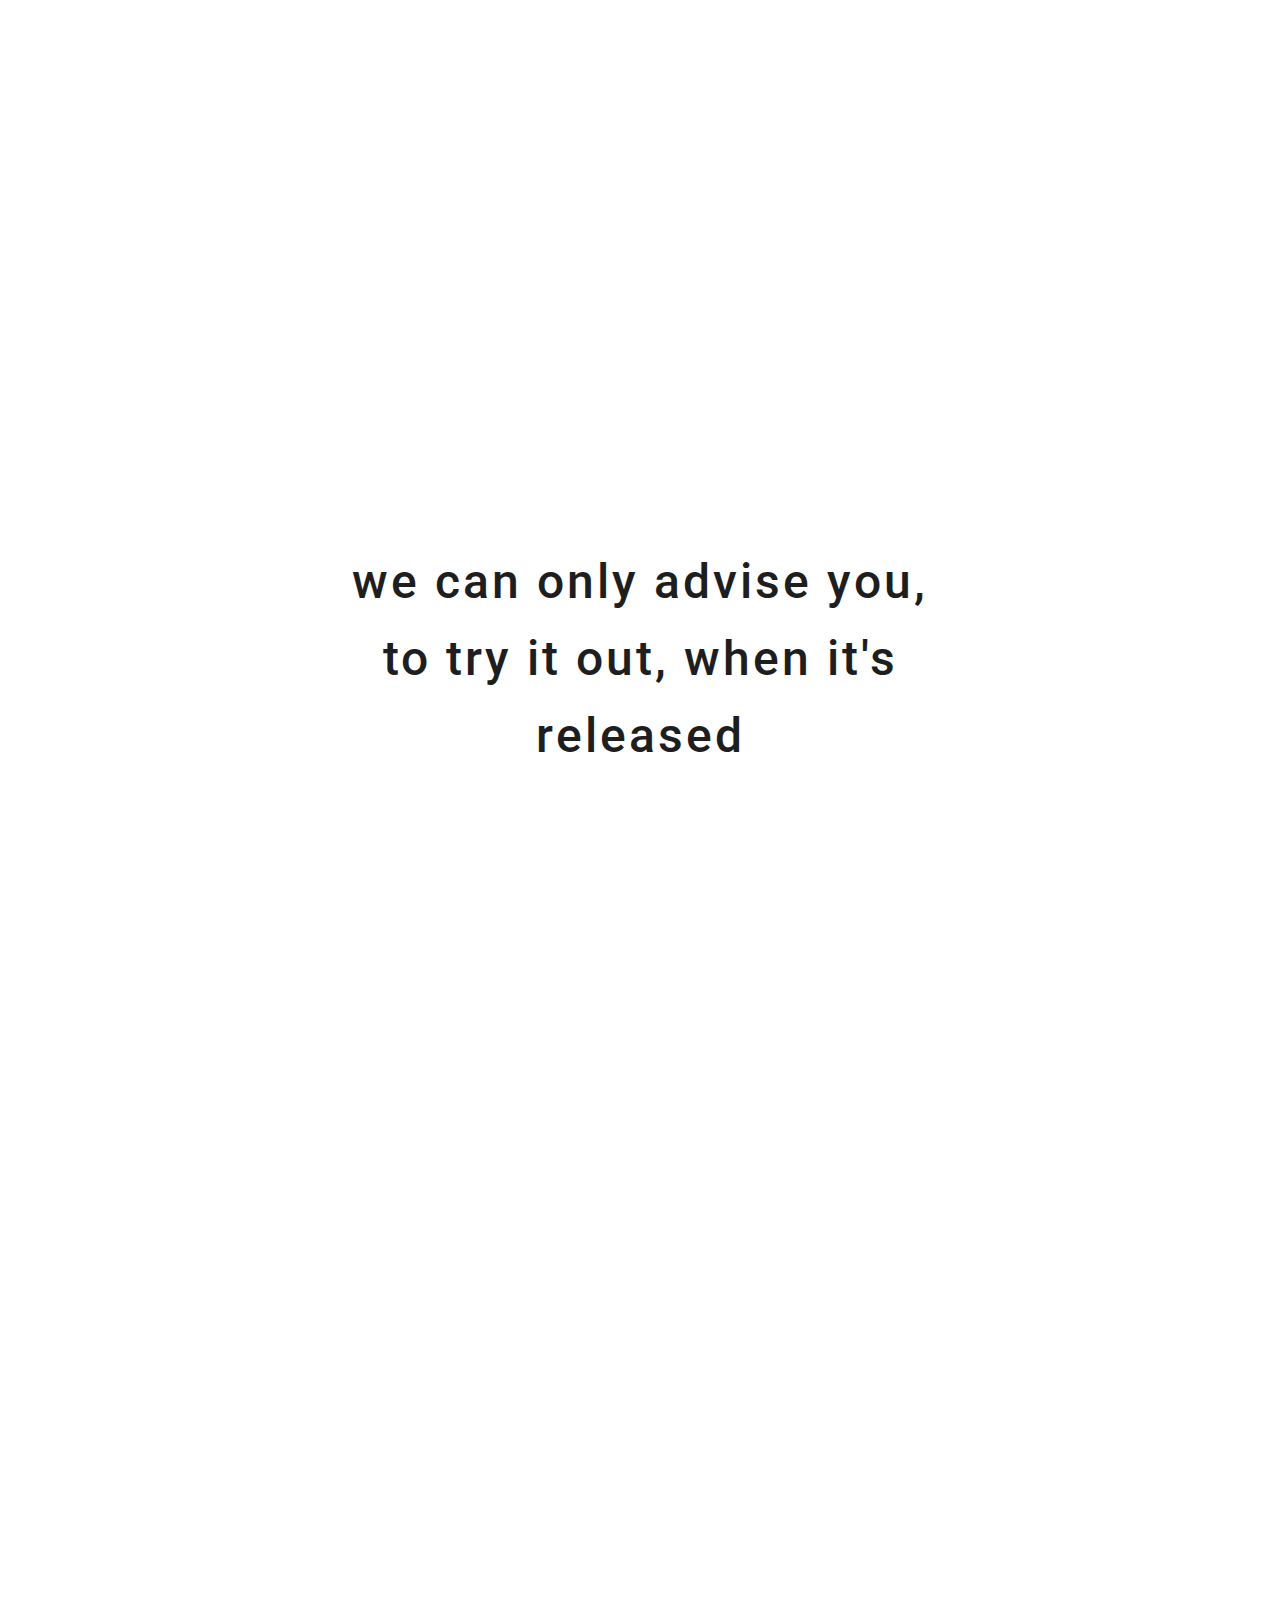
<file: Sorceress.html>
<!DOCTYPE html>
<html style="font-size: 16px;" lang="en"><head>
    <meta name="viewport" content="width=device-width, initial-scale=1.0">
    <meta charset="utf-8">
    <meta name="keywords" content="INTUITIVE">
    <meta name="description" content="">
    <title>Page 1</title>
    <link rel="stylesheet" href="nicepage.css" media="screen">
<link rel="stylesheet" href="Page-1.css" media="screen">
    <script class="u-script" type="text/javascript" src="jquery.js" defer=""></script>
    <script class="u-script" type="text/javascript" src="nicepage.js" defer=""></script>
    <meta name="generator" content="Nicepage 4.13.4, nicepage.com">
    <link id="u-theme-google-font" rel="stylesheet" href="https://fonts.googleapis.com/css?family=Roboto:100,100i,300,300i,400,400i,500,500i,700,700i,900,900i|Open+Sans:300,300i,400,400i,500,500i,600,600i,700,700i,800,800i">
    <link id="u-page-google-font" rel="stylesheet" href="https://fonts.googleapis.com/css?family=Public+Sans:100,100i,200,200i,300,300i,400,400i,500,500i,600,600i,700,700i,800,800i,900,900i">
    
    
    
    
    
    
    
    
    
    
    
    
    
    <script type="application/ld+json">{
		"@context": "http://schema.org",
		"@type": "Organization",
		"name": ""
}</script>
    <meta name="theme-color" content="#478ac9">
    <meta property="og:title" content="Page 1">
    <meta property="og:type" content="website">
  </head>
  <body class="u-body u-xl-mode">
    <section class="u-clearfix u-section-1" id="sec-f88a">
      <div class="u-align-left u-clearfix u-sheet u-sheet-1">
        <h1 class="u-custom-font u-heading-font u-text u-text-custom-color-3 u-text-default u-title u-text-1">Sorceress App</h1>
        <h1 class="u-text u-text-custom-color-3 u-text-default u-text-2">AI made easy.</h1>
        <p class="u-custom-font u-heading-font u-text u-text-custom-color-6 u-text-default u-text-3">Available in July</p>
        <img class="u-image u-image-contain u-image-round u-preserve-proportions u-radius-50 u-image-1" src="images/ikonkaaa1.png" alt="" data-image-width="823" data-image-height="823">
        <div class="u-form u-form-1">
          <form action="https://gmail.us11.list-manage.com/subscribe/post?u=53c9db76535b487b1f59cd164&amp;amp;id=b4d7ce4371" method="POST" class="u-clearfix u-form-spacing-10 u-form-vertical u-inner-form" source="mailchimp" name="form-1" style="padding: 10px;">
            <div class="u-form-email u-form-group">
              <label for="email-2b4d" class="u-form-control-hidden u-label u-label-1"></label>
              <input type="email" placeholder="Your email:" id="email-2b4d" name="email" class="u-custom-color-4 u-input u-input-rectangle u-radius-30 u-input-1" required="">
            </div>
            <div class="u-align-center u-form-group u-form-submit">
              <a href="#" class="u-border-none u-btn u-btn-round u-btn-submit u-button-style u-custom-color-5 u-custom-font u-heading-font u-hover-palette-1-base u-radius-30 u-btn-1">Notify me</a>
              <input type="submit" value="submit" class="u-form-control-hidden">
            </div>
            <div class="u-form-send-message u-form-send-success">Thank you! Your message has been sent.</div>
            <div class="u-form-send-error u-form-send-message"> Unable to send your message. Please fix errors then try again. </div>
            <input type="hidden" value="" name="recaptchaResponse">
          </form>
        </div>
        <p class="u-align-center u-custom-font u-heading-font u-text u-text-custom-color-6 u-text-4">We will get in touch with you, as soon as <span class="u-text-custom-color-3">Sorceress</span> will be available in App Store.
        </p>
        <p class="u-align-center u-custom-font u-heading-font u-text u-text-5">Meanwhile</p>
        <div class="u-rotation-parent u-rotation-parent-1">
          <div class="u-rotate-180 u-shape u-shape-svg u-text-custom-color-7 u-shape-1">
            <svg class="u-svg-link" preserveAspectRatio="none" viewBox="0 0 160 140" style=""><use xmlns:xlink="http://www.w3.org/1999/xlink" xlink:href="#svg-c7b9"></use></svg>
            <svg class="u-svg-content" viewBox="0 0 160 140" x="0px" y="0px" id="svg-c7b9"><path d="M80,0l80,140H0L80,0z"></path></svg>
          </div>
        </div>
      </div>
    </section>
    <section class="u-align-center u-clearfix u-white u-section-2" id="sec-2c86">
      <div class="u-clearfix u-sheet u-sheet-1">
        <p class="u-custom-font u-heading-font u-text u-text-custom-color-3 u-text-default u-text-1">Let's meet!</p>
      </div>
      <style data-mode="XXL">@media (max-width: 0px) {
   .u-section-2 {
    background-image: none;
  }
  .u-section-2 .u-sheet-1 {
    min-height: 579px;
  }
  .u-block-24a6-8 {
    min-height: 480px;
    width: 763px;
    margin-top: 50px;
    margin-bottom: 50px;
    margin-left: auto;
    margin-right: auto;
  }
  .u-block-24a6-9 {
    position: absolute;
    bottom: 10px;
    width: auto;
    height: auto;
  }
  .u-block-24a6-11 {
    padding-top: 30px;
    padding-bottom: 30px;
    padding-left: 80px;
    padding-right: 80px;
  }
  .u-block-24a6-18 {
    width: 83px;
    height: 83px;
    background-image: url("[data-uri]");
    background-position: 50% 50%;
    margin-top: 0;
    margin-bottom: 0;
    margin-left: auto;
    margin-right: auto;
  }
  .u-block-24a6-15 {
    margin-top: 20px;
    margin-left: 0;
    margin-right: 0;
    margin-bottom: 0;
    font-size: 1.25rem;
  }
  .u-block-24a6-16 {
    font-weight: 700;
    margin-top: 35px;
    margin-left: auto;
    margin-right: auto;
    margin-bottom: 0;
  }
  .u-block-24a6-17 {
    font-size: 1rem;
    font-weight: 400;
    margin-top: 15px;
    margin-left: auto;
    margin-right: auto;
    margin-bottom: 0;
  }
  .u-block-24a6-20 {
    padding-top: 30px;
    padding-bottom: 30px;
    padding-left: 80px;
    padding-right: 80px;
  }
  .u-block-24a6-21 {
    width: 83px;
    height: 83px;
    background-image: url("[data-uri]");
    background-position: 50% 50%;
    margin-top: 0;
    margin-bottom: 0;
    margin-left: auto;
    margin-right: auto;
  }
  .u-block-24a6-22 {
    margin-top: 20px;
    margin-left: 0;
    margin-right: 0;
    margin-bottom: 0;
    font-size: 1.25rem;
  }
  .u-block-24a6-23 {
    font-weight: 700;
    margin-top: 35px;
    margin-left: auto;
    margin-right: auto;
    margin-bottom: 0;
  }
  .u-block-24a6-24 {
    font-size: 1rem;
    font-weight: 400;
    margin-top: 15px;
    margin-left: auto;
    margin-right: auto;
    margin-bottom: 0;
  }
  .u-block-24a6-14 {
    width: 43px;
    height: 43px;
    background-image: none;
  }
  .u-block-24a6-7 {
    width: 43px;
    height: 43px;
    background-image: none;
    left: auto;
    position: absolute;
    right: 0;
  }
}</style>
    </section>
    <section class="u-clearfix u-custom-color-1 u-section-3" id="sec-c90d">
      <div class="u-clearfix u-sheet u-valign-middle u-sheet-1">
        <p class="u-align-center-xs u-custom-font u-heading-font u-text u-text-default u-text-1">We're here for the:</p>
      </div>
    </section>
    <section class="u-clearfix u-custom-color-2 u-section-4" id="sec-b7ae">
      <div class="u-clearfix u-sheet u-valign-middle u-sheet-1">
        <div class="u-list u-list-1">
          <div class="u-repeater u-repeater-1">
            <div class="u-container-style u-list-item u-repeater-item">
              <div class="u-container-layout u-similar-container u-valign-bottom u-container-layout-1">
                <div class="u-container-style u-custom-item u-gradient u-group u-radius-50 u-shape-round u-group-1">
                  <div class="u-container-layout u-valign-top u-container-layout-2">
                    <p class="u-custom-font u-heading-font u-text u-text-white u-text-1">Ju​st</p>
                    <p class="u-align-left u-custom-font u-heading-font u-text u-text-2">AI access, where everyone can experiment - no matter the expertize</p>
                  </div>
                </div>
              </div>
            </div>
            <div class="u-container-style u-list-item u-repeater-item">
              <div class="u-container-layout u-similar-container u-valign-bottom u-container-layout-3">
                <div class="u-container-style u-custom-item u-gradient u-group u-radius-50 u-shape-round u-group-2">
                  <div class="u-container-layout u-valign-top u-container-layout-4">
                    <p class="u-custom-font u-heading-font u-text u-text-default u-text-white u-text-3">Simple</p>
                    <p class="u-align-left u-custom-font u-heading-font u-text u-text-4">User interfaces, that facilitate joy of use&nbsp;<br>and real productivity
                    </p>
                  </div>
                </div>
              </div>
            </div>
            <div class="u-container-style u-list-item u-repeater-item">
              <div class="u-container-layout u-similar-container u-valign-bottom u-container-layout-5">
                <div class="u-container-style u-custom-item u-gradient u-group u-radius-50 u-shape-round u-group-3">
                  <div class="u-container-layout u-valign-top u-container-layout-6">
                    <p class="u-custom-font u-heading-font u-text u-text-default u-text-white u-text-5">Bold</p>
                    <p class="u-align-left u-custom-font u-heading-font u-text u-text-6">Next steps in technology of the future, that have a potential to allow us be more us</p>
                  </div>
                </div>
              </div>
            </div>
            <div class="u-container-style u-list-item u-repeater-item">
              <div class="u-container-layout u-similar-container u-valign-bottom u-container-layout-7">
                <div class="u-container-style u-custom-item u-gradient u-group u-radius-50 u-shape-round u-group-4">
                  <div class="u-container-layout u-valign-top u-container-layout-8">
                    <p class="u-custom-font u-heading-font u-text u-text-default u-text-white u-text-7">Powerful</p>
                    <p class="u-align-left u-custom-font u-heading-font u-text u-text-8">Inteligent system, that can become new paradigm of how we work and create</p>
                  </div>
                </div>
              </div>
            </div>
            <div class="u-container-style u-list-item u-repeater-item">
              <div class="u-container-layout u-similar-container u-valign-bottom u-container-layout-9">
                <div class="u-container-style u-custom-item u-gradient u-group u-radius-50 u-shape-round u-group-5">
                  <div class="u-container-layout u-valign-top u-container-layout-10">
                    <p class="u-custom-font u-heading-font u-text u-text-default u-text-white u-text-9">Creative</p>
                    <p class="u-align-left u-custom-font u-heading-font u-text u-text-10">approaches to problem solving and getting more, while strugglin less</p>
                  </div>
                </div>
              </div>
            </div>
            <div class="u-container-style u-list-item u-repeater-item">
              <div class="u-container-layout u-similar-container u-valign-bottom u-container-layout-11">
                <div class="u-container-style u-custom-item u-gradient u-group u-radius-50 u-shape-round u-group-6">
                  <div class="u-container-layout u-valign-top u-container-layout-12">
                    <p class="u-custom-font u-heading-font u-text u-text-default u-text-white u-text-11">Personal</p>
                    <p class="u-align-left u-custom-font u-heading-font u-text u-text-12">systems, that thrive when user takes the first step and decides on what he desires from tech</p>
                  </div>
                </div>
              </div>
            </div>
          </div>
        </div>
      </div>
    </section>
    <section class="u-clearfix u-custom-color-1 u-section-5" id="sec-2a8b">
      <div class="u-clearfix u-sheet u-valign-middle u-sheet-1">
        <p class="u-align-center-xs u-custom-font u-heading-font u-text u-text-default u-text-1">And that's what we deliver!</p>
      </div>
    </section>
    <section class="u-clearfix u-custom-color-26 u-section-6" id="sec-4c79">
      <div class="u-clearfix u-sheet u-sheet-1">
        <p class="u-align-center-xs u-custom-font u-heading-font u-text u-text-default u-text-1">
          <span class="u-text-custom-color-20">
            <span class="u-text-white">Say Hello to the</span>&nbsp;
          </span>
          <span class="u-text-white" style="">
            <br>
          </span>
        </p>
        <p class="u-align-center u-custom-font u-heading-font u-text u-text-2">
          <span class="u-text-white">Sorceress</span>
        </p>
        <p class="u-align-center u-custom-font u-heading-font u-text u-text-custom-color-27 u-text-3">
          <span class="u-text-custom-color-11">
            <span class="u-text-custom-color-10">iOS</span>
          </span>
          <span class="u-text-custom-color-18">GTP-3</span>
          <span class="u-text-custom-color-8">hub</span>
        </p>
      </div>
    </section>
    <section class="u-black u-clearfix u-section-7" id="sec-f279">
      <div class="u-clearfix u-sheet u-sheet-1">
        <p class="u-align-center u-heading-font u-text u-text-custom-color-1 u-text-default u-text-1">Decide how&nbsp;<br>complicated you wanna go
        </p>
        <div class="u-container-style u-gradient u-group u-preserve-proportions u-radius-50 u-shape-round u-group-1">
          <div class="u-container-layout u-valign-middle u-container-layout-1">
            <p class="u-align-center u-custom-font u-heading-font u-text u-text-custom-color-18 u-text-default u-text-2">Bundle</p>
          </div>
        </div>
        <div class="u-container-style u-gradient u-group u-preserve-proportions u-radius-50 u-shape-round u-group-2">
          <div class="u-container-layout u-valign-middle u-container-layout-2">
            <p class="u-align-center u-custom-font u-heading-font u-text u-text-custom-color-8 u-text-3">Completion</p>
          </div>
        </div>
        <p class="u-align-center-sm u-align-center-xs u-heading-font u-text u-text-4">
          <span class="u-text-custom-color-27">World-Class AI in your pocket.<br>Most popular endpoint made available by OpenAI.&nbsp;
          </span>
          <br>
        </p>
        <p class="u-align-center-sm u-align-center-xs u-heading-font u-text u-text-5">
          <span style="font-size: 3rem;" class="u-text-custom-color-27">Custom workflow provided only by Sorceress.&nbsp;</span>
          <br>
        </p>
        <p class="u-align-center-sm u-align-center-xs u-custom-font u-heading-font u-text u-text-body-alt-color u-text-6">
          <span style="font-size: 3rem;">To get even more.</span>
          <br>
        </p>
        <p class="u-align-center-sm u-align-center-xs u-custom-font u-heading-font u-text u-text-body-alt-color u-text-7">Available&nbsp;<br>
          <span class="u-text-custom-color-6">Summer 2022</span>
        </p>
      </div>
    </section>
    <section class="u-black u-clearfix u-section-8" id="sec-1d2d">
      <div class="u-clearfix u-sheet u-sheet-1">
        <p class="u-align-center-xs u-custom-font u-heading-font u-text u-text-1">
          <span style="font-size: 6rem;">Plain in use</span>
          <br>
        </p>
        <div class="u-container-style u-custom-color-3 u-expanded-width-lg u-expanded-width-md u-expanded-width-sm u-expanded-width-xs u-group u-radius-50 u-shape-round u-group-1">
          <div class="u-container-layout u-valign-bottom u-container-layout-1">
            <p class="u-align-center u-custom-font u-heading-font u-text u-text-custom-color-8 u-text-2">
              <span style="font-size: 3rem;">Completion</span>
              <br>
              <span class="u-text-custom-color-23" style="font-size: 2.25rem;">Basics</span>
            </p>
            <p class="u-align-center u-custom-font u-heading-font u-text u-text-3">
              <span class="u-text-custom-color-8">Completion </span>allows you to ask GPT-3 to complete text that is provided.&nbsp;<br>
              <br>So, if you feed it with some text about animals, it will continue to write more of it with the style of an author.<br>
              <br>Apart from that <span class="u-text-custom-color-15">Sorceress</span>, can help you with creating <span class="u-text-custom-color-8">Engines</span> for:<br>
              <br>Book summary<br>SEO generation&nbsp;<br>Marketing copies<br>Writing articles<br>Sales e-mails<br>Chatbots<br>Ad generation<br>Product Descriptions<br>Document Extraction<br>Chat with any character<br>Learning helper<br>...<br>
              <span class="u-text-custom-color-6">(place for your own idea)</span>
              <br>
              <br>To make working with this easier and more structural we've made <span class="u-text-custom-color-11">input</span> format more digestible, so you can create faster and more reliably.
            </p>
          </div>
        </div>
        <p class="u-custom-font u-heading-font u-text u-text-4">
          <span style="font-size: 1.875rem;">Prompt</span>
          <br>
        </p>
        <p class="u-align-center-sm u-align-center-xs u-custom-font u-heading-font u-text u-text-5">Premessages<br>
        </p>
        <p class="u-align-center-sm u-align-center-xs u-custom-font u-heading-font u-text u-text-6">Chat Format<br>
        </p>
        <p class="u-align-center-sm u-align-center-xs u-custom-font u-heading-font u-text u-text-7">No matter the task, your conversations with GPT-3, will have a <span class="u-text-custom-color-12">friendly</span> chat format.
        </p>
        <p class="u-align-center-sm u-align-center-xs u-custom-font u-heading-font u-text u-text-8">Write an instruction in plain english.<br>
          <span class="u-text-custom-color-10">Then stash and reuse.</span>
        </p>
        <p class="u-align-center-sm u-align-center-xs u-custom-font u-heading-font u-text u-text-9">Decide if your input and system's output, should have any <span class="u-text-custom-color-14">starting text</span>, everytime you want to use it.
        </p>
      </div>
    </section>
    <section class="u-clearfix u-custom-color-26 u-section-9" id="sec-e002">
      <div class="u-clearfix u-sheet u-sheet-1">
        <p class="u-align-center u-custom-font u-heading-font u-text u-text-1">
          <span style="font-size: 4.5rem;">Lovely to Mix <span class="u-text-custom-color-14">&lt;3</span>
          </span>
          <br>
        </p>
        <div class="u-align-left u-container-style u-custom-color-3 u-group u-radius-50 u-shape-round u-group-1">
          <div class="u-container-layout u-container-layout-1">
            <p class="u-align-center u-custom-font u-heading-font u-text u-text-custom-color-8 u-text-2">
              <span style="font-size: 3rem;" class="u-text-custom-color-18">Bundle </span>
            </p>
            <p class="u-align-center u-custom-font u-heading-font u-text u-text-custom-color-19 u-text-3">Basics</p>
            <p class="u-align-center u-custom-font u-heading-font u-text u-text-4">Sorceress allows you to take stored <span class="u-text-custom-color-8">Completion Engine</span> and pass through <span class="u-text-custom-color-10">output</span> of it, as <span class="u-text-custom-color-11">input</span> of another <span class="u-text-custom-color-8">Engine</span>.&nbsp;<br>
              <br>This way, you can focus more on separate tasks, get more accuracy and create long producity focused chaining.<br>
              <br>
              <span class="u-text-custom-color-18">For those who require more, without struggle.</span>
            </p>
          </div>
        </div>
      </div>
    </section>
    <section class="u-clearfix u-white u-section-10" id="sec-29a7">
      <div class="u-clearfix u-sheet u-sheet-1">
        <p class="u-align-center u-custom-font u-heading-font u-text u-text-default u-text-1">And it's much more<br>&nbsp;than that.
        </p>
        <div class="u-align-center u-container-style u-custom-color-1 u-group u-preserve-proportions u-radius-50 u-shape-round u-group-1">
          <div class="u-container-layout u-valign-middle u-container-layout-1">
            <p class="u-custom-font u-heading-font u-text u-text-2">Name your <span class="u-text-custom-color-18">Bundles</span> and <span class="u-text-custom-color-8">Engines</span>
            </p>
          </div>
        </div>
        <div class="u-align-center u-container-style u-custom-color-1 u-group u-radius-50 u-shape-round u-group-2">
          <div class="u-container-layout u-valign-middle u-container-layout-2">
            <p class="u-custom-font u-heading-font u-text u-text-3">Create a <span class="u-text-custom-color-11">note</span> for later
            </p>
          </div>
        </div>
        <div class="u-align-center u-container-style u-custom-color-1 u-group u-radius-50 u-shape-round u-group-3">
          <div class="u-container-layout u-valign-middle-lg u-valign-middle-md u-valign-middle-xl u-container-layout-3">
            <p class="u-custom-font u-heading-font u-text u-text-4">
              <span class="u-text-custom-color-11">Choose </span>from <span class="u-text-custom-color-19">6</span>
              <span class="u-text-custom-color-15">vibrant</span>
              <span class="u-text-custom-color-17">colors</span> for every <span class="u-text-custom-color-9">element</span>
            </p>
          </div>
        </div>
        <div class="u-align-center u-container-style u-custom-color-1 u-group u-preserve-proportions u-radius-50 u-shape-round u-group-4">
          <div class="u-container-layout u-valign-middle-sm u-valign-middle-xl u-valign-middle-xs u-container-layout-4">
            <p class="u-custom-font u-heading-font u-text u-text-default-xl u-text-5">Add <span class="u-text-custom-color-18">chats</span> to your <span class="u-text-custom-color-15">prompt</span>, as examples, to get better accuracy
            </p>
          </div>
        </div>
        <div class="u-align-center u-container-style u-custom-color-1 u-group u-preserve-proportions u-radius-50 u-shape-round u-group-5">
          <div class="u-container-layout u-valign-middle u-container-layout-5">
            <p class="u-custom-font u-heading-font u-text u-text-6">See <span class="u-text-custom-color-17">history</span> of chats with your <span class="u-text-custom-color-19">Engine</span>
            </p>
          </div>
        </div>
        <div class="u-align-center u-container-style u-custom-color-1 u-group u-radius-50 u-shape-round u-group-6">
          <div class="u-container-layout u-valign-middle u-container-layout-6">
            <p class="u-custom-font u-heading-font u-text u-text-7">Use <span class="u-text-custom-color-16">Pin</span>, to find your stored <span class="u-text-custom-color-12">chats</span> faster
            </p>
          </div>
        </div>
        <div class="u-align-center u-container-style u-custom-color-1 u-group u-radius-50 u-shape-round u-group-7">
          <div class="u-container-layout u-valign-middle-sm u-valign-middle-xs u-container-layout-7">
            <p class="u-custom-font u-heading-font u-text u-text-8">Create <span class="u-text-custom-color-14">tabs </span>with <span class="u-text-custom-color-9">different</span>
              <span class="u-text-custom-color-19">Engines</span>
            </p>
          </div>
        </div>
        <div class="u-align-center u-container-style u-custom-color-1 u-group u-radius-50 u-shape-round u-group-8">
          <div class="u-container-layout u-valign-middle-lg u-valign-middle-md u-valign-middle-xl u-container-layout-8">
            <p class="u-custom-font u-heading-font u-text u-text-9">Get everything done<br>in only <span class="u-text-custom-color-14">one screen</span>
            </p>
          </div>
        </div>
        <div class="u-align-center u-container-style u-group u-radius-50 u-shape-round u-white u-group-9">
          <div class="u-container-layout u-valign-bottom u-container-layout-9">
            <div class="u-custom-color-4 u-shape u-shape-circle u-shape-1"></div>
            <div class="u-custom-color-7 u-shape u-shape-circle u-shape-2"></div>
            <div class="u-custom-color-7 u-shape u-shape-circle u-shape-3"></div>
          </div>
        </div>
      </div>
    </section>
    <section class="u-clearfix u-section-11" id="sec-ed07">
      <div class="u-clearfix u-sheet u-sheet-1">
        <p class="u-custom-font u-heading-font u-text u-text-default u-text-1">At this point,</p>
        <p class="u-align-center u-custom-font u-heading-font u-text u-text-2">we can only advise you, to try it out, when it's released</p>
        <p class="u-align-center-sm u-align-center-xs u-custom-font u-heading-font u-text u-text-default u-text-3">You already know it's worth</p>
      </div>
    </section>
    <section class="u-clearfix u-section-12" id="sec-77f8">
      <div class="u-align-left u-clearfix u-sheet u-sheet-1">
        <h1 class="u-custom-font u-heading-font u-text u-text-custom-color-3 u-text-default u-title u-text-1">Sorceress App</h1>
        <h1 class="u-text u-text-custom-color-3 u-text-default u-text-2">AI made easy.</h1>
        <p class="u-custom-font u-heading-font u-text u-text-custom-color-6 u-text-default u-text-3">Available in July</p>
        <img class="u-image u-image-round u-preserve-proportions u-radius-50 u-image-1" src="images/ikonkaaa1.png" alt="" data-image-width="823" data-image-height="823">
        <div class="u-form u-form-1">
          <form action="https://gmail.us11.list-manage.com/subscribe/post?u=53c9db76535b487b1f59cd164&amp;amp;id=b4d7ce4371" method="POST" class="u-clearfix u-form-spacing-11 u-form-vertical u-inner-form" source="mailchimp" name="form" style="padding: 10px;">
            <div class="u-form-email u-form-group">
              <label for="email-2b4d" class="u-form-control-hidden u-label u-label-1"></label>
              <input type="email" placeholder="Your email:" id="email-2b4d" name="email" class="u-custom-color-4 u-input u-input-rectangle u-radius-30 u-input-1" required="">
            </div>
            <div class="u-align-center u-form-group u-form-submit">
              <a href="#" class="u-border-none u-btn u-btn-round u-btn-submit u-button-style u-custom-color-5 u-custom-font u-heading-font u-hover-palette-1-base u-radius-30 u-btn-1">Notify me</a>
              <input type="submit" value="submit" class="u-form-control-hidden">
            </div>
            <div class="u-form-send-message u-form-send-success">Thank you! Your message has been sent.</div>
            <div class="u-form-send-error u-form-send-message"> Unable to send your message. Please fix errors then try again. </div>
            <input type="hidden" value="" name="recaptchaResponse">
          </form>
        </div>
        <p class="u-align-center u-custom-font u-heading-font u-text u-text-custom-color-6 u-text-4">We will get in touch with you, as soon as <span class="u-text-custom-color-3">Sorceress</span> will be available in App Store.
        </p>
        <p class="u-align-center u-custom-font u-heading-font u-text u-text-5">
          <span class="u-text-custom-color-27">If you're interested to talk with us about anything relating to this project,&nbsp;<br>please use this email: <span class="u-text-custom-color-3">j</span>
          </span>
          <span class="u-text-custom-color-3">
            <span style="font-size: 0.625rem;">onaszkopecki@gmail.com</span>&nbsp;
          </span>
        </p>
        <p class="u-align-center u-custom-font u-heading-font u-small-text u-text u-text-variant u-text-6">We're glad, that you're here.</p>
      </div>
    </section>
    
    
    
    <section class="u-backlink u-clearfix u-grey-80">
      <a class="u-link" href="https://nicepage.com/website-templates" target="_blank">
        <span>Website Templates</span>
      </a>
      <p class="u-text">
        <span>created with</span>
      </p>
      <a class="u-link" href="" target="_blank">
        <span>Website Builder Software</span>
      </a>. 
    </section>
  
</body></html>
</file>
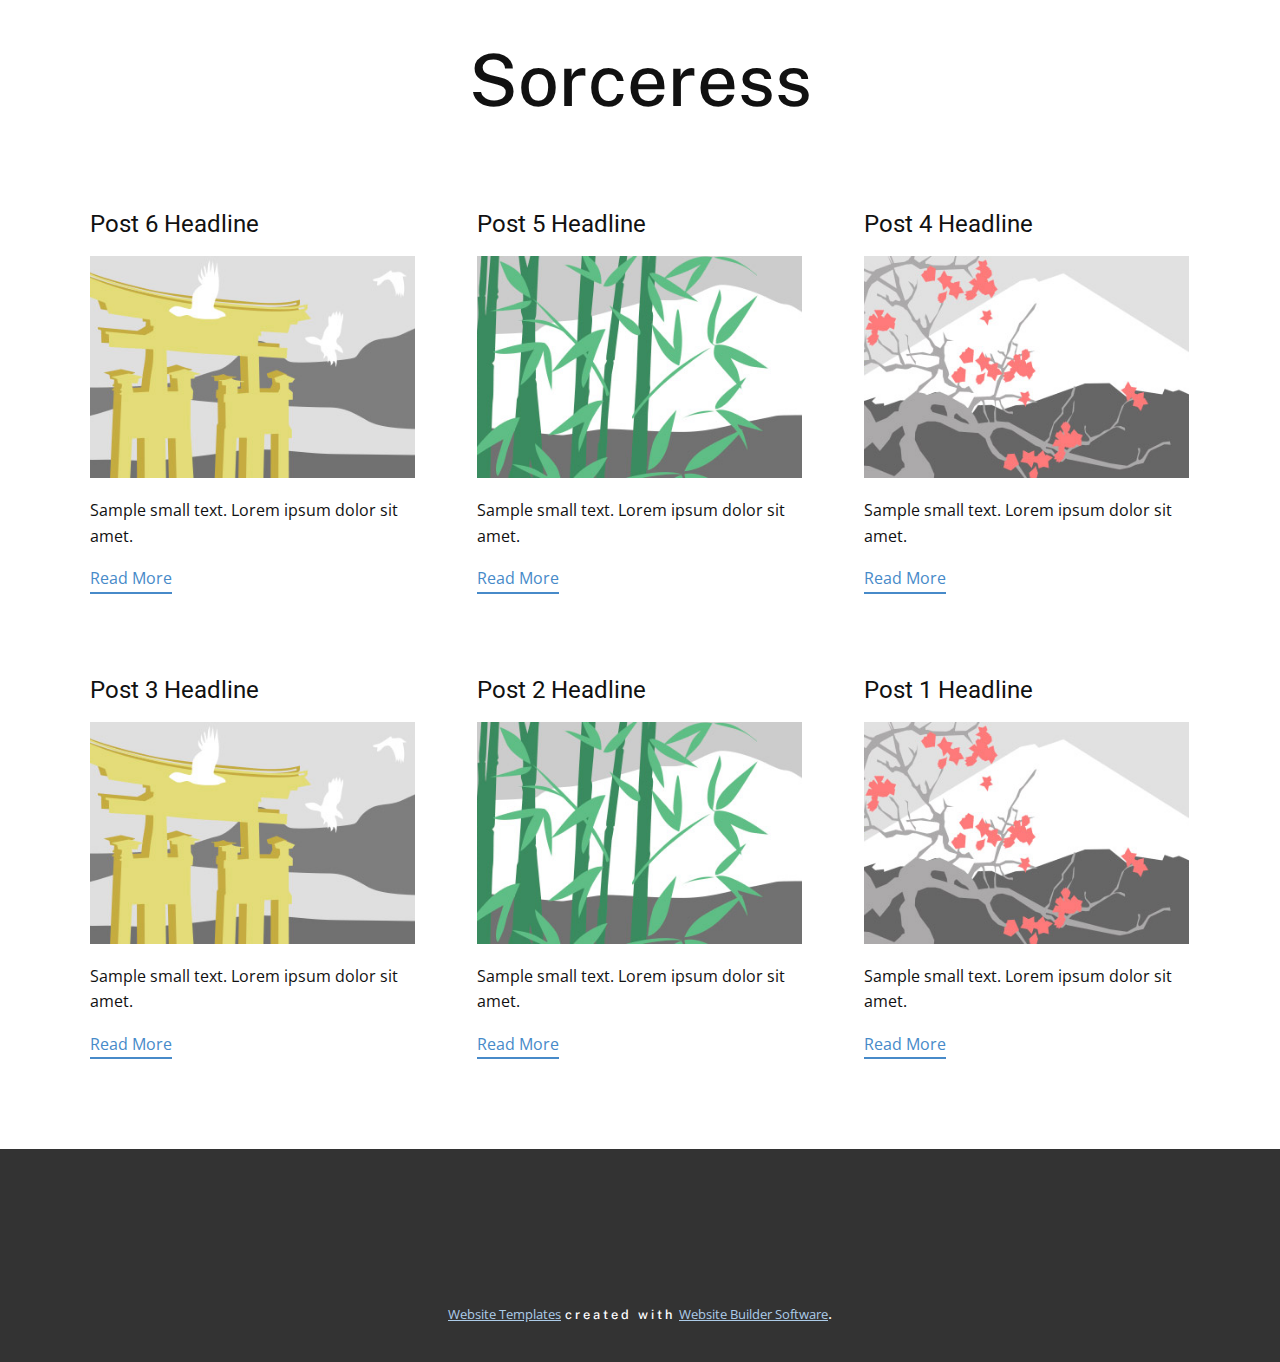
<file: blog/blog.html>
<html style="font-size: 16px;" lang="en"><head>
    <meta name="viewport" content="width=device-width, initial-scale=1.0">
    <meta charset="utf-8">
    <meta name="keywords" content="Sorceress">
    <meta name="description" content="">
    <title>Blog Template</title>
    <link rel="stylesheet" href="../nicepage.css" media="screen">
<link rel="stylesheet" href="../Blog-Template.css" media="screen">
    <script class="u-script" type="text/javascript" src="../jquery.js" defer=""></script>
    <script class="u-script" type="text/javascript" src="../nicepage.js" defer=""></script>
    <meta name="generator" content="Nicepage 4.13.4, nicepage.com">
    <link id="u-theme-google-font" rel="stylesheet" href="https://fonts.googleapis.com/css?family=Roboto:100,100i,300,300i,400,400i,500,500i,700,700i,900,900i|Open+Sans:300,300i,400,400i,500,500i,600,600i,700,700i,800,800i">
    <link id="u-page-google-font" rel="stylesheet" href="https://fonts.googleapis.com/css?family=Public+Sans:100,100i,200,200i,300,300i,400,400i,500,500i,600,600i,700,700i,800,800i,900,900i">
    
    
    <script type="application/ld+json">{
		"@context": "http://schema.org",
		"@type": "Organization",
		"name": ""
}</script>
    <meta name="theme-color" content="#478ac9">
  </head>
  <body class="u-body u-xl-mode"><header class="u-clearfix u-header u-header" id="sec-ce32"><div class="u-align-left u-clearfix u-sheet u-sheet-1">
        <h1 class="u-text u-text-default u-title u-text-1">Sorceress</h1>
      </div></header>
    <section class="u-clearfix u-section-1" id="sec-d90a">
      <div class="u-clearfix u-sheet u-valign-middle u-sheet-1"><!--blog--><!--blog_options_json--><!--{"type":"Recent","source":"","tags":"","count":""}--><!--/blog_options_json-->
        <div class="u-blog u-expanded-width u-repeater u-repeater-1"><!--blog_post-->
          <div class="u-blog-post u-container-style u-repeater-item u-white u-repeater-item-1">
            <div class="u-container-layout u-similar-container u-valign-top u-container-layout-1"><!--blog_post_header-->
              <h4 class="u-blog-control u-text u-text-1">
                <a class="u-post-header-link" href="../blog/post-5.html">Post 6 Headline</a>
              </h4><!--/blog_post_header--><!--blog_post_image-->
              <a class="u-post-header-link" href="../blog/post-5.html"><img alt="" class="u-blog-control u-expanded-width u-image u-image-default u-image-1" src="[data-uri]"></a><!--/blog_post_image--><!--blog_post_content-->
              <div class="u-blog-control u-post-content u-text u-text-2 fr-view">Sample small text. Lorem ipsum dolor sit amet.</div><!--/blog_post_content--><!--blog_post_readmore-->
              <a href="../blog/post-5.html" class="u-blog-control u-border-2 u-border-palette-1-base u-btn u-btn-rectangle u-button-style u-none u-btn-1"><!--blog_post_readmore_content--><!--options_json--><!--{"content":"","defaultValue":"Read More"}--><!--/options_json-->Read More<!--/blog_post_readmore_content--></a><!--/blog_post_readmore-->
            </div>
          </div><div class="u-blog-post u-container-style u-repeater-item u-video-cover u-white">
            <div class="u-container-layout u-similar-container u-valign-top u-container-layout-2"><!--blog_post_header-->
              <h4 class="u-blog-control u-text u-text-3">
                <a class="u-post-header-link" href="../blog/post-4.html">Post 5 Headline</a>
              </h4><!--/blog_post_header--><!--blog_post_image-->
              <a class="u-post-header-link" href="../blog/post-4.html"><img alt="" class="u-blog-control u-expanded-width u-image u-image-default u-image-2" src="[data-uri]"></a><!--/blog_post_image--><!--blog_post_content-->
              <div class="u-blog-control u-post-content u-text u-text-4 fr-view">Sample small text. Lorem ipsum dolor sit amet.</div><!--/blog_post_content--><!--blog_post_readmore-->
              <a href="../blog/post-4.html" class="u-blog-control u-border-2 u-border-palette-1-base u-btn u-btn-rectangle u-button-style u-none u-btn-2"><!--blog_post_readmore_content--><!--options_json--><!--{"content":"","defaultValue":"Read More"}--><!--/options_json-->Read More<!--/blog_post_readmore_content--></a><!--/blog_post_readmore-->
            </div>
          </div><div class="u-blog-post u-container-style u-repeater-item u-video-cover u-white">
            <div class="u-container-layout u-similar-container u-valign-top u-container-layout-3"><!--blog_post_header-->
              <h4 class="u-blog-control u-text u-text-5">
                <a class="u-post-header-link" href="../blog/post-3.html">Post 4 Headline</a>
              </h4><!--/blog_post_header--><!--blog_post_image-->
              <a class="u-post-header-link" href="../blog/post-3.html"><img alt="" class="u-blog-control u-expanded-width u-image u-image-default u-image-3" src="[data-uri]"></a><!--/blog_post_image--><!--blog_post_content-->
              <div class="u-blog-control u-post-content u-text u-text-6 fr-view">Sample small text. Lorem ipsum dolor sit amet.</div><!--/blog_post_content--><!--blog_post_readmore-->
              <a href="../blog/post-3.html" class="u-blog-control u-border-2 u-border-palette-1-base u-btn u-btn-rectangle u-button-style u-none u-btn-3"><!--blog_post_readmore_content--><!--options_json--><!--{"content":"","defaultValue":"Read More"}--><!--/options_json-->Read More<!--/blog_post_readmore_content--></a><!--/blog_post_readmore-->
            </div>
          </div><div class="u-blog-post u-container-style u-repeater-item u-white u-repeater-item-1">
            <div class="u-container-layout u-similar-container u-valign-top u-container-layout-1"><!--blog_post_header-->
              <h4 class="u-blog-control u-text u-text-1">
                <a class="u-post-header-link" href="../blog/post-2.html">Post 3 Headline</a>
              </h4><!--/blog_post_header--><!--blog_post_image-->
              <a class="u-post-header-link" href="../blog/post-2.html"><img alt="" class="u-blog-control u-expanded-width u-image u-image-default u-image-1" src="[data-uri]"></a><!--/blog_post_image--><!--blog_post_content-->
              <div class="u-blog-control u-post-content u-text u-text-2 fr-view">Sample small text. Lorem ipsum dolor sit amet.</div><!--/blog_post_content--><!--blog_post_readmore-->
              <a href="../blog/post-2.html" class="u-blog-control u-border-2 u-border-palette-1-base u-btn u-btn-rectangle u-button-style u-none u-btn-1"><!--blog_post_readmore_content--><!--options_json--><!--{"content":"","defaultValue":"Read More"}--><!--/options_json-->Read More<!--/blog_post_readmore_content--></a><!--/blog_post_readmore-->
            </div>
          </div><div class="u-blog-post u-container-style u-repeater-item u-video-cover u-white">
            <div class="u-container-layout u-similar-container u-valign-top u-container-layout-2"><!--blog_post_header-->
              <h4 class="u-blog-control u-text u-text-3">
                <a class="u-post-header-link" href="../blog/post-1.html">Post 2 Headline</a>
              </h4><!--/blog_post_header--><!--blog_post_image-->
              <a class="u-post-header-link" href="../blog/post-1.html"><img alt="" class="u-blog-control u-expanded-width u-image u-image-default u-image-2" src="[data-uri]"></a><!--/blog_post_image--><!--blog_post_content-->
              <div class="u-blog-control u-post-content u-text u-text-4 fr-view">Sample small text. Lorem ipsum dolor sit amet.</div><!--/blog_post_content--><!--blog_post_readmore-->
              <a href="../blog/post-1.html" class="u-blog-control u-border-2 u-border-palette-1-base u-btn u-btn-rectangle u-button-style u-none u-btn-2"><!--blog_post_readmore_content--><!--options_json--><!--{"content":"","defaultValue":"Read More"}--><!--/options_json-->Read More<!--/blog_post_readmore_content--></a><!--/blog_post_readmore-->
            </div>
          </div><div class="u-blog-post u-container-style u-repeater-item u-video-cover u-white">
            <div class="u-container-layout u-similar-container u-valign-top u-container-layout-3"><!--blog_post_header-->
              <h4 class="u-blog-control u-text u-text-5">
                <a class="u-post-header-link" href="../blog/post.html">Post 1 Headline</a>
              </h4><!--/blog_post_header--><!--blog_post_image-->
              <a class="u-post-header-link" href="../blog/post.html"><img alt="" class="u-blog-control u-expanded-width u-image u-image-default u-image-3" src="[data-uri]"></a><!--/blog_post_image--><!--blog_post_content-->
              <div class="u-blog-control u-post-content u-text u-text-6 fr-view">Sample small text. Lorem ipsum dolor sit amet.</div><!--/blog_post_content--><!--blog_post_readmore-->
              <a href="../blog/post.html" class="u-blog-control u-border-2 u-border-palette-1-base u-btn u-btn-rectangle u-button-style u-none u-btn-3"><!--blog_post_readmore_content--><!--options_json--><!--{"content":"","defaultValue":"Read More"}--><!--/options_json-->Read More<!--/blog_post_readmore_content--></a><!--/blog_post_readmore-->
            </div>
          </div><!--/blog_post--><!--blog_post-->
          <!--/blog_post--><!--blog_post-->
          <!--/blog_post-->
        </div><!--/blog-->
      </div>
    </section>
    
    
    <footer class="u-align-center u-clearfix u-footer u-grey-80 u-footer" id="sec-1e7e"><div class="u-clearfix u-sheet u-sheet-1"></div></footer>
    <section class="u-backlink u-clearfix u-grey-80">
      <a class="u-link" href="https://nicepage.com/website-templates" target="_blank">
        <span>Website Templates</span>
      </a>
      <p class="u-text">
        <span>created with</span>
      </p>
      <a class="u-link" href="" target="_blank">
        <span>Website Builder Software</span>
      </a>. 
    </section>
  
</body></html>
</file>
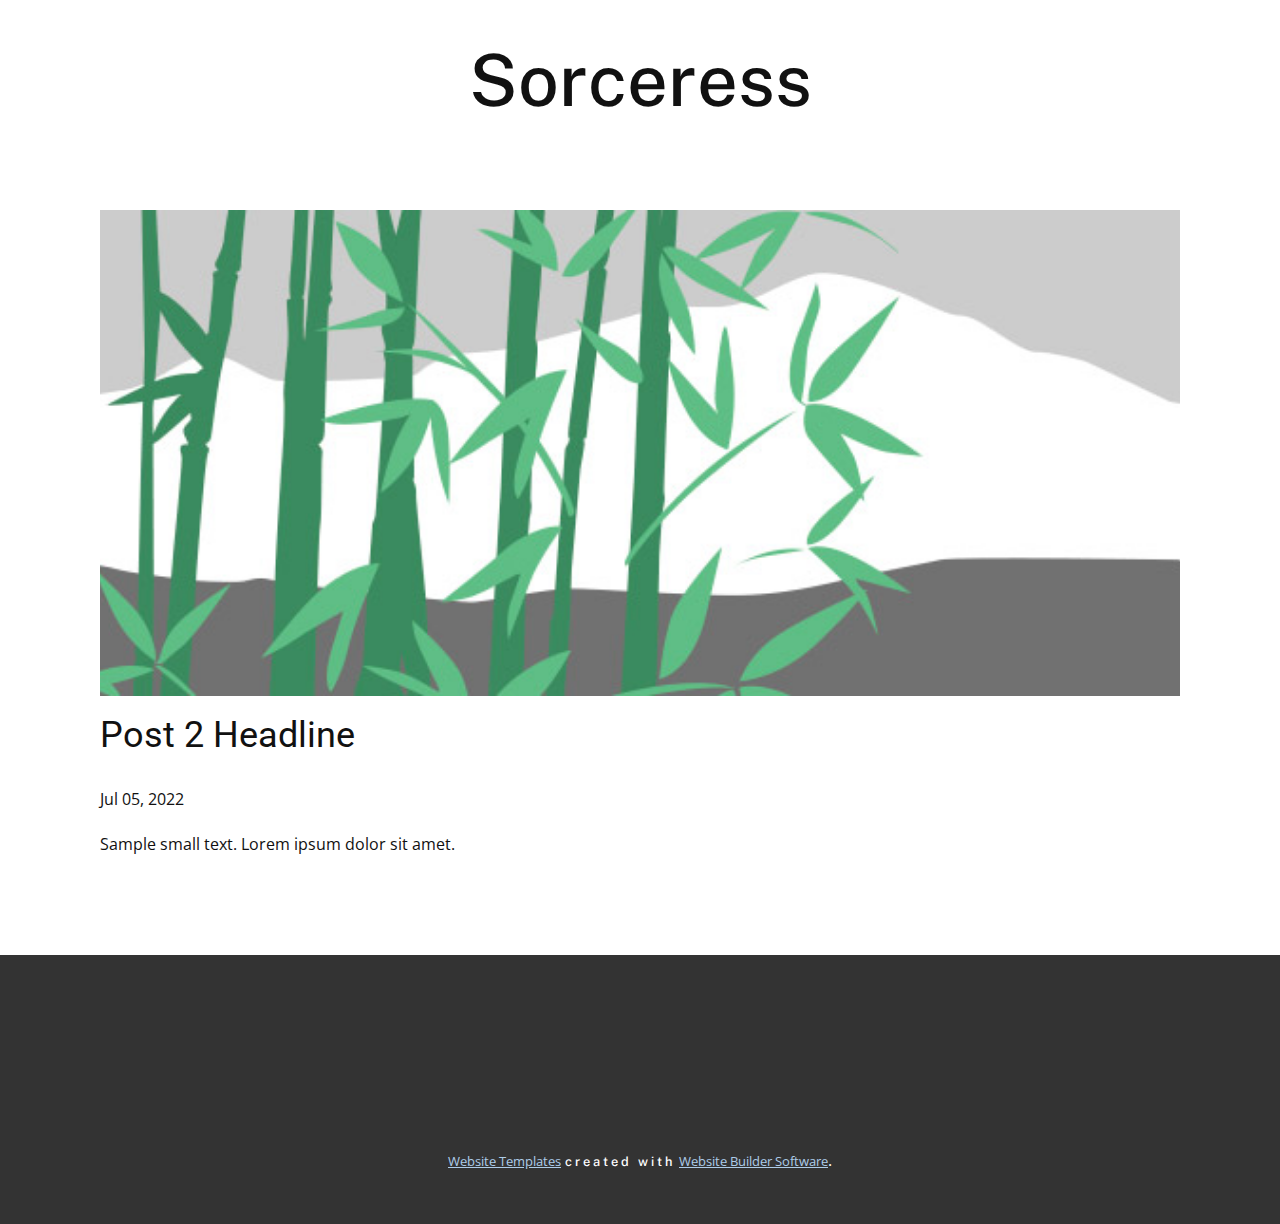
<file: blog/post-1.html>
<!doctype html>
<html style="font-size: 16px;" lang="en"><head>
    <meta name="viewport" content="width=device-width, initial-scale=1.0">
    <meta charset="utf-8">
    <meta name="keywords" content="Post 1 Headline">
    <meta name="description" content="">
    <title>Post 2 Headline</title>
    <link rel="stylesheet" href="../nicepage.css" media="screen">
<link rel="stylesheet" href="../Post-Template.css" media="screen">
    <script class="u-script" type="text/javascript" src="../jquery.js" defer=""></script>
    <script class="u-script" type="text/javascript" src="../nicepage.js" defer=""></script>
    <meta name="generator" content="Nicepage 4.13.4, nicepage.com">
    <link id="u-theme-google-font" rel="stylesheet" href="https://fonts.googleapis.com/css?family=Roboto:100,100i,300,300i,400,400i,500,500i,700,700i,900,900i|Open+Sans:300,300i,400,400i,500,500i,600,600i,700,700i,800,800i">
    <link id="u-page-google-font" rel="stylesheet" href="https://fonts.googleapis.com/css?family=Public+Sans:100,100i,200,200i,300,300i,400,400i,500,500i,600,600i,700,700i,800,800i,900,900i">
    
    
    <script type="application/ld+json">{
		"@context": "http://schema.org",
		"@type": "Organization",
		"name": ""
}</script>
    <meta name="theme-color" content="#478ac9">
  </head>
  <body class="u-body u-xl-mode"><header class="u-clearfix u-header u-header" id="sec-ce32"><div class="u-align-left u-clearfix u-sheet u-sheet-1">
        <h1 class="u-text u-text-default u-title u-text-1">Sorceress</h1>
      </div></header>
    <section class="u-align-center u-clearfix u-section-1" id="sec-d1f0">
      <div class="u-clearfix u-sheet u-valign-middle-md u-valign-middle-sm u-valign-middle-xs u-sheet-1"><!--post_details--><!--post_details_options_json--><!--{"source":""}--><!--/post_details_options_json--><!--blog_post-->
        <div class="u-container-style u-expanded-width u-post-details u-post-details-1">
          <div class="u-container-layout u-valign-middle u-container-layout-1"><!--blog_post_image-->
            <img alt="" class="u-blog-control u-expanded-width u-image u-image-default u-image-1" src="[data-uri]"><!--/blog_post_image--><!--blog_post_header-->
            <h2 class="u-blog-control u-text u-text-1">Post 2 Headline</h2><!--/blog_post_header--><!--blog_post_metadata-->
            <div class="u-blog-control u-metadata u-metadata-1"><!--blog_post_metadata_date-->
              <span class="u-meta-date u-meta-icon">Jul 05, 2022</span><!--/blog_post_metadata_date--><!--blog_post_metadata_category-->
              <!--/blog_post_metadata_category--><!--blog_post_metadata_comments-->
              <!--/blog_post_metadata_comments-->
            </div><!--/blog_post_metadata--><!--blog_post_content-->
            <div class="u-align-justify u-blog-control u-post-content u-text u-text-2 fr-view">
  Sample small text. Lorem ipsum dolor sit amet.
  </div><!--/blog_post_content-->
          </div>
        </div><!--/blog_post--><!--/post_details-->
      </div>
    </section>
    
    
    <footer class="u-align-center u-clearfix u-footer u-grey-80 u-footer" id="sec-1e7e"><div class="u-clearfix u-sheet u-sheet-1"></div></footer>
    <section class="u-backlink u-clearfix u-grey-80">
      <a class="u-link" href="https://nicepage.com/website-templates" target="_blank">
        <span>Website Templates</span>
      </a>
      <p class="u-text">
        <span>created with</span>
      </p>
      <a class="u-link" href="" target="_blank">
        <span>Website Builder Software</span>
      </a>. 
    </section>
  
</body></html>
</file>
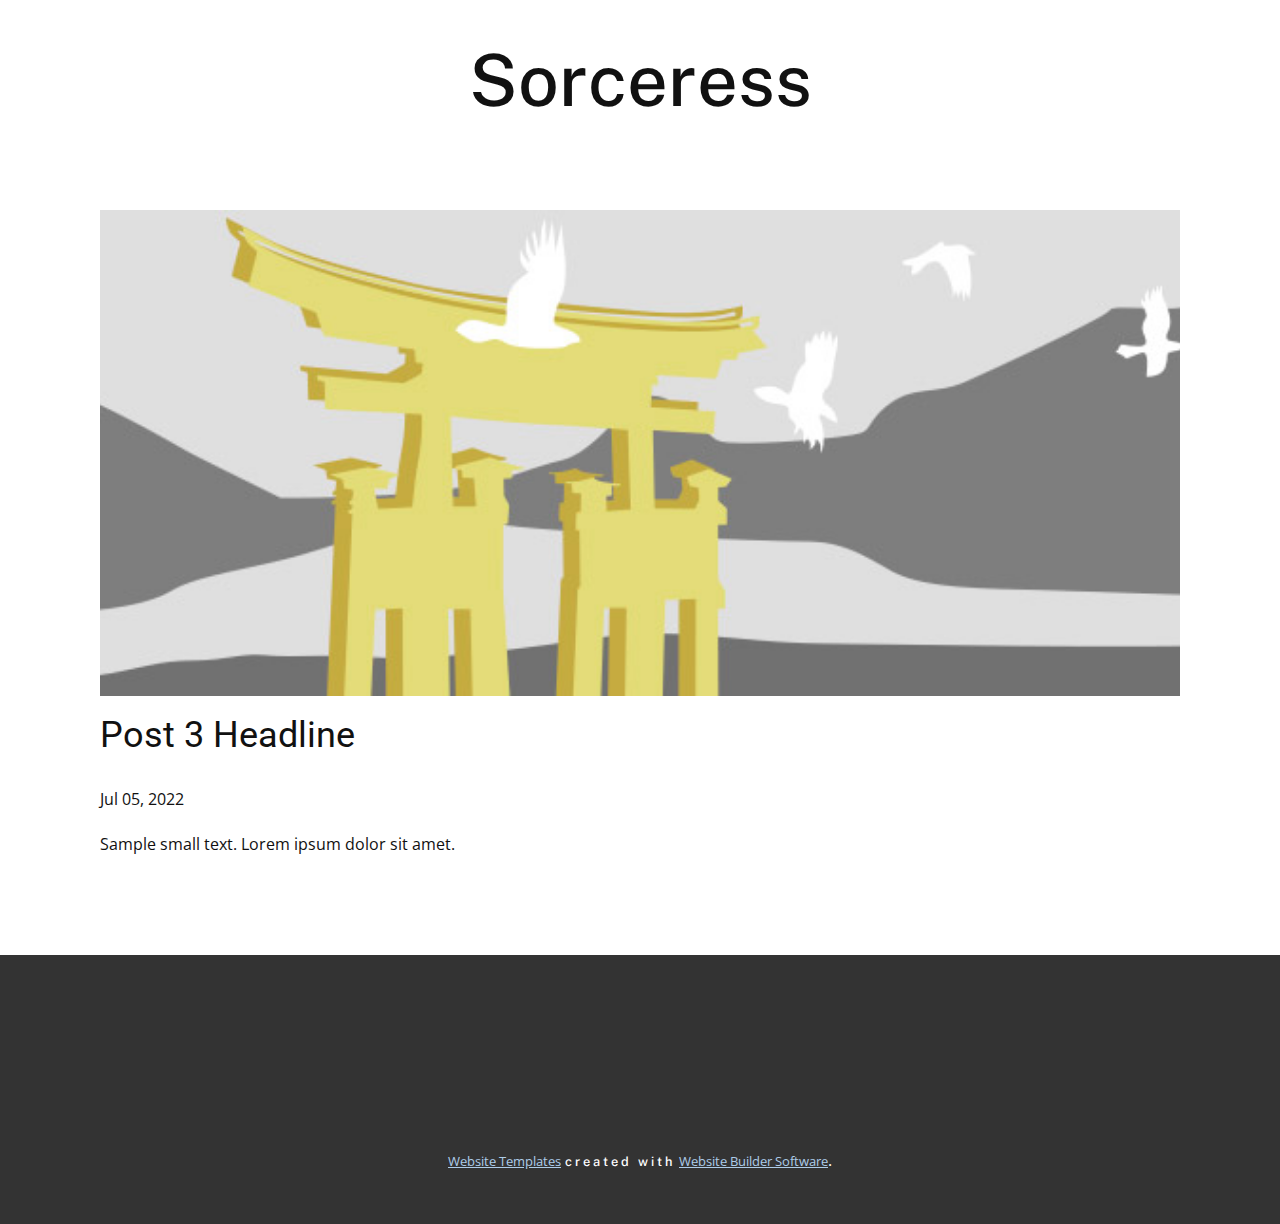
<file: blog/post-2.html>
<!doctype html>
<html style="font-size: 16px;" lang="en"><head>
    <meta name="viewport" content="width=device-width, initial-scale=1.0">
    <meta charset="utf-8">
    <meta name="keywords" content="Post 1 Headline">
    <meta name="description" content="">
    <title>Post 3 Headline</title>
    <link rel="stylesheet" href="../nicepage.css" media="screen">
<link rel="stylesheet" href="../Post-Template.css" media="screen">
    <script class="u-script" type="text/javascript" src="../jquery.js" defer=""></script>
    <script class="u-script" type="text/javascript" src="../nicepage.js" defer=""></script>
    <meta name="generator" content="Nicepage 4.13.4, nicepage.com">
    <link id="u-theme-google-font" rel="stylesheet" href="https://fonts.googleapis.com/css?family=Roboto:100,100i,300,300i,400,400i,500,500i,700,700i,900,900i|Open+Sans:300,300i,400,400i,500,500i,600,600i,700,700i,800,800i">
    <link id="u-page-google-font" rel="stylesheet" href="https://fonts.googleapis.com/css?family=Public+Sans:100,100i,200,200i,300,300i,400,400i,500,500i,600,600i,700,700i,800,800i,900,900i">
    
    
    <script type="application/ld+json">{
		"@context": "http://schema.org",
		"@type": "Organization",
		"name": ""
}</script>
    <meta name="theme-color" content="#478ac9">
  </head>
  <body class="u-body u-xl-mode"><header class="u-clearfix u-header u-header" id="sec-ce32"><div class="u-align-left u-clearfix u-sheet u-sheet-1">
        <h1 class="u-text u-text-default u-title u-text-1">Sorceress</h1>
      </div></header>
    <section class="u-align-center u-clearfix u-section-1" id="sec-d1f0">
      <div class="u-clearfix u-sheet u-valign-middle-md u-valign-middle-sm u-valign-middle-xs u-sheet-1"><!--post_details--><!--post_details_options_json--><!--{"source":""}--><!--/post_details_options_json--><!--blog_post-->
        <div class="u-container-style u-expanded-width u-post-details u-post-details-1">
          <div class="u-container-layout u-valign-middle u-container-layout-1"><!--blog_post_image-->
            <img alt="" class="u-blog-control u-expanded-width u-image u-image-default u-image-1" src="[data-uri]"><!--/blog_post_image--><!--blog_post_header-->
            <h2 class="u-blog-control u-text u-text-1">Post 3 Headline</h2><!--/blog_post_header--><!--blog_post_metadata-->
            <div class="u-blog-control u-metadata u-metadata-1"><!--blog_post_metadata_date-->
              <span class="u-meta-date u-meta-icon">Jul 05, 2022</span><!--/blog_post_metadata_date--><!--blog_post_metadata_category-->
              <!--/blog_post_metadata_category--><!--blog_post_metadata_comments-->
              <!--/blog_post_metadata_comments-->
            </div><!--/blog_post_metadata--><!--blog_post_content-->
            <div class="u-align-justify u-blog-control u-post-content u-text u-text-2 fr-view">
  Sample small text. Lorem ipsum dolor sit amet.
  </div><!--/blog_post_content-->
          </div>
        </div><!--/blog_post--><!--/post_details-->
      </div>
    </section>
    
    
    <footer class="u-align-center u-clearfix u-footer u-grey-80 u-footer" id="sec-1e7e"><div class="u-clearfix u-sheet u-sheet-1"></div></footer>
    <section class="u-backlink u-clearfix u-grey-80">
      <a class="u-link" href="https://nicepage.com/website-templates" target="_blank">
        <span>Website Templates</span>
      </a>
      <p class="u-text">
        <span>created with</span>
      </p>
      <a class="u-link" href="" target="_blank">
        <span>Website Builder Software</span>
      </a>. 
    </section>
  
</body></html>
</file>
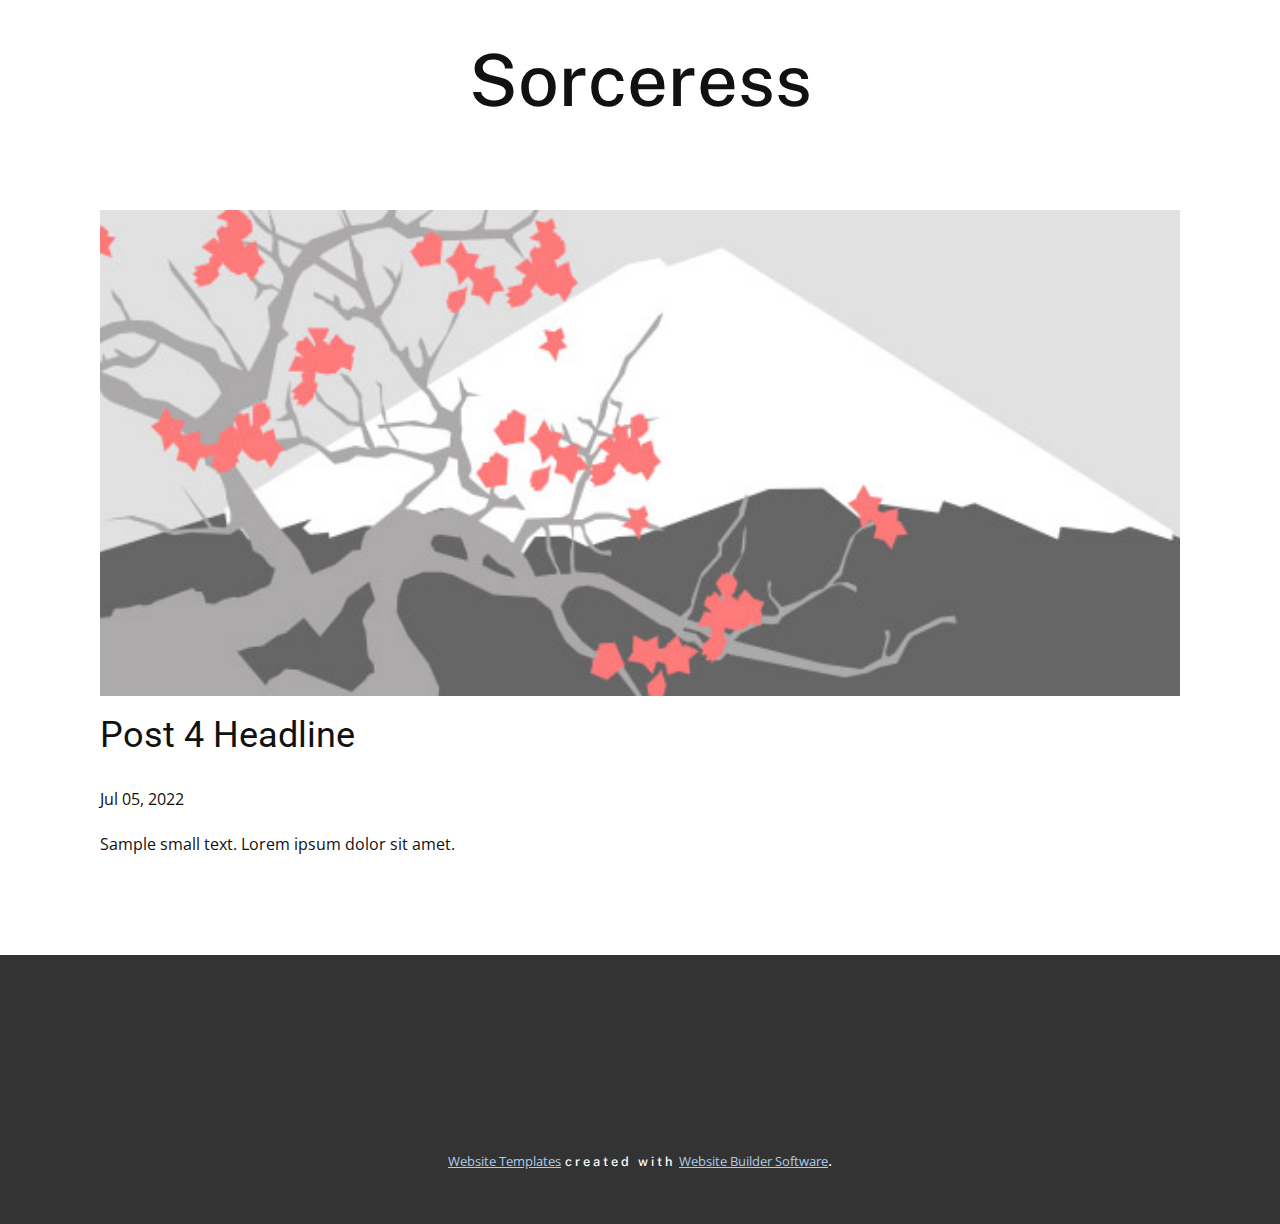
<file: blog/post-3.html>
<!doctype html>
<html style="font-size: 16px;" lang="en"><head>
    <meta name="viewport" content="width=device-width, initial-scale=1.0">
    <meta charset="utf-8">
    <meta name="keywords" content="Post 1 Headline">
    <meta name="description" content="">
    <title>Post 4 Headline</title>
    <link rel="stylesheet" href="../nicepage.css" media="screen">
<link rel="stylesheet" href="../Post-Template.css" media="screen">
    <script class="u-script" type="text/javascript" src="../jquery.js" defer=""></script>
    <script class="u-script" type="text/javascript" src="../nicepage.js" defer=""></script>
    <meta name="generator" content="Nicepage 4.13.4, nicepage.com">
    <link id="u-theme-google-font" rel="stylesheet" href="https://fonts.googleapis.com/css?family=Roboto:100,100i,300,300i,400,400i,500,500i,700,700i,900,900i|Open+Sans:300,300i,400,400i,500,500i,600,600i,700,700i,800,800i">
    <link id="u-page-google-font" rel="stylesheet" href="https://fonts.googleapis.com/css?family=Public+Sans:100,100i,200,200i,300,300i,400,400i,500,500i,600,600i,700,700i,800,800i,900,900i">
    
    
    <script type="application/ld+json">{
		"@context": "http://schema.org",
		"@type": "Organization",
		"name": ""
}</script>
    <meta name="theme-color" content="#478ac9">
  </head>
  <body class="u-body u-xl-mode"><header class="u-clearfix u-header u-header" id="sec-ce32"><div class="u-align-left u-clearfix u-sheet u-sheet-1">
        <h1 class="u-text u-text-default u-title u-text-1">Sorceress</h1>
      </div></header>
    <section class="u-align-center u-clearfix u-section-1" id="sec-d1f0">
      <div class="u-clearfix u-sheet u-valign-middle-md u-valign-middle-sm u-valign-middle-xs u-sheet-1"><!--post_details--><!--post_details_options_json--><!--{"source":""}--><!--/post_details_options_json--><!--blog_post-->
        <div class="u-container-style u-expanded-width u-post-details u-post-details-1">
          <div class="u-container-layout u-valign-middle u-container-layout-1"><!--blog_post_image-->
            <img alt="" class="u-blog-control u-expanded-width u-image u-image-default u-image-1" src="[data-uri]"><!--/blog_post_image--><!--blog_post_header-->
            <h2 class="u-blog-control u-text u-text-1">Post 4 Headline</h2><!--/blog_post_header--><!--blog_post_metadata-->
            <div class="u-blog-control u-metadata u-metadata-1"><!--blog_post_metadata_date-->
              <span class="u-meta-date u-meta-icon">Jul 05, 2022</span><!--/blog_post_metadata_date--><!--blog_post_metadata_category-->
              <!--/blog_post_metadata_category--><!--blog_post_metadata_comments-->
              <!--/blog_post_metadata_comments-->
            </div><!--/blog_post_metadata--><!--blog_post_content-->
            <div class="u-align-justify u-blog-control u-post-content u-text u-text-2 fr-view">
  Sample small text. Lorem ipsum dolor sit amet.
  </div><!--/blog_post_content-->
          </div>
        </div><!--/blog_post--><!--/post_details-->
      </div>
    </section>
    
    
    <footer class="u-align-center u-clearfix u-footer u-grey-80 u-footer" id="sec-1e7e"><div class="u-clearfix u-sheet u-sheet-1"></div></footer>
    <section class="u-backlink u-clearfix u-grey-80">
      <a class="u-link" href="https://nicepage.com/website-templates" target="_blank">
        <span>Website Templates</span>
      </a>
      <p class="u-text">
        <span>created with</span>
      </p>
      <a class="u-link" href="" target="_blank">
        <span>Website Builder Software</span>
      </a>. 
    </section>
  
</body></html>
</file>
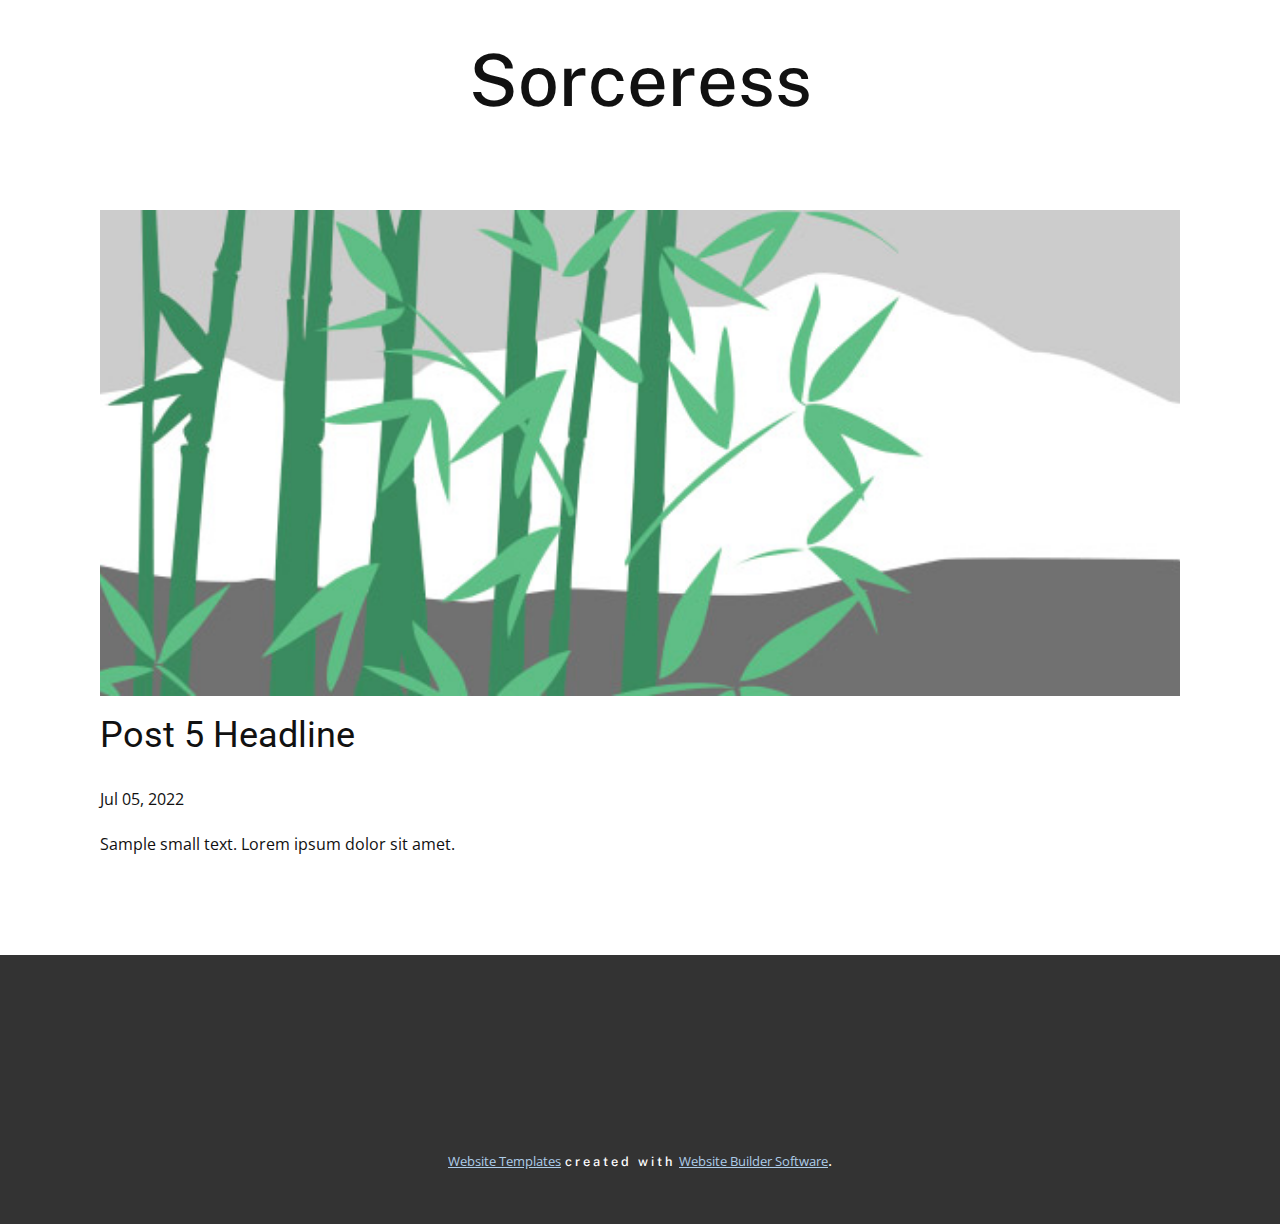
<file: blog/post-4.html>
<!doctype html>
<html style="font-size: 16px;" lang="en"><head>
    <meta name="viewport" content="width=device-width, initial-scale=1.0">
    <meta charset="utf-8">
    <meta name="keywords" content="Post 1 Headline">
    <meta name="description" content="">
    <title>Post 5 Headline</title>
    <link rel="stylesheet" href="../nicepage.css" media="screen">
<link rel="stylesheet" href="../Post-Template.css" media="screen">
    <script class="u-script" type="text/javascript" src="../jquery.js" defer=""></script>
    <script class="u-script" type="text/javascript" src="../nicepage.js" defer=""></script>
    <meta name="generator" content="Nicepage 4.13.4, nicepage.com">
    <link id="u-theme-google-font" rel="stylesheet" href="https://fonts.googleapis.com/css?family=Roboto:100,100i,300,300i,400,400i,500,500i,700,700i,900,900i|Open+Sans:300,300i,400,400i,500,500i,600,600i,700,700i,800,800i">
    <link id="u-page-google-font" rel="stylesheet" href="https://fonts.googleapis.com/css?family=Public+Sans:100,100i,200,200i,300,300i,400,400i,500,500i,600,600i,700,700i,800,800i,900,900i">
    
    
    <script type="application/ld+json">{
		"@context": "http://schema.org",
		"@type": "Organization",
		"name": ""
}</script>
    <meta name="theme-color" content="#478ac9">
  </head>
  <body class="u-body u-xl-mode"><header class="u-clearfix u-header u-header" id="sec-ce32"><div class="u-align-left u-clearfix u-sheet u-sheet-1">
        <h1 class="u-text u-text-default u-title u-text-1">Sorceress</h1>
      </div></header>
    <section class="u-align-center u-clearfix u-section-1" id="sec-d1f0">
      <div class="u-clearfix u-sheet u-valign-middle-md u-valign-middle-sm u-valign-middle-xs u-sheet-1"><!--post_details--><!--post_details_options_json--><!--{"source":""}--><!--/post_details_options_json--><!--blog_post-->
        <div class="u-container-style u-expanded-width u-post-details u-post-details-1">
          <div class="u-container-layout u-valign-middle u-container-layout-1"><!--blog_post_image-->
            <img alt="" class="u-blog-control u-expanded-width u-image u-image-default u-image-1" src="[data-uri]"><!--/blog_post_image--><!--blog_post_header-->
            <h2 class="u-blog-control u-text u-text-1">Post 5 Headline</h2><!--/blog_post_header--><!--blog_post_metadata-->
            <div class="u-blog-control u-metadata u-metadata-1"><!--blog_post_metadata_date-->
              <span class="u-meta-date u-meta-icon">Jul 05, 2022</span><!--/blog_post_metadata_date--><!--blog_post_metadata_category-->
              <!--/blog_post_metadata_category--><!--blog_post_metadata_comments-->
              <!--/blog_post_metadata_comments-->
            </div><!--/blog_post_metadata--><!--blog_post_content-->
            <div class="u-align-justify u-blog-control u-post-content u-text u-text-2 fr-view">
  Sample small text. Lorem ipsum dolor sit amet.
  </div><!--/blog_post_content-->
          </div>
        </div><!--/blog_post--><!--/post_details-->
      </div>
    </section>
    
    
    <footer class="u-align-center u-clearfix u-footer u-grey-80 u-footer" id="sec-1e7e"><div class="u-clearfix u-sheet u-sheet-1"></div></footer>
    <section class="u-backlink u-clearfix u-grey-80">
      <a class="u-link" href="https://nicepage.com/website-templates" target="_blank">
        <span>Website Templates</span>
      </a>
      <p class="u-text">
        <span>created with</span>
      </p>
      <a class="u-link" href="" target="_blank">
        <span>Website Builder Software</span>
      </a>. 
    </section>
  
</body></html>
</file>
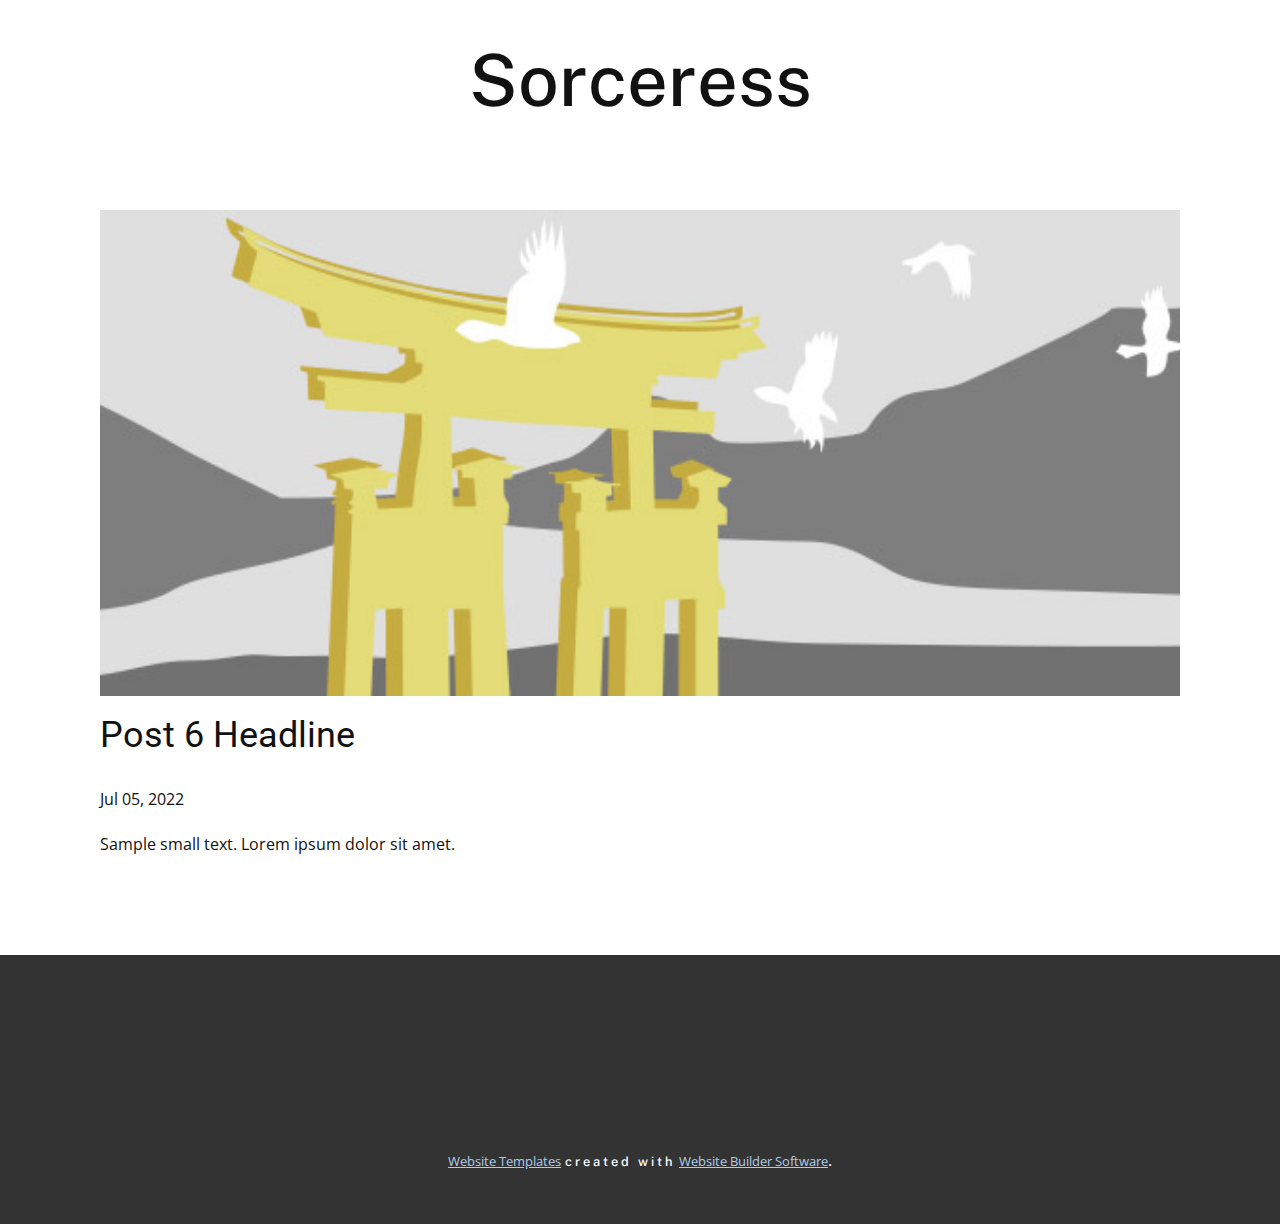
<file: blog/post-5.html>
<!doctype html>
<html style="font-size: 16px;" lang="en"><head>
    <meta name="viewport" content="width=device-width, initial-scale=1.0">
    <meta charset="utf-8">
    <meta name="keywords" content="Post 1 Headline">
    <meta name="description" content="">
    <title>Post 6 Headline</title>
    <link rel="stylesheet" href="../nicepage.css" media="screen">
<link rel="stylesheet" href="../Post-Template.css" media="screen">
    <script class="u-script" type="text/javascript" src="../jquery.js" defer=""></script>
    <script class="u-script" type="text/javascript" src="../nicepage.js" defer=""></script>
    <meta name="generator" content="Nicepage 4.13.4, nicepage.com">
    <link id="u-theme-google-font" rel="stylesheet" href="https://fonts.googleapis.com/css?family=Roboto:100,100i,300,300i,400,400i,500,500i,700,700i,900,900i|Open+Sans:300,300i,400,400i,500,500i,600,600i,700,700i,800,800i">
    <link id="u-page-google-font" rel="stylesheet" href="https://fonts.googleapis.com/css?family=Public+Sans:100,100i,200,200i,300,300i,400,400i,500,500i,600,600i,700,700i,800,800i,900,900i">
    
    
    <script type="application/ld+json">{
		"@context": "http://schema.org",
		"@type": "Organization",
		"name": ""
}</script>
    <meta name="theme-color" content="#478ac9">
  </head>
  <body class="u-body u-xl-mode"><header class="u-clearfix u-header u-header" id="sec-ce32"><div class="u-align-left u-clearfix u-sheet u-sheet-1">
        <h1 class="u-text u-text-default u-title u-text-1">Sorceress</h1>
      </div></header>
    <section class="u-align-center u-clearfix u-section-1" id="sec-d1f0">
      <div class="u-clearfix u-sheet u-valign-middle-md u-valign-middle-sm u-valign-middle-xs u-sheet-1"><!--post_details--><!--post_details_options_json--><!--{"source":""}--><!--/post_details_options_json--><!--blog_post-->
        <div class="u-container-style u-expanded-width u-post-details u-post-details-1">
          <div class="u-container-layout u-valign-middle u-container-layout-1"><!--blog_post_image-->
            <img alt="" class="u-blog-control u-expanded-width u-image u-image-default u-image-1" src="[data-uri]"><!--/blog_post_image--><!--blog_post_header-->
            <h2 class="u-blog-control u-text u-text-1">Post 6 Headline</h2><!--/blog_post_header--><!--blog_post_metadata-->
            <div class="u-blog-control u-metadata u-metadata-1"><!--blog_post_metadata_date-->
              <span class="u-meta-date u-meta-icon">Jul 05, 2022</span><!--/blog_post_metadata_date--><!--blog_post_metadata_category-->
              <!--/blog_post_metadata_category--><!--blog_post_metadata_comments-->
              <!--/blog_post_metadata_comments-->
            </div><!--/blog_post_metadata--><!--blog_post_content-->
            <div class="u-align-justify u-blog-control u-post-content u-text u-text-2 fr-view">
  Sample small text. Lorem ipsum dolor sit amet.
  </div><!--/blog_post_content-->
          </div>
        </div><!--/blog_post--><!--/post_details-->
      </div>
    </section>
    
    
    <footer class="u-align-center u-clearfix u-footer u-grey-80 u-footer" id="sec-1e7e"><div class="u-clearfix u-sheet u-sheet-1"></div></footer>
    <section class="u-backlink u-clearfix u-grey-80">
      <a class="u-link" href="https://nicepage.com/website-templates" target="_blank">
        <span>Website Templates</span>
      </a>
      <p class="u-text">
        <span>created with</span>
      </p>
      <a class="u-link" href="" target="_blank">
        <span>Website Builder Software</span>
      </a>. 
    </section>
  
</body></html>
</file>
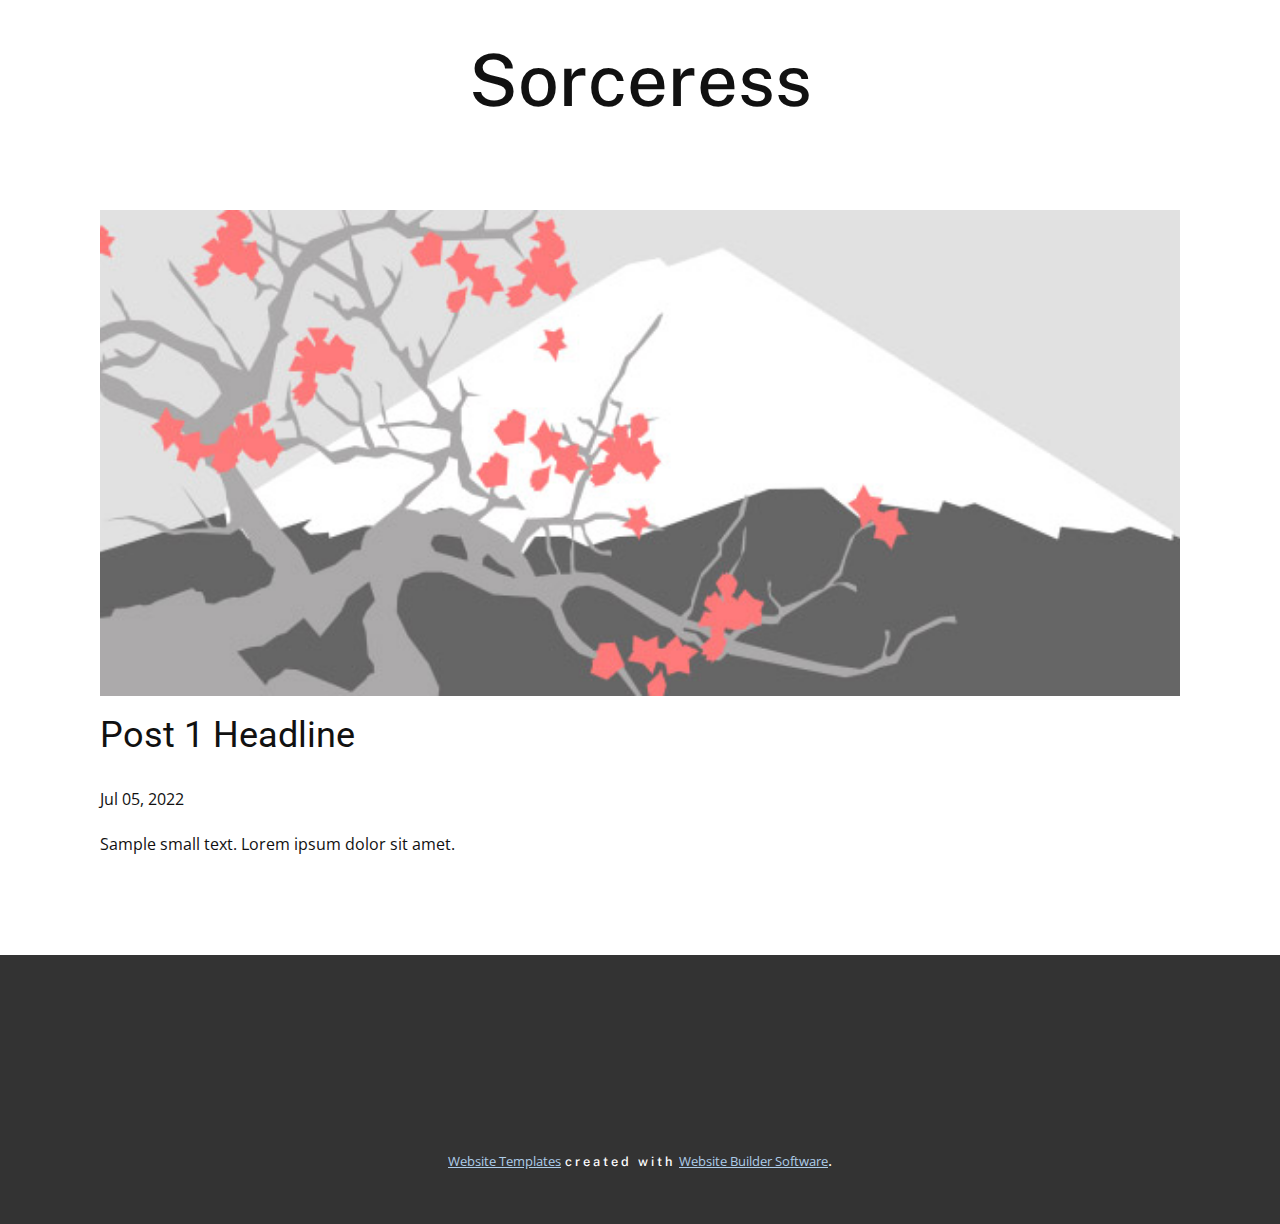
<file: blog/post.html>
<!doctype html>
<html style="font-size: 16px;" lang="en"><head>
    <meta name="viewport" content="width=device-width, initial-scale=1.0">
    <meta charset="utf-8">
    <meta name="keywords" content="Post 1 Headline">
    <meta name="description" content="">
    <title>Post 1 Headline</title>
    <link rel="stylesheet" href="../nicepage.css" media="screen">
<link rel="stylesheet" href="../Post-Template.css" media="screen">
    <script class="u-script" type="text/javascript" src="../jquery.js" defer=""></script>
    <script class="u-script" type="text/javascript" src="../nicepage.js" defer=""></script>
    <meta name="generator" content="Nicepage 4.13.4, nicepage.com">
    <link id="u-theme-google-font" rel="stylesheet" href="https://fonts.googleapis.com/css?family=Roboto:100,100i,300,300i,400,400i,500,500i,700,700i,900,900i|Open+Sans:300,300i,400,400i,500,500i,600,600i,700,700i,800,800i">
    <link id="u-page-google-font" rel="stylesheet" href="https://fonts.googleapis.com/css?family=Public+Sans:100,100i,200,200i,300,300i,400,400i,500,500i,600,600i,700,700i,800,800i,900,900i">
    
    
    <script type="application/ld+json">{
		"@context": "http://schema.org",
		"@type": "Organization",
		"name": ""
}</script>
    <meta name="theme-color" content="#478ac9">
  </head>
  <body class="u-body u-xl-mode"><header class="u-clearfix u-header u-header" id="sec-ce32"><div class="u-align-left u-clearfix u-sheet u-sheet-1">
        <h1 class="u-text u-text-default u-title u-text-1">Sorceress</h1>
      </div></header>
    <section class="u-align-center u-clearfix u-section-1" id="sec-d1f0">
      <div class="u-clearfix u-sheet u-valign-middle-md u-valign-middle-sm u-valign-middle-xs u-sheet-1"><!--post_details--><!--post_details_options_json--><!--{"source":""}--><!--/post_details_options_json--><!--blog_post-->
        <div class="u-container-style u-expanded-width u-post-details u-post-details-1">
          <div class="u-container-layout u-valign-middle u-container-layout-1"><!--blog_post_image-->
            <img alt="" class="u-blog-control u-expanded-width u-image u-image-default u-image-1" src="[data-uri]"><!--/blog_post_image--><!--blog_post_header-->
            <h2 class="u-blog-control u-text u-text-1">Post 1 Headline</h2><!--/blog_post_header--><!--blog_post_metadata-->
            <div class="u-blog-control u-metadata u-metadata-1"><!--blog_post_metadata_date-->
              <span class="u-meta-date u-meta-icon">Jul 05, 2022</span><!--/blog_post_metadata_date--><!--blog_post_metadata_category-->
              <!--/blog_post_metadata_category--><!--blog_post_metadata_comments-->
              <!--/blog_post_metadata_comments-->
            </div><!--/blog_post_metadata--><!--blog_post_content-->
            <div class="u-align-justify u-blog-control u-post-content u-text u-text-2 fr-view">
  Sample small text. Lorem ipsum dolor sit amet.
  </div><!--/blog_post_content-->
          </div>
        </div><!--/blog_post--><!--/post_details-->
      </div>
    </section>
    
    
    <footer class="u-align-center u-clearfix u-footer u-grey-80 u-footer" id="sec-1e7e"><div class="u-clearfix u-sheet u-sheet-1"></div></footer>
    <section class="u-backlink u-clearfix u-grey-80">
      <a class="u-link" href="https://nicepage.com/website-templates" target="_blank">
        <span>Website Templates</span>
      </a>
      <p class="u-text">
        <span>created with</span>
      </p>
      <a class="u-link" href="" target="_blank">
        <span>Website Builder Software</span>
      </a>. 
    </section>
  
</body></html>
</file>
